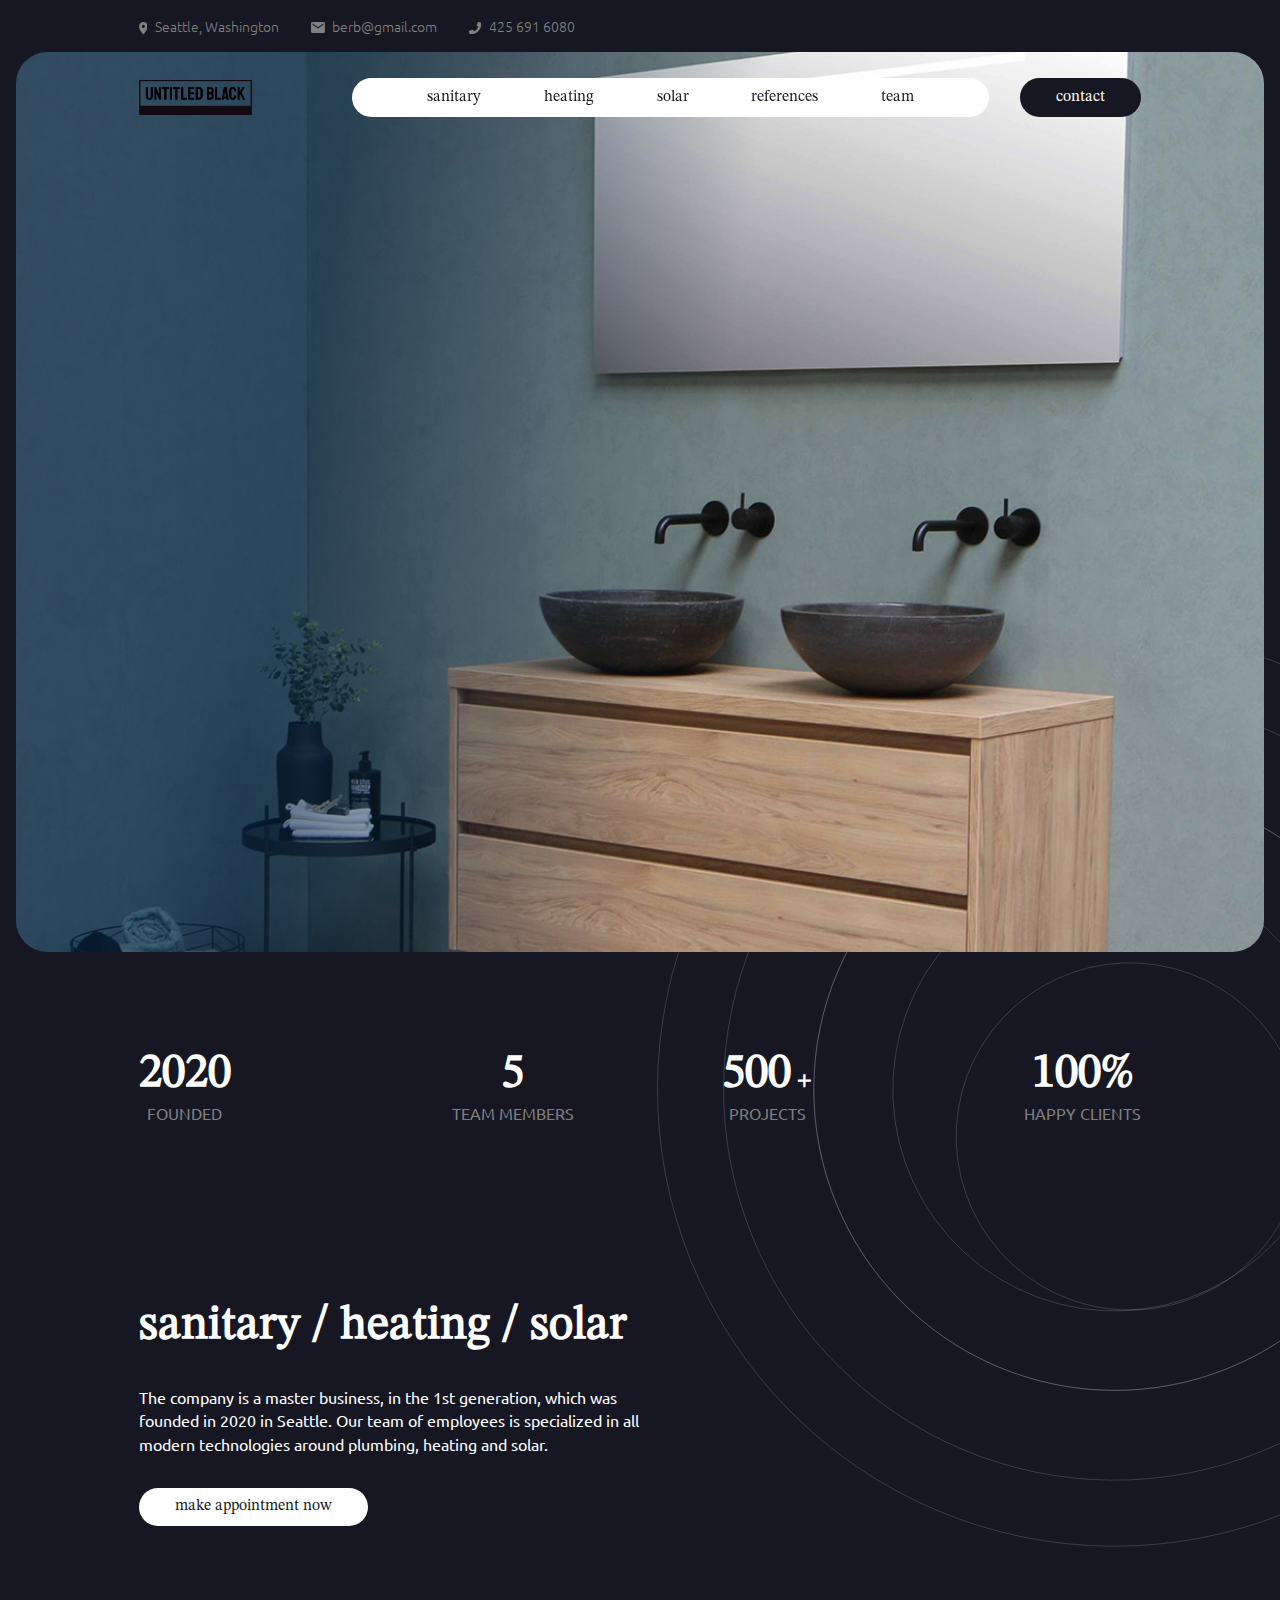
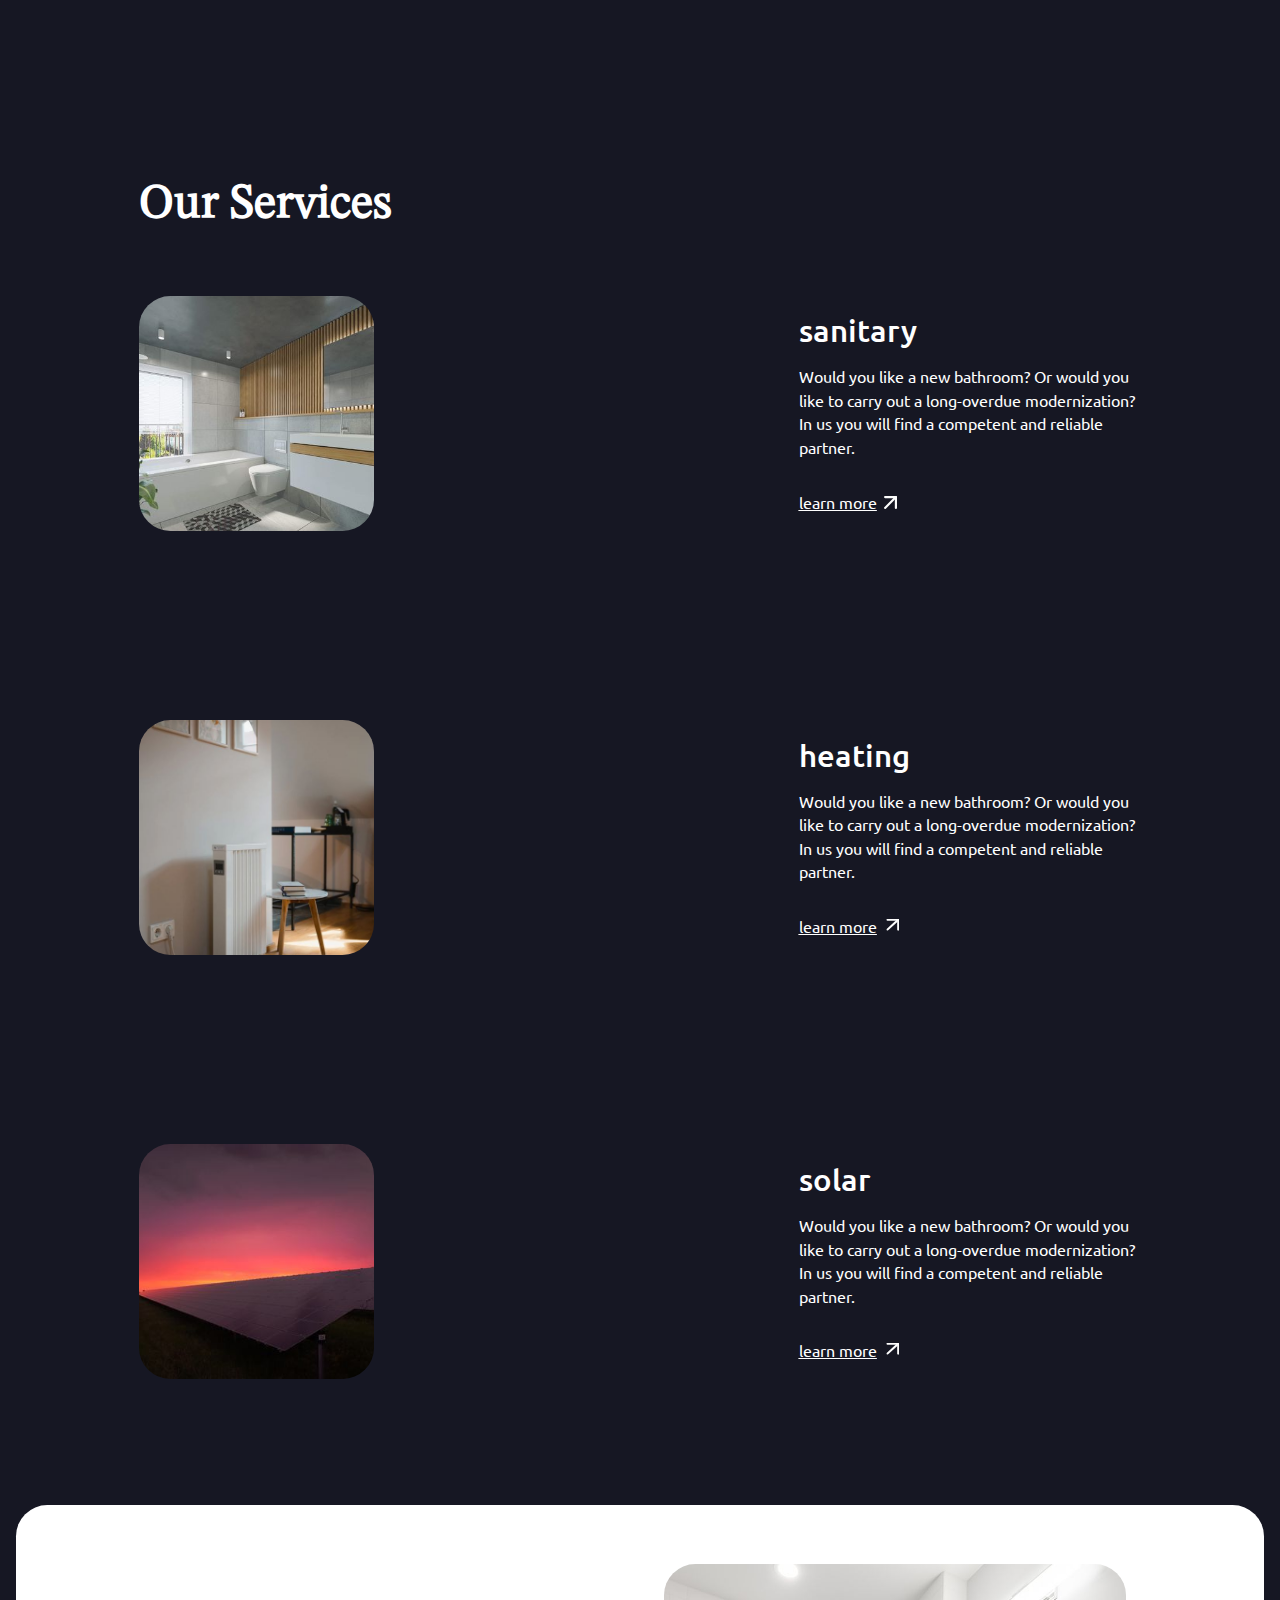
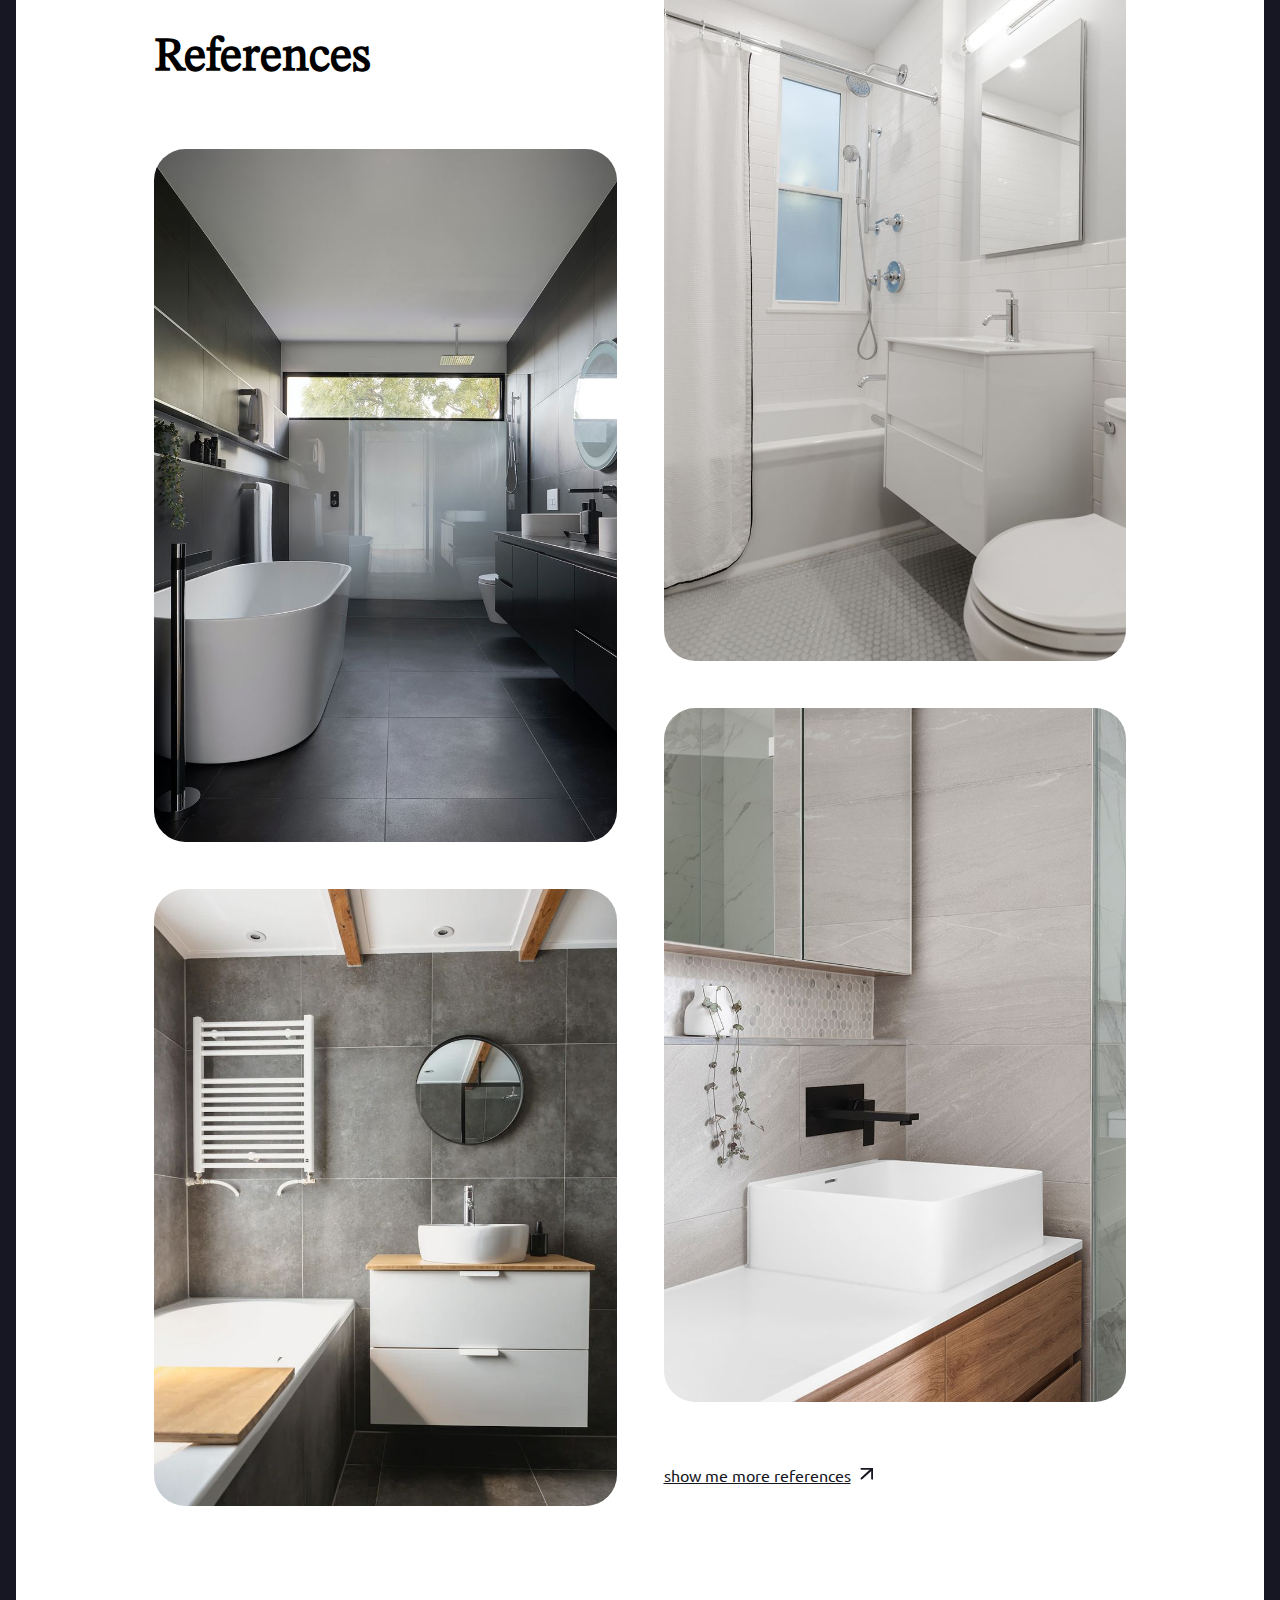
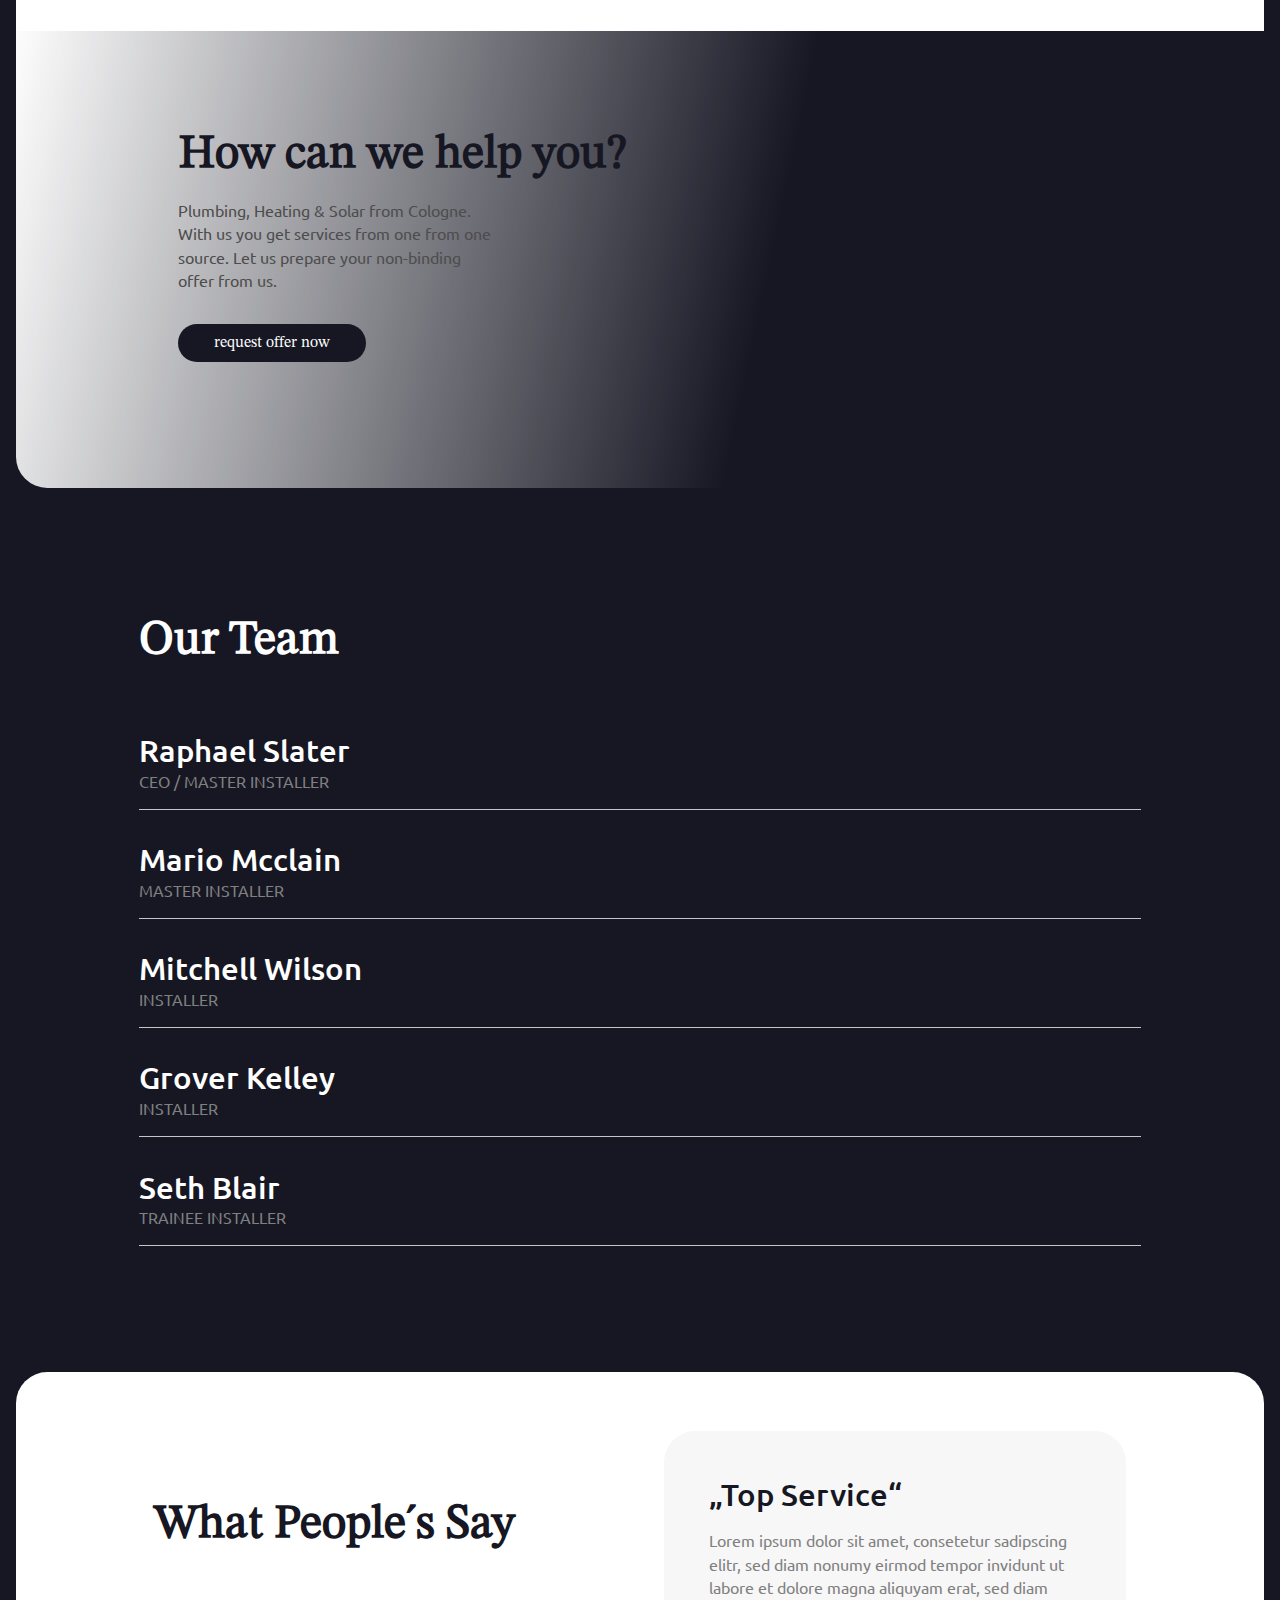
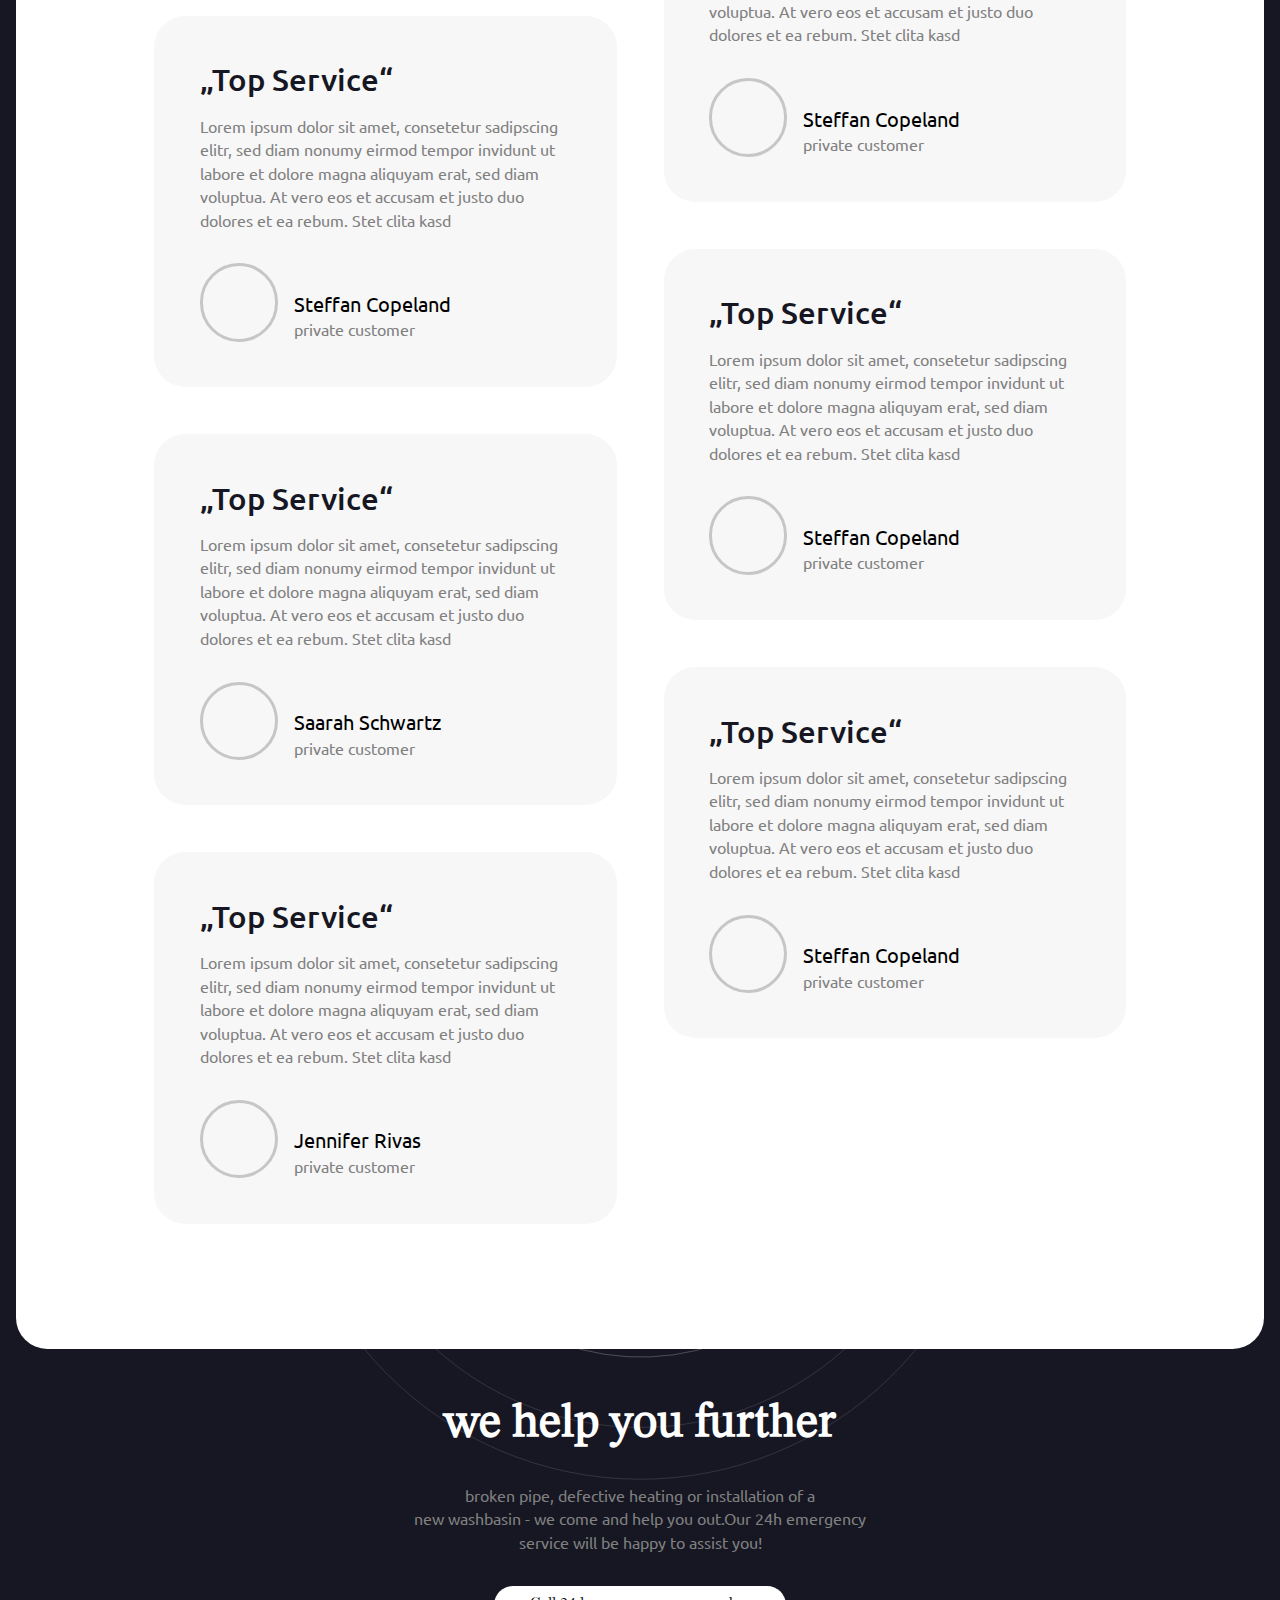
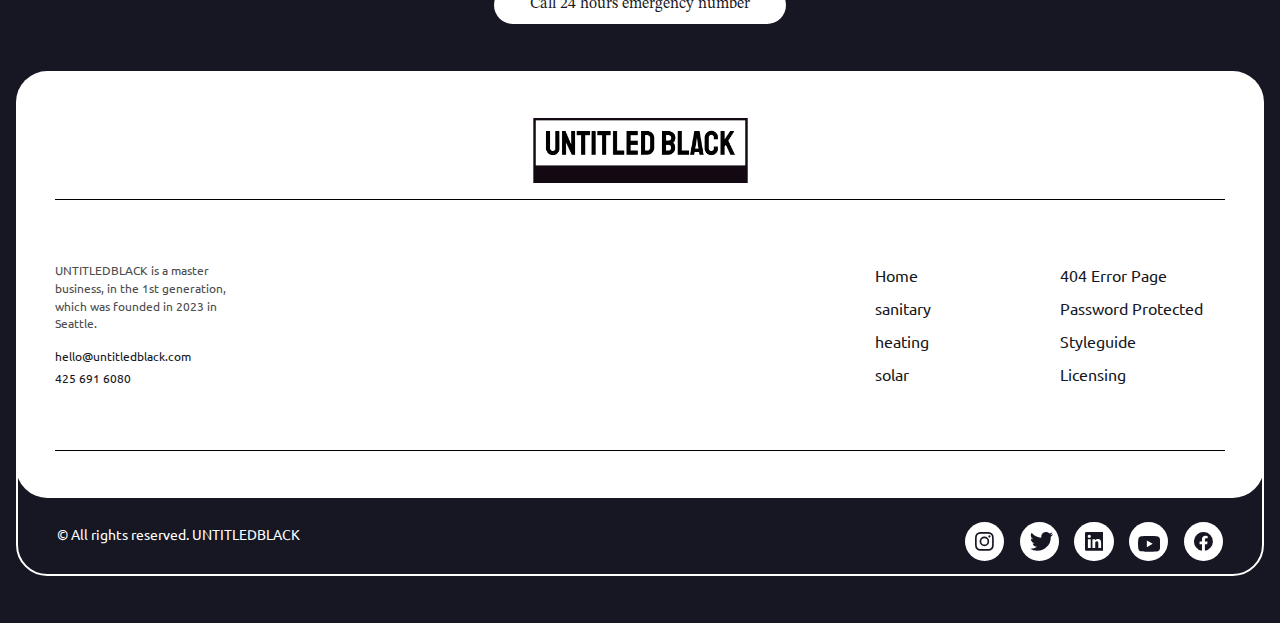
<file: index.html>
<!DOCTYPE html><!--  This site was created in Webflow. https://www.webflow.com  -->
<!--  Last Published: Tue Jan 02 2024 19:08:53 GMT+0000 (Coordinated Universal Time)  -->
<html data-wf-page="6572323140461cb928bf7d5e" data-wf-site="6572323140461cb928bf7d28">
<head>
  <meta charset="utf-8">
  <title>BERB V6</title>
  <meta content="BERB V6" property="og:title">
  <meta content="https://uploads-ssl.webflow.com/63d0b7c49d7a968c2b256268/63d0c2df8842ec0da1ada6e4_berb-webflow-template-hero.jpg" property="og:image">
  <meta content="BERB V6" property="twitter:title">
  <meta content="https://uploads-ssl.webflow.com/63d0b7c49d7a968c2b256268/63d0c2df8842ec0da1ada6e4_berb-webflow-template-hero.jpg" property="twitter:image">
  <meta content="width=device-width, initial-scale=1" name="viewport">
  <meta content="Webflow" name="generator">
  <link href="css/normalize.css" rel="stylesheet" type="text/css">
  <link href="css/webflow.css" rel="stylesheet" type="text/css">
  <link href="css/plumbing-f1a7d2.webflow.css" rel="stylesheet" type="text/css">
  <script type="text/javascript">!function(o,c){var n=c.documentElement,t=" w-mod-";n.className+=t+"js",("ontouchstart"in o||o.DocumentTouch&&c instanceof DocumentTouch)&&(n.className+=t+"touch")}(window,document);</script>
  <link href="images/favicon.png" rel="shortcut icon" type="image/x-icon">
  <link href="images/webclip.png" rel="apple-touch-icon">
</head>
<body>
  <div class="page-wrapper background-color-dark-blue overflow-hidden">
    <div data-w-id="1da2bd3a-efc3-6d2e-f4f3-fe41e6211877" data-animation="default" data-collapse="medium" data-duration="400" data-easing="ease" data-easing2="ease" role="banner" class="berb-navbar w-nav">
      <div class="berb-navbar">
        <div class="padding-global">
          <div class="container-medium">
            <div class="navbar-wrapper">
              <a href="index.html" data-w-id="1da2bd3a-efc3-6d2e-f4f3-fe41e621187c" aria-current="page" class="w-nav-brand w--current"><img src="images/logo-no-background.png" loading="lazy" width="113" sizes="113px" alt="" srcset="images/logo-no-background.png 500w, images/logo-no-background.png 800w, images/logo-no-background.png 1080w, images/logo-no-background.png 1500w"></a>
              <div class="nav-menu-wrapper">
                <nav role="navigation" class="nav-menu w-nav-menu">
                  <div class="padding-global">
                    <a href="sanitary.html" class="berb-nav-link w-nav-link">sanitary</a>
                    <a href="heating.html" class="berb-nav-link w-nav-link">heating</a>
                    <a href="solar.html" class="berb-nav-link w-nav-link">solar</a>
                    <a href="references.html" class="berb-nav-link w-nav-link">references</a>
                    <a href="https://berb-plumbing.webflow.io/#team" class="berb-nav-link w-nav-link">team</a>
                  </div>
                </nav>
                <a href="contact.html" class="nav-button-link w-inline-block">
                  <div data-w-id="1da2bd3a-efc3-6d2e-f4f3-fe41e621188b" class="button">contact</div>
                </a>
                <div class="menu-button w-nav-button">
                  <div class="icon-2 w-icon-nav-menu"></div>
                </div>
              </div>
            </div>
          </div>
        </div>
      </div>
    </div>
    <div class="global-styles w-embed">
      <style>
/* Make text look crisper and more legible in all browsers */
body {
  -webkit-font-smoothing: antialiased;
  -moz-osx-font-smoothing: grayscale;
  font-smoothing: antialiased;
  text-rendering: optimizeLegibility;
}
/* Focus state style for keyboard navigation for the focusable elements */
*[tabindex]:focus-visible,
  input[type="file"]:focus-visible {
   outline: 0.125rem solid #4d65ff;
   outline-offset: 0.125rem;
}
/* Get rid of top margin on first element in any rich text element */
.w-richtext > :not(div):first-child, .w-richtext > div:first-child > :first-child {
  margin-top: 0 !important;
}
/* Get rid of bottom margin on last element in any rich text element */
.w-richtext>:last-child, .w-richtext ol li:last-child, .w-richtext ul li:last-child {
	margin-bottom: 0 !important;
}
/* Prevent all click and hover interaction with an element */
.pointer-events-off {
	pointer-events: none;
}
/* Enables all click and hover interaction with an element */
.pointer-events-on {
  pointer-events: auto;
}
/* Create a class of .div-square which maintains a 1:1 dimension of a div */
.div-square::after {
	content: "";
	display: block;
	padding-bottom: 100%;
}
/* Make sure containers never lose their center alignment */
.container-medium,.container-small, .container-large {
	margin-right: auto !important;
  margin-left: auto !important;
}
/* 
Make the following elements inherit typography styles from the parent and not have hardcoded values. 
Important: You will not be able to style for example "All Links" in Designer with this CSS applied.
Uncomment this CSS to use it in the project. Leave this message for future hand-off.
*/
/*
a,
.w-input,
.w-select,
.w-tab-link,
.w-nav-link,
.w-dropdown-btn,
.w-dropdown-toggle,
.w-dropdown-link {
  color: inherit;
  text-decoration: inherit;
  font-size: inherit;
}
*/
/* Apply "..." after 3 lines of text */
.text-style-3lines {
	display: -webkit-box;
	overflow: hidden;
	-webkit-line-clamp: 3;
	-webkit-box-orient: vertical;
}
/* Apply "..." after 2 lines of text */
.text-style-2lines {
	display: -webkit-box;
	overflow: hidden;
	-webkit-line-clamp: 2;
	-webkit-box-orient: vertical;
}
/* Adds inline flex display */
.display-inlineflex {
  display: inline-flex;
}
/* These classes are never overwritten */
.hide {
  display: none !important;
}
@media screen and (max-width: 991px) {
    .hide, .hide-tablet {
        display: none !important;
    }
}
  @media screen and (max-width: 767px) {
    .hide-mobile-landscape{
      display: none !important;
    }
}
  @media screen and (max-width: 479px) {
    .hide-mobile{
      display: none !important;
    }
}
.margin-0 {
  margin: 0rem !important;
}
.padding-0 {
  padding: 0rem !important;
}
.spacing-clean {
padding: 0rem !important;
margin: 0rem !important;
}
.margin-top {
  margin-right: 0rem !important;
  margin-bottom: 0rem !important;
  margin-left: 0rem !important;
}
.padding-top {
  padding-right: 0rem !important;
  padding-bottom: 0rem !important;
  padding-left: 0rem !important;
}
.margin-right {
  margin-top: 0rem !important;
  margin-bottom: 0rem !important;
  margin-left: 0rem !important;
}
.padding-right {
  padding-top: 0rem !important;
  padding-bottom: 0rem !important;
  padding-left: 0rem !important;
}
.margin-bottom {
  margin-top: 0rem !important;
  margin-right: 0rem !important;
  margin-left: 0rem !important;
}
.padding-bottom {
  padding-top: 0rem !important;
  padding-right: 0rem !important;
  padding-left: 0rem !important;
}
.margin-left {
  margin-top: 0rem !important;
  margin-right: 0rem !important;
  margin-bottom: 0rem !important;
}
.padding-left {
  padding-top: 0rem !important;
  padding-right: 0rem !important;
  padding-bottom: 0rem !important;
}
.margin-horizontal {
  margin-top: 0rem !important;
  margin-bottom: 0rem !important;
}
.padding-horizontal {
  padding-top: 0rem !important;
  padding-bottom: 0rem !important;
}
.margin-vertical {
  margin-right: 0rem !important;
  margin-left: 0rem !important;
}
.padding-vertical {
  padding-right: 0rem !important;
  padding-left: 0rem !important;
}
</style>
      <style>
  html { font-size: 1.125rem; }
  @media screen and (max-width:1920px) { html { font-size: calc(0.625rem + 0.41666666666666674vw); } }
  @media screen and (max-width:1440px) { html { font-size: calc(0.8126951092611863rem + 0.20811654526534862vw); } }
  @media screen and (max-width:479px) { html { font-size: calc(0.7494769874476988rem + 0.8368200836820083vw); } }
</style>
    </div>
    <main class="main-wrapper">
      <section class="section-home-hero">
        <div class="container-medium">
          <div class="contact-infos-wrapper">
            <a href="#" class="infos-on-top-wrapper w-inline-block">
              <div class="html-embed w-embed"><svg xmlns="http://www.w3.org/2000/svg" height="100%" viewbox="0 0 10.145 14.492">
                  <path id="Icon_material-place" data-name="Icon material-place" d="M12.572,3A5.069,5.069,0,0,0,7.5,8.072c0,3.8,5.072,9.42,5.072,9.42s5.072-5.616,5.072-9.42A5.069,5.069,0,0,0,12.572,3Zm0,6.884a1.812,1.812,0,1,1,1.812-1.812A1.812,1.812,0,0,1,12.572,9.884Z" transform="translate(-7.5 -3)" fill="currentColor"></path>
                </svg></div>
              <div class="text-color-grey text-size-small text-weight-light">Seattle, Washington</div>
            </a>
            <a href="#" class="infos-on-top-wrapper w-inline-block">
              <div class="html-embed mail w-embed"><svg xmlns="http://www.w3.org/2000/svg" height="100%" viewbox="0 0 15.273 12">
                  <path id="Icon_ionic-md-mail" data-name="Icon ionic-md-mail" d="M16.068,5.625H3.7A1.459,1.459,0,0,0,2.25,7.08V16.17A1.459,1.459,0,0,0,3.7,17.625H16.068a1.459,1.459,0,0,0,1.455-1.455V7.08A1.459,1.459,0,0,0,16.068,5.625Zm-.182,3.091-6,4-6-4V7.261l6,4,6-4Z" transform="translate(-2.25 -5.625)" fill="currentColor"></path>
                </svg></div>
              <div class="text-color-grey text-size-small text-weight-light">berb@gmail.com</div>
            </a>
            <a href="#" class="infos-on-top-wrapper w-inline-block">
              <div class="html-embed w-embed"><svg xmlns="http://www.w3.org/2000/svg" height="100%" viewbox="0 0 12.219 12.219">
                  <path id="Icon_awesome-phone" data-name="Icon awesome-phone" d="M11.774.587,9.292.014a.576.576,0,0,0-.656.332L7.491,3.018a.571.571,0,0,0,.165.668L9.1,4.87A8.845,8.845,0,0,1,4.873,9.1L3.689,7.653a.572.572,0,0,0-.668-.165L.348,8.634a.58.58,0,0,0-.334.659l.573,2.482a.573.573,0,0,0,.558.444A11.072,11.072,0,0,0,12.218,1.145.572.572,0,0,0,11.774.587Z" transform="translate(0.001 0.001)" fill="currentColor"></path>
                </svg></div>
              <div class="text-color-grey text-size-small text-weight-light">425 691 6080</div>
            </a>
          </div>
        </div>
        <div class="padding-hero-section-small">
          <div class="berb-home-hero_component">
            <div class="w-layout-grid home-hero_component padding-global">
              <div id="w-node-_5f8e0033-9e36-2832-1960-f6d8ece6a561-28bf7d5e" class="container-medium">
                <div class="home-hero_content">
                  <div class="clip">
                    <h1 data-w-id="dad77e7d-819f-ea39-2dfd-2d7fc0f89872" style="-webkit-transform:translate3d(0, 100%, 0) scale3d(1, 1, 1) rotateX(0) rotateY(0) rotateZ(0) skew(0, 0);-moz-transform:translate3d(0, 100%, 0) scale3d(1, 1, 1) rotateX(0) rotateY(0) rotateZ(0) skew(0, 0);-ms-transform:translate3d(0, 100%, 0) scale3d(1, 1, 1) rotateX(0) rotateY(0) rotateZ(0) skew(0, 0);transform:translate3d(0, 100%, 0) scale3d(1, 1, 1) rotateX(0) rotateY(0) rotateZ(0) skew(0, 0)" class="hero-headline text-color-white mobile">YOUR PLUMBING</h1>
                  </div>
                  <div class="clip">
                    <h1 data-w-id="1f8182f6-5ea1-8b68-9645-770f90f38d44" style="-webkit-transform:translate3d(0, 100%, 0) scale3d(1, 1, 1) rotateX(0) rotateY(0) rotateZ(0) skew(0, 0);-moz-transform:translate3d(0, 100%, 0) scale3d(1, 1, 1) rotateX(0) rotateY(0) rotateZ(0) skew(0, 0);-ms-transform:translate3d(0, 100%, 0) scale3d(1, 1, 1) rotateX(0) rotateY(0) rotateZ(0) skew(0, 0);transform:translate3d(0, 100%, 0) scale3d(1, 1, 1) rotateX(0) rotateY(0) rotateZ(0) skew(0, 0)" class="hero-headline text-color-white mobile">SPECIALIST <br></h1>
                  </div>
                  <div class="clip">
                    <h1 data-w-id="341b21aa-5ad7-1b0d-999a-f36e97804f5f" style="-webkit-transform:translate3d(0, 100%, 0) scale3d(1, 1, 1) rotateX(0) rotateY(0) rotateZ(0) skew(0, 0);-moz-transform:translate3d(0, 100%, 0) scale3d(1, 1, 1) rotateX(0) rotateY(0) rotateZ(0) skew(0, 0);-ms-transform:translate3d(0, 100%, 0) scale3d(1, 1, 1) rotateX(0) rotateY(0) rotateZ(0) skew(0, 0);transform:translate3d(0, 100%, 0) scale3d(1, 1, 1) rotateX(0) rotateY(0) rotateZ(0) skew(0, 0)" class="hero-headline text-color-white mobile">IN SEATTLE</h1>
                  </div>
                  <div class="padding-bottom padding-small"></div>
                  <div class="padding-bottom-2 padding-small"></div>
                  <div class="max-width-medium">
                    <div data-w-id="dad77e7d-819f-ea39-2dfd-2d7fc0f89875" style="opacity:0" class="text-size-medium-2 text-color-grey">we are a certified company &amp; provide best plumbing services for you &amp; your company.</div>
                  </div>
                  <div class="padding-bottom-2 padding-large"></div>
                  <div class="max-width-xxsmall-2">
                    <div class="hero-button-wrapper">
                      <a data-w-id="eda62d84-e74a-b920-c588-20cb6e9db380" style="opacity:0" href="contact.html" class="button display-inlineflex w-button">contact</a>
                      <a href="#learn-more" data-w-id="8749b7bf-d18e-8827-ca26-46fad0f65f2a" style="opacity:0" class="learn-more-link-block w-inline-block">
                        <div class="lern-more-text">Learn more</div>
                        <div data-w-id="942b04f0-9a51-89fc-3057-e1bd554c4093" style="-webkit-transform:translate3d(0px, 0rem, 0px) scale3d(1, 1, 1) rotateX(0) rotateY(0) rotateZ(0) skew(0, 0);-moz-transform:translate3d(0px, 0rem, 0px) scale3d(1, 1, 1) rotateX(0) rotateY(0) rotateZ(0) skew(0, 0);-ms-transform:translate3d(0px, 0rem, 0px) scale3d(1, 1, 1) rotateX(0) rotateY(0) rotateZ(0) skew(0, 0);transform:translate3d(0px, 0rem, 0px) scale3d(1, 1, 1) rotateX(0) rotateY(0) rotateZ(0) skew(0, 0);transform-style:preserve-3d" class="learn-more-icon w-embed"><svg xmlns="http://www.w3.org/2000/svg" height="auto" viewbox="0 0 23.828 23">
                            <g transform="translate(-6.086 -6.5)">
                              <path id="Pfad_470" data-name="Pfad 470" d="M18,7.5v21" fill="currentcolor" stroke="currentcolor" stroke-linecap="round" stroke-linejoin="round" stroke-width="2"></path>
                              <path id="Pfad_471" data-name="Pfad 471" d="M28.5,18,18,28.5,7.5,18" fill="none" stroke="currentcolor" stroke-linecap="round" stroke-linejoin="round" stroke-width="2"></path>
                            </g>
                          </svg></div>
                      </a>
                    </div>
                  </div>
                </div>
              </div>
            </div>
          </div>
        </div>
      </section>
      <section id="learn-more" class="section-home-about position-relativ">
        <div class="padding-global">
          <div class="padding-section-small">
            <div class="container-medium">
              <div class="about_component">
                <div id="w-node-_28a214a8-b504-608d-dc71-eb3b3cc846ba-28bf7d5e" class="about-numbers-wrapper fade-in">
                  <div class="heading-style-h2---berb text-color-white">2020</div>
                  <div class="text-color-grey text-style-allcaps">FOUNDED</div>
                </div>
                <div id="w-node-_60036c26-2504-9790-a7df-8977dccf5f57-28bf7d5e" class="about-numbers-wrapper fade-in-1">
                  <div class="heading-style-h2---berb text-color-white">5</div>
                  <div class="text-color-grey text-style-allcaps">Team members</div>
                </div>
                <div id="w-node-_8bd26ec8-c5de-5866-3b3f-1d975a76f191-28bf7d5e" class="about-numbers-wrapper fade-in-2">
                  <div class="heading-style-h2---berb text-color-white">500<span class="numers-plus">+</span></div>
                  <div class="text-color-grey text-style-allcaps">Projects</div>
                </div>
                <div id="w-node-e936ce7f-9a4e-d7bb-308c-66ae88f2f776-28bf7d5e" class="about-numbers-wrapper fade-in-3">
                  <div class="heading-style-h2---berb text-color-white">100%</div>
                  <div class="text-color-grey text-style-allcaps">Happy CLients</div>
                </div>
              </div>
            </div>
          </div>
        </div><img src="images/BERB-circle.svg" loading="lazy" data-w-id="f0ae6647-0a42-5b90-33ce-5fe81442c131" alt="" class="circle-image position-absolut">
      </section>
      <section class="section-home-sanitary-heating-solar">
        <div class="padding-global">
          <div class="padding-section-large">
            <div class="container-medium">
              <div class="sanitary-heating-solar_component">
                <div id="w-node-efb8b664-3689-267e-30b6-80ec32d48f8c-28bf7d5e" class="sanitary-heating-solar-wrapper">
                  <div class="heading-style-h2---berb text-color-white slide-in-left">sanitary / heating / solar</div>
                  <div class="padding-bottom padding-medium"></div>
                  <div class="max-width-medium-xl">
                    <p class="text-color-white slide-in-left_2">The company is a master business, in the 1st generation, which was founded in 2020 in Seattle. Our team of employees is specialized in all modern technologies around plumbing, heating and solar.</p>
                  </div>
                  <div class="padding-bottom padding-medium"></div>
                  <a href="#" class="button-secondary w-button">make appointment now</a>
                </div>
              </div>
            </div>
          </div>
        </div>
      </section>
      <section class="section-home-services z-index-1">
        <div class="padding-global">
          <div class="padding-section-large">
            <div class="container-medium">
              <h2 class="heading-style-h2---berb text-color-white slide-in-left">Our Services</h2>
              <div class="padding-bottom padding-medium"></div>
              <div class="padding-bottom padding-medium"></div>
              <div class="our-services_component">
                <a id="w-node-_8865343b-50d4-3b33-325a-983dd5d773fc-28bf7d5e" data-w-id="8865343b-50d4-3b33-325a-983dd5d773fc" href="#" class="our-services-wrapper w-inline-block"><img src="images/berb-badezimmer-services.jpg" loading="lazy" sizes="(max-width: 479px) 92vw, (max-width: 767px) 44vw, (max-width: 991px) 29vw, 23vw" srcset="images/berb-badezimmer-services-p-500.jpg 500w, images/berb-badezimmer-services-p-800.jpg 800w, images/berb-badezimmer-services-p-1080.jpg 1080w, images/berb-badezimmer-services-p-1600.jpg 1600w, images/berb-badezimmer-services-p-2000.jpg 2000w, images/berb-badezimmer-services.jpg 2500w" alt="sanitary service bathroom" class="sanitary-image"></a>
                <div id="w-node-e648c49e-67c7-fabb-7e8e-619791f0bb66-28bf7d5e" class="our-service-home-content">
                  <h2 data-w-id="d6ef51e7-ae4e-0b3a-024b-85fbbf67f5ec" class="heading-style-our-services text-color-white">sanitary</h2>
                  <div class="padding-bottom padding-small"></div>
                  <p class="text-color-white fade-in">Would you like a new bathroom? Or would you like to carry out a long-overdue modernization? In us you will find a competent and reliable partner.</p>
                  <div class="padding-bottom padding-medium"></div>
                  <a href="sanitary.html" class="our-services-link-wrapper fade-in-1 w-inline-block">
                    <div class="learn-more-link">learn more</div><img src="images/arrow-right-up.svg" loading="lazy" alt="" class="image">
                  </a>
                </div>
                <div id="w-node-_655461bc-0008-76a8-59f5-ec05d43817e6-28bf7d5e" class="divider-wrapper">
                  <div class="padding-bottom padding-large"></div>
                  <div class="padding-bottom padding-medium"></div>
                  <div id="w-node-_9f7b0c76-7af5-af9a-d234-8e9b99726439-28bf7d5e" data-w-id="9f7b0c76-7af5-af9a-d234-8e9b99726439" style="-webkit-transform:translate3d(0, 0, 0) scale3d(0, 0, 1) rotateX(0) rotateY(0) rotateZ(0) skew(0, 0);-moz-transform:translate3d(0, 0, 0) scale3d(0, 0, 1) rotateX(0) rotateY(0) rotateZ(0) skew(0, 0);-ms-transform:translate3d(0, 0, 0) scale3d(0, 0, 1) rotateX(0) rotateY(0) rotateZ(0) skew(0, 0);transform:translate3d(0, 0, 0) scale3d(0, 0, 1) rotateX(0) rotateY(0) rotateZ(0) skew(0, 0)" class="our-services-divider"></div>
                  <div class="padding-bottom padding-large"></div>
                  <div class="padding-bottom padding-medium"></div>
                </div>
                <a id="w-node-_06d98277-505d-26be-73a4-50689fb7abc8-28bf7d5e" data-w-id="06d98277-505d-26be-73a4-50689fb7abc8" href="#" class="our-services-wrapper w-inline-block"><img src="images/berb-heating-services.jpg" loading="lazy" sizes="(max-width: 479px) 92vw, (max-width: 767px) 44vw, (max-width: 991px) 29vw, 23vw" srcset="images/berb-heating-services-p-500.jpg 500w, images/berb-heating-services-p-800.jpg 800w, images/berb-heating-services.jpg 900w" alt="berb heating services" class="sanitary-image"></a>
                <div id="w-node-_37b5660c-0ee6-64c9-9eb6-40bb60b4941a-28bf7d5e" class="our-service-home-content">
                  <h2 data-w-id="37b5660c-0ee6-64c9-9eb6-40bb60b4941b" class="heading-style-our-services text-color-white">heating</h2>
                  <div class="padding-bottom padding-small"></div>
                  <p class="text-color-white fade-in">Would you like a new bathroom? Or would you like to carry out a long-overdue modernization? In us you will find a competent and reliable partner.</p>
                  <div class="padding-bottom padding-medium"></div>
                  <a data-w-id="37b5660c-0ee6-64c9-9eb6-40bb60b49421" href="heating.html" class="our-services-link-wrapper w-inline-block">
                    <div class="learn-more-link">learn more</div><img src="images/arrow-right-up.svg" loading="lazy" style="-webkit-transform:translate3d(0.15rem, -0.15rem, 0) scale3d(1, 1, 1) rotateX(0) rotateY(0) rotateZ(0) skew(0, 0);-moz-transform:translate3d(0.15rem, -0.15rem, 0) scale3d(1, 1, 1) rotateX(0) rotateY(0) rotateZ(0) skew(0, 0);-ms-transform:translate3d(0.15rem, -0.15rem, 0) scale3d(1, 1, 1) rotateX(0) rotateY(0) rotateZ(0) skew(0, 0);transform:translate3d(0.15rem, -0.15rem, 0) scale3d(1, 1, 1) rotateX(0) rotateY(0) rotateZ(0) skew(0, 0)" alt="" class="image">
                  </a>
                </div>
                <div id="w-node-_5189c41a-5d38-fafa-28f8-62d03413b843-28bf7d5e" class="divider-wrapper">
                  <div class="padding-bottom padding-large"></div>
                  <div class="padding-bottom padding-medium"></div>
                  <div id="w-node-_5189c41a-5d38-fafa-28f8-62d03413b846-28bf7d5e" data-w-id="5189c41a-5d38-fafa-28f8-62d03413b846" style="-webkit-transform:translate3d(0, 0, 0) scale3d(0, 0, 1) rotateX(0) rotateY(0) rotateZ(0) skew(0, 0);-moz-transform:translate3d(0, 0, 0) scale3d(0, 0, 1) rotateX(0) rotateY(0) rotateZ(0) skew(0, 0);-ms-transform:translate3d(0, 0, 0) scale3d(0, 0, 1) rotateX(0) rotateY(0) rotateZ(0) skew(0, 0);transform:translate3d(0, 0, 0) scale3d(0, 0, 1) rotateX(0) rotateY(0) rotateZ(0) skew(0, 0)" class="our-services-divider"></div>
                  <div class="padding-bottom padding-large"></div>
                  <div class="padding-bottom padding-medium"></div>
                </div>
                <a id="w-node-_3b0c98d5-653d-8184-6cca-967c975ef1c9-28bf7d5e" data-w-id="3b0c98d5-653d-8184-6cca-967c975ef1c9" href="#" class="our-services-wrapper w-inline-block"><img src="images/berb-solar-services.jpg" loading="lazy" sizes="(max-width: 479px) 92vw, (max-width: 767px) 44vw, (max-width: 991px) 29vw, 23vw" srcset="images/berb-solar-services-p-500.jpg 500w, images/berb-solar-services-p-800.jpg 800w, images/berb-solar-services-p-1080.jpg 1080w, images/berb-solar-services-p-1600.jpg 1600w, images/berb-solar-services-p-2000.jpg 2000w, images/berb-solar-services.jpg 2294w" alt="berb solar services" class="sanitary-image"></a>
                <div id="w-node-_59fb666d-ebc0-ee58-0e1d-e115d4420c55-28bf7d5e" class="our-service-home-content">
                  <h2 data-w-id="59fb666d-ebc0-ee58-0e1d-e115d4420c56" class="heading-style-our-services text-color-white">solar</h2>
                  <div class="padding-bottom padding-small"></div>
                  <p class="text-color-white fade-in">Would you like a new bathroom? Or would you like to carry out a long-overdue modernization? In us you will find a competent and reliable partner.</p>
                  <div class="padding-bottom padding-medium"></div>
                  <a data-w-id="59fb666d-ebc0-ee58-0e1d-e115d4420c5c" href="solar.html" class="our-services-link-wrapper w-inline-block">
                    <div class="learn-more-link">learn more</div><img src="images/arrow-right-up.svg" loading="lazy" style="-webkit-transform:translate3d(0.15rem, -0.15rem, 0) scale3d(1, 1, 1) rotateX(0) rotateY(0) rotateZ(0) skew(0, 0);-moz-transform:translate3d(0.15rem, -0.15rem, 0) scale3d(1, 1, 1) rotateX(0) rotateY(0) rotateZ(0) skew(0, 0);-ms-transform:translate3d(0.15rem, -0.15rem, 0) scale3d(1, 1, 1) rotateX(0) rotateY(0) rotateZ(0) skew(0, 0);transform:translate3d(0.15rem, -0.15rem, 0) scale3d(1, 1, 1) rotateX(0) rotateY(0) rotateZ(0) skew(0, 0)" alt="" class="image">
                  </a>
                </div>
              </div>
            </div>
          </div>
        </div>
      </section>
      <section class="section-home-references">
        <div id="references" class="padding-section-large">
          <div id="w-node-b8210df0-e325-73c9-d8ea-90ade18f3abf-28bf7d5e" class="container-medium">
            <div class="padding-global-small">
              <div class="w-layout-grid home-references_component padding-global">
                <div id="w-node-c55df942-37b4-339c-4b67-5d9c3d01dc6a-28bf7d5e" data-w-id="c55df942-37b4-339c-4b67-5d9c3d01dc6a" class="home-references-content-left">
                  <h2 class="heading-style-h2---berb slide-in-left text-color-black">References</h2>
                  <div class="padding-bottom padding-xlarge"></div>
                  <div data-w-id="5abba05a-789e-1240-8c55-b2fe1a278fa1" class="home-references-animation-wrapper-left"><img src="images/berb-reference-image.jpg" loading="lazy" sizes="(max-width: 479px) 85vw, 45vw" srcset="images/berb-reference-image-p-500.jpg 500w, images/berb-reference-image-p-800.jpg 800w, images/berb-reference-image-p-1080.jpg 1080w, images/berb-reference-image.jpg 1120w" alt="berb reference image" class="home-references-images">
                    <div class="padding-bottom padding-large"></div><img src="images/berb-reference-image_1.jpg" loading="lazy" sizes="(max-width: 479px) 85vw, 45vw" srcset="images/berb-reference-image_1-p-500.jpg 500w, images/berb-reference-image_1-p-800.jpg 800w, images/berb-reference-image_1.jpg 900w" alt="berb reference image" class="home-references-images">
                  </div>
                </div>
                <div id="w-node-_7552602d-2f19-9bbf-1854-43b799cae18a-28bf7d5e" data-w-id="7552602d-2f19-9bbf-1854-43b799cae18a" class="home-references-content-right"><img src="images/berb-reference-image_2.jpg" loading="lazy" sizes="(max-width: 479px) 85vw, 45vw" srcset="images/berb-reference-image_2-p-500.jpg 500w, images/berb-reference-image_2-p-800.jpg 800w, images/berb-reference-image_2.jpg 1035w" alt="berb reference image" class="home-references-images">
                  <div class="padding-bottom padding-large"></div><img src="images/berb-reference-image_3.jpg" loading="lazy" sizes="(max-width: 479px) 85vw, 45vw" srcset="images/berb-reference-image_3-p-500.jpg 500w, images/berb-reference-image_3-p-800.jpg 800w, images/berb-reference-image_3.jpg 833w" alt="berb reference image" class="home-references-images">
                  <div class="padding-bottom padding-xlarge"></div>
                  <a data-w-id="c8ddb719-d0ee-0c1b-b4cb-d3477b4c90e5" href="references.html" class="home-references-link-wrapper w-inline-block">
                    <div class="learn-more-link text-color-dark-blue">show me more references</div><img src="images/arrow-up-right.svg" loading="lazy" style="-webkit-transform:translate3d(0.15rem, -0.15rem, 0) scale3d(1, 1, 1) rotateX(0) rotateY(0) rotateZ(0) skew(0, 0);-moz-transform:translate3d(0.15rem, -0.15rem, 0) scale3d(1, 1, 1) rotateX(0) rotateY(0) rotateZ(0) skew(0, 0);-ms-transform:translate3d(0.15rem, -0.15rem, 0) scale3d(1, 1, 1) rotateX(0) rotateY(0) rotateZ(0) skew(0, 0);transform:translate3d(0.15rem, -0.15rem, 0) scale3d(1, 1, 1) rotateX(0) rotateY(0) rotateZ(0) skew(0, 0)" alt="" class="image">
                  </a>
                </div>
              </div>
            </div>
          </div>
        </div>
      </section>
      <section class="section-home-cta-help">
        <div class="padding-section-large">
          <div id="w-node-_8b76a9e0-2bea-8b92-eeb7-43cc2b11208c-28bf7d5e" class="container-medium">
            <div class="padding-global">
              <div class="w-layout-grid home-cta-help_component padding-global">
                <div id="w-node-_8b76a9e0-2bea-8b92-eeb7-43cc2b11208f-28bf7d5e" class="home-cta-help-wrapper">
                  <h2 class="heading-style-h2---berb fade-in-2 text-color-dark-blue">How can we help you?</h2>
                  <div class="padding-bottom padding-small"></div>
                  <div class="max-width-small">
                    <p class="fade-in-3 text-color-dark-grey">Plumbing, Heating &amp; Solar from Cologne. With us you get services from one from one source. Let us prepare your non-binding offer from us.</p>
                  </div>
                  <div class="padding-bottom padding-medium"></div>
                  <a href="#" class="button display-inlineflex fade-in-3 w-button">request offer now</a>
                </div>
              </div>
            </div>
          </div>
        </div>
      </section>
      <section id="team" class="section-home-team z-index-1">
        <div class="padding-global">
          <div class="padding-section-large">
            <div class="container-medium">
              <h2 class="heading-style-h2---berb text-color-white slide-in-left">Our Team</h2>
              <div class="padding-bottom padding-medium"></div>
              <div class="padding-bottom padding-medium"></div>
              <div class="our-team_component">
                <div class="our-service-home-content">
                  <h2 class="heading-style-our-services text-color-white">Raphael Slater</h2>
                  <div class="text-color-grey text-style-allcaps">CEO / MASTER INSTALLER</div>
                  <div class="padding-bottom padding-small"></div>
                </div>
                <div class="team-image-wrapper"><img src="images/team-image.jpg" loading="lazy" sizes="(max-width: 479px) 31vw, 100vw" srcset="images/team-image-p-500.jpg 500w, images/team-image-p-800.jpg 800w, images/team-image.jpg 878w" alt="berb team image" class="image-2"></div>
              </div>
              <div class="our-team_component">
                <div class="our-service-home-content">
                  <div class="padding-bottom padding-medium"></div>
                  <h2 class="heading-style-our-services text-color-white">Mario Mcclain</h2>
                  <div class="text-color-grey text-style-allcaps">MASTER INSTALLER</div>
                  <div class="padding-bottom padding-small"></div>
                </div>
                <div class="team-image-wrapper"><img src="images/team-image.jpg" loading="lazy" sizes="(max-width: 479px) 36vw, 100vw" srcset="images/team-image-p-500.jpg 500w, images/team-image-p-800.jpg 800w, images/team-image.jpg 878w" alt="berb team image" class="image-2"></div>
              </div>
              <div class="our-team_component">
                <div class="our-service-home-content">
                  <div class="padding-bottom padding-medium"></div>
                  <h2 class="heading-style-our-services text-color-white">Mitchell Wilson</h2>
                  <div class="text-color-grey text-style-allcaps">INSTALLER</div>
                  <div class="padding-bottom padding-small"></div>
                </div>
                <div class="team-image-wrapper"><img src="images/team-image.jpg" loading="lazy" sizes="(max-width: 479px) 36vw, 100vw" srcset="images/team-image-p-500.jpg 500w, images/team-image-p-800.jpg 800w, images/team-image.jpg 878w" alt="berb team image" class="image-2"></div>
              </div>
              <div class="our-team_component">
                <div class="our-service-home-content">
                  <div class="padding-bottom padding-medium"></div>
                  <h2 class="heading-style-our-services text-color-white">Grover Kelley</h2>
                  <div class="text-color-grey text-style-allcaps">INSTALLER</div>
                  <div class="padding-bottom padding-small"></div>
                </div>
                <div class="team-image-wrapper"><img src="images/team-image.jpg" loading="lazy" sizes="(max-width: 479px) 38vw, 100vw" srcset="images/team-image-p-500.jpg 500w, images/team-image-p-800.jpg 800w, images/team-image.jpg 878w" alt="berb team image" class="image-2"></div>
              </div>
              <div class="our-team_component">
                <div class="our-service-home-content">
                  <div class="padding-bottom padding-medium"></div>
                  <h2 class="heading-style-our-services text-color-white">Seth Blair</h2>
                  <div class="text-color-grey text-style-allcaps">TRAINEE INSTALLER</div>
                  <div class="padding-bottom padding-small"></div>
                </div>
                <div class="team-image-wrapper"><img src="images/team-image.jpg" loading="lazy" sizes="(max-width: 479px) 36vw, 100vw" srcset="images/team-image-p-500.jpg 500w, images/team-image-p-800.jpg 800w, images/team-image.jpg 878w" alt="berb team image" class="image-2"></div>
              </div>
            </div>
          </div>
        </div>
      </section>
      <section class="section-home-testimonials">
        <div class="padding-section-large">
          <div id="w-node-_39a728c4-9692-e785-705b-f9d595df25e0-28bf7d5e" class="container-medium">
            <div class="padding-global-small">
              <div class="w-layout-grid home-references_component padding-global">
                <div id="w-node-_39a728c4-9692-e785-705b-f9d595df25e3-28bf7d5e" class="home-testimonials-content-left">
                  <h2 class="heading-style-h2---berb slide-in-left text-color-dark-blue">What People´s Say</h2>
                  <div class="padding-bottom padding-xlarge"></div>
                  <div data-w-id="b4bfb7b4-6597-dac3-bda4-acc3245e937f" class="testimonial-animation-wrapper-left">
                    <div class="testimonial-card-wrapper">
                      <h3 class="text-weight-medium text-color-dark-blue">„Top Service“</h3>
                      <div class="padding-bottom padding-small"></div>
                      <p class="text-color-grey">Lorem ipsum dolor sit amet, consetetur sadipscing elitr, sed diam nonumy eirmod tempor invidunt ut labore et dolore magna aliquyam erat, sed diam voluptua. At vero eos et accusam et justo duo dolores et ea rebum. Stet clita kasd</p>
                      <div class="padding-bottom padding-medium"></div>
                      <div class="customer-testimonial-wrapper">
                        <div class="testimonial-image-wrapper"><img src="images/team-image.jpg" loading="lazy" sizes="(max-width: 479px) 28vw, (max-width: 767px) 14vw, (max-width: 991px) 9vw, 7vw" srcset="images/team-image-p-500.jpg 500w, images/team-image-p-800.jpg 800w, images/team-image.jpg 878w" alt="berb team image"></div>
                        <div class="testimonial-name-wrapper">
                          <div class="text-size-medium">Steffan Copeland</div>
                          <div class="text-color-grey">private customer</div>
                        </div>
                      </div>
                    </div>
                    <div class="padding-bottom padding-large"></div>
                    <div class="testimonial-card-wrapper">
                      <h3 class="text-weight-medium text-color-dark-blue">„Top Service“</h3>
                      <div class="padding-bottom padding-small"></div>
                      <p class="text-color-grey">Lorem ipsum dolor sit amet, consetetur sadipscing elitr, sed diam nonumy eirmod tempor invidunt ut labore et dolore magna aliquyam erat, sed diam voluptua. At vero eos et accusam et justo duo dolores et ea rebum. Stet clita kasd</p>
                      <div class="padding-bottom padding-medium"></div>
                      <div class="customer-testimonial-wrapper">
                        <div class="testimonial-image-wrapper"><img src="images/team-image.jpg" loading="lazy" sizes="(max-width: 479px) 28vw, (max-width: 767px) 14vw, (max-width: 991px) 9vw, 7vw" srcset="images/team-image-p-500.jpg 500w, images/team-image-p-800.jpg 800w, images/team-image.jpg 878w" alt="berb team image"></div>
                        <div class="testimonial-name-wrapper">
                          <div class="text-size-medium">Saarah Schwartz</div>
                          <div class="text-color-grey">private customer</div>
                        </div>
                      </div>
                    </div>
                    <div class="padding-bottom padding-large"></div>
                  </div>
                  <div class="testimonial-card-wrapper">
                    <h3 class="text-weight-medium text-color-dark-blue">„Top Service“</h3>
                    <div class="padding-bottom padding-small"></div>
                    <p class="text-color-grey">Lorem ipsum dolor sit amet, consetetur sadipscing elitr, sed diam nonumy eirmod tempor invidunt ut labore et dolore magna aliquyam erat, sed diam voluptua. At vero eos et accusam et justo duo dolores et ea rebum. Stet clita kasd</p>
                    <div class="padding-bottom padding-medium"></div>
                    <div class="customer-testimonial-wrapper">
                      <div class="testimonial-image-wrapper"><img src="images/team-image.jpg" loading="lazy" sizes="(max-width: 479px) 28vw, (max-width: 767px) 14vw, (max-width: 991px) 9vw, 7vw" srcset="images/team-image-p-500.jpg 500w, images/team-image-p-800.jpg 800w, images/team-image.jpg 878w" alt="berb team image"></div>
                      <div class="testimonial-name-wrapper">
                        <div class="text-size-medium">Jennifer Rivas</div>
                        <div class="text-color-grey">private customer</div>
                      </div>
                    </div>
                  </div>
                </div>
                <div id="w-node-_39a728c4-9692-e785-705b-f9d595df25ea-28bf7d5e" data-w-id="39a728c4-9692-e785-705b-f9d595df25ea" class="home-references-content-right">
                  <div class="testimonial-card-wrapper">
                    <h3 class="text-weight-medium text-color-dark-blue">„Top Service“</h3>
                    <div class="padding-bottom padding-small"></div>
                    <p class="text-color-grey">Lorem ipsum dolor sit amet, consetetur sadipscing elitr, sed diam nonumy eirmod tempor invidunt ut labore et dolore magna aliquyam erat, sed diam voluptua. At vero eos et accusam et justo duo dolores et ea rebum. Stet clita kasd</p>
                    <div class="padding-bottom padding-medium"></div>
                    <div class="customer-testimonial-wrapper">
                      <div class="testimonial-image-wrapper"><img src="images/team-image.jpg" loading="lazy" sizes="(max-width: 479px) 28vw, (max-width: 767px) 14vw, (max-width: 991px) 9vw, 7vw" srcset="images/team-image-p-500.jpg 500w, images/team-image-p-800.jpg 800w, images/team-image.jpg 878w" alt="berb team image"></div>
                      <div class="testimonial-name-wrapper">
                        <div class="text-size-medium">Steffan Copeland</div>
                        <div class="text-color-grey">private customer</div>
                      </div>
                    </div>
                  </div>
                  <div class="padding-bottom padding-large"></div>
                  <div class="testimonial-card-wrapper">
                    <h3 class="text-weight-medium text-color-dark-blue">„Top Service“</h3>
                    <div class="padding-bottom padding-small"></div>
                    <p class="text-color-grey">Lorem ipsum dolor sit amet, consetetur sadipscing elitr, sed diam nonumy eirmod tempor invidunt ut labore et dolore magna aliquyam erat, sed diam voluptua. At vero eos et accusam et justo duo dolores et ea rebum. Stet clita kasd</p>
                    <div class="padding-bottom padding-medium"></div>
                    <div class="customer-testimonial-wrapper">
                      <div class="testimonial-image-wrapper"><img src="images/team-image.jpg" loading="lazy" sizes="(max-width: 479px) 28vw, (max-width: 767px) 14vw, (max-width: 991px) 9vw, 7vw" srcset="images/team-image-p-500.jpg 500w, images/team-image-p-800.jpg 800w, images/team-image.jpg 878w" alt="berb team image"></div>
                      <div class="testimonial-name-wrapper">
                        <div class="text-size-medium">Steffan Copeland</div>
                        <div class="text-color-grey">private customer</div>
                      </div>
                    </div>
                  </div>
                  <div class="padding-bottom padding-large"></div>
                  <div class="testimonial-card-wrapper">
                    <h3 class="text-weight-medium text-color-dark-blue">„Top Service“</h3>
                    <div class="padding-bottom padding-small"></div>
                    <p class="text-color-grey">Lorem ipsum dolor sit amet, consetetur sadipscing elitr, sed diam nonumy eirmod tempor invidunt ut labore et dolore magna aliquyam erat, sed diam voluptua. At vero eos et accusam et justo duo dolores et ea rebum. Stet clita kasd</p>
                    <div class="padding-bottom padding-medium"></div>
                    <div class="customer-testimonial-wrapper">
                      <div class="testimonial-image-wrapper"><img src="images/team-image.jpg" loading="lazy" sizes="(max-width: 479px) 28vw, (max-width: 767px) 14vw, (max-width: 991px) 9vw, 7vw" srcset="images/team-image-p-500.jpg 500w, images/team-image-p-800.jpg 800w, images/team-image.jpg 878w" alt="berb team image"></div>
                      <div class="testimonial-name-wrapper">
                        <div class="text-size-medium">Steffan Copeland</div>
                        <div class="text-color-grey">private customer</div>
                      </div>
                    </div>
                  </div>
                </div>
              </div>
            </div>
          </div>
        </div>
      </section>
      <section class="section-home-cta-call-us position-relativ">
        <div class="padding-global">
          <div class="padding-section-large-2">
            <div class="container-medium">
              <div class="cta-call-us_component">
                <div id="w-node-_5f7bdbec-ffc8-7599-637e-caa45ec0043a-28bf7d5e" class="about-numbers-wrapper">
                  <div class="max-width-medium">
                    <div class="heading-style-h2---berb text-color-white text-align-center slide-in-up">we help you further</div>
                    <div class="padding-bottom padding-medium"></div>
                    <div class="text-color-grey text-align-center slide-in-up-1">broken pipe, defective heating or installation of a <br>new washbasin - we come and help you out.Our 24h emergency service will be happy to assist you!</div>
                    <div class="padding-bottom padding-medium"></div>
                    <div class="align-center text-align-center z-index-2">
                      <a href="#" class="button-secondary display-inlineflex slide-in-up-2 w-button">Call 24 hours emergency number</a>
                    </div><img src="images/BERB-circle.svg" loading="lazy" data-w-id="5f7bdbec-ffc8-7599-637e-caa45ec0044e" alt="" class="circle-image-call-us position-absolut">
                  </div>
                </div>
              </div>
            </div>
          </div>
        </div>
      </section>
      <div class="berb-footer-wrapper">
        <section class="berb_footer">
          <div class="padding-section-small">
            <div id="w-node-_7a0c9bb8-c24d-d1ea-c60d-22314c889463-4c889460" class="container-large">
              <div class="padding-global">
                <div class="w-layout-grid berb-footer_component padding-global">
                  <div id="w-node-_7a0c9bb8-c24d-d1ea-c60d-22314c889466-4c889460" class="berb-footer-top">
                    <div class="clip">
                      <a href="#" class="footer-logo w-inline-block"><img src="images/logo-no-background.png" loading="lazy" width="215" sizes="(max-width: 479px) 74vw, 215px" alt="" srcset="images/logo-no-background.png 500w, images/logo-no-background.png 800w, images/logo-no-background.png 1080w, images/logo-no-background.png 1500w"></a>
                    </div>
                    <div class="padding-bottom padding-small"></div>
                  </div>
                  <div id="w-node-_7a0c9bb8-c24d-d1ea-c60d-22314c88946c-4c889460" class="berb-footer-content-left">
                    <p class="text-color-dark-grey text-size-tiny">UNTITLEDBLACK is a master <br>business, in the 1st generation, <br>which was founded in 2023 in <br>Seattle.</p>
                    <div class="padding-bottom padding-small"></div>
                    <a href="#" class="berb-footer-link text-size-tiny">hello@untitledblack.com</a>
                    <div class="padding-bottom padding-xxsmall"></div>
                    <a href="#" class="berb-footer-link text-size-tiny">425 691 6080</a>
                  </div>
                  <div id="w-node-_7a0c9bb8-c24d-d1ea-c60d-22314c88947b-4c889460" class="berb-footer-content-middle">
                    <a href="index.html" aria-current="page" class="berb-footer-link w--current">Home</a>
                    <div class="padding-bottom padding-xxsmall"></div>
                    <a href="sanitary.html" class="berb-footer-link">sanitary</a>
                    <div class="padding-bottom padding-xxsmall"></div>
                    <a href="heating.html" class="berb-footer-link">heating</a>
                    <div class="padding-bottom padding-xxsmall"></div>
                    <a href="solar.html" class="berb-footer-link">solar</a>
                  </div>
                  <div id="w-node-_7a0c9bb8-c24d-d1ea-c60d-22314c889487-4c889460" class="berb-footer-content-right">
                    <a href="https://berb-plumbing.webflow.io/404" class="berb-footer-link">404 Error Page</a>
                    <div class="padding-bottom padding-xxsmall"></div>
                    <a href="https://berb-plumbing.webflow.io/401" class="berb-footer-link">Password Protected</a>
                    <div class="padding-bottom padding-xxsmall"></div>
                    <a href="template-info/style-guide.html" class="berb-footer-link">Styleguide</a>
                    <div class="padding-bottom padding-xxsmall"></div>
                    <a href="template-info/licensing.html" class="berb-footer-link">Licensing</a>
                  </div>
                  <div id="w-node-_7a0c9bb8-c24d-d1ea-c60d-22314c889493-4c889460" class="berb-footer-divider"></div>
                </div>
              </div>
            </div>
          </div>
        </section>
        <section class="berb_footer-bottom">
          <div class="container-large">
            <div class="padding-global">
              <div class="berb-footer-bottom_component">
                <div id="w-node-_7a0c9bb8-c24d-d1ea-c60d-22314c889498-4c889460" class="berb-footer-bottom-wrapper-left">
                  <div class="padding-bottom padding-medium"></div>
                  <a href="https://www.marcheine.de" class="text-color-white text-size-small">© All rights reserved. UNTITLEDBLACK</a>
                </div>
                <div id="w-node-_7a0c9bb8-c24d-d1ea-c60d-22314c88949c-4c889460" class="berb-footer-bottom-wrapper-right">
                  <div class="padding-bottom padding-medium"></div>
                  <div class="footer-social-media-icons-wrapper">
                    <a href="https://www.instagram.com" class="social-icon w-inline-block">
                      <div class="social-icon-embed w-embed"><svg xmlns="http://www.w3.org/2000/svg" height="auto" viewbox="0 0 18.418 18.414">
                          <path d="M9.206,6.723a4.721,4.721,0,1,0,4.721,4.721A4.714,4.714,0,0,0,9.206,6.723Zm0,7.79a3.069,3.069,0,1,1,3.069-3.069,3.075,3.075,0,0,1-3.069,3.069ZM15.221,6.53a1.1,1.1,0,1,1-1.1-1.1A1.1,1.1,0,0,1,15.221,6.53Zm3.127,1.118A5.449,5.449,0,0,0,16.86,3.79,5.485,5.485,0,0,0,13,2.3c-1.52-.086-6.077-.086-7.6,0A5.477,5.477,0,0,0,1.547,3.786,5.467,5.467,0,0,0,.059,7.644c-.086,1.52-.086,6.077,0,7.6A5.449,5.449,0,0,0,1.547,19.1,5.492,5.492,0,0,0,5.4,20.586c1.52.086,6.077.086,7.6,0A5.449,5.449,0,0,0,16.86,19.1a5.485,5.485,0,0,0,1.487-3.858c.086-1.52.086-6.073,0-7.593Zm-1.964,9.224a3.107,3.107,0,0,1-1.75,1.75c-1.212.481-4.088.37-5.428.37s-4.22.107-5.428-.37a3.107,3.107,0,0,1-1.75-1.75c-.481-1.212-.37-4.088-.37-5.428s-.107-4.22.37-5.428a3.107,3.107,0,0,1,1.75-1.75C4.99,3.786,7.866,3.9,9.206,3.9s4.22-.107,5.428.37a3.107,3.107,0,0,1,1.75,1.75c.481,1.212.37,4.088.37,5.428S16.864,15.664,16.384,16.872Z" transform="translate(0.005 -2.237)" fill="currentColor"></path>
                        </svg></div>
                    </a>
                    <a href="https://twitter.com/home" class="social-icon w-inline-block">
                      <div class="social-icon-embed twitter w-embed"><svg xmlns="http://www.w3.org/2000/svg" height="auto" viewbox="0 0 20.032 16.27">
                          <path d="M17.973,7.435c.013.178.013.356.013.534A11.6,11.6,0,0,1,6.3,19.65,11.6,11.6,0,0,1,0,17.807a8.493,8.493,0,0,0,.991.051,8.222,8.222,0,0,0,5.1-1.754A4.113,4.113,0,0,1,2.25,13.257a5.177,5.177,0,0,0,.775.064,4.342,4.342,0,0,0,1.08-.14A4.106,4.106,0,0,1,.813,9.151V9.1a4.135,4.135,0,0,0,1.856.521A4.112,4.112,0,0,1,1.4,4.131a11.67,11.67,0,0,0,8.465,4.3,4.635,4.635,0,0,1-.1-.941,4.109,4.109,0,0,1,7.105-2.809,8.083,8.083,0,0,0,2.606-.991,4.094,4.094,0,0,1-1.8,2.262,8.23,8.23,0,0,0,2.364-.636,8.825,8.825,0,0,1-2.059,2.123Z" transform="translate(0 -3.381)" fill="currentColor"></path>
                        </svg></div>
                    </a>
                    <a href="https://www.linkedin.com" class="social-icon w-inline-block">
                      <div class="social-icon-embed w-embed"><svg xmlns="http://www.w3.org/2000/svg" height="auto" viewbox="0 0 16.271 16.271">
                          <path d="M15.108,2.25H1.159A1.167,1.167,0,0,0,0,3.423V17.347a1.167,1.167,0,0,0,1.159,1.173h13.95a1.17,1.17,0,0,0,1.162-1.173V3.423A1.17,1.17,0,0,0,15.108,2.25ZM4.917,16.2H2.506V8.431H4.921V16.2ZM3.712,7.371a1.4,1.4,0,1,1,1.4-1.4,1.4,1.4,0,0,1-1.4,1.4ZM13.957,16.2H11.546V12.419c0-.9-.018-2.059-1.253-2.059-1.257,0-1.449.981-1.449,1.994V16.2H6.432V8.431H8.745v1.06h.033a2.54,2.54,0,0,1,2.284-1.253c2.441,0,2.895,1.609,2.895,3.7Z" transform="translate(0 -2.25)" fill="currentcolor"></path>
                        </svg></div>
                    </a>
                    <a href="https://www.youtube.com" class="social-icon w-inline-block">
                      <div class="social-icon-embed youtube w-embed"><svg xmlns="http://www.w3.org/2000/svg" height="100%" viewbox="0 0 23.139 16.27">
                          <path d="M23.706,7.046A2.907,2.907,0,0,0,21.66,4.987c-1.8-.487-9.04-.487-9.04-.487s-7.236,0-9.04.487A2.908,2.908,0,0,0,1.533,7.046a30.5,30.5,0,0,0-.484,5.606,30.5,30.5,0,0,0,.484,5.606,2.864,2.864,0,0,0,2.046,2.026c1.8.487,9.04.487,9.04.487s7.236,0,9.04-.487a2.864,2.864,0,0,0,2.046-2.026,30.5,30.5,0,0,0,.484-5.606,30.5,30.5,0,0,0-.484-5.606ZM10.253,16.092V9.211L16.3,12.651l-6.048,3.44Z" transform="translate(-1.05 -4.5)" fill="currentcolor"></path>
                        </svg></div>
                    </a>
                    <a href="https://www.facebook.com" class="social-icon w-inline-block">
                      <div class="social-icon-embed w-embed"><svg xmlns="http://www.w3.org/2000/svg" height="auto" viewbox="0 0 19.167 19.051">
                          <path d="M19.729,10.146A9.583,9.583,0,1,0,8.648,19.613v-6.7H6.214v-2.77H8.648V8.034a3.381,3.381,0,0,1,3.62-3.728,14.748,14.748,0,0,1,2.145.187V6.85H13.2a1.385,1.385,0,0,0-1.562,1.5v1.8H14.3l-.425,2.77H11.643v6.7A9.587,9.587,0,0,0,19.729,10.146Z" transform="translate(-0.563 -0.563)" fill="currentcolor"></path>
                        </svg></div>
                    </a>
                  </div>
                </div>
              </div>
            </div>
          </div>
        </section>
        <div class="padding-bottom padding-large"></div>
      </div>
    </main>
  </div>
  <script src="https://d3e54v103j8qbb.cloudfront.net/js/jquery-3.5.1.min.dc5e7f18c8.js?site=6572323140461cb928bf7d28" type="text/javascript" integrity="sha256-9/aliU8dGd2tb6OSsuzixeV4y/faTqgFtohetphbbj0=" crossorigin="anonymous"></script>
  <script src="js/webflow.js" type="text/javascript"></script>
</body>
</html>
</file>
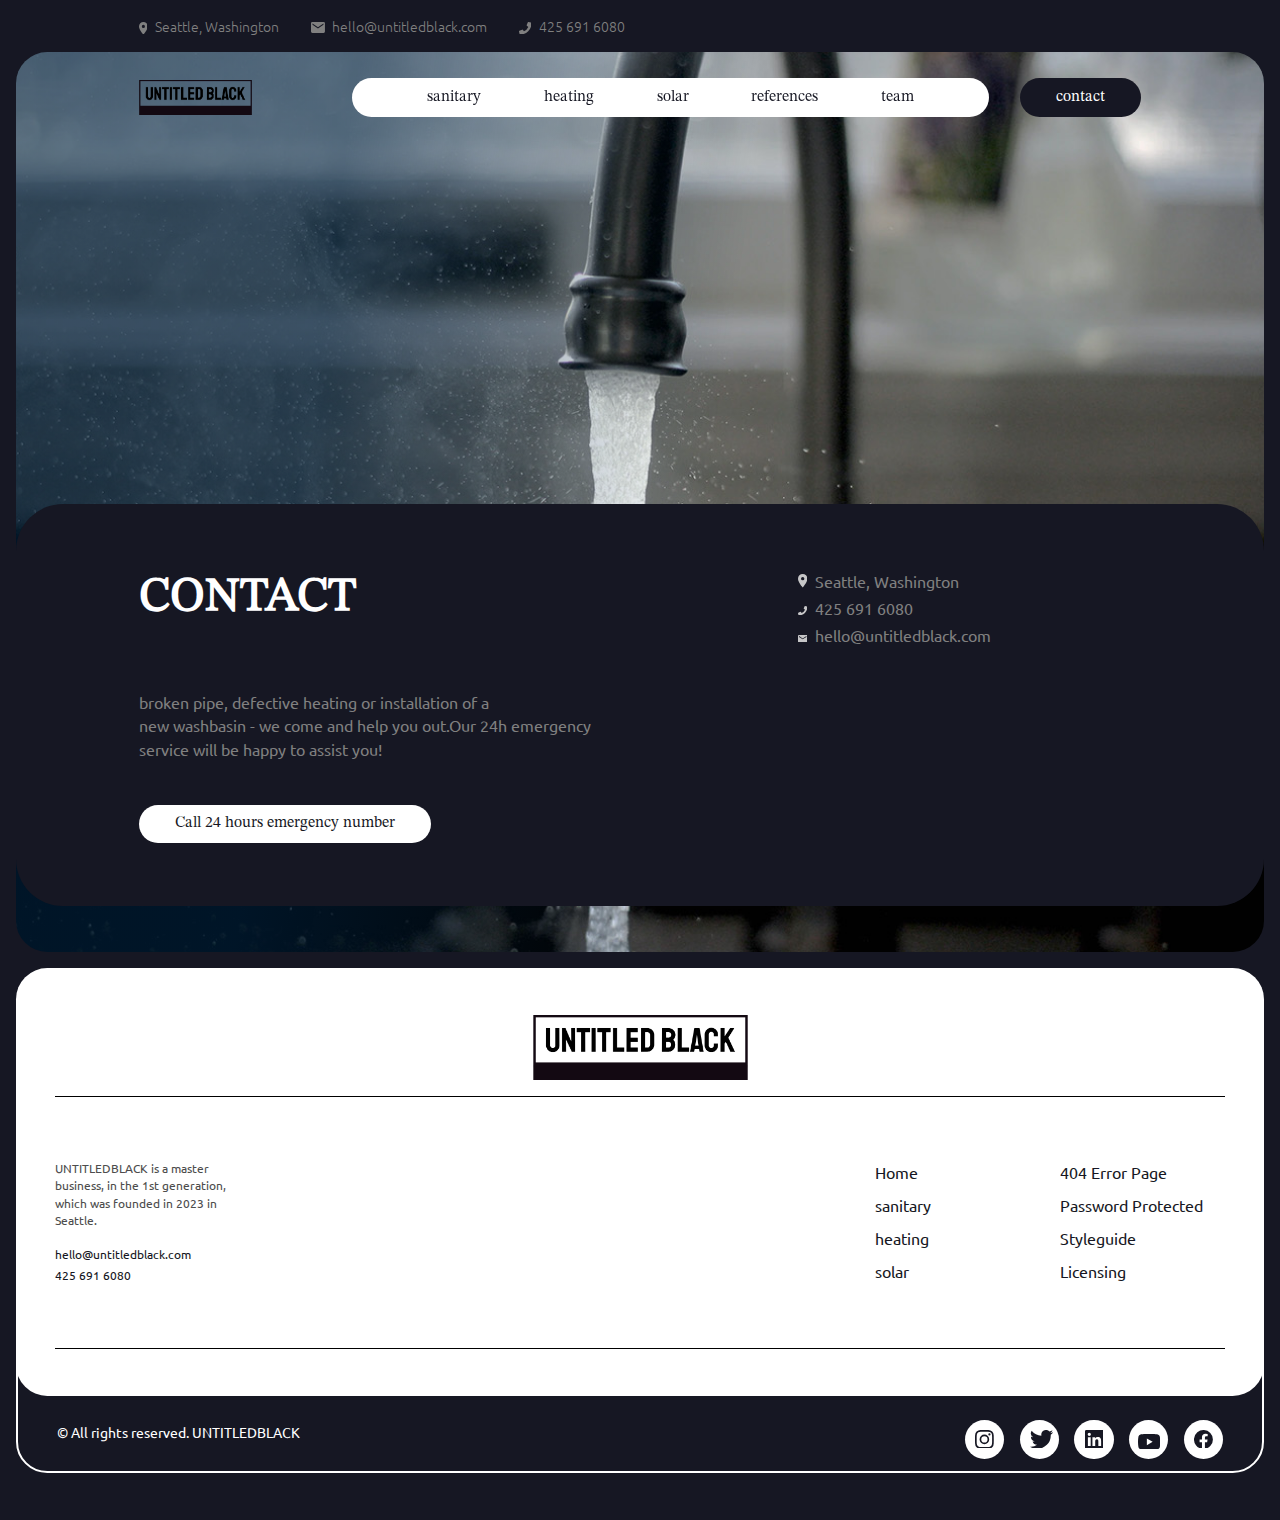
<file: contact.html>
<!DOCTYPE html><!--  This site was created in Webflow. https://www.webflow.com  -->
<!--  Last Published: Tue Jan 02 2024 19:08:53 GMT+0000 (Coordinated Universal Time)  -->
<html data-wf-page="6572323140461cb928bf7d61" data-wf-site="6572323140461cb928bf7d28">
<head>
  <meta charset="utf-8">
  <title>BERB V6</title>
  <meta content="BERB V6" property="og:title">
  <meta content="https://uploads-ssl.webflow.com/63d0b7c49d7a968c2b256268/63d0c2df8842ec0da1ada6e4_berb-webflow-template-hero.jpg" property="og:image">
  <meta content="BERB V6" property="twitter:title">
  <meta content="https://uploads-ssl.webflow.com/63d0b7c49d7a968c2b256268/63d0c2df8842ec0da1ada6e4_berb-webflow-template-hero.jpg" property="twitter:image">
  <meta content="width=device-width, initial-scale=1" name="viewport">
  <meta content="Webflow" name="generator">
  <link href="css/normalize.css" rel="stylesheet" type="text/css">
  <link href="css/webflow.css" rel="stylesheet" type="text/css">
  <link href="css/plumbing-f1a7d2.webflow.css" rel="stylesheet" type="text/css">
  <script type="text/javascript">!function(o,c){var n=c.documentElement,t=" w-mod-";n.className+=t+"js",("ontouchstart"in o||o.DocumentTouch&&c instanceof DocumentTouch)&&(n.className+=t+"touch")}(window,document);</script>
  <link href="images/favicon.png" rel="shortcut icon" type="image/x-icon">
  <link href="images/webclip.png" rel="apple-touch-icon">
</head>
<body>
  <div class="page-wrapper background-color-dark-blue overflow-hidden">
    <div data-w-id="1da2bd3a-efc3-6d2e-f4f3-fe41e6211877" data-animation="default" data-collapse="medium" data-duration="400" data-easing="ease" data-easing2="ease" role="banner" class="berb-navbar w-nav">
      <div class="berb-navbar">
        <div class="padding-global">
          <div class="container-medium">
            <div class="navbar-wrapper">
              <a href="index.html" data-w-id="1da2bd3a-efc3-6d2e-f4f3-fe41e621187c" class="w-nav-brand"><img src="images/logo-no-background.png" loading="lazy" width="113" sizes="113px" alt="" srcset="images/logo-no-background.png 500w, images/logo-no-background.png 800w, images/logo-no-background.png 1080w, images/logo-no-background.png 1500w"></a>
              <div class="nav-menu-wrapper">
                <nav role="navigation" class="nav-menu w-nav-menu">
                  <div class="padding-global">
                    <a href="sanitary.html" class="berb-nav-link w-nav-link">sanitary</a>
                    <a href="heating.html" class="berb-nav-link w-nav-link">heating</a>
                    <a href="solar.html" class="berb-nav-link w-nav-link">solar</a>
                    <a href="references.html" class="berb-nav-link w-nav-link">references</a>
                    <a href="https://berb-plumbing.webflow.io/#team" class="berb-nav-link w-nav-link">team</a>
                  </div>
                </nav>
                <a href="contact.html" aria-current="page" class="nav-button-link w-inline-block w--current">
                  <div data-w-id="1da2bd3a-efc3-6d2e-f4f3-fe41e621188b" class="button">contact</div>
                </a>
                <div class="menu-button w-nav-button">
                  <div class="icon-2 w-icon-nav-menu"></div>
                </div>
              </div>
            </div>
          </div>
        </div>
      </div>
    </div>
    <div class="global-styles w-embed">
      <style>
/* Make text look crisper and more legible in all browsers */
body {
  -webkit-font-smoothing: antialiased;
  -moz-osx-font-smoothing: grayscale;
  font-smoothing: antialiased;
  text-rendering: optimizeLegibility;
}
/* Focus state style for keyboard navigation for the focusable elements */
*[tabindex]:focus-visible,
  input[type="file"]:focus-visible {
   outline: 0.125rem solid #4d65ff;
   outline-offset: 0.125rem;
}
/* Get rid of top margin on first element in any rich text element */
.w-richtext > :not(div):first-child, .w-richtext > div:first-child > :first-child {
  margin-top: 0 !important;
}
/* Get rid of bottom margin on last element in any rich text element */
.w-richtext>:last-child, .w-richtext ol li:last-child, .w-richtext ul li:last-child {
	margin-bottom: 0 !important;
}
/* Prevent all click and hover interaction with an element */
.pointer-events-off {
	pointer-events: none;
}
/* Enables all click and hover interaction with an element */
.pointer-events-on {
  pointer-events: auto;
}
/* Create a class of .div-square which maintains a 1:1 dimension of a div */
.div-square::after {
	content: "";
	display: block;
	padding-bottom: 100%;
}
/* Make sure containers never lose their center alignment */
.container-medium,.container-small, .container-large {
	margin-right: auto !important;
  margin-left: auto !important;
}
/* 
Make the following elements inherit typography styles from the parent and not have hardcoded values. 
Important: You will not be able to style for example "All Links" in Designer with this CSS applied.
Uncomment this CSS to use it in the project. Leave this message for future hand-off.
*/
/*
a,
.w-input,
.w-select,
.w-tab-link,
.w-nav-link,
.w-dropdown-btn,
.w-dropdown-toggle,
.w-dropdown-link {
  color: inherit;
  text-decoration: inherit;
  font-size: inherit;
}
*/
/* Apply "..." after 3 lines of text */
.text-style-3lines {
	display: -webkit-box;
	overflow: hidden;
	-webkit-line-clamp: 3;
	-webkit-box-orient: vertical;
}
/* Apply "..." after 2 lines of text */
.text-style-2lines {
	display: -webkit-box;
	overflow: hidden;
	-webkit-line-clamp: 2;
	-webkit-box-orient: vertical;
}
/* Adds inline flex display */
.display-inlineflex {
  display: inline-flex;
}
/* These classes are never overwritten */
.hide {
  display: none !important;
}
@media screen and (max-width: 991px) {
    .hide, .hide-tablet {
        display: none !important;
    }
}
  @media screen and (max-width: 767px) {
    .hide-mobile-landscape{
      display: none !important;
    }
}
  @media screen and (max-width: 479px) {
    .hide-mobile{
      display: none !important;
    }
}
.margin-0 {
  margin: 0rem !important;
}
.padding-0 {
  padding: 0rem !important;
}
.spacing-clean {
padding: 0rem !important;
margin: 0rem !important;
}
.margin-top {
  margin-right: 0rem !important;
  margin-bottom: 0rem !important;
  margin-left: 0rem !important;
}
.padding-top {
  padding-right: 0rem !important;
  padding-bottom: 0rem !important;
  padding-left: 0rem !important;
}
.margin-right {
  margin-top: 0rem !important;
  margin-bottom: 0rem !important;
  margin-left: 0rem !important;
}
.padding-right {
  padding-top: 0rem !important;
  padding-bottom: 0rem !important;
  padding-left: 0rem !important;
}
.margin-bottom {
  margin-top: 0rem !important;
  margin-right: 0rem !important;
  margin-left: 0rem !important;
}
.padding-bottom {
  padding-top: 0rem !important;
  padding-right: 0rem !important;
  padding-left: 0rem !important;
}
.margin-left {
  margin-top: 0rem !important;
  margin-right: 0rem !important;
  margin-bottom: 0rem !important;
}
.padding-left {
  padding-top: 0rem !important;
  padding-right: 0rem !important;
  padding-bottom: 0rem !important;
}
.margin-horizontal {
  margin-top: 0rem !important;
  margin-bottom: 0rem !important;
}
.padding-horizontal {
  padding-top: 0rem !important;
  padding-bottom: 0rem !important;
}
.margin-vertical {
  margin-right: 0rem !important;
  margin-left: 0rem !important;
}
.padding-vertical {
  padding-right: 0rem !important;
  padding-left: 0rem !important;
}
</style>
      <style>
  html { font-size: 1.125rem; }
  @media screen and (max-width:1920px) { html { font-size: calc(0.625rem + 0.41666666666666674vw); } }
  @media screen and (max-width:1440px) { html { font-size: calc(0.8126951092611863rem + 0.20811654526534862vw); } }
  @media screen and (max-width:479px) { html { font-size: calc(0.7494769874476988rem + 0.8368200836820083vw); } }
</style>
    </div>
    <main class="main-wrapper">
      <section class="section-sanitary-hero">
        <div class="container-medium">
          <div class="contact-infos-wrapper">
            <a href="#" class="infos-on-top-wrapper w-inline-block">
              <div class="html-embed w-embed"><svg xmlns="http://www.w3.org/2000/svg" height="100%" viewbox="0 0 10.145 14.492">
                  <path id="Icon_material-place" data-name="Icon material-place" d="M12.572,3A5.069,5.069,0,0,0,7.5,8.072c0,3.8,5.072,9.42,5.072,9.42s5.072-5.616,5.072-9.42A5.069,5.069,0,0,0,12.572,3Zm0,6.884a1.812,1.812,0,1,1,1.812-1.812A1.812,1.812,0,0,1,12.572,9.884Z" transform="translate(-7.5 -3)" fill="currentColor"></path>
                </svg></div>
              <div class="text-color-grey text-size-small text-weight-light">Seattle, Washington</div>
            </a>
            <a href="#" class="infos-on-top-wrapper w-inline-block">
              <div class="html-embed mail w-embed"><svg xmlns="http://www.w3.org/2000/svg" height="100%" viewbox="0 0 15.273 12">
                  <path id="Icon_ionic-md-mail" data-name="Icon ionic-md-mail" d="M16.068,5.625H3.7A1.459,1.459,0,0,0,2.25,7.08V16.17A1.459,1.459,0,0,0,3.7,17.625H16.068a1.459,1.459,0,0,0,1.455-1.455V7.08A1.459,1.459,0,0,0,16.068,5.625Zm-.182,3.091-6,4-6-4V7.261l6,4,6-4Z" transform="translate(-2.25 -5.625)" fill="currentColor"></path>
                </svg></div>
              <div class="text-color-grey text-size-small text-weight-light">hello@untitledblack.com</div>
            </a>
            <a href="#" class="infos-on-top-wrapper w-inline-block">
              <div class="html-embed w-embed"><svg xmlns="http://www.w3.org/2000/svg" height="100%" viewbox="0 0 12.219 12.219">
                  <path id="Icon_awesome-phone" data-name="Icon awesome-phone" d="M11.774.587,9.292.014a.576.576,0,0,0-.656.332L7.491,3.018a.571.571,0,0,0,.165.668L9.1,4.87A8.845,8.845,0,0,1,4.873,9.1L3.689,7.653a.572.572,0,0,0-.668-.165L.348,8.634a.58.58,0,0,0-.334.659l.573,2.482a.573.573,0,0,0,.558.444A11.072,11.072,0,0,0,12.218,1.145.572.572,0,0,0,11.774.587Z" transform="translate(0.001 0.001)" fill="currentColor"></path>
                </svg></div>
              <div class="text-color-grey text-size-small text-weight-light">425 691 6080</div>
            </a>
          </div>
        </div>
        <div class="padding-hero-section-small">
          <div class="berb-sanitary-hero_component-wrapper">
            <div class="w-layout-grid contact-hero_component padding-global"></div>
          </div>
        </div>
      </section>
      <section class="section-contact z-index-1 contact">
        <div class="padding-global">
          <div class="container-medium">
            <div class="contact_component">
              <div id="w-node-b70e726e-3eb8-0dab-39ac-d703b581ef31-28bf7d61" class="saniatary-headline-wrapper align-left">
                <h2 id="w-node-_67b4a064-0a6c-2a38-15c2-40fa02a8075e-28bf7d61" class="heading-style-h2---berb text-color-white slide-in-left">CONTACT</h2>
              </div>
              <div id="w-node-d3742a45-9cd0-0b14-e5dd-747487a9350f-28bf7d61" class="contact-link-wrapper">
                <div id="w-node-decc4284-3cd1-96e0-f2d1-a091798bc176-28bf7d61" class="contact-content-wrapper">
                  <a href="#" class="contact-link-block w-inline-block">
                    <div class="contact-icon w-embed"><svg xmlns="http://www.w3.org/2000/svg" width="auto" height="auto" "="" viewbox=" 0 0 15.139 21.628">
                        <path d="M15.07,3A7.564,7.564,0,0,0,7.5,10.57c0,5.677,7.57,14.058,7.57,14.058s7.57-8.381,7.57-14.058A7.564,7.564,0,0,0,15.07,3Zm0,10.273a2.7,2.7,0,1,1,2.7-2.7A2.7,2.7,0,0,1,15.07,13.273Z" transform="translate(-7.5 -3)" fill="currentcolor"></path>
                      </svg></div>
                    <p class="text-color-grey fade-in">Seattle, Washington</p>
                  </a>
                  <div class="padding-bottom padding-xxsmall"></div>
                  <a href="#" class="contact-link-block w-inline-block">
                    <div class="contact-icon w-embed"><svg xmlns="http://www.w3.org/2000/svg" width="100%" height="auto" viewbox="0 0 18.235 18.235">
                        <path id="Icon_awesome-phone" data-name="Icon awesome-phone" d="M17.572.876l-3.7-.855a.86.86,0,0,0-.979.5L11.179,4.5a.853.853,0,0,0,.246,1l2.158,1.767A13.2,13.2,0,0,1,7.272,13.58L5.506,11.421a.854.854,0,0,0-1-.246L.52,12.885a.865.865,0,0,0-.5.983l.855,3.7a.854.854,0,0,0,.833.662A16.524,16.524,0,0,0,18.235,1.709.854.854,0,0,0,17.572.876Z" transform="translate(0.001 0.001)" fill="currentcolor"></path>
                      </svg></div>
                    <p class="text-color-grey fade-in">425 691 6080</p>
                  </a>
                  <div class="padding-bottom padding-xxsmall"></div>
                  <a href="#" class="contact-link-block w-inline-block">
                    <div class="contact-icon w-embed"><svg xmlns="http://www.w3.org/2000/svg" width="100%" height="auto" viewbox="0 0 22.792 17.908">
                        <path d="M22.872,5.625H4.421A2.177,2.177,0,0,0,2.25,7.8V21.363a2.177,2.177,0,0,0,2.171,2.171H22.872a2.177,2.177,0,0,0,2.171-2.171V7.8A2.177,2.177,0,0,0,22.872,5.625ZM22.6,10.238l-8.954,5.969L4.692,10.238V8.067l8.954,5.969L22.6,8.067Z" transform="translate(-2.25 -5.625)" fill="currentcolor"></path>
                      </svg></div>
                    <p class="text-color-grey fade-in">hello@untitledblack.com</p>
                  </a>
                </div>
                <div id="w-node-ae81be09-a2e7-cdbc-89b9-de4d03fc2f74-28bf7d61" class="contact-content-wrapper"></div>
              </div>
              <p id="w-node-_24d5b473-c3aa-7dec-e73b-0c816e930b39-28bf7d61" class="text-color-grey">broken pipe, defective heating or installation of a <br>new washbasin - we come and help you out.Our 24h emergency service will be happy to assist you!</p>
              <div id="w-node-_2c694ff5-3e5f-1887-9a25-be870ea0c213-28bf7d61"></div>
              <a id="w-node-f4743fe6-de03-f910-a5c8-43bd0b7a9d77-28bf7d61" href="#" class="button-secondary display-inlineflex slide-in-up-2 w-button">Call 24 hours emergency number</a>
            </div>
            <div class="padding-bottom padding-medium"></div>
            <div class="padding-bottom padding-medium"></div>
          </div>
        </div>
      </section>
      <div class="berb-footer-wrapper">
        <section class="berb_footer">
          <div class="padding-section-small">
            <div id="w-node-_7a0c9bb8-c24d-d1ea-c60d-22314c889463-4c889460" class="container-large">
              <div class="padding-global">
                <div class="w-layout-grid berb-footer_component padding-global">
                  <div id="w-node-_7a0c9bb8-c24d-d1ea-c60d-22314c889466-4c889460" class="berb-footer-top">
                    <div class="clip">
                      <a href="#" class="footer-logo w-inline-block"><img src="images/logo-no-background.png" loading="lazy" width="215" sizes="(max-width: 479px) 74vw, 215px" alt="" srcset="images/logo-no-background.png 500w, images/logo-no-background.png 800w, images/logo-no-background.png 1080w, images/logo-no-background.png 1500w"></a>
                    </div>
                    <div class="padding-bottom padding-small"></div>
                  </div>
                  <div id="w-node-_7a0c9bb8-c24d-d1ea-c60d-22314c88946c-4c889460" class="berb-footer-content-left">
                    <p class="text-color-dark-grey text-size-tiny">UNTITLEDBLACK is a master <br>business, in the 1st generation, <br>which was founded in 2023 in <br>Seattle.</p>
                    <div class="padding-bottom padding-small"></div>
                    <a href="#" class="berb-footer-link text-size-tiny">hello@untitledblack.com</a>
                    <div class="padding-bottom padding-xxsmall"></div>
                    <a href="#" class="berb-footer-link text-size-tiny">425 691 6080</a>
                  </div>
                  <div id="w-node-_7a0c9bb8-c24d-d1ea-c60d-22314c88947b-4c889460" class="berb-footer-content-middle">
                    <a href="index.html" class="berb-footer-link">Home</a>
                    <div class="padding-bottom padding-xxsmall"></div>
                    <a href="sanitary.html" class="berb-footer-link">sanitary</a>
                    <div class="padding-bottom padding-xxsmall"></div>
                    <a href="heating.html" class="berb-footer-link">heating</a>
                    <div class="padding-bottom padding-xxsmall"></div>
                    <a href="solar.html" class="berb-footer-link">solar</a>
                  </div>
                  <div id="w-node-_7a0c9bb8-c24d-d1ea-c60d-22314c889487-4c889460" class="berb-footer-content-right">
                    <a href="https://berb-plumbing.webflow.io/404" class="berb-footer-link">404 Error Page</a>
                    <div class="padding-bottom padding-xxsmall"></div>
                    <a href="https://berb-plumbing.webflow.io/401" class="berb-footer-link">Password Protected</a>
                    <div class="padding-bottom padding-xxsmall"></div>
                    <a href="template-info/style-guide.html" class="berb-footer-link">Styleguide</a>
                    <div class="padding-bottom padding-xxsmall"></div>
                    <a href="template-info/licensing.html" class="berb-footer-link">Licensing</a>
                  </div>
                  <div id="w-node-_7a0c9bb8-c24d-d1ea-c60d-22314c889493-4c889460" class="berb-footer-divider"></div>
                </div>
              </div>
            </div>
          </div>
        </section>
        <section class="berb_footer-bottom">
          <div class="container-large">
            <div class="padding-global">
              <div class="berb-footer-bottom_component">
                <div id="w-node-_7a0c9bb8-c24d-d1ea-c60d-22314c889498-4c889460" class="berb-footer-bottom-wrapper-left">
                  <div class="padding-bottom padding-medium"></div>
                  <a href="https://www.marcheine.de" class="text-color-white text-size-small">© All rights reserved. UNTITLEDBLACK</a>
                </div>
                <div id="w-node-_7a0c9bb8-c24d-d1ea-c60d-22314c88949c-4c889460" class="berb-footer-bottom-wrapper-right">
                  <div class="padding-bottom padding-medium"></div>
                  <div class="footer-social-media-icons-wrapper">
                    <a href="https://www.instagram.com" class="social-icon w-inline-block">
                      <div class="social-icon-embed w-embed"><svg xmlns="http://www.w3.org/2000/svg" height="auto" viewbox="0 0 18.418 18.414">
                          <path d="M9.206,6.723a4.721,4.721,0,1,0,4.721,4.721A4.714,4.714,0,0,0,9.206,6.723Zm0,7.79a3.069,3.069,0,1,1,3.069-3.069,3.075,3.075,0,0,1-3.069,3.069ZM15.221,6.53a1.1,1.1,0,1,1-1.1-1.1A1.1,1.1,0,0,1,15.221,6.53Zm3.127,1.118A5.449,5.449,0,0,0,16.86,3.79,5.485,5.485,0,0,0,13,2.3c-1.52-.086-6.077-.086-7.6,0A5.477,5.477,0,0,0,1.547,3.786,5.467,5.467,0,0,0,.059,7.644c-.086,1.52-.086,6.077,0,7.6A5.449,5.449,0,0,0,1.547,19.1,5.492,5.492,0,0,0,5.4,20.586c1.52.086,6.077.086,7.6,0A5.449,5.449,0,0,0,16.86,19.1a5.485,5.485,0,0,0,1.487-3.858c.086-1.52.086-6.073,0-7.593Zm-1.964,9.224a3.107,3.107,0,0,1-1.75,1.75c-1.212.481-4.088.37-5.428.37s-4.22.107-5.428-.37a3.107,3.107,0,0,1-1.75-1.75c-.481-1.212-.37-4.088-.37-5.428s-.107-4.22.37-5.428a3.107,3.107,0,0,1,1.75-1.75C4.99,3.786,7.866,3.9,9.206,3.9s4.22-.107,5.428.37a3.107,3.107,0,0,1,1.75,1.75c.481,1.212.37,4.088.37,5.428S16.864,15.664,16.384,16.872Z" transform="translate(0.005 -2.237)" fill="currentColor"></path>
                        </svg></div>
                    </a>
                    <a href="https://twitter.com/home" class="social-icon w-inline-block">
                      <div class="social-icon-embed twitter w-embed"><svg xmlns="http://www.w3.org/2000/svg" height="auto" viewbox="0 0 20.032 16.27">
                          <path d="M17.973,7.435c.013.178.013.356.013.534A11.6,11.6,0,0,1,6.3,19.65,11.6,11.6,0,0,1,0,17.807a8.493,8.493,0,0,0,.991.051,8.222,8.222,0,0,0,5.1-1.754A4.113,4.113,0,0,1,2.25,13.257a5.177,5.177,0,0,0,.775.064,4.342,4.342,0,0,0,1.08-.14A4.106,4.106,0,0,1,.813,9.151V9.1a4.135,4.135,0,0,0,1.856.521A4.112,4.112,0,0,1,1.4,4.131a11.67,11.67,0,0,0,8.465,4.3,4.635,4.635,0,0,1-.1-.941,4.109,4.109,0,0,1,7.105-2.809,8.083,8.083,0,0,0,2.606-.991,4.094,4.094,0,0,1-1.8,2.262,8.23,8.23,0,0,0,2.364-.636,8.825,8.825,0,0,1-2.059,2.123Z" transform="translate(0 -3.381)" fill="currentColor"></path>
                        </svg></div>
                    </a>
                    <a href="https://www.linkedin.com" class="social-icon w-inline-block">
                      <div class="social-icon-embed w-embed"><svg xmlns="http://www.w3.org/2000/svg" height="auto" viewbox="0 0 16.271 16.271">
                          <path d="M15.108,2.25H1.159A1.167,1.167,0,0,0,0,3.423V17.347a1.167,1.167,0,0,0,1.159,1.173h13.95a1.17,1.17,0,0,0,1.162-1.173V3.423A1.17,1.17,0,0,0,15.108,2.25ZM4.917,16.2H2.506V8.431H4.921V16.2ZM3.712,7.371a1.4,1.4,0,1,1,1.4-1.4,1.4,1.4,0,0,1-1.4,1.4ZM13.957,16.2H11.546V12.419c0-.9-.018-2.059-1.253-2.059-1.257,0-1.449.981-1.449,1.994V16.2H6.432V8.431H8.745v1.06h.033a2.54,2.54,0,0,1,2.284-1.253c2.441,0,2.895,1.609,2.895,3.7Z" transform="translate(0 -2.25)" fill="currentcolor"></path>
                        </svg></div>
                    </a>
                    <a href="https://www.youtube.com" class="social-icon w-inline-block">
                      <div class="social-icon-embed youtube w-embed"><svg xmlns="http://www.w3.org/2000/svg" height="100%" viewbox="0 0 23.139 16.27">
                          <path d="M23.706,7.046A2.907,2.907,0,0,0,21.66,4.987c-1.8-.487-9.04-.487-9.04-.487s-7.236,0-9.04.487A2.908,2.908,0,0,0,1.533,7.046a30.5,30.5,0,0,0-.484,5.606,30.5,30.5,0,0,0,.484,5.606,2.864,2.864,0,0,0,2.046,2.026c1.8.487,9.04.487,9.04.487s7.236,0,9.04-.487a2.864,2.864,0,0,0,2.046-2.026,30.5,30.5,0,0,0,.484-5.606,30.5,30.5,0,0,0-.484-5.606ZM10.253,16.092V9.211L16.3,12.651l-6.048,3.44Z" transform="translate(-1.05 -4.5)" fill="currentcolor"></path>
                        </svg></div>
                    </a>
                    <a href="https://www.facebook.com" class="social-icon w-inline-block">
                      <div class="social-icon-embed w-embed"><svg xmlns="http://www.w3.org/2000/svg" height="auto" viewbox="0 0 19.167 19.051">
                          <path d="M19.729,10.146A9.583,9.583,0,1,0,8.648,19.613v-6.7H6.214v-2.77H8.648V8.034a3.381,3.381,0,0,1,3.62-3.728,14.748,14.748,0,0,1,2.145.187V6.85H13.2a1.385,1.385,0,0,0-1.562,1.5v1.8H14.3l-.425,2.77H11.643v6.7A9.587,9.587,0,0,0,19.729,10.146Z" transform="translate(-0.563 -0.563)" fill="currentcolor"></path>
                        </svg></div>
                    </a>
                  </div>
                </div>
              </div>
            </div>
          </div>
        </section>
        <div class="padding-bottom padding-large"></div>
      </div>
    </main>
  </div>
  <script src="https://d3e54v103j8qbb.cloudfront.net/js/jquery-3.5.1.min.dc5e7f18c8.js?site=6572323140461cb928bf7d28" type="text/javascript" integrity="sha256-9/aliU8dGd2tb6OSsuzixeV4y/faTqgFtohetphbbj0=" crossorigin="anonymous"></script>
  <script src="js/webflow.js" type="text/javascript"></script>
</body>
</html>
</file>
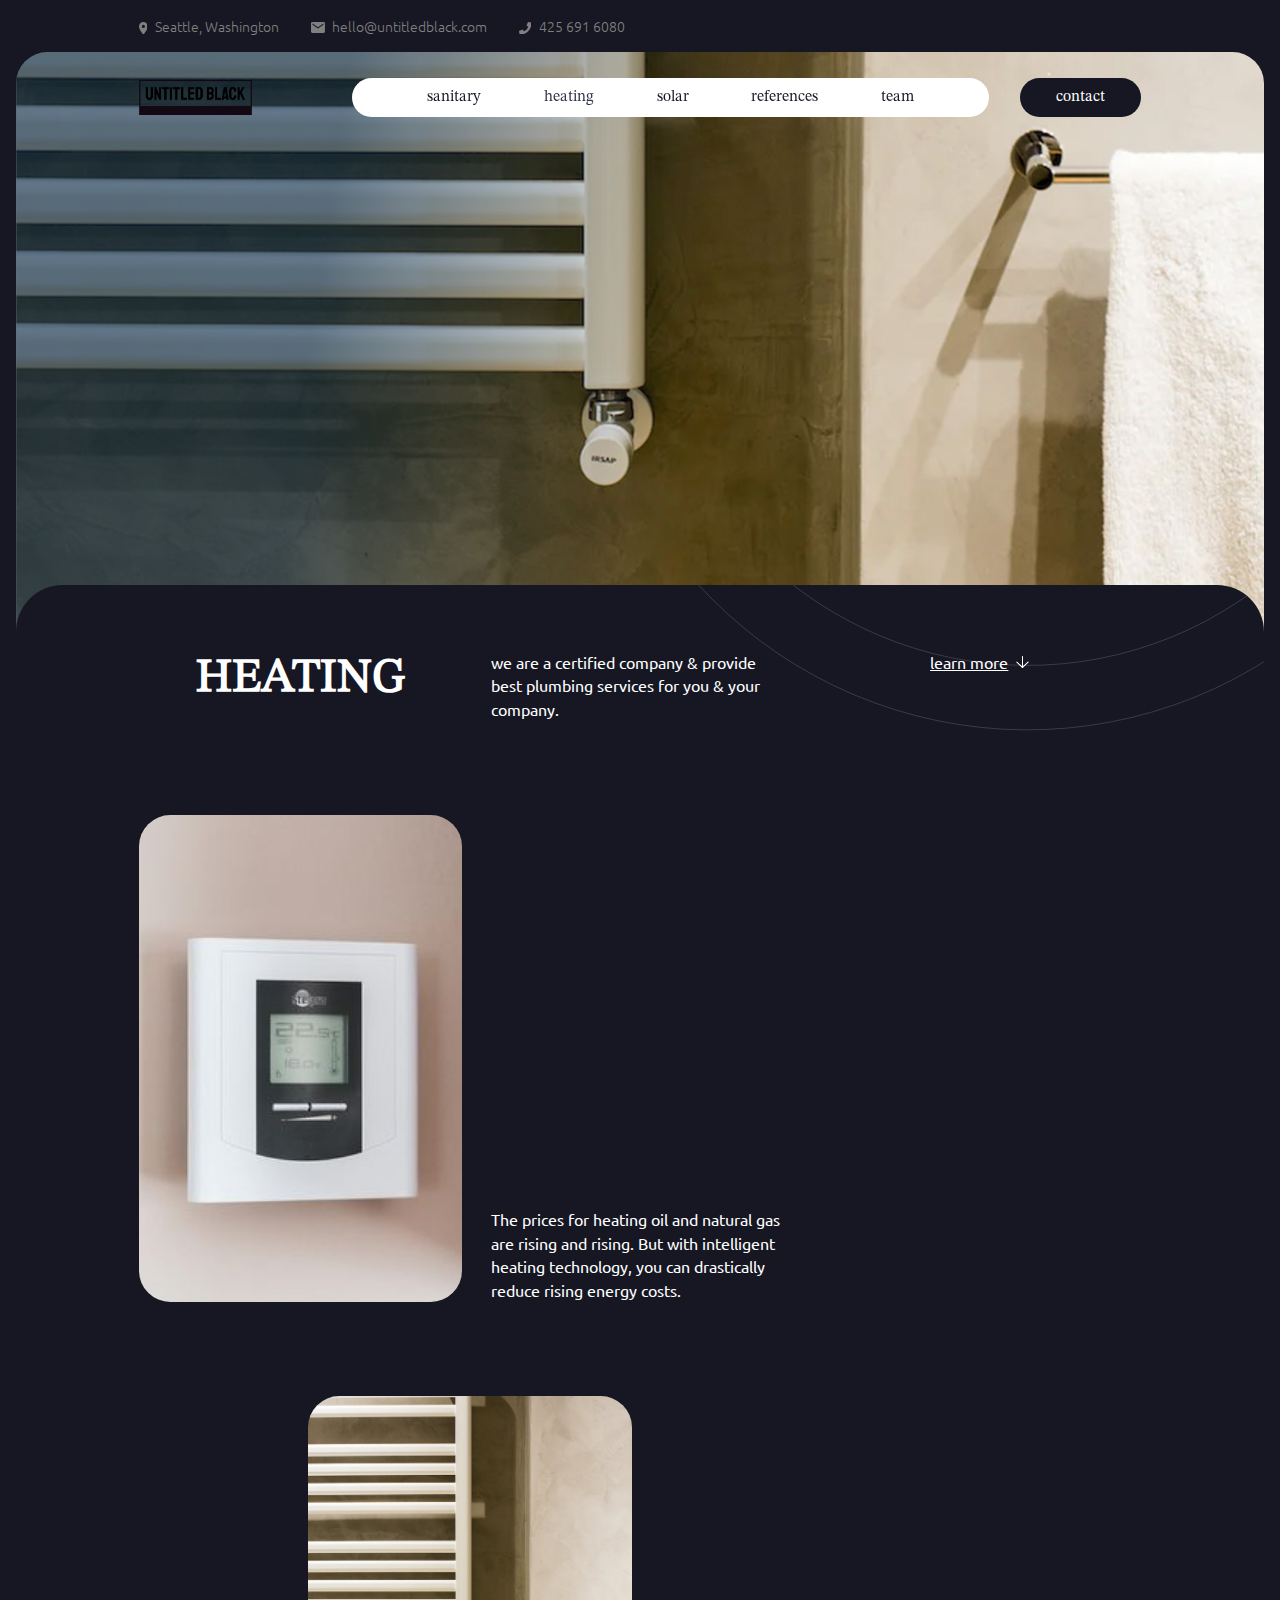
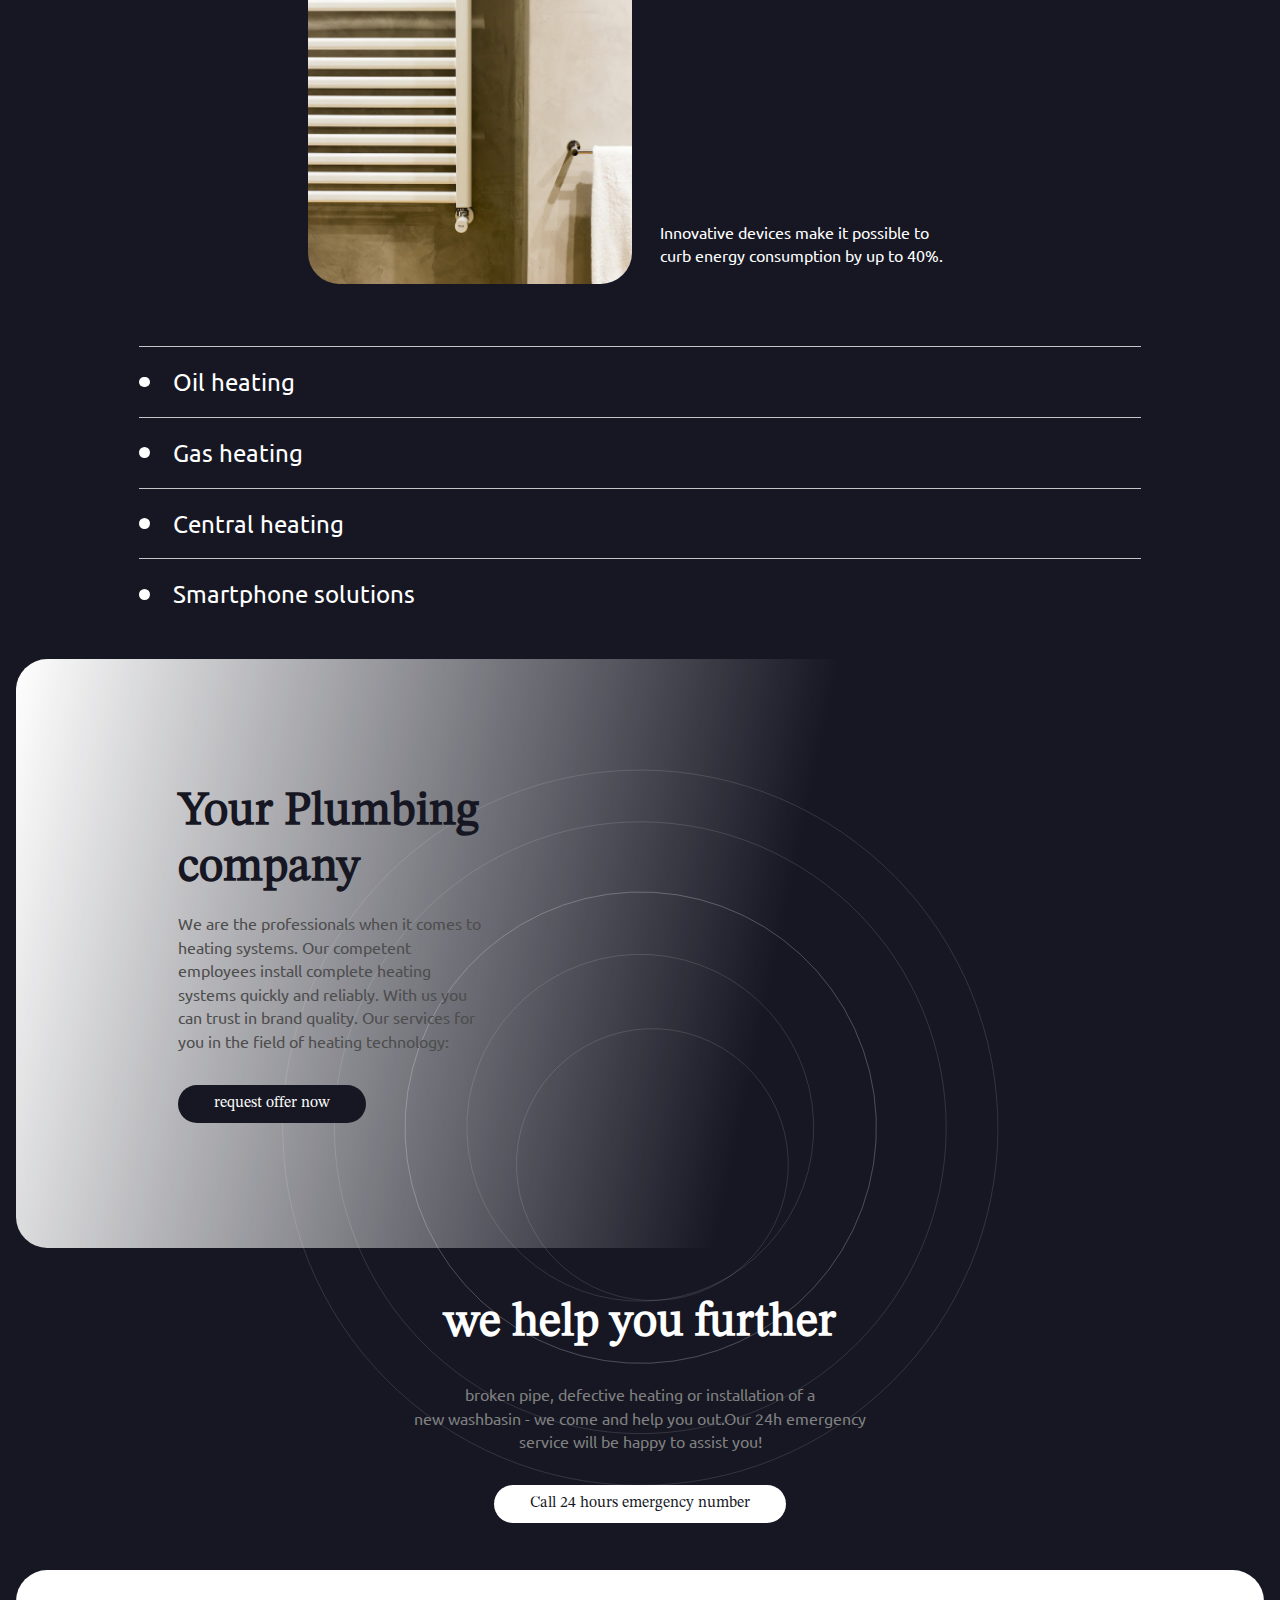
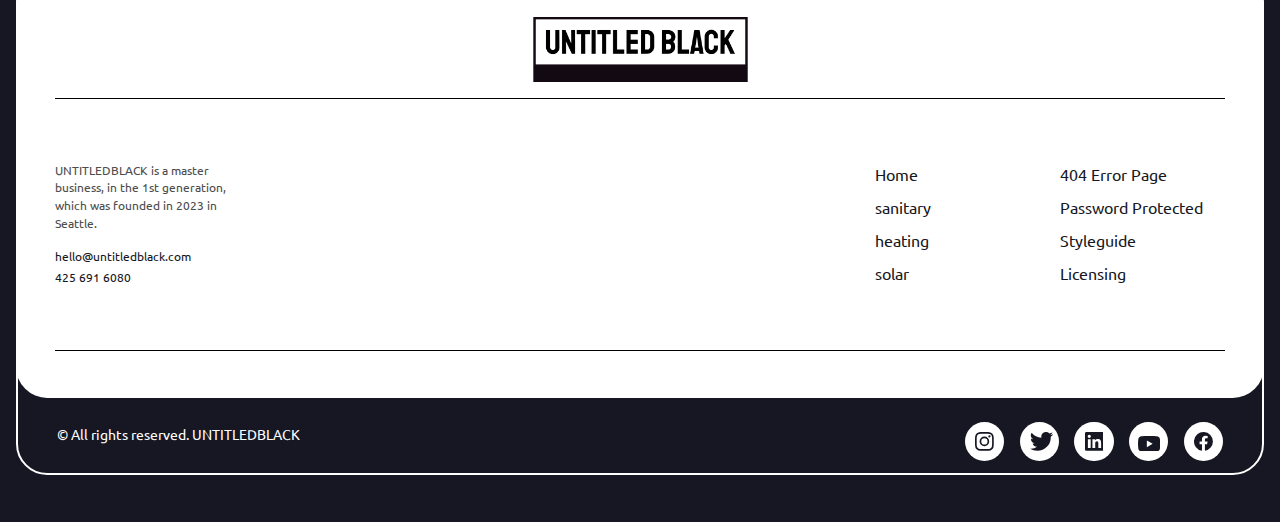
<file: heating.html>
<!DOCTYPE html><!--  This site was created in Webflow. https://www.webflow.com  -->
<!--  Last Published: Tue Jan 02 2024 19:08:53 GMT+0000 (Coordinated Universal Time)  -->
<html data-wf-page="6572323140461cb928bf7d62" data-wf-site="6572323140461cb928bf7d28">
<head>
  <meta charset="utf-8">
  <title>BERB V6</title>
  <meta content="BERB V6" property="og:title">
  <meta content="https://uploads-ssl.webflow.com/63d0b7c49d7a968c2b256268/63d0c2df8842ec0da1ada6e4_berb-webflow-template-hero.jpg" property="og:image">
  <meta content="BERB V6" property="twitter:title">
  <meta content="https://uploads-ssl.webflow.com/63d0b7c49d7a968c2b256268/63d0c2df8842ec0da1ada6e4_berb-webflow-template-hero.jpg" property="twitter:image">
  <meta content="width=device-width, initial-scale=1" name="viewport">
  <meta content="Webflow" name="generator">
  <link href="css/normalize.css" rel="stylesheet" type="text/css">
  <link href="css/webflow.css" rel="stylesheet" type="text/css">
  <link href="css/plumbing-f1a7d2.webflow.css" rel="stylesheet" type="text/css">
  <script type="text/javascript">!function(o,c){var n=c.documentElement,t=" w-mod-";n.className+=t+"js",("ontouchstart"in o||o.DocumentTouch&&c instanceof DocumentTouch)&&(n.className+=t+"touch")}(window,document);</script>
  <link href="images/favicon.png" rel="shortcut icon" type="image/x-icon">
  <link href="images/webclip.png" rel="apple-touch-icon">
</head>
<body>
  <div class="page-wrapper background-color-dark-blue overflow-hidden">
    <div data-w-id="1da2bd3a-efc3-6d2e-f4f3-fe41e6211877" data-animation="default" data-collapse="medium" data-duration="400" data-easing="ease" data-easing2="ease" role="banner" class="berb-navbar w-nav">
      <div class="berb-navbar">
        <div class="padding-global">
          <div class="container-medium">
            <div class="navbar-wrapper">
              <a href="index.html" data-w-id="1da2bd3a-efc3-6d2e-f4f3-fe41e621187c" class="w-nav-brand"><img src="images/logo-no-background.png" loading="lazy" width="113" sizes="113px" alt="" srcset="images/logo-no-background.png 500w, images/logo-no-background.png 800w, images/logo-no-background.png 1080w, images/logo-no-background.png 1500w"></a>
              <div class="nav-menu-wrapper">
                <nav role="navigation" class="nav-menu w-nav-menu">
                  <div class="padding-global">
                    <a href="sanitary.html" class="berb-nav-link w-nav-link">sanitary</a>
                    <a href="heating.html" aria-current="page" class="berb-nav-link w-nav-link w--current">heating</a>
                    <a href="solar.html" class="berb-nav-link w-nav-link">solar</a>
                    <a href="references.html" class="berb-nav-link w-nav-link">references</a>
                    <a href="https://berb-plumbing.webflow.io/#team" class="berb-nav-link w-nav-link">team</a>
                  </div>
                </nav>
                <a href="contact.html" class="nav-button-link w-inline-block">
                  <div data-w-id="1da2bd3a-efc3-6d2e-f4f3-fe41e621188b" class="button">contact</div>
                </a>
                <div class="menu-button w-nav-button">
                  <div class="icon-2 w-icon-nav-menu"></div>
                </div>
              </div>
            </div>
          </div>
        </div>
      </div>
    </div>
    <div class="global-styles w-embed">
      <style>
/* Make text look crisper and more legible in all browsers */
body {
  -webkit-font-smoothing: antialiased;
  -moz-osx-font-smoothing: grayscale;
  font-smoothing: antialiased;
  text-rendering: optimizeLegibility;
}
/* Focus state style for keyboard navigation for the focusable elements */
*[tabindex]:focus-visible,
  input[type="file"]:focus-visible {
   outline: 0.125rem solid #4d65ff;
   outline-offset: 0.125rem;
}
/* Get rid of top margin on first element in any rich text element */
.w-richtext > :not(div):first-child, .w-richtext > div:first-child > :first-child {
  margin-top: 0 !important;
}
/* Get rid of bottom margin on last element in any rich text element */
.w-richtext>:last-child, .w-richtext ol li:last-child, .w-richtext ul li:last-child {
	margin-bottom: 0 !important;
}
/* Prevent all click and hover interaction with an element */
.pointer-events-off {
	pointer-events: none;
}
/* Enables all click and hover interaction with an element */
.pointer-events-on {
  pointer-events: auto;
}
/* Create a class of .div-square which maintains a 1:1 dimension of a div */
.div-square::after {
	content: "";
	display: block;
	padding-bottom: 100%;
}
/* Make sure containers never lose their center alignment */
.container-medium,.container-small, .container-large {
	margin-right: auto !important;
  margin-left: auto !important;
}
/* 
Make the following elements inherit typography styles from the parent and not have hardcoded values. 
Important: You will not be able to style for example "All Links" in Designer with this CSS applied.
Uncomment this CSS to use it in the project. Leave this message for future hand-off.
*/
/*
a,
.w-input,
.w-select,
.w-tab-link,
.w-nav-link,
.w-dropdown-btn,
.w-dropdown-toggle,
.w-dropdown-link {
  color: inherit;
  text-decoration: inherit;
  font-size: inherit;
}
*/
/* Apply "..." after 3 lines of text */
.text-style-3lines {
	display: -webkit-box;
	overflow: hidden;
	-webkit-line-clamp: 3;
	-webkit-box-orient: vertical;
}
/* Apply "..." after 2 lines of text */
.text-style-2lines {
	display: -webkit-box;
	overflow: hidden;
	-webkit-line-clamp: 2;
	-webkit-box-orient: vertical;
}
/* Adds inline flex display */
.display-inlineflex {
  display: inline-flex;
}
/* These classes are never overwritten */
.hide {
  display: none !important;
}
@media screen and (max-width: 991px) {
    .hide, .hide-tablet {
        display: none !important;
    }
}
  @media screen and (max-width: 767px) {
    .hide-mobile-landscape{
      display: none !important;
    }
}
  @media screen and (max-width: 479px) {
    .hide-mobile{
      display: none !important;
    }
}
.margin-0 {
  margin: 0rem !important;
}
.padding-0 {
  padding: 0rem !important;
}
.spacing-clean {
padding: 0rem !important;
margin: 0rem !important;
}
.margin-top {
  margin-right: 0rem !important;
  margin-bottom: 0rem !important;
  margin-left: 0rem !important;
}
.padding-top {
  padding-right: 0rem !important;
  padding-bottom: 0rem !important;
  padding-left: 0rem !important;
}
.margin-right {
  margin-top: 0rem !important;
  margin-bottom: 0rem !important;
  margin-left: 0rem !important;
}
.padding-right {
  padding-top: 0rem !important;
  padding-bottom: 0rem !important;
  padding-left: 0rem !important;
}
.margin-bottom {
  margin-top: 0rem !important;
  margin-right: 0rem !important;
  margin-left: 0rem !important;
}
.padding-bottom {
  padding-top: 0rem !important;
  padding-right: 0rem !important;
  padding-left: 0rem !important;
}
.margin-left {
  margin-top: 0rem !important;
  margin-right: 0rem !important;
  margin-bottom: 0rem !important;
}
.padding-left {
  padding-top: 0rem !important;
  padding-right: 0rem !important;
  padding-bottom: 0rem !important;
}
.margin-horizontal {
  margin-top: 0rem !important;
  margin-bottom: 0rem !important;
}
.padding-horizontal {
  padding-top: 0rem !important;
  padding-bottom: 0rem !important;
}
.margin-vertical {
  margin-right: 0rem !important;
  margin-left: 0rem !important;
}
.padding-vertical {
  padding-right: 0rem !important;
  padding-left: 0rem !important;
}
</style>
      <style>
  html { font-size: 1.125rem; }
  @media screen and (max-width:1920px) { html { font-size: calc(0.625rem + 0.41666666666666674vw); } }
  @media screen and (max-width:1440px) { html { font-size: calc(0.8126951092611863rem + 0.20811654526534862vw); } }
  @media screen and (max-width:479px) { html { font-size: calc(0.7494769874476988rem + 0.8368200836820083vw); } }
</style>
    </div>
    <main class="main-wrapper">
      <section class="section-sanitary-hero">
        <div class="container-medium">
          <div class="contact-infos-wrapper">
            <a href="#" class="infos-on-top-wrapper w-inline-block">
              <div class="html-embed w-embed"><svg xmlns="http://www.w3.org/2000/svg" height="100%" viewbox="0 0 10.145 14.492">
                  <path id="Icon_material-place" data-name="Icon material-place" d="M12.572,3A5.069,5.069,0,0,0,7.5,8.072c0,3.8,5.072,9.42,5.072,9.42s5.072-5.616,5.072-9.42A5.069,5.069,0,0,0,12.572,3Zm0,6.884a1.812,1.812,0,1,1,1.812-1.812A1.812,1.812,0,0,1,12.572,9.884Z" transform="translate(-7.5 -3)" fill="currentColor"></path>
                </svg></div>
              <div class="text-color-grey text-size-small text-weight-light">Seattle, Washington</div>
            </a>
            <a href="#" class="infos-on-top-wrapper w-inline-block">
              <div class="html-embed mail w-embed"><svg xmlns="http://www.w3.org/2000/svg" height="100%" viewbox="0 0 15.273 12">
                  <path id="Icon_ionic-md-mail" data-name="Icon ionic-md-mail" d="M16.068,5.625H3.7A1.459,1.459,0,0,0,2.25,7.08V16.17A1.459,1.459,0,0,0,3.7,17.625H16.068a1.459,1.459,0,0,0,1.455-1.455V7.08A1.459,1.459,0,0,0,16.068,5.625Zm-.182,3.091-6,4-6-4V7.261l6,4,6-4Z" transform="translate(-2.25 -5.625)" fill="currentColor"></path>
                </svg></div>
              <div class="text-color-grey text-size-small text-weight-light">hello@untitledblack.com</div>
            </a>
            <a href="#" class="infos-on-top-wrapper w-inline-block">
              <div class="html-embed w-embed"><svg xmlns="http://www.w3.org/2000/svg" height="100%" viewbox="0 0 12.219 12.219">
                  <path id="Icon_awesome-phone" data-name="Icon awesome-phone" d="M11.774.587,9.292.014a.576.576,0,0,0-.656.332L7.491,3.018a.571.571,0,0,0,.165.668L9.1,4.87A8.845,8.845,0,0,1,4.873,9.1L3.689,7.653a.572.572,0,0,0-.668-.165L.348,8.634a.58.58,0,0,0-.334.659l.573,2.482a.573.573,0,0,0,.558.444A11.072,11.072,0,0,0,12.218,1.145.572.572,0,0,0,11.774.587Z" transform="translate(0.001 0.001)" fill="currentColor"></path>
                </svg></div>
              <div class="text-color-grey text-size-small text-weight-light">425 691 6080</div>
            </a>
          </div>
        </div>
        <div class="padding-hero-section-small">
          <div class="berb-sanitary-hero_component-wrapper">
            <div class="w-layout-grid heating-hero_component padding-global"></div>
          </div>
        </div>
      </section>
      <section class="section-sanitary z-index-1"><img src="images/BERB-circle.svg" loading="lazy" alt="" class="services-circle-image position-absolut">
        <div class="padding-global">
          <div class="container-medium z-index-2">
            <div class="sanitary-component">
              <div id="w-node-b70e726e-3eb8-0dab-39ac-d703b581ef31-28bf7d62" class="saniatary-headline-wrapper">
                <h2 id="w-node-_67b4a064-0a6c-2a38-15c2-40fa02a8075e-28bf7d62" class="heading-style-h2---berb text-color-white slide-in-left">HEATING</h2>
              </div>
              <div id="w-node-decc4284-3cd1-96e0-f2d1-a091798bc176-28bf7d62" class="sanitary-paragraph-wrapper">
                <p id="w-node-_3a84a043-0ead-06b6-5486-c09c599ffe23-28bf7d62" class="text-color-white fade-in">we are a certified company &amp; provide best plumbing services for you &amp; your company.</p>
              </div>
              <a href="#mehr" id="w-node-_0dd78b10-008d-0799-da76-ace273f034a6-28bf7d62" class="sanitary-link-wrapper fade-in-1 w-inline-block">
                <div class="learn-more-link">learn more</div><img src="images/arrow-down_1arrow-down.png" loading="lazy" alt="" class="image">
              </a>
              <a id="w-node-acfa90ba-743e-7a5c-eebd-b3036fe96112-28bf7d62" href="#" class="sanitary-image-wrapper w-inline-block"><img src="images/heating-image-1.jpg" loading="lazy" sizes="(max-width: 479px) 100vw, (max-width: 767px) 13vw, 12vw" srcset="images/heating-image-1-p-500.jpg 500w, images/heating-image-1-p-800.jpg 800w, images/heating-image-1-p-1080.jpg 1080w, images/heating-image-1.jpg 1335w" id="mehr" alt="heating-image" class="heating-image"></a>
              <a id="w-node-_1c992888-1ec0-f316-11e4-2808c28d8be1-28bf7d62" href="#" class="sanitary-image-wrapper w-inline-block"><img src="images/berb-heating-hero.jpg" loading="lazy" sizes="(max-width: 479px) 100vw, (max-width: 767px) 13vw, 12vw" srcset="images/berb-heating-hero-p-500.jpg 500w, images/berb-heating-hero-p-800.jpg 800w, images/berb-heating-hero-p-1080.jpg 1080w, images/berb-heating-hero.jpg 1350w" alt="heater-in-bathroom" class="sanitary-image"></a>
              <div id="w-node-fbd1c7d7-9f34-ff5d-bad6-f7d10e183c68-28bf7d62" class="sanitary-paragraph-wrapper align-bottom padding-small">
                <p id="w-node-fbd1c7d7-9f34-ff5d-bad6-f7d10e183c69-28bf7d62" class="text-color-white fade-in">Innovative devices make it possible to curb energy consumption by up to 40%.</p>
              </div>
              <div id="w-node-_2dbd189f-eb23-5f4a-b103-e1aea2132591-28bf7d62" class="sanitary-paragraph-wrapper align-bottom">
                <p id="w-node-_2dbd189f-eb23-5f4a-b103-e1aea2132592-28bf7d62" class="text-color-white fade-in">The prices for heating oil and natural gas are rising and rising. But with intelligent heating technology, you can drastically reduce rising energy costs.</p>
              </div>
            </div>
            <div class="padding-bottom padding-medium"></div>
            <div class="padding-bottom padding-medium"></div>
            <div class="checkpoint-component">
              <div class="checkpoint-wrapper">
                <div class="checkpoin-circle"></div>
                <p class="text-size-large text-color-white">Oil heating</p>
              </div>
              <div class="checkpoint-wrapper">
                <div class="checkpoin-circle"></div>
                <p class="text-size-large text-color-white">Gas heating</p>
              </div>
              <div class="checkpoint-wrapper">
                <div class="checkpoin-circle"></div>
                <p class="text-size-large text-color-white">Central heating</p>
              </div>
              <div class="checkpoint-wrapper">
                <div class="checkpoin-circle"></div>
                <p class="text-size-large text-color-white">Smartphone solutions</p>
              </div>
            </div>
          </div>
        </div><img src="images/BERB-circle.svg" loading="lazy" alt="" class="circle-image position-absolut">
      </section>
      <section class="section-sanitary-cta-help">
        <div class="padding-section-large">
          <div id="w-node-_8b76a9e0-2bea-8b92-eeb7-43cc2b11208c-28bf7d62" class="container-medium">
            <div class="padding-global">
              <div class="w-layout-grid home-cta-help_component padding-global">
                <div id="w-node-_8b76a9e0-2bea-8b92-eeb7-43cc2b11208f-28bf7d62" class="home-cta-help-wrapper">
                  <h2 class="heading-style-h2---berb fade-in-2 text-color-dark-blue">Your Plumbing company</h2>
                  <div class="padding-bottom padding-small"></div>
                  <div class="max-width-small">
                    <p class="fade-in-3 text-color-dark-grey">We are the professionals when it comes to heating systems. Our competent employees install complete heating systems quickly and reliably. With us you can trust in brand quality. Our services for you in the field of heating technology:</p>
                  </div>
                  <div class="padding-bottom padding-medium"></div>
                  <a href="#" class="button display-inlineflex fade-in-3 w-button">request offer now</a>
                </div>
              </div>
            </div>
          </div>
        </div>
      </section>
      <section class="section-home-cta-call-us position-relativ">
        <div class="padding-global">
          <div class="padding-section-large-2">
            <div class="container-medium">
              <div class="cta-call-us_component">
                <div id="w-node-_5f7bdbec-ffc8-7599-637e-caa45ec0043a-28bf7d62" class="about-numbers-wrapper">
                  <div class="max-width-medium">
                    <div class="heading-style-h2---berb text-color-white text-align-center slide-in-up">we help you further</div>
                    <div class="padding-bottom padding-medium"></div>
                    <div class="text-color-grey text-align-center slide-in-up-1">broken pipe, defective heating or installation of a <br>new washbasin - we come and help you out.Our 24h emergency service will be happy to assist you!</div>
                    <div class="padding-bottom padding-medium"></div>
                    <div class="align-center text-align-center z-index-2">
                      <a href="#" class="button-secondary display-inlineflex slide-in-up-2 w-button">Call 24 hours emergency number</a>
                    </div><img src="images/BERB-circle.svg" loading="lazy" data-w-id="5f7bdbec-ffc8-7599-637e-caa45ec0044e" alt="" class="circle-image-call-us-sanitary position-absolut">
                  </div>
                </div>
              </div>
            </div>
          </div>
        </div>
      </section>
      <div class="berb-footer-wrapper">
        <section class="berb_footer">
          <div class="padding-section-small">
            <div id="w-node-_7a0c9bb8-c24d-d1ea-c60d-22314c889463-4c889460" class="container-large">
              <div class="padding-global">
                <div class="w-layout-grid berb-footer_component padding-global">
                  <div id="w-node-_7a0c9bb8-c24d-d1ea-c60d-22314c889466-4c889460" class="berb-footer-top">
                    <div class="clip">
                      <a href="#" class="footer-logo w-inline-block"><img src="images/logo-no-background.png" loading="lazy" width="215" sizes="(max-width: 479px) 74vw, 215px" alt="" srcset="images/logo-no-background.png 500w, images/logo-no-background.png 800w, images/logo-no-background.png 1080w, images/logo-no-background.png 1500w"></a>
                    </div>
                    <div class="padding-bottom padding-small"></div>
                  </div>
                  <div id="w-node-_7a0c9bb8-c24d-d1ea-c60d-22314c88946c-4c889460" class="berb-footer-content-left">
                    <p class="text-color-dark-grey text-size-tiny">UNTITLEDBLACK is a master <br>business, in the 1st generation, <br>which was founded in 2023 in <br>Seattle.</p>
                    <div class="padding-bottom padding-small"></div>
                    <a href="#" class="berb-footer-link text-size-tiny">hello@untitledblack.com</a>
                    <div class="padding-bottom padding-xxsmall"></div>
                    <a href="#" class="berb-footer-link text-size-tiny">425 691 6080</a>
                  </div>
                  <div id="w-node-_7a0c9bb8-c24d-d1ea-c60d-22314c88947b-4c889460" class="berb-footer-content-middle">
                    <a href="index.html" class="berb-footer-link">Home</a>
                    <div class="padding-bottom padding-xxsmall"></div>
                    <a href="sanitary.html" class="berb-footer-link">sanitary</a>
                    <div class="padding-bottom padding-xxsmall"></div>
                    <a href="heating.html" aria-current="page" class="berb-footer-link w--current">heating</a>
                    <div class="padding-bottom padding-xxsmall"></div>
                    <a href="solar.html" class="berb-footer-link">solar</a>
                  </div>
                  <div id="w-node-_7a0c9bb8-c24d-d1ea-c60d-22314c889487-4c889460" class="berb-footer-content-right">
                    <a href="https://berb-plumbing.webflow.io/404" class="berb-footer-link">404 Error Page</a>
                    <div class="padding-bottom padding-xxsmall"></div>
                    <a href="https://berb-plumbing.webflow.io/401" class="berb-footer-link">Password Protected</a>
                    <div class="padding-bottom padding-xxsmall"></div>
                    <a href="template-info/style-guide.html" class="berb-footer-link">Styleguide</a>
                    <div class="padding-bottom padding-xxsmall"></div>
                    <a href="template-info/licensing.html" class="berb-footer-link">Licensing</a>
                  </div>
                  <div id="w-node-_7a0c9bb8-c24d-d1ea-c60d-22314c889493-4c889460" class="berb-footer-divider"></div>
                </div>
              </div>
            </div>
          </div>
        </section>
        <section class="berb_footer-bottom">
          <div class="container-large">
            <div class="padding-global">
              <div class="berb-footer-bottom_component">
                <div id="w-node-_7a0c9bb8-c24d-d1ea-c60d-22314c889498-4c889460" class="berb-footer-bottom-wrapper-left">
                  <div class="padding-bottom padding-medium"></div>
                  <a href="https://www.marcheine.de" class="text-color-white text-size-small">© All rights reserved. UNTITLEDBLACK</a>
                </div>
                <div id="w-node-_7a0c9bb8-c24d-d1ea-c60d-22314c88949c-4c889460" class="berb-footer-bottom-wrapper-right">
                  <div class="padding-bottom padding-medium"></div>
                  <div class="footer-social-media-icons-wrapper">
                    <a href="https://www.instagram.com" class="social-icon w-inline-block">
                      <div class="social-icon-embed w-embed"><svg xmlns="http://www.w3.org/2000/svg" height="auto" viewbox="0 0 18.418 18.414">
                          <path d="M9.206,6.723a4.721,4.721,0,1,0,4.721,4.721A4.714,4.714,0,0,0,9.206,6.723Zm0,7.79a3.069,3.069,0,1,1,3.069-3.069,3.075,3.075,0,0,1-3.069,3.069ZM15.221,6.53a1.1,1.1,0,1,1-1.1-1.1A1.1,1.1,0,0,1,15.221,6.53Zm3.127,1.118A5.449,5.449,0,0,0,16.86,3.79,5.485,5.485,0,0,0,13,2.3c-1.52-.086-6.077-.086-7.6,0A5.477,5.477,0,0,0,1.547,3.786,5.467,5.467,0,0,0,.059,7.644c-.086,1.52-.086,6.077,0,7.6A5.449,5.449,0,0,0,1.547,19.1,5.492,5.492,0,0,0,5.4,20.586c1.52.086,6.077.086,7.6,0A5.449,5.449,0,0,0,16.86,19.1a5.485,5.485,0,0,0,1.487-3.858c.086-1.52.086-6.073,0-7.593Zm-1.964,9.224a3.107,3.107,0,0,1-1.75,1.75c-1.212.481-4.088.37-5.428.37s-4.22.107-5.428-.37a3.107,3.107,0,0,1-1.75-1.75c-.481-1.212-.37-4.088-.37-5.428s-.107-4.22.37-5.428a3.107,3.107,0,0,1,1.75-1.75C4.99,3.786,7.866,3.9,9.206,3.9s4.22-.107,5.428.37a3.107,3.107,0,0,1,1.75,1.75c.481,1.212.37,4.088.37,5.428S16.864,15.664,16.384,16.872Z" transform="translate(0.005 -2.237)" fill="currentColor"></path>
                        </svg></div>
                    </a>
                    <a href="https://twitter.com/home" class="social-icon w-inline-block">
                      <div class="social-icon-embed twitter w-embed"><svg xmlns="http://www.w3.org/2000/svg" height="auto" viewbox="0 0 20.032 16.27">
                          <path d="M17.973,7.435c.013.178.013.356.013.534A11.6,11.6,0,0,1,6.3,19.65,11.6,11.6,0,0,1,0,17.807a8.493,8.493,0,0,0,.991.051,8.222,8.222,0,0,0,5.1-1.754A4.113,4.113,0,0,1,2.25,13.257a5.177,5.177,0,0,0,.775.064,4.342,4.342,0,0,0,1.08-.14A4.106,4.106,0,0,1,.813,9.151V9.1a4.135,4.135,0,0,0,1.856.521A4.112,4.112,0,0,1,1.4,4.131a11.67,11.67,0,0,0,8.465,4.3,4.635,4.635,0,0,1-.1-.941,4.109,4.109,0,0,1,7.105-2.809,8.083,8.083,0,0,0,2.606-.991,4.094,4.094,0,0,1-1.8,2.262,8.23,8.23,0,0,0,2.364-.636,8.825,8.825,0,0,1-2.059,2.123Z" transform="translate(0 -3.381)" fill="currentColor"></path>
                        </svg></div>
                    </a>
                    <a href="https://www.linkedin.com" class="social-icon w-inline-block">
                      <div class="social-icon-embed w-embed"><svg xmlns="http://www.w3.org/2000/svg" height="auto" viewbox="0 0 16.271 16.271">
                          <path d="M15.108,2.25H1.159A1.167,1.167,0,0,0,0,3.423V17.347a1.167,1.167,0,0,0,1.159,1.173h13.95a1.17,1.17,0,0,0,1.162-1.173V3.423A1.17,1.17,0,0,0,15.108,2.25ZM4.917,16.2H2.506V8.431H4.921V16.2ZM3.712,7.371a1.4,1.4,0,1,1,1.4-1.4,1.4,1.4,0,0,1-1.4,1.4ZM13.957,16.2H11.546V12.419c0-.9-.018-2.059-1.253-2.059-1.257,0-1.449.981-1.449,1.994V16.2H6.432V8.431H8.745v1.06h.033a2.54,2.54,0,0,1,2.284-1.253c2.441,0,2.895,1.609,2.895,3.7Z" transform="translate(0 -2.25)" fill="currentcolor"></path>
                        </svg></div>
                    </a>
                    <a href="https://www.youtube.com" class="social-icon w-inline-block">
                      <div class="social-icon-embed youtube w-embed"><svg xmlns="http://www.w3.org/2000/svg" height="100%" viewbox="0 0 23.139 16.27">
                          <path d="M23.706,7.046A2.907,2.907,0,0,0,21.66,4.987c-1.8-.487-9.04-.487-9.04-.487s-7.236,0-9.04.487A2.908,2.908,0,0,0,1.533,7.046a30.5,30.5,0,0,0-.484,5.606,30.5,30.5,0,0,0,.484,5.606,2.864,2.864,0,0,0,2.046,2.026c1.8.487,9.04.487,9.04.487s7.236,0,9.04-.487a2.864,2.864,0,0,0,2.046-2.026,30.5,30.5,0,0,0,.484-5.606,30.5,30.5,0,0,0-.484-5.606ZM10.253,16.092V9.211L16.3,12.651l-6.048,3.44Z" transform="translate(-1.05 -4.5)" fill="currentcolor"></path>
                        </svg></div>
                    </a>
                    <a href="https://www.facebook.com" class="social-icon w-inline-block">
                      <div class="social-icon-embed w-embed"><svg xmlns="http://www.w3.org/2000/svg" height="auto" viewbox="0 0 19.167 19.051">
                          <path d="M19.729,10.146A9.583,9.583,0,1,0,8.648,19.613v-6.7H6.214v-2.77H8.648V8.034a3.381,3.381,0,0,1,3.62-3.728,14.748,14.748,0,0,1,2.145.187V6.85H13.2a1.385,1.385,0,0,0-1.562,1.5v1.8H14.3l-.425,2.77H11.643v6.7A9.587,9.587,0,0,0,19.729,10.146Z" transform="translate(-0.563 -0.563)" fill="currentcolor"></path>
                        </svg></div>
                    </a>
                  </div>
                </div>
              </div>
            </div>
          </div>
        </section>
        <div class="padding-bottom padding-large"></div>
      </div>
    </main>
  </div>
  <script src="https://d3e54v103j8qbb.cloudfront.net/js/jquery-3.5.1.min.dc5e7f18c8.js?site=6572323140461cb928bf7d28" type="text/javascript" integrity="sha256-9/aliU8dGd2tb6OSsuzixeV4y/faTqgFtohetphbbj0=" crossorigin="anonymous"></script>
  <script src="js/webflow.js" type="text/javascript"></script>
</body>
</html>
</file>
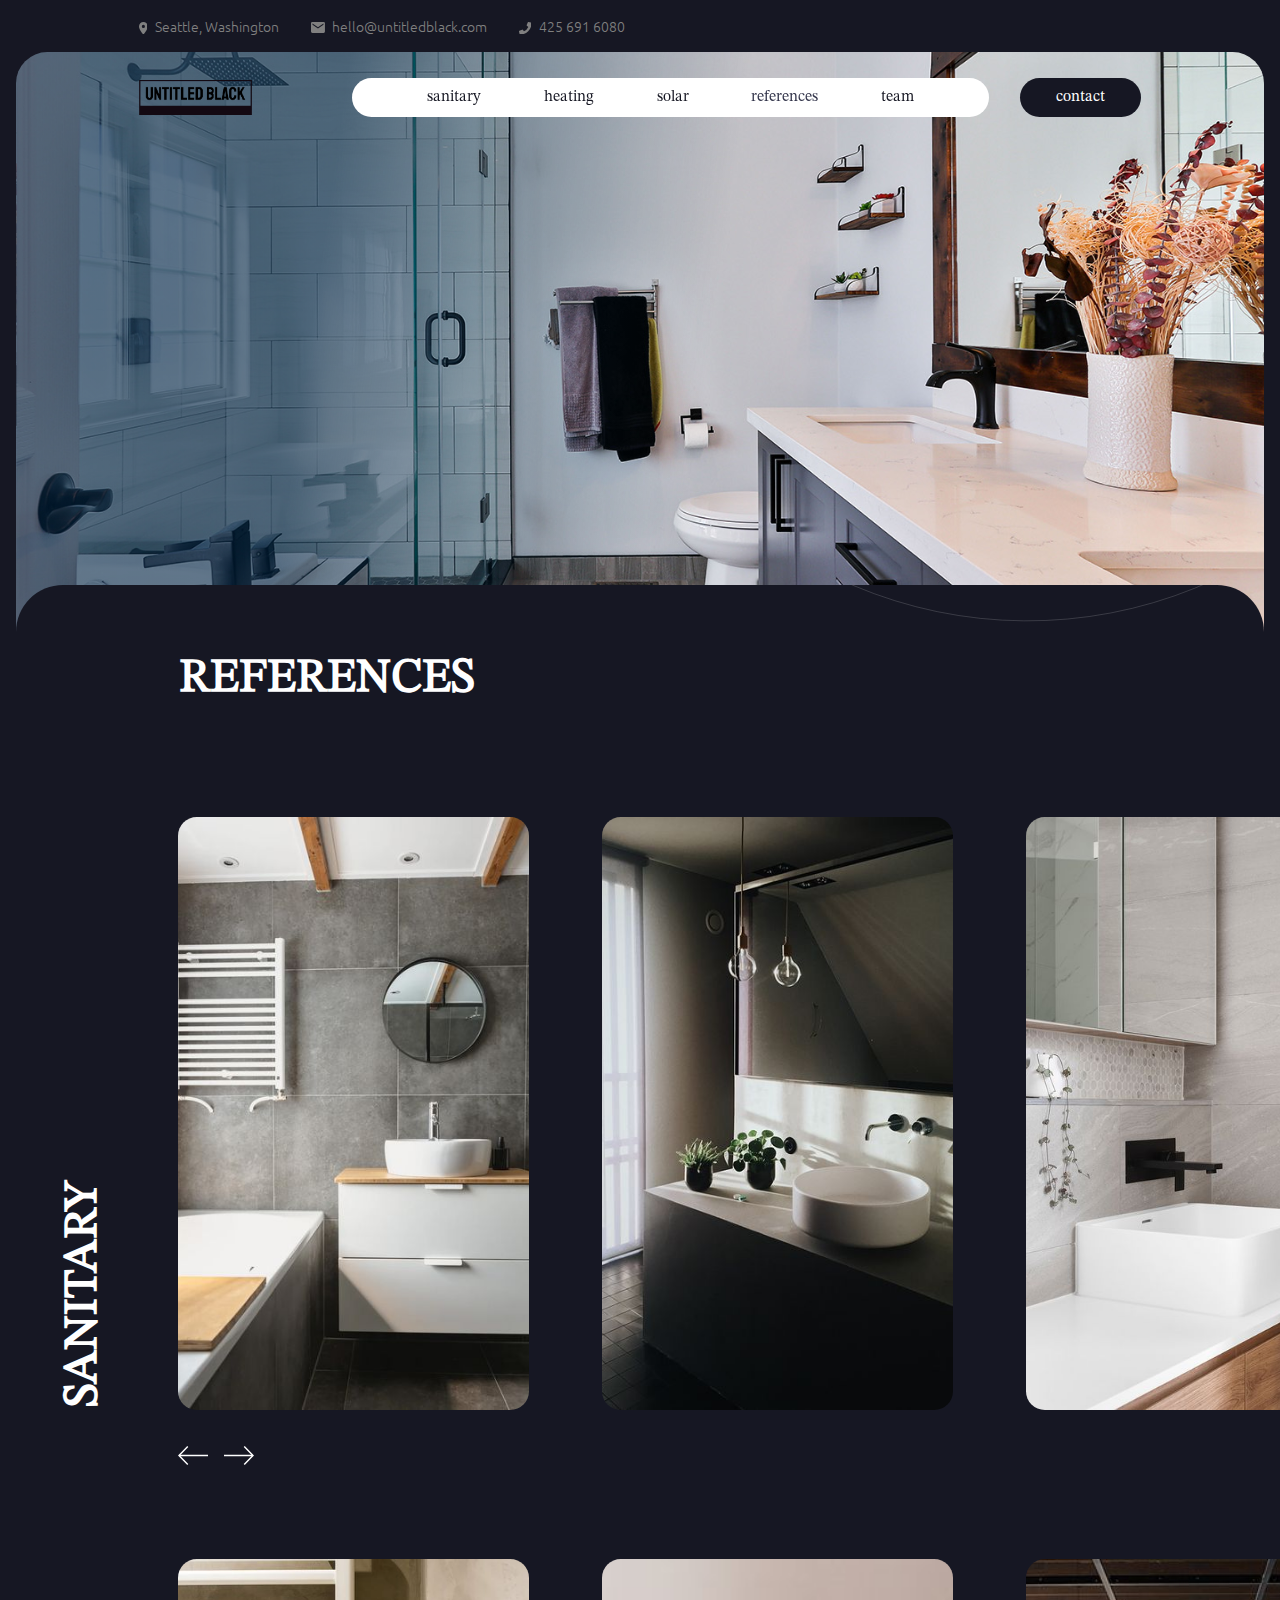
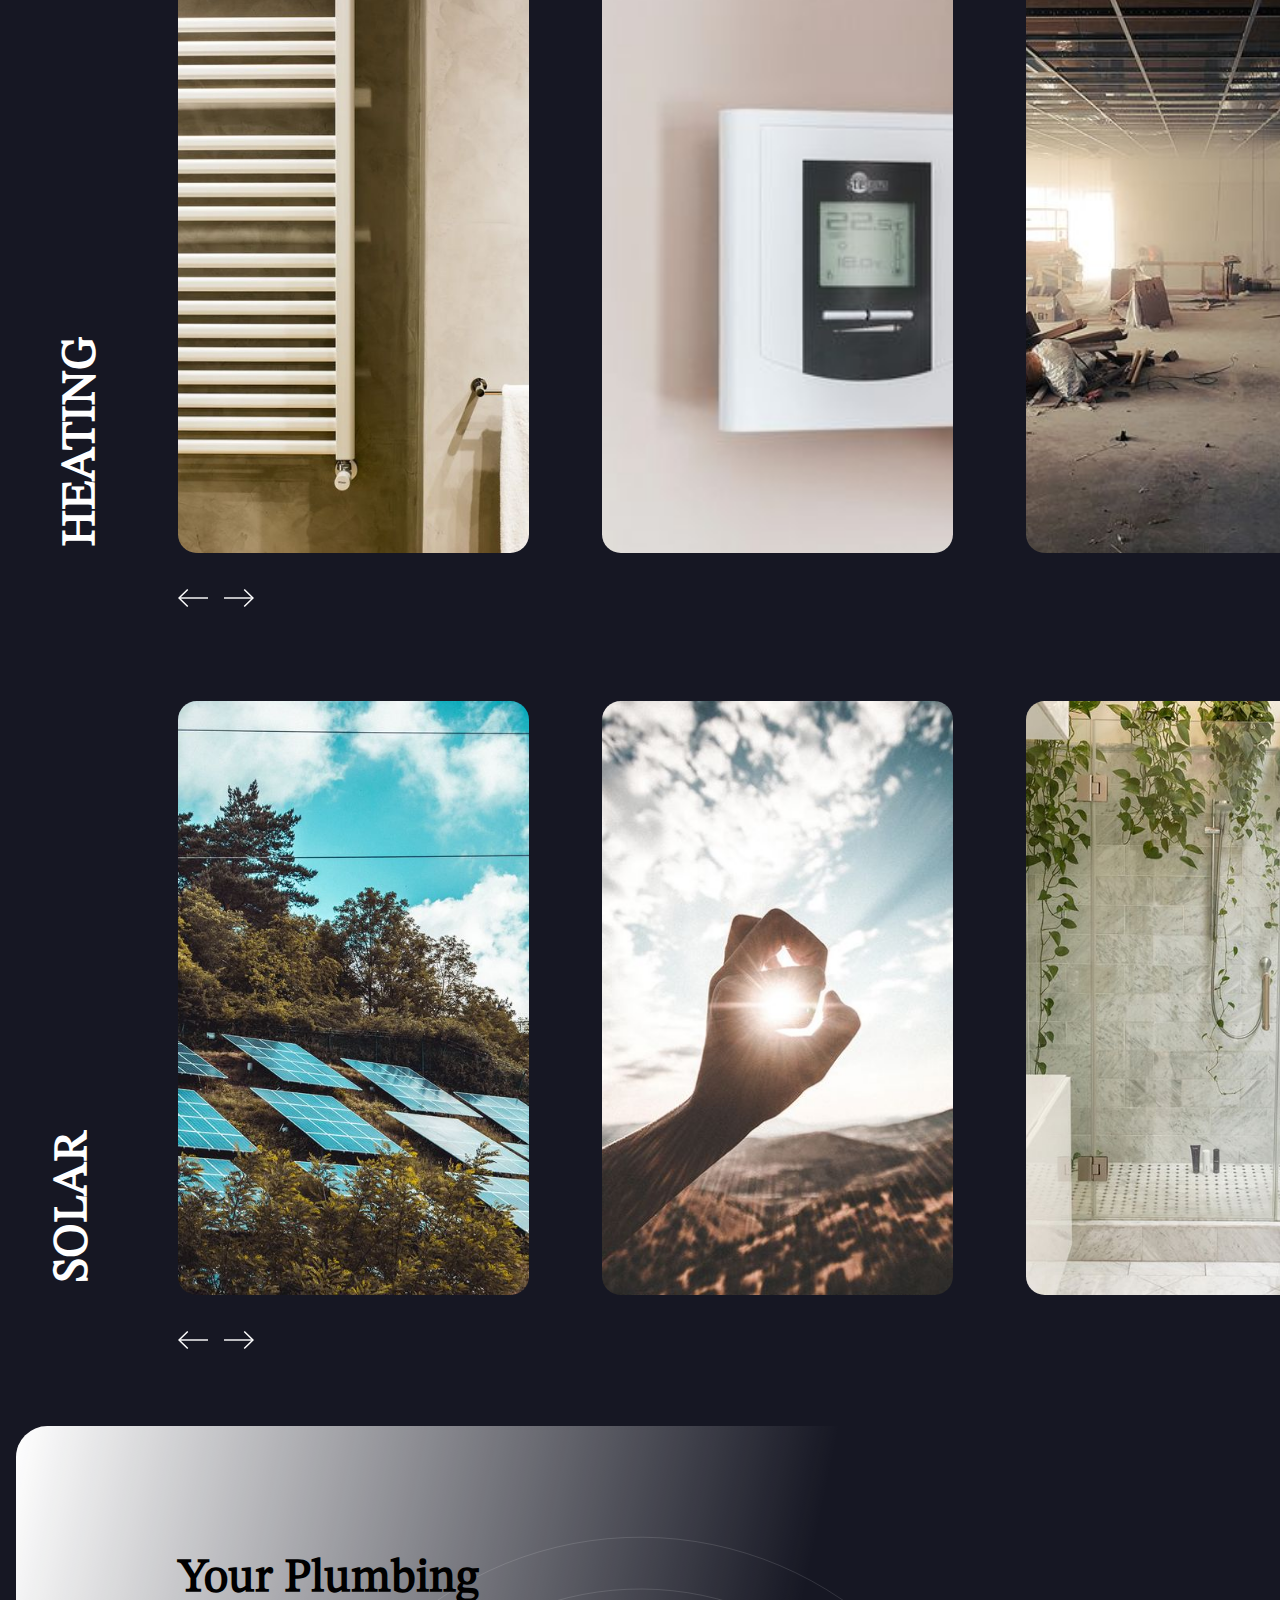
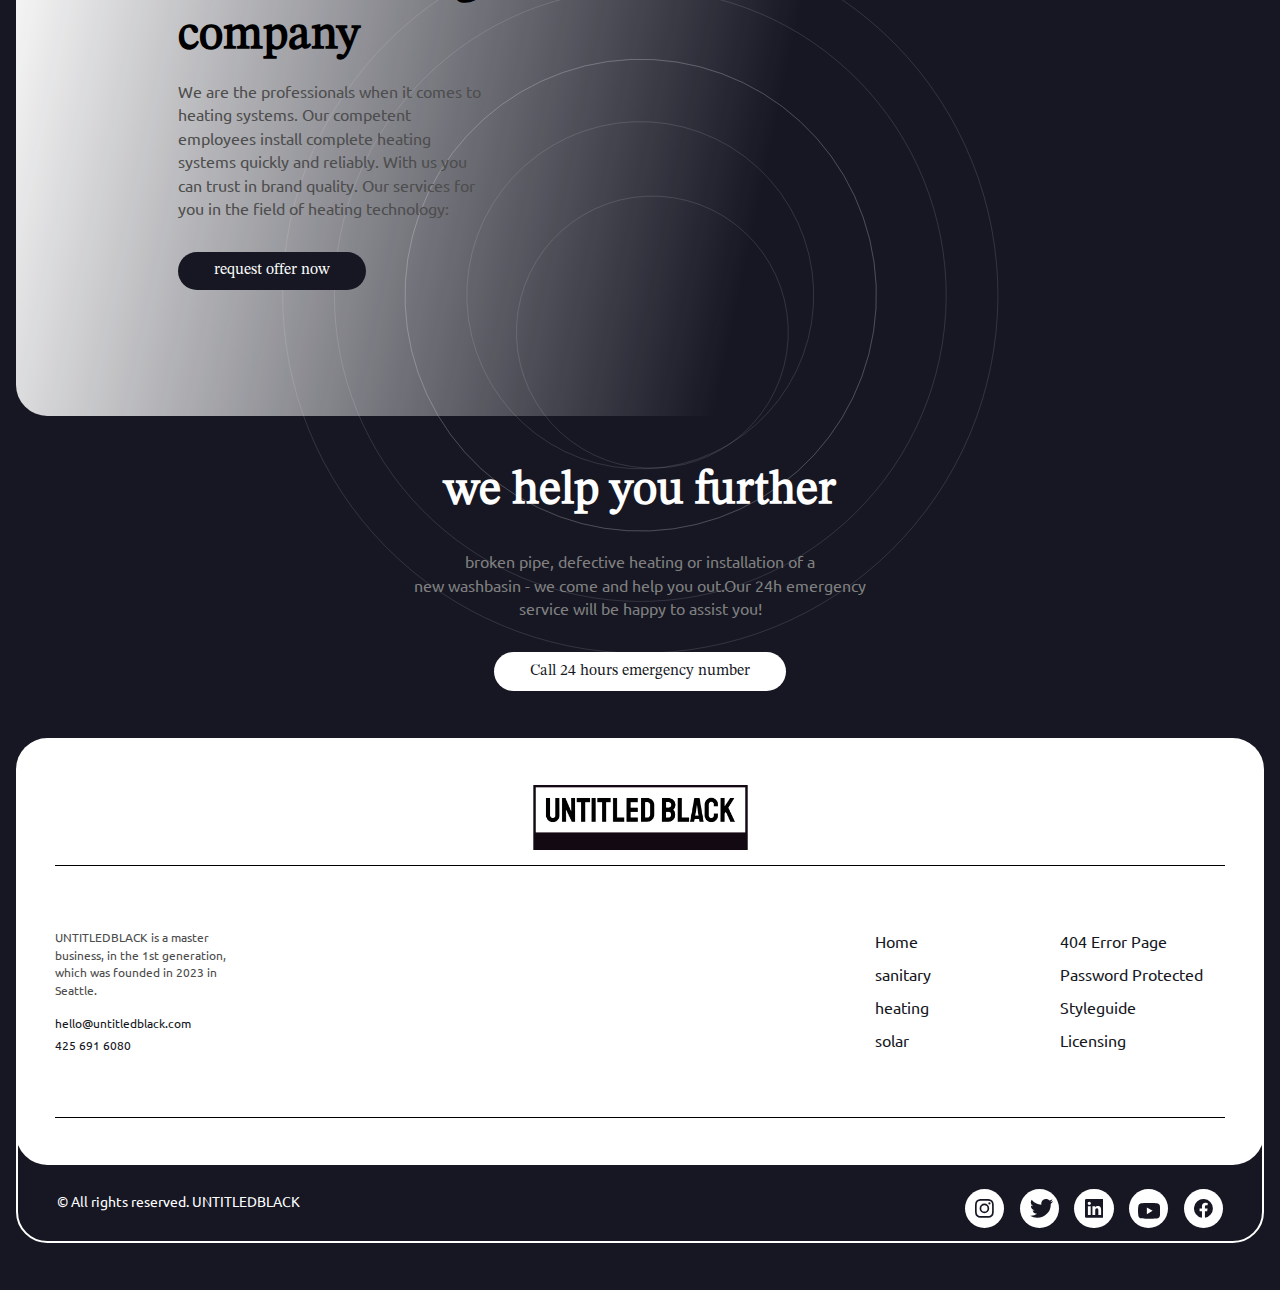
<file: references.html>
<!DOCTYPE html><!--  This site was created in Webflow. https://www.webflow.com  -->
<!--  Last Published: Tue Jan 02 2024 19:08:53 GMT+0000 (Coordinated Universal Time)  -->
<html data-wf-page="6572323140461cb928bf7d66" data-wf-site="6572323140461cb928bf7d28">
<head>
  <meta charset="utf-8">
  <title>BERB V6</title>
  <meta content="BERB V6" property="og:title">
  <meta content="https://uploads-ssl.webflow.com/63d0b7c49d7a968c2b256268/63d0c2df8842ec0da1ada6e4_berb-webflow-template-hero.jpg" property="og:image">
  <meta content="BERB V6" property="twitter:title">
  <meta content="https://uploads-ssl.webflow.com/63d0b7c49d7a968c2b256268/63d0c2df8842ec0da1ada6e4_berb-webflow-template-hero.jpg" property="twitter:image">
  <meta content="width=device-width, initial-scale=1" name="viewport">
  <meta content="Webflow" name="generator">
  <link href="css/normalize.css" rel="stylesheet" type="text/css">
  <link href="css/webflow.css" rel="stylesheet" type="text/css">
  <link href="css/plumbing-f1a7d2.webflow.css" rel="stylesheet" type="text/css">
  <script type="text/javascript">!function(o,c){var n=c.documentElement,t=" w-mod-";n.className+=t+"js",("ontouchstart"in o||o.DocumentTouch&&c instanceof DocumentTouch)&&(n.className+=t+"touch")}(window,document);</script>
  <link href="images/favicon.png" rel="shortcut icon" type="image/x-icon">
  <link href="images/webclip.png" rel="apple-touch-icon">
</head>
<body>
  <div class="page-wrapper background-color-dark-blue overflow-hidden">
    <div data-w-id="1da2bd3a-efc3-6d2e-f4f3-fe41e6211877" data-animation="default" data-collapse="medium" data-duration="400" data-easing="ease" data-easing2="ease" role="banner" class="berb-navbar w-nav">
      <div class="berb-navbar">
        <div class="padding-global">
          <div class="container-medium">
            <div class="navbar-wrapper">
              <a href="index.html" data-w-id="1da2bd3a-efc3-6d2e-f4f3-fe41e621187c" class="w-nav-brand"><img src="images/logo-no-background.png" loading="lazy" width="113" sizes="113px" alt="" srcset="images/logo-no-background.png 500w, images/logo-no-background.png 800w, images/logo-no-background.png 1080w, images/logo-no-background.png 1500w"></a>
              <div class="nav-menu-wrapper">
                <nav role="navigation" class="nav-menu w-nav-menu">
                  <div class="padding-global">
                    <a href="sanitary.html" class="berb-nav-link w-nav-link">sanitary</a>
                    <a href="heating.html" class="berb-nav-link w-nav-link">heating</a>
                    <a href="solar.html" class="berb-nav-link w-nav-link">solar</a>
                    <a href="references.html" aria-current="page" class="berb-nav-link w-nav-link w--current">references</a>
                    <a href="https://berb-plumbing.webflow.io/#team" class="berb-nav-link w-nav-link">team</a>
                  </div>
                </nav>
                <a href="contact.html" class="nav-button-link w-inline-block">
                  <div data-w-id="1da2bd3a-efc3-6d2e-f4f3-fe41e621188b" class="button">contact</div>
                </a>
                <div class="menu-button w-nav-button">
                  <div class="icon-2 w-icon-nav-menu"></div>
                </div>
              </div>
            </div>
          </div>
        </div>
      </div>
    </div>
    <div class="global-styles w-embed">
      <style>
/* Make text look crisper and more legible in all browsers */
body {
  -webkit-font-smoothing: antialiased;
  -moz-osx-font-smoothing: grayscale;
  font-smoothing: antialiased;
  text-rendering: optimizeLegibility;
}
/* Focus state style for keyboard navigation for the focusable elements */
*[tabindex]:focus-visible,
  input[type="file"]:focus-visible {
   outline: 0.125rem solid #4d65ff;
   outline-offset: 0.125rem;
}
/* Get rid of top margin on first element in any rich text element */
.w-richtext > :not(div):first-child, .w-richtext > div:first-child > :first-child {
  margin-top: 0 !important;
}
/* Get rid of bottom margin on last element in any rich text element */
.w-richtext>:last-child, .w-richtext ol li:last-child, .w-richtext ul li:last-child {
	margin-bottom: 0 !important;
}
/* Prevent all click and hover interaction with an element */
.pointer-events-off {
	pointer-events: none;
}
/* Enables all click and hover interaction with an element */
.pointer-events-on {
  pointer-events: auto;
}
/* Create a class of .div-square which maintains a 1:1 dimension of a div */
.div-square::after {
	content: "";
	display: block;
	padding-bottom: 100%;
}
/* Make sure containers never lose their center alignment */
.container-medium,.container-small, .container-large {
	margin-right: auto !important;
  margin-left: auto !important;
}
/* 
Make the following elements inherit typography styles from the parent and not have hardcoded values. 
Important: You will not be able to style for example "All Links" in Designer with this CSS applied.
Uncomment this CSS to use it in the project. Leave this message for future hand-off.
*/
/*
a,
.w-input,
.w-select,
.w-tab-link,
.w-nav-link,
.w-dropdown-btn,
.w-dropdown-toggle,
.w-dropdown-link {
  color: inherit;
  text-decoration: inherit;
  font-size: inherit;
}
*/
/* Apply "..." after 3 lines of text */
.text-style-3lines {
	display: -webkit-box;
	overflow: hidden;
	-webkit-line-clamp: 3;
	-webkit-box-orient: vertical;
}
/* Apply "..." after 2 lines of text */
.text-style-2lines {
	display: -webkit-box;
	overflow: hidden;
	-webkit-line-clamp: 2;
	-webkit-box-orient: vertical;
}
/* Adds inline flex display */
.display-inlineflex {
  display: inline-flex;
}
/* These classes are never overwritten */
.hide {
  display: none !important;
}
@media screen and (max-width: 991px) {
    .hide, .hide-tablet {
        display: none !important;
    }
}
  @media screen and (max-width: 767px) {
    .hide-mobile-landscape{
      display: none !important;
    }
}
  @media screen and (max-width: 479px) {
    .hide-mobile{
      display: none !important;
    }
}
.margin-0 {
  margin: 0rem !important;
}
.padding-0 {
  padding: 0rem !important;
}
.spacing-clean {
padding: 0rem !important;
margin: 0rem !important;
}
.margin-top {
  margin-right: 0rem !important;
  margin-bottom: 0rem !important;
  margin-left: 0rem !important;
}
.padding-top {
  padding-right: 0rem !important;
  padding-bottom: 0rem !important;
  padding-left: 0rem !important;
}
.margin-right {
  margin-top: 0rem !important;
  margin-bottom: 0rem !important;
  margin-left: 0rem !important;
}
.padding-right {
  padding-top: 0rem !important;
  padding-bottom: 0rem !important;
  padding-left: 0rem !important;
}
.margin-bottom {
  margin-top: 0rem !important;
  margin-right: 0rem !important;
  margin-left: 0rem !important;
}
.padding-bottom {
  padding-top: 0rem !important;
  padding-right: 0rem !important;
  padding-left: 0rem !important;
}
.margin-left {
  margin-top: 0rem !important;
  margin-right: 0rem !important;
  margin-bottom: 0rem !important;
}
.padding-left {
  padding-top: 0rem !important;
  padding-right: 0rem !important;
  padding-bottom: 0rem !important;
}
.margin-horizontal {
  margin-top: 0rem !important;
  margin-bottom: 0rem !important;
}
.padding-horizontal {
  padding-top: 0rem !important;
  padding-bottom: 0rem !important;
}
.margin-vertical {
  margin-right: 0rem !important;
  margin-left: 0rem !important;
}
.padding-vertical {
  padding-right: 0rem !important;
  padding-left: 0rem !important;
}
</style>
      <style>
  html { font-size: 1.125rem; }
  @media screen and (max-width:1920px) { html { font-size: calc(0.625rem + 0.41666666666666674vw); } }
  @media screen and (max-width:1440px) { html { font-size: calc(0.8126951092611863rem + 0.20811654526534862vw); } }
  @media screen and (max-width:479px) { html { font-size: calc(0.7494769874476988rem + 0.8368200836820083vw); } }
</style>
    </div>
    <main class="main-wrapper">
      <section class="section-references-hero">
        <div class="container-medium">
          <div class="contact-infos-wrapper">
            <a href="#" class="infos-on-top-wrapper w-inline-block">
              <div class="html-embed w-embed"><svg xmlns="http://www.w3.org/2000/svg" height="100%" viewbox="0 0 10.145 14.492">
                  <path id="Icon_material-place" data-name="Icon material-place" d="M12.572,3A5.069,5.069,0,0,0,7.5,8.072c0,3.8,5.072,9.42,5.072,9.42s5.072-5.616,5.072-9.42A5.069,5.069,0,0,0,12.572,3Zm0,6.884a1.812,1.812,0,1,1,1.812-1.812A1.812,1.812,0,0,1,12.572,9.884Z" transform="translate(-7.5 -3)" fill="currentColor"></path>
                </svg></div>
              <div class="text-color-grey text-size-small text-weight-light">Seattle, Washington</div>
            </a>
            <a href="#" class="infos-on-top-wrapper w-inline-block">
              <div class="html-embed mail w-embed"><svg xmlns="http://www.w3.org/2000/svg" height="100%" viewbox="0 0 15.273 12">
                  <path id="Icon_ionic-md-mail" data-name="Icon ionic-md-mail" d="M16.068,5.625H3.7A1.459,1.459,0,0,0,2.25,7.08V16.17A1.459,1.459,0,0,0,3.7,17.625H16.068a1.459,1.459,0,0,0,1.455-1.455V7.08A1.459,1.459,0,0,0,16.068,5.625Zm-.182,3.091-6,4-6-4V7.261l6,4,6-4Z" transform="translate(-2.25 -5.625)" fill="currentColor"></path>
                </svg></div>
              <div class="text-color-grey text-size-small text-weight-light">hello@untitledblack.com</div>
            </a>
            <a href="#" class="infos-on-top-wrapper w-inline-block">
              <div class="html-embed w-embed"><svg xmlns="http://www.w3.org/2000/svg" height="100%" viewbox="0 0 12.219 12.219">
                  <path id="Icon_awesome-phone" data-name="Icon awesome-phone" d="M11.774.587,9.292.014a.576.576,0,0,0-.656.332L7.491,3.018a.571.571,0,0,0,.165.668L9.1,4.87A8.845,8.845,0,0,1,4.873,9.1L3.689,7.653a.572.572,0,0,0-.668-.165L.348,8.634a.58.58,0,0,0-.334.659l.573,2.482a.573.573,0,0,0,.558.444A11.072,11.072,0,0,0,12.218,1.145.572.572,0,0,0,11.774.587Z" transform="translate(0.001 0.001)" fill="currentColor"></path>
                </svg></div>
              <div class="text-color-grey text-size-small text-weight-light">425 691 6080</div>
            </a>
          </div>
        </div>
        <div class="padding-hero-section-small">
          <div class="berb-sanitary-hero_component-wrapper">
            <div class="w-layout-grid references-hero_component-copy padding-global"></div>
          </div>
        </div>
      </section>
      <section class="section-references z-index-1"><img src="images/BERB-circle.svg" loading="lazy" alt="" class="services-circle-image position-absolut references">
        <div class="container-medium z-index-2">
          <div class="padding-global">
            <div class="references-component">
              <div id="w-node-b70e726e-3eb8-0dab-39ac-d703b581ef31-28bf7d66" class="references-headline-wrapper">
                <h2 id="w-node-_67b4a064-0a6c-2a38-15c2-40fa02a8075e-28bf7d66" class="heading-style-h2---berb text-color-white slide-in-left">REFERENCES</h2>
              </div>
            </div>
          </div>
          <div class="padding-bottom padding-medium"></div>
          <div class="padding-bottom padding-medium"></div>
        </div>
      </section>
      <div class="container-medium">
        <div class="padding-global">
          <div class="slider-references_component">
            <div data-delay="4000" data-animation="slide" class="slider-refrences w-slider" data-autoplay="false" data-easing="ease" data-hide-arrows="false" data-disable-swipe="false" data-autoplay-limit="0" data-nav-spacing="3" data-duration="500" data-infinite="true">
              <h2 class="heading-style-h2---berb transform">SANITARY</h2>
              <div class="slider-references-maks w-slider-mask">
                <div class="references-item w-slide"><img sizes="(max-width: 479px) 82vw, (max-width: 767px) 49vw, (max-width: 991px) 47vw, 34vw" srcset="images/berb-reference-image_1-p-500.jpg 500w, images/berb-reference-image_1-p-800.jpg 800w, images/berb-reference-image_1.jpg 900w" src="images/berb-reference-image_1.jpg" loading="lazy" alt="berb reference image" class="image-3"></div>
                <div class="references-item w-slide"><img sizes="(max-width: 479px) 82vw, (max-width: 767px) 49vw, (max-width: 991px) 47vw, 34vw" srcset="images/berb-bathroom-sanitary-2-p-500.jpg 500w, images/berb-bathroom-sanitary-2.jpg 756w" src="images/berb-bathroom-sanitary-2.jpg" loading="lazy" alt="bathroom sanitary page" class="image-3"></div>
                <div class="references-item w-slide"><img sizes="(max-width: 479px) 82vw, (max-width: 767px) 49vw, (max-width: 991px) 47vw, 34vw" srcset="images/berb-reference-image_3-p-500.jpg 500w, images/berb-reference-image_3-p-800.jpg 800w, images/berb-reference-image_3.jpg 833w" src="images/berb-reference-image_3.jpg" loading="lazy" alt="berb reference image" class="image-3"></div>
                <div class="references-item w-slide"><img sizes="(max-width: 479px) 82vw, (max-width: 767px) 49vw, (max-width: 991px) 47vw, 34vw" srcset="images/berb-reference-image_1-p-500.jpg 500w, images/berb-reference-image_1-p-800.jpg 800w, images/berb-reference-image_1.jpg 900w" src="images/berb-reference-image_1.jpg" loading="lazy" alt="berb reference image" class="image-3"></div>
                <div class="references-item w-slide"><img sizes="(max-width: 479px) 82vw, (max-width: 767px) 49vw, (max-width: 991px) 47vw, 34vw" srcset="images/berb-bathroom-sanitary-2-p-500.jpg 500w, images/berb-bathroom-sanitary-2.jpg 756w" src="images/berb-bathroom-sanitary-2.jpg" loading="lazy" alt="bathroom sanitary page" class="image-3"></div>
              </div>
              <div class="left-arrow w-slider-arrow-left"><img src="images/Gruppe-790.svg" loading="lazy" alt="" class="arrow-slider-left"></div>
              <div class="right-arrow w-slider-arrow-right"><img src="images/slider-arrow-right.svg" loading="lazy" alt="" class="arrow-slider-left"></div>
              <div class="slide-nav w-slider-nav w-round"></div>
            </div>
          </div>
        </div>
      </div>
      <div class="container-medium padding-top padding-large">
        <div class="padding-global">
          <div data-delay="4000" data-animation="slide" class="slider-refrences w-slider" data-autoplay="false" data-easing="ease" data-hide-arrows="false" data-disable-swipe="false" data-autoplay-limit="0" data-nav-spacing="3" data-duration="500" data-infinite="true">
            <h2 class="heading-style-h2---berb transform">HEATING </h2>
            <div class="slider-references-maks w-slider-mask">
              <div class="references-item w-slide"><img sizes="(max-width: 479px) 82vw, (max-width: 767px) 49vw, (max-width: 991px) 47vw, 34vw" srcset="images/berb-heating-hero-p-500.jpg 500w, images/berb-heating-hero-p-800.jpg 800w, images/berb-heating-hero-p-1080.jpg 1080w, images/berb-heating-hero.jpg 1350w" src="images/berb-heating-hero.jpg" loading="lazy" alt="heater-in-bathroom" class="image-3"></div>
              <div class="references-item w-slide"><img sizes="(max-width: 479px) 82vw, (max-width: 767px) 49vw, (max-width: 991px) 47vw, 34vw" srcset="images/heating-image-1-p-500.jpg 500w, images/heating-image-1-p-800.jpg 800w, images/heating-image-1-p-1080.jpg 1080w, images/heating-image-1.jpg 1335w" src="images/heating-image-1.jpg" loading="lazy" alt="heating-image" class="image-3"></div>
              <div class="references-item w-slide"><img sizes="(max-width: 479px) 82vw, (max-width: 767px) 49vw, (max-width: 991px) 47vw, 34vw" srcset="images/berb-plumpib-in-construction-p-500.jpg 500w, images/berb-plumpib-in-construction.jpg 775w" src="images/berb-plumpib-in-construction.jpg" loading="lazy" alt="in-construction-image" class="image-3"></div>
              <div class="references-item w-slide"><img sizes="(max-width: 479px) 82vw, (max-width: 767px) 49vw, (max-width: 991px) 47vw, 34vw" srcset="images/berb-heating-hero-p-500.jpg 500w, images/berb-heating-hero-p-800.jpg 800w, images/berb-heating-hero-p-1080.jpg 1080w, images/berb-heating-hero.jpg 1350w" src="images/berb-heating-hero.jpg" loading="lazy" alt="heater-in-bathroom" class="image-3"></div>
              <div class="references-item w-slide"><img sizes="(max-width: 479px) 82vw, (max-width: 767px) 49vw, (max-width: 991px) 47vw, 34vw" srcset="images/heating-image-1-p-500.jpg 500w, images/heating-image-1-p-800.jpg 800w, images/heating-image-1-p-1080.jpg 1080w, images/heating-image-1.jpg 1335w" src="images/heating-image-1.jpg" loading="lazy" alt="heating-image" class="image-3"></div>
            </div>
            <div class="left-arrow w-slider-arrow-left"><img src="images/Gruppe-790.svg" loading="lazy" alt="" class="arrow-slider-left"></div>
            <div class="right-arrow w-slider-arrow-right"><img src="images/slider-arrow-right.svg" loading="lazy" alt="" class="arrow-slider-left"></div>
            <div class="slide-nav w-slider-nav w-round"></div>
          </div>
        </div>
      </div>
      <div class="container-medium padding-section-small">
        <div class="padding-global">
          <div data-delay="4000" data-animation="slide" class="slider-refrences w-slider" data-autoplay="false" data-easing="ease" data-hide-arrows="false" data-disable-swipe="false" data-autoplay-limit="0" data-nav-spacing="3" data-duration="500" data-infinite="true">
            <h2 class="heading-style-h2---berb transform">SOLAR      </h2>
            <div class="slider-references-maks w-slider-mask">
              <div class="references-item w-slide"><img sizes="(max-width: 479px) 82vw, (max-width: 767px) 49vw, (max-width: 991px) 47vw, 34vw" srcset="images/berb-solar-hero-p-500.jpg 500w, images/berb-solar-hero-p-800.jpg 800w, images/berb-solar-hero.jpg 1000w" src="images/berb-solar-hero.jpg" loading="lazy" alt="solar-panels-in-nature" class="image-3"></div>
              <div class="references-item w-slide"><img sizes="(max-width: 479px) 82vw, (max-width: 767px) 49vw, (max-width: 991px) 47vw, 34vw" srcset="images/solar-service-image-1-p-500.jpg 500w, images/solar-service-image-1.jpg 689w" src="images/solar-service-image-1.jpg" loading="lazy" alt="solar-image-hand-and-sun" class="image-3"></div>
              <div class="references-item w-slide"><img sizes="(max-width: 479px) 82vw, (max-width: 767px) 49vw, (max-width: 991px) 47vw, 34vw" srcset="images/solar-image-p-500.jpg 500w, images/solar-image.jpg 579w" src="images/solar-image.jpg" loading="lazy" alt="bathroom-with-plants" class="image-3"></div>
              <div class="references-item w-slide"><img sizes="(max-width: 479px) 82vw, (max-width: 767px) 49vw, (max-width: 991px) 47vw, 34vw" srcset="images/berb-solar-hero-p-500.jpg 500w, images/berb-solar-hero-p-800.jpg 800w, images/berb-solar-hero.jpg 1000w" src="images/berb-solar-hero.jpg" loading="lazy" alt="solar-panels-in-nature" class="image-3"></div>
              <div class="references-item w-slide"><img sizes="(max-width: 479px) 82vw, (max-width: 767px) 49vw, (max-width: 991px) 47vw, 34vw" srcset="images/solar-service-image-1-p-500.jpg 500w, images/solar-service-image-1.jpg 689w" src="images/solar-service-image-1.jpg" loading="lazy" alt="solar-image-hand-and-sun" class="image-3"></div>
            </div>
            <div class="left-arrow w-slider-arrow-left"><img src="images/Gruppe-790.svg" loading="lazy" alt="" class="arrow-slider-left"></div>
            <div class="right-arrow w-slider-arrow-right"><img src="images/slider-arrow-right.svg" loading="lazy" alt="" class="arrow-slider-left"></div>
            <div class="slide-nav w-slider-nav w-round"></div>
          </div>
        </div>
      </div>
      <section class="section-sanitary-cta-help">
        <div class="padding-section-large">
          <div id="w-node-_8b76a9e0-2bea-8b92-eeb7-43cc2b11208c-28bf7d66" class="container-medium">
            <div class="padding-global">
              <div class="w-layout-grid home-cta-help_component padding-global">
                <div id="w-node-_8b76a9e0-2bea-8b92-eeb7-43cc2b11208f-28bf7d66" class="home-cta-help-wrapper">
                  <h2 class="heading-style-h2---berb fade-in-2 text-color-black">Your Plumbing company</h2>
                  <div class="padding-bottom padding-small"></div>
                  <div class="max-width-small">
                    <p class="fade-in-3 text-color-dark-grey">We are the professionals when it comes to heating systems. Our competent employees install complete heating systems quickly and reliably. With us you can trust in brand quality. Our services for you in the field of heating technology:</p>
                  </div>
                  <div class="padding-bottom padding-medium"></div>
                  <a href="#" class="button display-inlineflex fade-in-3 w-button">request offer now</a>
                </div>
              </div>
            </div>
          </div>
        </div>
      </section>
      <section class="section-home-cta-call-us position-relativ">
        <div class="padding-global">
          <div class="padding-section-large-2">
            <div class="container-medium">
              <div class="cta-call-us_component">
                <div id="w-node-_5f7bdbec-ffc8-7599-637e-caa45ec0043a-28bf7d66" class="about-numbers-wrapper">
                  <div class="max-width-medium">
                    <div class="heading-style-h2---berb text-color-white text-align-center slide-in-up">we help you further</div>
                    <div class="padding-bottom padding-medium"></div>
                    <div class="text-color-grey text-align-center slide-in-up-1">broken pipe, defective heating or installation of a <br>new washbasin - we come and help you out.Our 24h emergency service will be happy to assist you!</div>
                    <div class="padding-bottom padding-medium"></div>
                    <div class="align-center text-align-center z-index-2">
                      <a href="#" class="button-secondary display-inlineflex slide-in-up-2 w-button">Call 24 hours emergency number</a>
                    </div><img src="images/BERB-circle.svg" loading="lazy" data-w-id="5f7bdbec-ffc8-7599-637e-caa45ec0044e" alt="" class="circle-image-call-us-sanitary position-absolut">
                  </div>
                </div>
              </div>
            </div>
          </div>
        </div>
      </section>
      <div class="berb-footer-wrapper">
        <section class="berb_footer">
          <div class="padding-section-small">
            <div id="w-node-_7a0c9bb8-c24d-d1ea-c60d-22314c889463-4c889460" class="container-large">
              <div class="padding-global">
                <div class="w-layout-grid berb-footer_component padding-global">
                  <div id="w-node-_7a0c9bb8-c24d-d1ea-c60d-22314c889466-4c889460" class="berb-footer-top">
                    <div class="clip">
                      <a href="#" class="footer-logo w-inline-block"><img src="images/logo-no-background.png" loading="lazy" width="215" sizes="(max-width: 479px) 74vw, 215px" alt="" srcset="images/logo-no-background.png 500w, images/logo-no-background.png 800w, images/logo-no-background.png 1080w, images/logo-no-background.png 1500w"></a>
                    </div>
                    <div class="padding-bottom padding-small"></div>
                  </div>
                  <div id="w-node-_7a0c9bb8-c24d-d1ea-c60d-22314c88946c-4c889460" class="berb-footer-content-left">
                    <p class="text-color-dark-grey text-size-tiny">UNTITLEDBLACK is a master <br>business, in the 1st generation, <br>which was founded in 2023 in <br>Seattle.</p>
                    <div class="padding-bottom padding-small"></div>
                    <a href="#" class="berb-footer-link text-size-tiny">hello@untitledblack.com</a>
                    <div class="padding-bottom padding-xxsmall"></div>
                    <a href="#" class="berb-footer-link text-size-tiny">425 691 6080</a>
                  </div>
                  <div id="w-node-_7a0c9bb8-c24d-d1ea-c60d-22314c88947b-4c889460" class="berb-footer-content-middle">
                    <a href="index.html" class="berb-footer-link">Home</a>
                    <div class="padding-bottom padding-xxsmall"></div>
                    <a href="sanitary.html" class="berb-footer-link">sanitary</a>
                    <div class="padding-bottom padding-xxsmall"></div>
                    <a href="heating.html" class="berb-footer-link">heating</a>
                    <div class="padding-bottom padding-xxsmall"></div>
                    <a href="solar.html" class="berb-footer-link">solar</a>
                  </div>
                  <div id="w-node-_7a0c9bb8-c24d-d1ea-c60d-22314c889487-4c889460" class="berb-footer-content-right">
                    <a href="https://berb-plumbing.webflow.io/404" class="berb-footer-link">404 Error Page</a>
                    <div class="padding-bottom padding-xxsmall"></div>
                    <a href="https://berb-plumbing.webflow.io/401" class="berb-footer-link">Password Protected</a>
                    <div class="padding-bottom padding-xxsmall"></div>
                    <a href="template-info/style-guide.html" class="berb-footer-link">Styleguide</a>
                    <div class="padding-bottom padding-xxsmall"></div>
                    <a href="template-info/licensing.html" class="berb-footer-link">Licensing</a>
                  </div>
                  <div id="w-node-_7a0c9bb8-c24d-d1ea-c60d-22314c889493-4c889460" class="berb-footer-divider"></div>
                </div>
              </div>
            </div>
          </div>
        </section>
        <section class="berb_footer-bottom">
          <div class="container-large">
            <div class="padding-global">
              <div class="berb-footer-bottom_component">
                <div id="w-node-_7a0c9bb8-c24d-d1ea-c60d-22314c889498-4c889460" class="berb-footer-bottom-wrapper-left">
                  <div class="padding-bottom padding-medium"></div>
                  <a href="https://www.marcheine.de" class="text-color-white text-size-small">© All rights reserved. UNTITLEDBLACK</a>
                </div>
                <div id="w-node-_7a0c9bb8-c24d-d1ea-c60d-22314c88949c-4c889460" class="berb-footer-bottom-wrapper-right">
                  <div class="padding-bottom padding-medium"></div>
                  <div class="footer-social-media-icons-wrapper">
                    <a href="https://www.instagram.com" class="social-icon w-inline-block">
                      <div class="social-icon-embed w-embed"><svg xmlns="http://www.w3.org/2000/svg" height="auto" viewbox="0 0 18.418 18.414">
                          <path d="M9.206,6.723a4.721,4.721,0,1,0,4.721,4.721A4.714,4.714,0,0,0,9.206,6.723Zm0,7.79a3.069,3.069,0,1,1,3.069-3.069,3.075,3.075,0,0,1-3.069,3.069ZM15.221,6.53a1.1,1.1,0,1,1-1.1-1.1A1.1,1.1,0,0,1,15.221,6.53Zm3.127,1.118A5.449,5.449,0,0,0,16.86,3.79,5.485,5.485,0,0,0,13,2.3c-1.52-.086-6.077-.086-7.6,0A5.477,5.477,0,0,0,1.547,3.786,5.467,5.467,0,0,0,.059,7.644c-.086,1.52-.086,6.077,0,7.6A5.449,5.449,0,0,0,1.547,19.1,5.492,5.492,0,0,0,5.4,20.586c1.52.086,6.077.086,7.6,0A5.449,5.449,0,0,0,16.86,19.1a5.485,5.485,0,0,0,1.487-3.858c.086-1.52.086-6.073,0-7.593Zm-1.964,9.224a3.107,3.107,0,0,1-1.75,1.75c-1.212.481-4.088.37-5.428.37s-4.22.107-5.428-.37a3.107,3.107,0,0,1-1.75-1.75c-.481-1.212-.37-4.088-.37-5.428s-.107-4.22.37-5.428a3.107,3.107,0,0,1,1.75-1.75C4.99,3.786,7.866,3.9,9.206,3.9s4.22-.107,5.428.37a3.107,3.107,0,0,1,1.75,1.75c.481,1.212.37,4.088.37,5.428S16.864,15.664,16.384,16.872Z" transform="translate(0.005 -2.237)" fill="currentColor"></path>
                        </svg></div>
                    </a>
                    <a href="https://twitter.com/home" class="social-icon w-inline-block">
                      <div class="social-icon-embed twitter w-embed"><svg xmlns="http://www.w3.org/2000/svg" height="auto" viewbox="0 0 20.032 16.27">
                          <path d="M17.973,7.435c.013.178.013.356.013.534A11.6,11.6,0,0,1,6.3,19.65,11.6,11.6,0,0,1,0,17.807a8.493,8.493,0,0,0,.991.051,8.222,8.222,0,0,0,5.1-1.754A4.113,4.113,0,0,1,2.25,13.257a5.177,5.177,0,0,0,.775.064,4.342,4.342,0,0,0,1.08-.14A4.106,4.106,0,0,1,.813,9.151V9.1a4.135,4.135,0,0,0,1.856.521A4.112,4.112,0,0,1,1.4,4.131a11.67,11.67,0,0,0,8.465,4.3,4.635,4.635,0,0,1-.1-.941,4.109,4.109,0,0,1,7.105-2.809,8.083,8.083,0,0,0,2.606-.991,4.094,4.094,0,0,1-1.8,2.262,8.23,8.23,0,0,0,2.364-.636,8.825,8.825,0,0,1-2.059,2.123Z" transform="translate(0 -3.381)" fill="currentColor"></path>
                        </svg></div>
                    </a>
                    <a href="https://www.linkedin.com" class="social-icon w-inline-block">
                      <div class="social-icon-embed w-embed"><svg xmlns="http://www.w3.org/2000/svg" height="auto" viewbox="0 0 16.271 16.271">
                          <path d="M15.108,2.25H1.159A1.167,1.167,0,0,0,0,3.423V17.347a1.167,1.167,0,0,0,1.159,1.173h13.95a1.17,1.17,0,0,0,1.162-1.173V3.423A1.17,1.17,0,0,0,15.108,2.25ZM4.917,16.2H2.506V8.431H4.921V16.2ZM3.712,7.371a1.4,1.4,0,1,1,1.4-1.4,1.4,1.4,0,0,1-1.4,1.4ZM13.957,16.2H11.546V12.419c0-.9-.018-2.059-1.253-2.059-1.257,0-1.449.981-1.449,1.994V16.2H6.432V8.431H8.745v1.06h.033a2.54,2.54,0,0,1,2.284-1.253c2.441,0,2.895,1.609,2.895,3.7Z" transform="translate(0 -2.25)" fill="currentcolor"></path>
                        </svg></div>
                    </a>
                    <a href="https://www.youtube.com" class="social-icon w-inline-block">
                      <div class="social-icon-embed youtube w-embed"><svg xmlns="http://www.w3.org/2000/svg" height="100%" viewbox="0 0 23.139 16.27">
                          <path d="M23.706,7.046A2.907,2.907,0,0,0,21.66,4.987c-1.8-.487-9.04-.487-9.04-.487s-7.236,0-9.04.487A2.908,2.908,0,0,0,1.533,7.046a30.5,30.5,0,0,0-.484,5.606,30.5,30.5,0,0,0,.484,5.606,2.864,2.864,0,0,0,2.046,2.026c1.8.487,9.04.487,9.04.487s7.236,0,9.04-.487a2.864,2.864,0,0,0,2.046-2.026,30.5,30.5,0,0,0,.484-5.606,30.5,30.5,0,0,0-.484-5.606ZM10.253,16.092V9.211L16.3,12.651l-6.048,3.44Z" transform="translate(-1.05 -4.5)" fill="currentcolor"></path>
                        </svg></div>
                    </a>
                    <a href="https://www.facebook.com" class="social-icon w-inline-block">
                      <div class="social-icon-embed w-embed"><svg xmlns="http://www.w3.org/2000/svg" height="auto" viewbox="0 0 19.167 19.051">
                          <path d="M19.729,10.146A9.583,9.583,0,1,0,8.648,19.613v-6.7H6.214v-2.77H8.648V8.034a3.381,3.381,0,0,1,3.62-3.728,14.748,14.748,0,0,1,2.145.187V6.85H13.2a1.385,1.385,0,0,0-1.562,1.5v1.8H14.3l-.425,2.77H11.643v6.7A9.587,9.587,0,0,0,19.729,10.146Z" transform="translate(-0.563 -0.563)" fill="currentcolor"></path>
                        </svg></div>
                    </a>
                  </div>
                </div>
              </div>
            </div>
          </div>
        </section>
        <div class="padding-bottom padding-large"></div>
      </div>
    </main>
  </div>
  <script src="https://d3e54v103j8qbb.cloudfront.net/js/jquery-3.5.1.min.dc5e7f18c8.js?site=6572323140461cb928bf7d28" type="text/javascript" integrity="sha256-9/aliU8dGd2tb6OSsuzixeV4y/faTqgFtohetphbbj0=" crossorigin="anonymous"></script>
  <script src="js/webflow.js" type="text/javascript"></script>
</body>
</html>
</file>
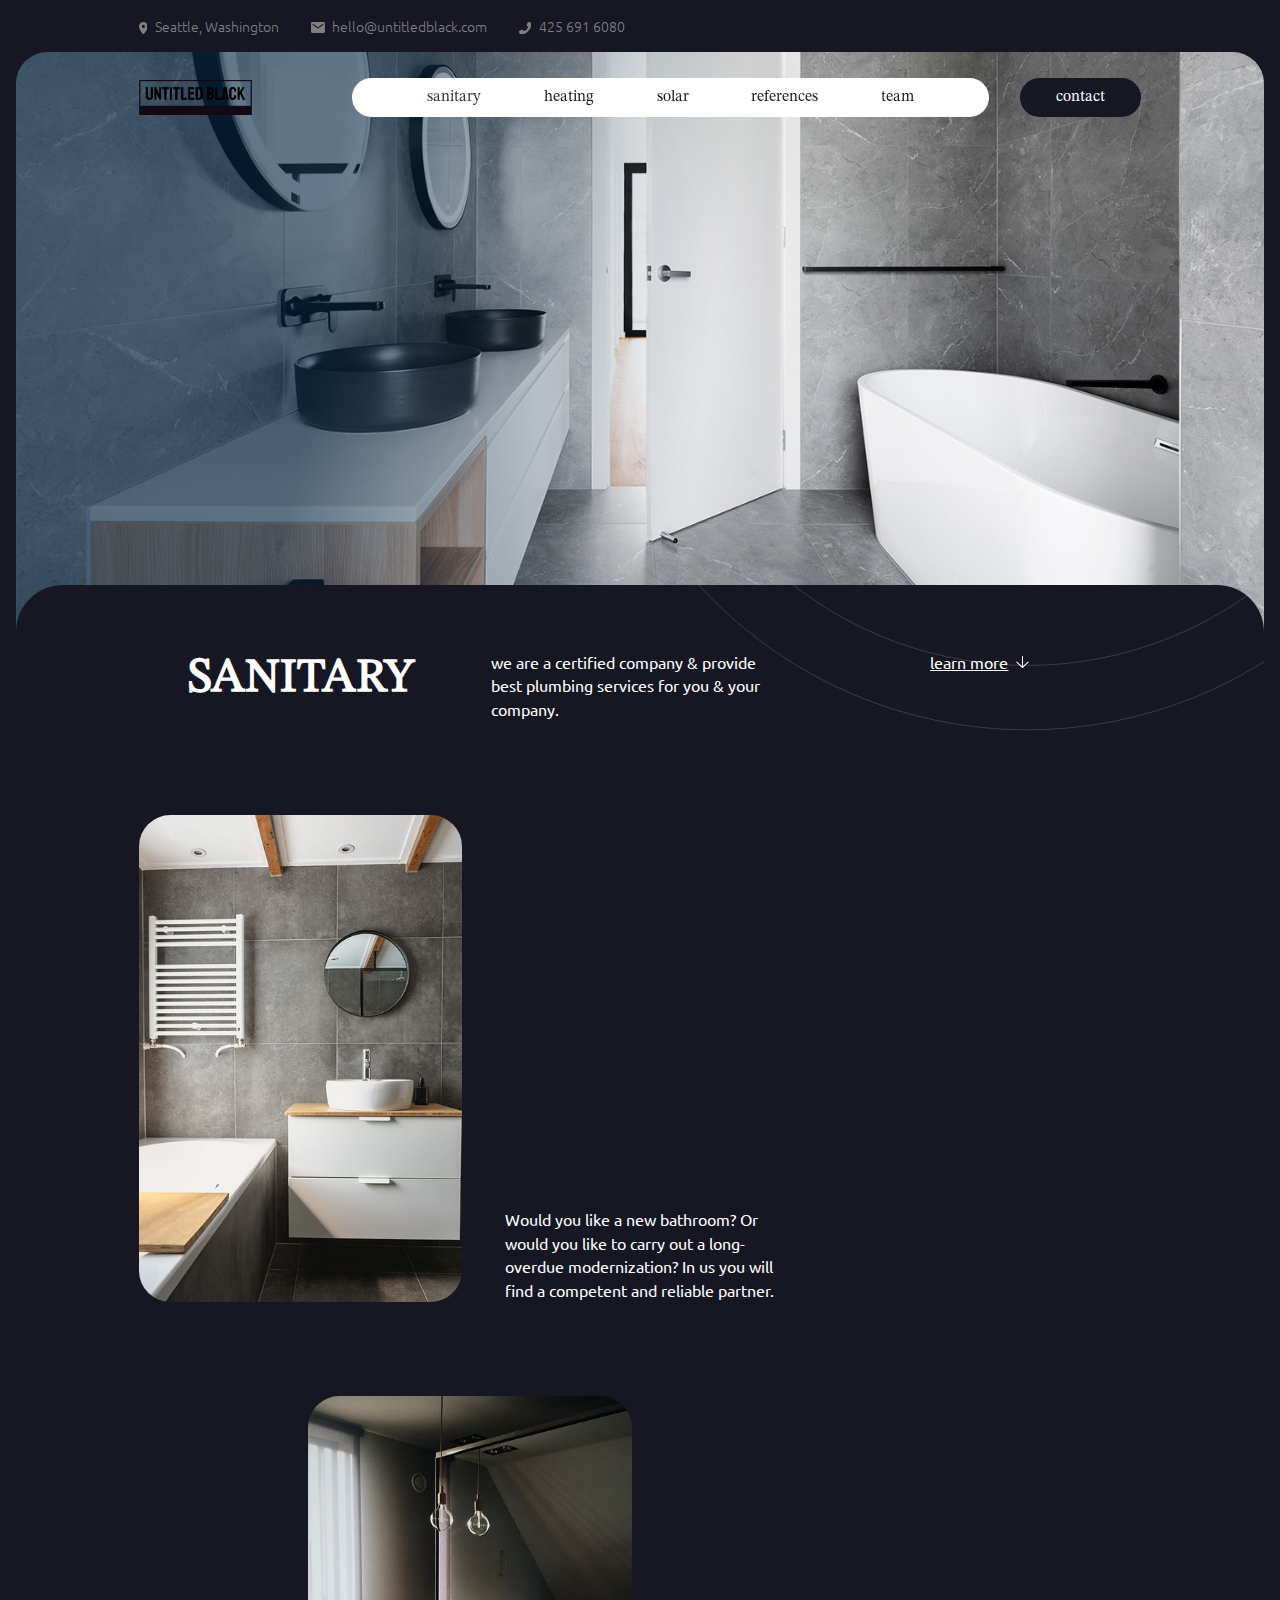
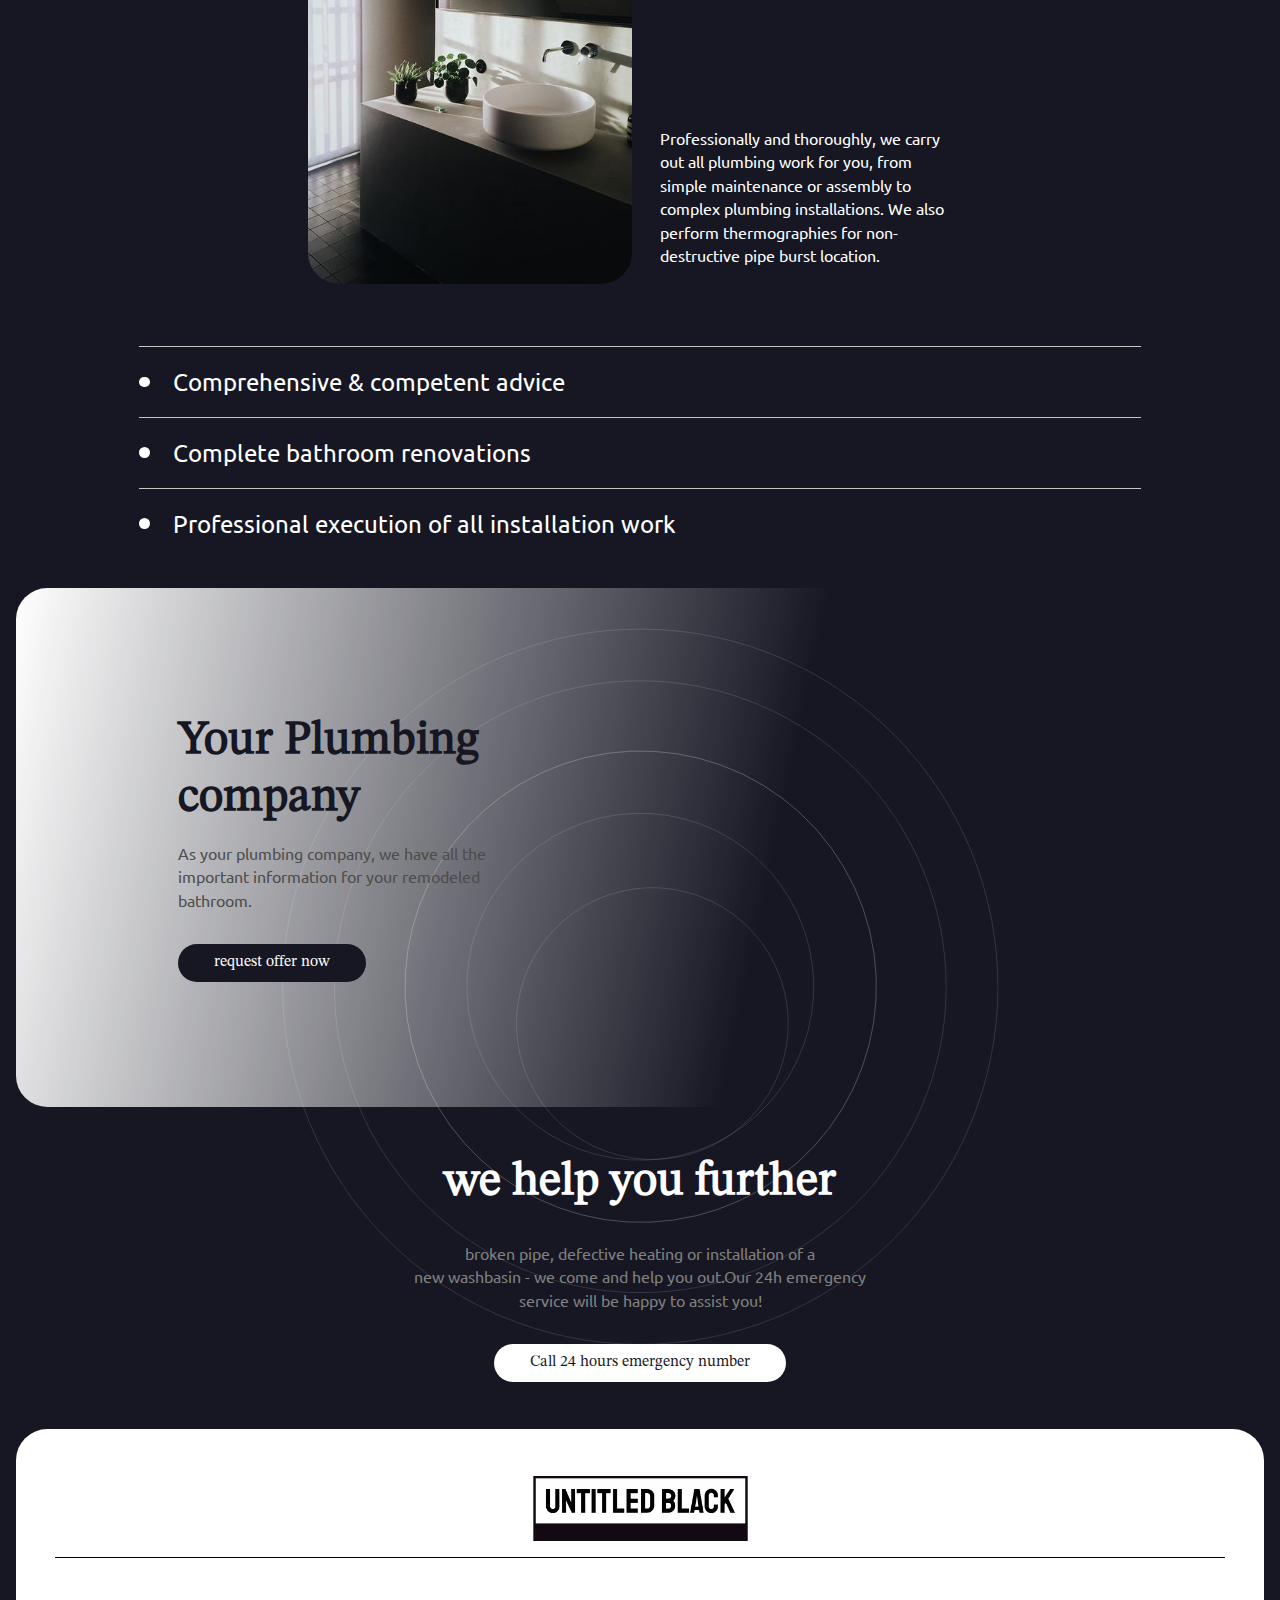
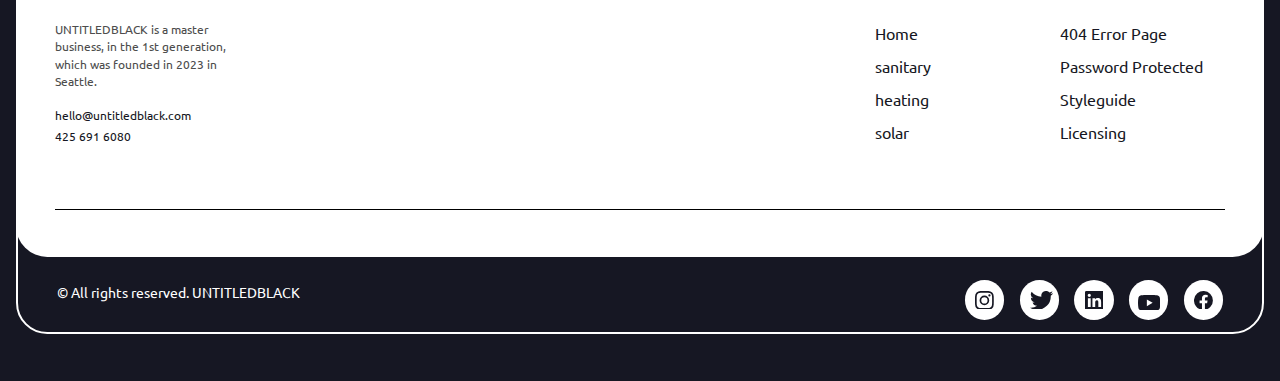
<file: sanitary.html>
<!DOCTYPE html><!--  This site was created in Webflow. https://www.webflow.com  -->
<!--  Last Published: Tue Jan 02 2024 19:08:53 GMT+0000 (Coordinated Universal Time)  -->
<html data-wf-page="6572323140461cb928bf7d67" data-wf-site="6572323140461cb928bf7d28">
<head>
  <meta charset="utf-8">
  <title>BERB V6</title>
  <meta content="BERB V6" property="og:title">
  <meta content="https://uploads-ssl.webflow.com/63d0b7c49d7a968c2b256268/63d0c2df8842ec0da1ada6e4_berb-webflow-template-hero.jpg" property="og:image">
  <meta content="BERB V6" property="twitter:title">
  <meta content="https://uploads-ssl.webflow.com/63d0b7c49d7a968c2b256268/63d0c2df8842ec0da1ada6e4_berb-webflow-template-hero.jpg" property="twitter:image">
  <meta content="width=device-width, initial-scale=1" name="viewport">
  <meta content="Webflow" name="generator">
  <link href="css/normalize.css" rel="stylesheet" type="text/css">
  <link href="css/webflow.css" rel="stylesheet" type="text/css">
  <link href="css/plumbing-f1a7d2.webflow.css" rel="stylesheet" type="text/css">
  <script type="text/javascript">!function(o,c){var n=c.documentElement,t=" w-mod-";n.className+=t+"js",("ontouchstart"in o||o.DocumentTouch&&c instanceof DocumentTouch)&&(n.className+=t+"touch")}(window,document);</script>
  <link href="images/favicon.png" rel="shortcut icon" type="image/x-icon">
  <link href="images/webclip.png" rel="apple-touch-icon">
</head>
<body>
  <div class="page-wrapper background-color-dark-blue overflow-hidden">
    <div data-w-id="1da2bd3a-efc3-6d2e-f4f3-fe41e6211877" data-animation="default" data-collapse="medium" data-duration="400" data-easing="ease" data-easing2="ease" role="banner" class="berb-navbar w-nav">
      <div class="berb-navbar">
        <div class="padding-global">
          <div class="container-medium">
            <div class="navbar-wrapper">
              <a href="index.html" data-w-id="1da2bd3a-efc3-6d2e-f4f3-fe41e621187c" class="w-nav-brand"><img src="images/logo-no-background.png" loading="lazy" width="113" sizes="113px" alt="" srcset="images/logo-no-background.png 500w, images/logo-no-background.png 800w, images/logo-no-background.png 1080w, images/logo-no-background.png 1500w"></a>
              <div class="nav-menu-wrapper">
                <nav role="navigation" class="nav-menu w-nav-menu">
                  <div class="padding-global">
                    <a href="sanitary.html" aria-current="page" class="berb-nav-link w-nav-link w--current">sanitary</a>
                    <a href="heating.html" class="berb-nav-link w-nav-link">heating</a>
                    <a href="solar.html" class="berb-nav-link w-nav-link">solar</a>
                    <a href="references.html" class="berb-nav-link w-nav-link">references</a>
                    <a href="https://berb-plumbing.webflow.io/#team" class="berb-nav-link w-nav-link">team</a>
                  </div>
                </nav>
                <a href="contact.html" class="nav-button-link w-inline-block">
                  <div data-w-id="1da2bd3a-efc3-6d2e-f4f3-fe41e621188b" class="button">contact</div>
                </a>
                <div class="menu-button w-nav-button">
                  <div class="icon-2 w-icon-nav-menu"></div>
                </div>
              </div>
            </div>
          </div>
        </div>
      </div>
    </div>
    <div class="global-styles w-embed">
      <style>
/* Make text look crisper and more legible in all browsers */
body {
  -webkit-font-smoothing: antialiased;
  -moz-osx-font-smoothing: grayscale;
  font-smoothing: antialiased;
  text-rendering: optimizeLegibility;
}
/* Focus state style for keyboard navigation for the focusable elements */
*[tabindex]:focus-visible,
  input[type="file"]:focus-visible {
   outline: 0.125rem solid #4d65ff;
   outline-offset: 0.125rem;
}
/* Get rid of top margin on first element in any rich text element */
.w-richtext > :not(div):first-child, .w-richtext > div:first-child > :first-child {
  margin-top: 0 !important;
}
/* Get rid of bottom margin on last element in any rich text element */
.w-richtext>:last-child, .w-richtext ol li:last-child, .w-richtext ul li:last-child {
	margin-bottom: 0 !important;
}
/* Prevent all click and hover interaction with an element */
.pointer-events-off {
	pointer-events: none;
}
/* Enables all click and hover interaction with an element */
.pointer-events-on {
  pointer-events: auto;
}
/* Create a class of .div-square which maintains a 1:1 dimension of a div */
.div-square::after {
	content: "";
	display: block;
	padding-bottom: 100%;
}
/* Make sure containers never lose their center alignment */
.container-medium,.container-small, .container-large {
	margin-right: auto !important;
  margin-left: auto !important;
}
/* 
Make the following elements inherit typography styles from the parent and not have hardcoded values. 
Important: You will not be able to style for example "All Links" in Designer with this CSS applied.
Uncomment this CSS to use it in the project. Leave this message for future hand-off.
*/
/*
a,
.w-input,
.w-select,
.w-tab-link,
.w-nav-link,
.w-dropdown-btn,
.w-dropdown-toggle,
.w-dropdown-link {
  color: inherit;
  text-decoration: inherit;
  font-size: inherit;
}
*/
/* Apply "..." after 3 lines of text */
.text-style-3lines {
	display: -webkit-box;
	overflow: hidden;
	-webkit-line-clamp: 3;
	-webkit-box-orient: vertical;
}
/* Apply "..." after 2 lines of text */
.text-style-2lines {
	display: -webkit-box;
	overflow: hidden;
	-webkit-line-clamp: 2;
	-webkit-box-orient: vertical;
}
/* Adds inline flex display */
.display-inlineflex {
  display: inline-flex;
}
/* These classes are never overwritten */
.hide {
  display: none !important;
}
@media screen and (max-width: 991px) {
    .hide, .hide-tablet {
        display: none !important;
    }
}
  @media screen and (max-width: 767px) {
    .hide-mobile-landscape{
      display: none !important;
    }
}
  @media screen and (max-width: 479px) {
    .hide-mobile{
      display: none !important;
    }
}
.margin-0 {
  margin: 0rem !important;
}
.padding-0 {
  padding: 0rem !important;
}
.spacing-clean {
padding: 0rem !important;
margin: 0rem !important;
}
.margin-top {
  margin-right: 0rem !important;
  margin-bottom: 0rem !important;
  margin-left: 0rem !important;
}
.padding-top {
  padding-right: 0rem !important;
  padding-bottom: 0rem !important;
  padding-left: 0rem !important;
}
.margin-right {
  margin-top: 0rem !important;
  margin-bottom: 0rem !important;
  margin-left: 0rem !important;
}
.padding-right {
  padding-top: 0rem !important;
  padding-bottom: 0rem !important;
  padding-left: 0rem !important;
}
.margin-bottom {
  margin-top: 0rem !important;
  margin-right: 0rem !important;
  margin-left: 0rem !important;
}
.padding-bottom {
  padding-top: 0rem !important;
  padding-right: 0rem !important;
  padding-left: 0rem !important;
}
.margin-left {
  margin-top: 0rem !important;
  margin-right: 0rem !important;
  margin-bottom: 0rem !important;
}
.padding-left {
  padding-top: 0rem !important;
  padding-right: 0rem !important;
  padding-bottom: 0rem !important;
}
.margin-horizontal {
  margin-top: 0rem !important;
  margin-bottom: 0rem !important;
}
.padding-horizontal {
  padding-top: 0rem !important;
  padding-bottom: 0rem !important;
}
.margin-vertical {
  margin-right: 0rem !important;
  margin-left: 0rem !important;
}
.padding-vertical {
  padding-right: 0rem !important;
  padding-left: 0rem !important;
}
</style>
      <style>
  html { font-size: 1.125rem; }
  @media screen and (max-width:1920px) { html { font-size: calc(0.625rem + 0.41666666666666674vw); } }
  @media screen and (max-width:1440px) { html { font-size: calc(0.8126951092611863rem + 0.20811654526534862vw); } }
  @media screen and (max-width:479px) { html { font-size: calc(0.7494769874476988rem + 0.8368200836820083vw); } }
</style>
    </div>
    <main class="main-wrapper">
      <section class="section-sanitary-hero">
        <div class="container-medium">
          <div class="contact-infos-wrapper">
            <a href="#" class="infos-on-top-wrapper w-inline-block">
              <div class="html-embed w-embed"><svg xmlns="http://www.w3.org/2000/svg" height="100%" viewbox="0 0 10.145 14.492">
                  <path id="Icon_material-place" data-name="Icon material-place" d="M12.572,3A5.069,5.069,0,0,0,7.5,8.072c0,3.8,5.072,9.42,5.072,9.42s5.072-5.616,5.072-9.42A5.069,5.069,0,0,0,12.572,3Zm0,6.884a1.812,1.812,0,1,1,1.812-1.812A1.812,1.812,0,0,1,12.572,9.884Z" transform="translate(-7.5 -3)" fill="currentColor"></path>
                </svg></div>
              <div class="text-color-grey text-size-small text-weight-light">Seattle, Washington</div>
            </a>
            <a href="#" class="infos-on-top-wrapper w-inline-block">
              <div class="html-embed mail w-embed"><svg xmlns="http://www.w3.org/2000/svg" height="100%" viewbox="0 0 15.273 12">
                  <path id="Icon_ionic-md-mail" data-name="Icon ionic-md-mail" d="M16.068,5.625H3.7A1.459,1.459,0,0,0,2.25,7.08V16.17A1.459,1.459,0,0,0,3.7,17.625H16.068a1.459,1.459,0,0,0,1.455-1.455V7.08A1.459,1.459,0,0,0,16.068,5.625Zm-.182,3.091-6,4-6-4V7.261l6,4,6-4Z" transform="translate(-2.25 -5.625)" fill="currentColor"></path>
                </svg></div>
              <div class="text-color-grey text-size-small text-weight-light">hello@untitledblack.com</div>
            </a>
            <a href="#" class="infos-on-top-wrapper w-inline-block">
              <div class="html-embed w-embed"><svg xmlns="http://www.w3.org/2000/svg" height="100%" viewbox="0 0 12.219 12.219">
                  <path id="Icon_awesome-phone" data-name="Icon awesome-phone" d="M11.774.587,9.292.014a.576.576,0,0,0-.656.332L7.491,3.018a.571.571,0,0,0,.165.668L9.1,4.87A8.845,8.845,0,0,1,4.873,9.1L3.689,7.653a.572.572,0,0,0-.668-.165L.348,8.634a.58.58,0,0,0-.334.659l.573,2.482a.573.573,0,0,0,.558.444A11.072,11.072,0,0,0,12.218,1.145.572.572,0,0,0,11.774.587Z" transform="translate(0.001 0.001)" fill="currentColor"></path>
                </svg></div>
              <div class="text-color-grey text-size-small text-weight-light">425 691 6080</div>
            </a>
          </div>
        </div>
        <div class="padding-hero-section-small">
          <div class="berb-sanitary-hero_component-wrapper">
            <div class="w-layout-grid sanitary-hero_component padding-global"></div>
          </div>
        </div>
      </section>
      <section class="section-sanitary z-index-1"><img src="images/BERB-circle.svg" loading="lazy" alt="" class="services-circle-image position-absolut">
        <div class="padding-global">
          <div class="container-medium z-index-2">
            <div class="sanitary-component">
              <div id="w-node-b70e726e-3eb8-0dab-39ac-d703b581ef31-28bf7d67" class="saniatary-headline-wrapper">
                <h2 id="w-node-_67b4a064-0a6c-2a38-15c2-40fa02a8075e-28bf7d67" class="heading-style-h2---berb text-color-white slide-in-left">SANITARY</h2>
              </div>
              <div id="w-node-decc4284-3cd1-96e0-f2d1-a091798bc176-28bf7d67" class="sanitary-paragraph-wrapper">
                <p id="w-node-_3a84a043-0ead-06b6-5486-c09c599ffe23-28bf7d67" class="text-color-white fade-in">we are a certified company &amp; provide best plumbing services for you &amp; your company.</p>
              </div>
              <a href="#mehr" id="w-node-_0dd78b10-008d-0799-da76-ace273f034a6-28bf7d67" class="sanitary-link-wrapper fade-in-1 w-inline-block">
                <div class="learn-more-link">learn more</div><img src="images/arrow-down_1arrow-down.png" loading="lazy" alt="" class="image">
              </a>
              <a id="w-node-acfa90ba-743e-7a5c-eebd-b3036fe96112-28bf7d67" href="#" class="sanitary-image-wrapper w-inline-block"><img src="images/berb-bathroom-sanitary.jpg" loading="lazy" sizes="(max-width: 479px) 100vw, (max-width: 767px) 12vw, (max-width: 991px) 11vw, 12vw" srcset="images/berb-bathroom-sanitary-p-500.jpg 500w, images/berb-bathroom-sanitary.jpg 692w" id="mehr" alt="bathroom berb sanitary page" class="sanitary-image"></a>
              <a id="w-node-_1c992888-1ec0-f316-11e4-2808c28d8be1-28bf7d67" href="#" class="sanitary-image-wrapper w-inline-block"><img src="images/berb-bathroom-sanitary-2.jpg" loading="lazy" sizes="(max-width: 479px) 100vw, (max-width: 767px) 12vw, (max-width: 991px) 11vw, 12vw" srcset="images/berb-bathroom-sanitary-2-p-500.jpg 500w, images/berb-bathroom-sanitary-2.jpg 756w" alt="bathroom sanitary page" class="sanitary-image"></a>
              <div id="w-node-fbd1c7d7-9f34-ff5d-bad6-f7d10e183c68-28bf7d67" class="sanitary-paragraph-wrapper align-bottom padding-small">
                <p id="w-node-fbd1c7d7-9f34-ff5d-bad6-f7d10e183c69-28bf7d67" class="text-color-white fade-in">Professionally and thoroughly, we carry out all plumbing work for you, from simple maintenance or assembly to complex plumbing installations. We also perform thermographies for non-destructive pipe burst location.</p>
              </div>
              <div id="w-node-_2dbd189f-eb23-5f4a-b103-e1aea2132591-28bf7d67" class="sanitary-paragraph-wrapper align-bottom">
                <p id="w-node-_2dbd189f-eb23-5f4a-b103-e1aea2132592-28bf7d67" class="text-color-white fade-in">Would you like a new bathroom? Or <br>would you like to carry out a long-<br>overdue modernization? In us you will <br>find a competent and reliable partner.</p>
              </div>
            </div>
            <div class="padding-bottom padding-medium"></div>
            <div class="padding-bottom padding-medium"></div>
            <div class="checkpoint-component">
              <div class="checkpoint-wrapper">
                <div class="checkpoin-circle"></div>
                <p class="text-size-large text-color-white">Comprehensive &amp; competent advice</p>
              </div>
              <div class="checkpoint-wrapper">
                <div class="checkpoin-circle"></div>
                <p class="text-size-large text-color-white">Complete bathroom renovations</p>
              </div>
              <div class="checkpoint-wrapper">
                <div class="checkpoin-circle"></div>
                <p class="text-size-large text-color-white">Professional execution of all installation work</p>
              </div>
            </div>
          </div>
        </div>
      </section>
      <section class="section-sanitary-cta-help">
        <div class="padding-section-large">
          <div id="w-node-_8b76a9e0-2bea-8b92-eeb7-43cc2b11208c-28bf7d67" class="container-medium">
            <div class="padding-global">
              <div class="w-layout-grid home-cta-help_component padding-global">
                <div id="w-node-_8b76a9e0-2bea-8b92-eeb7-43cc2b11208f-28bf7d67" class="home-cta-help-wrapper">
                  <h2 class="heading-style-h2---berb fade-in-2 text-color-dark-blue">Your Plumbing company</h2>
                  <div class="padding-bottom padding-small"></div>
                  <div class="max-width-small">
                    <p class="fade-in-3 text-color-dark-grey">As your plumbing company, we have all the important information for your remodeled bathroom.</p>
                  </div>
                  <div class="padding-bottom padding-medium"></div>
                  <a href="#" class="button display-inlineflex fade-in-3 w-button">request offer now</a>
                </div>
              </div>
            </div>
          </div>
        </div>
      </section>
      <section class="section-home-cta-call-us position-relativ">
        <div class="padding-global">
          <div class="padding-section-large-2">
            <div class="container-medium">
              <div class="cta-call-us_component">
                <div id="w-node-_5f7bdbec-ffc8-7599-637e-caa45ec0043a-28bf7d67" class="about-numbers-wrapper">
                  <div class="max-width-medium">
                    <div class="heading-style-h2---berb text-color-white text-align-center slide-in-up">we help you further</div>
                    <div class="padding-bottom padding-medium"></div>
                    <div class="text-color-grey text-align-center slide-in-up-1">broken pipe, defective heating or installation of a <br>new washbasin - we come and help you out.Our 24h emergency service will be happy to assist you!</div>
                    <div class="padding-bottom padding-medium"></div>
                    <div class="align-center text-align-center z-index-2">
                      <a href="#" class="button-secondary display-inlineflex slide-in-up-2 w-button">Call 24 hours emergency number</a>
                    </div><img src="images/BERB-circle.svg" loading="lazy" data-w-id="5f7bdbec-ffc8-7599-637e-caa45ec0044e" alt="" class="circle-image-call-us-sanitary position-absolut">
                  </div>
                </div>
              </div>
            </div>
          </div>
        </div>
      </section>
      <div class="berb-footer-wrapper">
        <section class="berb_footer">
          <div class="padding-section-small">
            <div id="w-node-_7a0c9bb8-c24d-d1ea-c60d-22314c889463-4c889460" class="container-large">
              <div class="padding-global">
                <div class="w-layout-grid berb-footer_component padding-global">
                  <div id="w-node-_7a0c9bb8-c24d-d1ea-c60d-22314c889466-4c889460" class="berb-footer-top">
                    <div class="clip">
                      <a href="#" class="footer-logo w-inline-block"><img src="images/logo-no-background.png" loading="lazy" width="215" sizes="(max-width: 479px) 74vw, 215px" alt="" srcset="images/logo-no-background.png 500w, images/logo-no-background.png 800w, images/logo-no-background.png 1080w, images/logo-no-background.png 1500w"></a>
                    </div>
                    <div class="padding-bottom padding-small"></div>
                  </div>
                  <div id="w-node-_7a0c9bb8-c24d-d1ea-c60d-22314c88946c-4c889460" class="berb-footer-content-left">
                    <p class="text-color-dark-grey text-size-tiny">UNTITLEDBLACK is a master <br>business, in the 1st generation, <br>which was founded in 2023 in <br>Seattle.</p>
                    <div class="padding-bottom padding-small"></div>
                    <a href="#" class="berb-footer-link text-size-tiny">hello@untitledblack.com</a>
                    <div class="padding-bottom padding-xxsmall"></div>
                    <a href="#" class="berb-footer-link text-size-tiny">425 691 6080</a>
                  </div>
                  <div id="w-node-_7a0c9bb8-c24d-d1ea-c60d-22314c88947b-4c889460" class="berb-footer-content-middle">
                    <a href="index.html" class="berb-footer-link">Home</a>
                    <div class="padding-bottom padding-xxsmall"></div>
                    <a href="sanitary.html" aria-current="page" class="berb-footer-link w--current">sanitary</a>
                    <div class="padding-bottom padding-xxsmall"></div>
                    <a href="heating.html" class="berb-footer-link">heating</a>
                    <div class="padding-bottom padding-xxsmall"></div>
                    <a href="solar.html" class="berb-footer-link">solar</a>
                  </div>
                  <div id="w-node-_7a0c9bb8-c24d-d1ea-c60d-22314c889487-4c889460" class="berb-footer-content-right">
                    <a href="https://berb-plumbing.webflow.io/404" class="berb-footer-link">404 Error Page</a>
                    <div class="padding-bottom padding-xxsmall"></div>
                    <a href="https://berb-plumbing.webflow.io/401" class="berb-footer-link">Password Protected</a>
                    <div class="padding-bottom padding-xxsmall"></div>
                    <a href="template-info/style-guide.html" class="berb-footer-link">Styleguide</a>
                    <div class="padding-bottom padding-xxsmall"></div>
                    <a href="template-info/licensing.html" class="berb-footer-link">Licensing</a>
                  </div>
                  <div id="w-node-_7a0c9bb8-c24d-d1ea-c60d-22314c889493-4c889460" class="berb-footer-divider"></div>
                </div>
              </div>
            </div>
          </div>
        </section>
        <section class="berb_footer-bottom">
          <div class="container-large">
            <div class="padding-global">
              <div class="berb-footer-bottom_component">
                <div id="w-node-_7a0c9bb8-c24d-d1ea-c60d-22314c889498-4c889460" class="berb-footer-bottom-wrapper-left">
                  <div class="padding-bottom padding-medium"></div>
                  <a href="https://www.marcheine.de" class="text-color-white text-size-small">© All rights reserved. UNTITLEDBLACK</a>
                </div>
                <div id="w-node-_7a0c9bb8-c24d-d1ea-c60d-22314c88949c-4c889460" class="berb-footer-bottom-wrapper-right">
                  <div class="padding-bottom padding-medium"></div>
                  <div class="footer-social-media-icons-wrapper">
                    <a href="https://www.instagram.com" class="social-icon w-inline-block">
                      <div class="social-icon-embed w-embed"><svg xmlns="http://www.w3.org/2000/svg" height="auto" viewbox="0 0 18.418 18.414">
                          <path d="M9.206,6.723a4.721,4.721,0,1,0,4.721,4.721A4.714,4.714,0,0,0,9.206,6.723Zm0,7.79a3.069,3.069,0,1,1,3.069-3.069,3.075,3.075,0,0,1-3.069,3.069ZM15.221,6.53a1.1,1.1,0,1,1-1.1-1.1A1.1,1.1,0,0,1,15.221,6.53Zm3.127,1.118A5.449,5.449,0,0,0,16.86,3.79,5.485,5.485,0,0,0,13,2.3c-1.52-.086-6.077-.086-7.6,0A5.477,5.477,0,0,0,1.547,3.786,5.467,5.467,0,0,0,.059,7.644c-.086,1.52-.086,6.077,0,7.6A5.449,5.449,0,0,0,1.547,19.1,5.492,5.492,0,0,0,5.4,20.586c1.52.086,6.077.086,7.6,0A5.449,5.449,0,0,0,16.86,19.1a5.485,5.485,0,0,0,1.487-3.858c.086-1.52.086-6.073,0-7.593Zm-1.964,9.224a3.107,3.107,0,0,1-1.75,1.75c-1.212.481-4.088.37-5.428.37s-4.22.107-5.428-.37a3.107,3.107,0,0,1-1.75-1.75c-.481-1.212-.37-4.088-.37-5.428s-.107-4.22.37-5.428a3.107,3.107,0,0,1,1.75-1.75C4.99,3.786,7.866,3.9,9.206,3.9s4.22-.107,5.428.37a3.107,3.107,0,0,1,1.75,1.75c.481,1.212.37,4.088.37,5.428S16.864,15.664,16.384,16.872Z" transform="translate(0.005 -2.237)" fill="currentColor"></path>
                        </svg></div>
                    </a>
                    <a href="https://twitter.com/home" class="social-icon w-inline-block">
                      <div class="social-icon-embed twitter w-embed"><svg xmlns="http://www.w3.org/2000/svg" height="auto" viewbox="0 0 20.032 16.27">
                          <path d="M17.973,7.435c.013.178.013.356.013.534A11.6,11.6,0,0,1,6.3,19.65,11.6,11.6,0,0,1,0,17.807a8.493,8.493,0,0,0,.991.051,8.222,8.222,0,0,0,5.1-1.754A4.113,4.113,0,0,1,2.25,13.257a5.177,5.177,0,0,0,.775.064,4.342,4.342,0,0,0,1.08-.14A4.106,4.106,0,0,1,.813,9.151V9.1a4.135,4.135,0,0,0,1.856.521A4.112,4.112,0,0,1,1.4,4.131a11.67,11.67,0,0,0,8.465,4.3,4.635,4.635,0,0,1-.1-.941,4.109,4.109,0,0,1,7.105-2.809,8.083,8.083,0,0,0,2.606-.991,4.094,4.094,0,0,1-1.8,2.262,8.23,8.23,0,0,0,2.364-.636,8.825,8.825,0,0,1-2.059,2.123Z" transform="translate(0 -3.381)" fill="currentColor"></path>
                        </svg></div>
                    </a>
                    <a href="https://www.linkedin.com" class="social-icon w-inline-block">
                      <div class="social-icon-embed w-embed"><svg xmlns="http://www.w3.org/2000/svg" height="auto" viewbox="0 0 16.271 16.271">
                          <path d="M15.108,2.25H1.159A1.167,1.167,0,0,0,0,3.423V17.347a1.167,1.167,0,0,0,1.159,1.173h13.95a1.17,1.17,0,0,0,1.162-1.173V3.423A1.17,1.17,0,0,0,15.108,2.25ZM4.917,16.2H2.506V8.431H4.921V16.2ZM3.712,7.371a1.4,1.4,0,1,1,1.4-1.4,1.4,1.4,0,0,1-1.4,1.4ZM13.957,16.2H11.546V12.419c0-.9-.018-2.059-1.253-2.059-1.257,0-1.449.981-1.449,1.994V16.2H6.432V8.431H8.745v1.06h.033a2.54,2.54,0,0,1,2.284-1.253c2.441,0,2.895,1.609,2.895,3.7Z" transform="translate(0 -2.25)" fill="currentcolor"></path>
                        </svg></div>
                    </a>
                    <a href="https://www.youtube.com" class="social-icon w-inline-block">
                      <div class="social-icon-embed youtube w-embed"><svg xmlns="http://www.w3.org/2000/svg" height="100%" viewbox="0 0 23.139 16.27">
                          <path d="M23.706,7.046A2.907,2.907,0,0,0,21.66,4.987c-1.8-.487-9.04-.487-9.04-.487s-7.236,0-9.04.487A2.908,2.908,0,0,0,1.533,7.046a30.5,30.5,0,0,0-.484,5.606,30.5,30.5,0,0,0,.484,5.606,2.864,2.864,0,0,0,2.046,2.026c1.8.487,9.04.487,9.04.487s7.236,0,9.04-.487a2.864,2.864,0,0,0,2.046-2.026,30.5,30.5,0,0,0,.484-5.606,30.5,30.5,0,0,0-.484-5.606ZM10.253,16.092V9.211L16.3,12.651l-6.048,3.44Z" transform="translate(-1.05 -4.5)" fill="currentcolor"></path>
                        </svg></div>
                    </a>
                    <a href="https://www.facebook.com" class="social-icon w-inline-block">
                      <div class="social-icon-embed w-embed"><svg xmlns="http://www.w3.org/2000/svg" height="auto" viewbox="0 0 19.167 19.051">
                          <path d="M19.729,10.146A9.583,9.583,0,1,0,8.648,19.613v-6.7H6.214v-2.77H8.648V8.034a3.381,3.381,0,0,1,3.62-3.728,14.748,14.748,0,0,1,2.145.187V6.85H13.2a1.385,1.385,0,0,0-1.562,1.5v1.8H14.3l-.425,2.77H11.643v6.7A9.587,9.587,0,0,0,19.729,10.146Z" transform="translate(-0.563 -0.563)" fill="currentcolor"></path>
                        </svg></div>
                    </a>
                  </div>
                </div>
              </div>
            </div>
          </div>
        </section>
        <div class="padding-bottom padding-large"></div>
      </div>
    </main>
  </div>
  <script src="https://d3e54v103j8qbb.cloudfront.net/js/jquery-3.5.1.min.dc5e7f18c8.js?site=6572323140461cb928bf7d28" type="text/javascript" integrity="sha256-9/aliU8dGd2tb6OSsuzixeV4y/faTqgFtohetphbbj0=" crossorigin="anonymous"></script>
  <script src="js/webflow.js" type="text/javascript"></script>
</body>
</html>
</file>
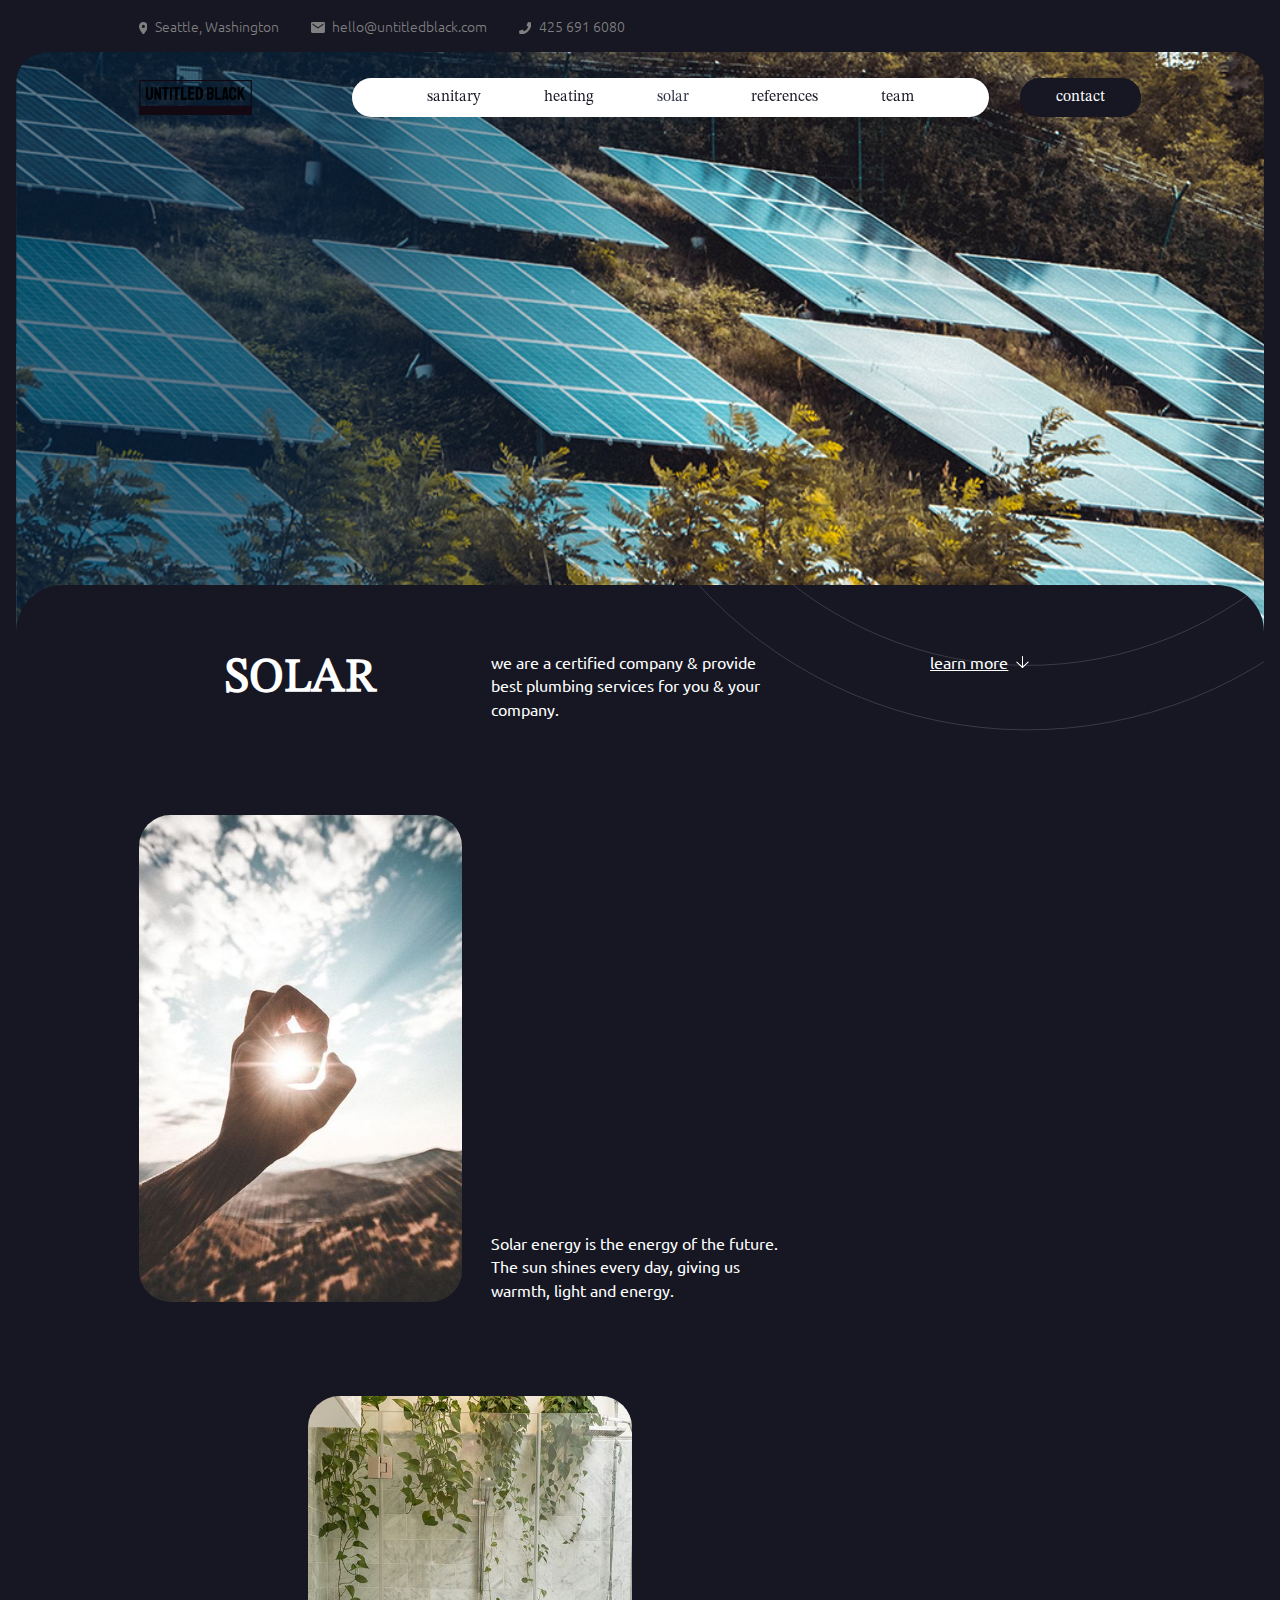
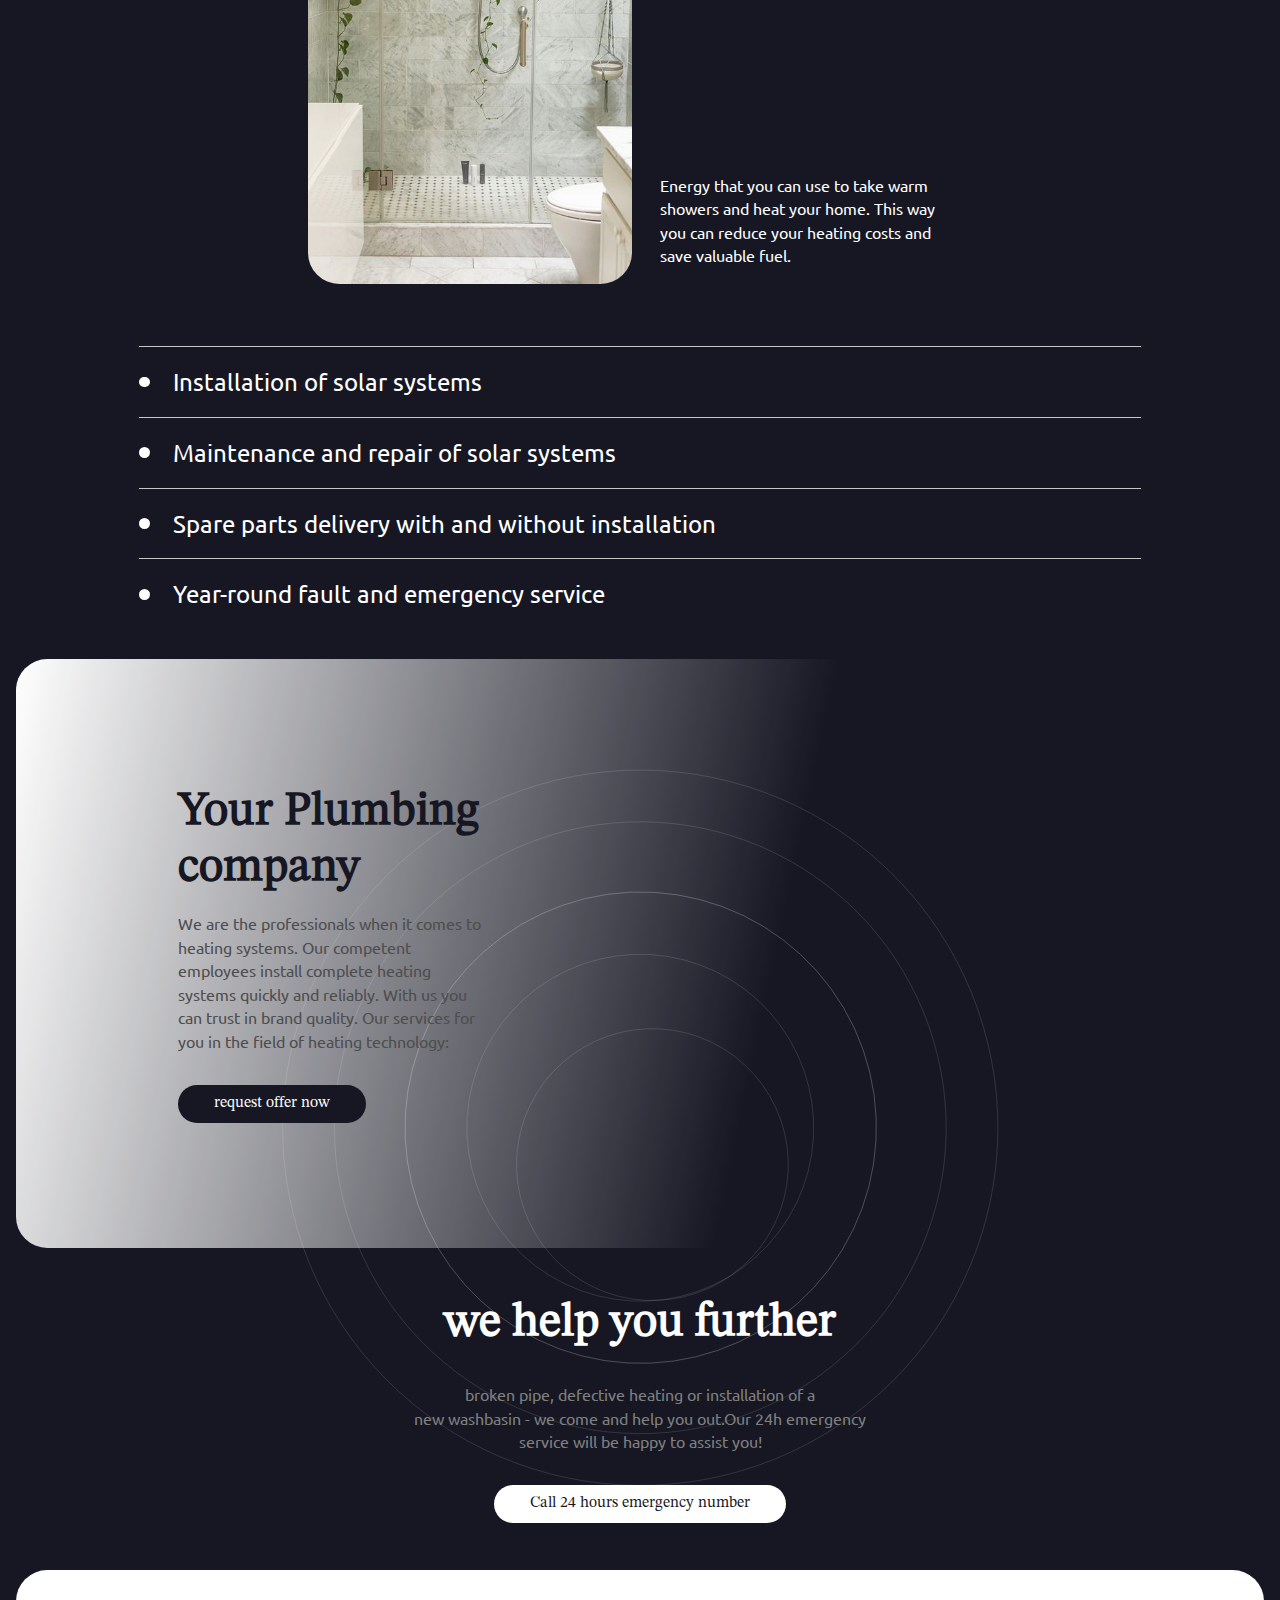
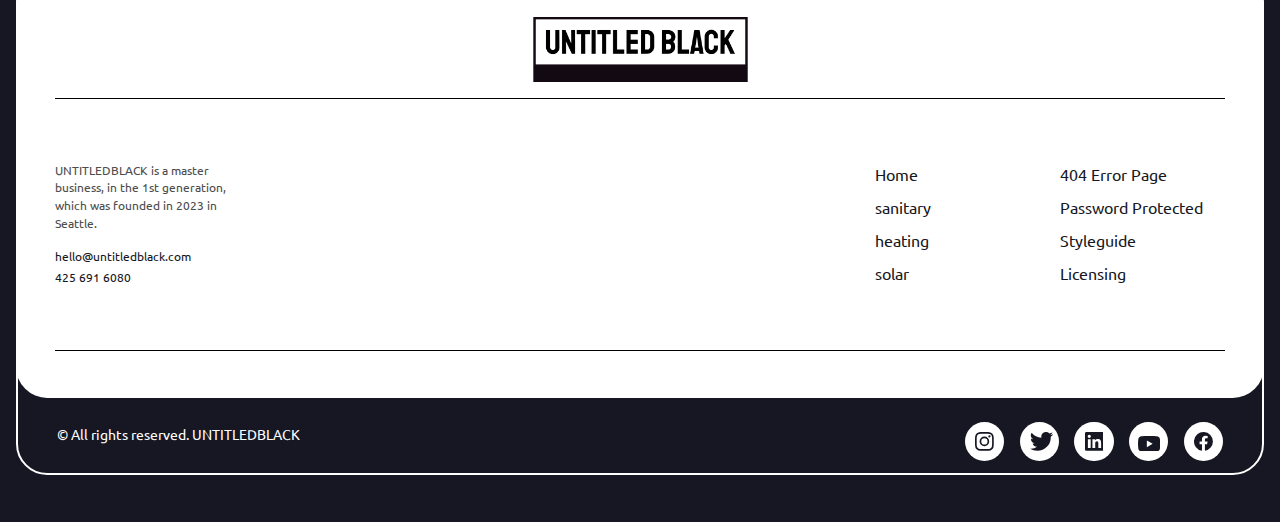
<file: solar.html>
<!DOCTYPE html><!--  This site was created in Webflow. https://www.webflow.com  -->
<!--  Last Published: Tue Jan 02 2024 19:08:53 GMT+0000 (Coordinated Universal Time)  -->
<html data-wf-page="6572323140461cb928bf7d68" data-wf-site="6572323140461cb928bf7d28">
<head>
  <meta charset="utf-8">
  <title>BERB V6</title>
  <meta content="BERB V6" property="og:title">
  <meta content="https://uploads-ssl.webflow.com/63d0b7c49d7a968c2b256268/63d0c2df8842ec0da1ada6e4_berb-webflow-template-hero.jpg" property="og:image">
  <meta content="BERB V6" property="twitter:title">
  <meta content="https://uploads-ssl.webflow.com/63d0b7c49d7a968c2b256268/63d0c2df8842ec0da1ada6e4_berb-webflow-template-hero.jpg" property="twitter:image">
  <meta content="width=device-width, initial-scale=1" name="viewport">
  <meta content="Webflow" name="generator">
  <link href="css/normalize.css" rel="stylesheet" type="text/css">
  <link href="css/webflow.css" rel="stylesheet" type="text/css">
  <link href="css/plumbing-f1a7d2.webflow.css" rel="stylesheet" type="text/css">
  <script type="text/javascript">!function(o,c){var n=c.documentElement,t=" w-mod-";n.className+=t+"js",("ontouchstart"in o||o.DocumentTouch&&c instanceof DocumentTouch)&&(n.className+=t+"touch")}(window,document);</script>
  <link href="images/favicon.png" rel="shortcut icon" type="image/x-icon">
  <link href="images/webclip.png" rel="apple-touch-icon">
</head>
<body>
  <div class="page-wrapper background-color-dark-blue overflow-hidden">
    <div data-w-id="1da2bd3a-efc3-6d2e-f4f3-fe41e6211877" data-animation="default" data-collapse="medium" data-duration="400" data-easing="ease" data-easing2="ease" role="banner" class="berb-navbar w-nav">
      <div class="berb-navbar">
        <div class="padding-global">
          <div class="container-medium">
            <div class="navbar-wrapper">
              <a href="index.html" data-w-id="1da2bd3a-efc3-6d2e-f4f3-fe41e621187c" class="w-nav-brand"><img src="images/logo-no-background.png" loading="lazy" width="113" sizes="113px" alt="" srcset="images/logo-no-background.png 500w, images/logo-no-background.png 800w, images/logo-no-background.png 1080w, images/logo-no-background.png 1500w"></a>
              <div class="nav-menu-wrapper">
                <nav role="navigation" class="nav-menu w-nav-menu">
                  <div class="padding-global">
                    <a href="sanitary.html" class="berb-nav-link w-nav-link">sanitary</a>
                    <a href="heating.html" class="berb-nav-link w-nav-link">heating</a>
                    <a href="solar.html" aria-current="page" class="berb-nav-link w-nav-link w--current">solar</a>
                    <a href="references.html" class="berb-nav-link w-nav-link">references</a>
                    <a href="https://berb-plumbing.webflow.io/#team" class="berb-nav-link w-nav-link">team</a>
                  </div>
                </nav>
                <a href="contact.html" class="nav-button-link w-inline-block">
                  <div data-w-id="1da2bd3a-efc3-6d2e-f4f3-fe41e621188b" class="button">contact</div>
                </a>
                <div class="menu-button w-nav-button">
                  <div class="icon-2 w-icon-nav-menu"></div>
                </div>
              </div>
            </div>
          </div>
        </div>
      </div>
    </div>
    <div class="global-styles w-embed">
      <style>
/* Make text look crisper and more legible in all browsers */
body {
  -webkit-font-smoothing: antialiased;
  -moz-osx-font-smoothing: grayscale;
  font-smoothing: antialiased;
  text-rendering: optimizeLegibility;
}
/* Focus state style for keyboard navigation for the focusable elements */
*[tabindex]:focus-visible,
  input[type="file"]:focus-visible {
   outline: 0.125rem solid #4d65ff;
   outline-offset: 0.125rem;
}
/* Get rid of top margin on first element in any rich text element */
.w-richtext > :not(div):first-child, .w-richtext > div:first-child > :first-child {
  margin-top: 0 !important;
}
/* Get rid of bottom margin on last element in any rich text element */
.w-richtext>:last-child, .w-richtext ol li:last-child, .w-richtext ul li:last-child {
	margin-bottom: 0 !important;
}
/* Prevent all click and hover interaction with an element */
.pointer-events-off {
	pointer-events: none;
}
/* Enables all click and hover interaction with an element */
.pointer-events-on {
  pointer-events: auto;
}
/* Create a class of .div-square which maintains a 1:1 dimension of a div */
.div-square::after {
	content: "";
	display: block;
	padding-bottom: 100%;
}
/* Make sure containers never lose their center alignment */
.container-medium,.container-small, .container-large {
	margin-right: auto !important;
  margin-left: auto !important;
}
/* 
Make the following elements inherit typography styles from the parent and not have hardcoded values. 
Important: You will not be able to style for example "All Links" in Designer with this CSS applied.
Uncomment this CSS to use it in the project. Leave this message for future hand-off.
*/
/*
a,
.w-input,
.w-select,
.w-tab-link,
.w-nav-link,
.w-dropdown-btn,
.w-dropdown-toggle,
.w-dropdown-link {
  color: inherit;
  text-decoration: inherit;
  font-size: inherit;
}
*/
/* Apply "..." after 3 lines of text */
.text-style-3lines {
	display: -webkit-box;
	overflow: hidden;
	-webkit-line-clamp: 3;
	-webkit-box-orient: vertical;
}
/* Apply "..." after 2 lines of text */
.text-style-2lines {
	display: -webkit-box;
	overflow: hidden;
	-webkit-line-clamp: 2;
	-webkit-box-orient: vertical;
}
/* Adds inline flex display */
.display-inlineflex {
  display: inline-flex;
}
/* These classes are never overwritten */
.hide {
  display: none !important;
}
@media screen and (max-width: 991px) {
    .hide, .hide-tablet {
        display: none !important;
    }
}
  @media screen and (max-width: 767px) {
    .hide-mobile-landscape{
      display: none !important;
    }
}
  @media screen and (max-width: 479px) {
    .hide-mobile{
      display: none !important;
    }
}
.margin-0 {
  margin: 0rem !important;
}
.padding-0 {
  padding: 0rem !important;
}
.spacing-clean {
padding: 0rem !important;
margin: 0rem !important;
}
.margin-top {
  margin-right: 0rem !important;
  margin-bottom: 0rem !important;
  margin-left: 0rem !important;
}
.padding-top {
  padding-right: 0rem !important;
  padding-bottom: 0rem !important;
  padding-left: 0rem !important;
}
.margin-right {
  margin-top: 0rem !important;
  margin-bottom: 0rem !important;
  margin-left: 0rem !important;
}
.padding-right {
  padding-top: 0rem !important;
  padding-bottom: 0rem !important;
  padding-left: 0rem !important;
}
.margin-bottom {
  margin-top: 0rem !important;
  margin-right: 0rem !important;
  margin-left: 0rem !important;
}
.padding-bottom {
  padding-top: 0rem !important;
  padding-right: 0rem !important;
  padding-left: 0rem !important;
}
.margin-left {
  margin-top: 0rem !important;
  margin-right: 0rem !important;
  margin-bottom: 0rem !important;
}
.padding-left {
  padding-top: 0rem !important;
  padding-right: 0rem !important;
  padding-bottom: 0rem !important;
}
.margin-horizontal {
  margin-top: 0rem !important;
  margin-bottom: 0rem !important;
}
.padding-horizontal {
  padding-top: 0rem !important;
  padding-bottom: 0rem !important;
}
.margin-vertical {
  margin-right: 0rem !important;
  margin-left: 0rem !important;
}
.padding-vertical {
  padding-right: 0rem !important;
  padding-left: 0rem !important;
}
</style>
      <style>
  html { font-size: 1.125rem; }
  @media screen and (max-width:1920px) { html { font-size: calc(0.625rem + 0.41666666666666674vw); } }
  @media screen and (max-width:1440px) { html { font-size: calc(0.8126951092611863rem + 0.20811654526534862vw); } }
  @media screen and (max-width:479px) { html { font-size: calc(0.7494769874476988rem + 0.8368200836820083vw); } }
</style>
    </div>
    <main class="main-wrapper">
      <section class="section-sanitary-hero">
        <div class="container-medium">
          <div class="contact-infos-wrapper">
            <a href="#" class="infos-on-top-wrapper w-inline-block">
              <div class="html-embed w-embed"><svg xmlns="http://www.w3.org/2000/svg" height="100%" viewbox="0 0 10.145 14.492">
                  <path id="Icon_material-place" data-name="Icon material-place" d="M12.572,3A5.069,5.069,0,0,0,7.5,8.072c0,3.8,5.072,9.42,5.072,9.42s5.072-5.616,5.072-9.42A5.069,5.069,0,0,0,12.572,3Zm0,6.884a1.812,1.812,0,1,1,1.812-1.812A1.812,1.812,0,0,1,12.572,9.884Z" transform="translate(-7.5 -3)" fill="currentColor"></path>
                </svg></div>
              <div class="text-color-grey text-size-small text-weight-light">Seattle, Washington</div>
            </a>
            <a href="#" class="infos-on-top-wrapper w-inline-block">
              <div class="html-embed mail w-embed"><svg xmlns="http://www.w3.org/2000/svg" height="100%" viewbox="0 0 15.273 12">
                  <path id="Icon_ionic-md-mail" data-name="Icon ionic-md-mail" d="M16.068,5.625H3.7A1.459,1.459,0,0,0,2.25,7.08V16.17A1.459,1.459,0,0,0,3.7,17.625H16.068a1.459,1.459,0,0,0,1.455-1.455V7.08A1.459,1.459,0,0,0,16.068,5.625Zm-.182,3.091-6,4-6-4V7.261l6,4,6-4Z" transform="translate(-2.25 -5.625)" fill="currentColor"></path>
                </svg></div>
              <div class="text-color-grey text-size-small text-weight-light">hello@untitledblack.com</div>
            </a>
            <a href="#" class="infos-on-top-wrapper w-inline-block">
              <div class="html-embed w-embed"><svg xmlns="http://www.w3.org/2000/svg" height="100%" viewbox="0 0 12.219 12.219">
                  <path id="Icon_awesome-phone" data-name="Icon awesome-phone" d="M11.774.587,9.292.014a.576.576,0,0,0-.656.332L7.491,3.018a.571.571,0,0,0,.165.668L9.1,4.87A8.845,8.845,0,0,1,4.873,9.1L3.689,7.653a.572.572,0,0,0-.668-.165L.348,8.634a.58.58,0,0,0-.334.659l.573,2.482a.573.573,0,0,0,.558.444A11.072,11.072,0,0,0,12.218,1.145.572.572,0,0,0,11.774.587Z" transform="translate(0.001 0.001)" fill="currentColor"></path>
                </svg></div>
              <div class="text-color-grey text-size-small text-weight-light">425 691 6080</div>
            </a>
          </div>
        </div>
        <div class="padding-hero-section-small">
          <div class="berb-sanitary-hero_component-wrapper">
            <div class="w-layout-grid solar-hero_component padding-global"></div>
          </div>
        </div>
      </section>
      <section class="section-sanitary z-index-1"><img src="images/BERB-circle.svg" loading="lazy" alt="" class="services-circle-image position-absolut">
        <div class="padding-global">
          <div class="container-medium z-index-2">
            <div class="sanitary-component">
              <div id="w-node-b70e726e-3eb8-0dab-39ac-d703b581ef31-28bf7d68" class="saniatary-headline-wrapper">
                <h2 id="w-node-_67b4a064-0a6c-2a38-15c2-40fa02a8075e-28bf7d68" class="heading-style-h2---berb text-color-white slide-in-left">SOLAR</h2>
              </div>
              <div id="w-node-decc4284-3cd1-96e0-f2d1-a091798bc176-28bf7d68" class="sanitary-paragraph-wrapper">
                <p id="w-node-_3a84a043-0ead-06b6-5486-c09c599ffe23-28bf7d68" class="text-color-white fade-in">we are a certified company &amp; provide best plumbing services for you &amp; your company.</p>
              </div>
              <a href="#mehr" id="w-node-_0dd78b10-008d-0799-da76-ace273f034a6-28bf7d68" class="sanitary-link-wrapper fade-in-1 w-inline-block">
                <div class="learn-more-link">learn more</div><img src="images/arrow-down_1arrow-down.png" loading="lazy" alt="" class="image">
              </a>
              <a id="w-node-acfa90ba-743e-7a5c-eebd-b3036fe96112-28bf7d68" href="#" class="sanitary-image-wrapper w-inline-block"><img src="images/solar-service-image-1.jpg" loading="lazy" sizes="(max-width: 479px) 100vw, (max-width: 767px) 14vw, 13vw" srcset="images/solar-service-image-1-p-500.jpg 500w, images/solar-service-image-1.jpg 689w" id="mehr" alt="solar-image-hand-and-sun" class="heating-image"></a>
              <a id="w-node-_1c992888-1ec0-f316-11e4-2808c28d8be1-28bf7d68" href="#" class="sanitary-image-wrapper w-inline-block"><img src="images/solar-image.jpg" loading="lazy" sizes="(max-width: 479px) 100vw, (max-width: 767px) 14vw, 13vw" srcset="images/solar-image-p-500.jpg 500w, images/solar-image.jpg 579w" alt="bathroom-with-plants" class="sanitary-image"></a>
              <div id="w-node-fbd1c7d7-9f34-ff5d-bad6-f7d10e183c68-28bf7d68" class="sanitary-paragraph-wrapper align-bottom padding-small">
                <p id="w-node-fbd1c7d7-9f34-ff5d-bad6-f7d10e183c69-28bf7d68" class="text-color-white fade-in">Energy that you can use to take warm showers and heat your home. This way you can reduce your heating costs and save valuable fuel.</p>
              </div>
              <div id="w-node-_2dbd189f-eb23-5f4a-b103-e1aea2132591-28bf7d68" class="sanitary-paragraph-wrapper align-bottom">
                <p id="w-node-_2dbd189f-eb23-5f4a-b103-e1aea2132592-28bf7d68" class="text-color-white fade-in">Solar energy is the energy of the future. The sun shines every day, giving us warmth, light and energy.</p>
              </div>
            </div>
            <div class="padding-bottom padding-medium"></div>
            <div class="padding-bottom padding-medium"></div>
            <div class="checkpoint-component">
              <div class="checkpoint-wrapper">
                <div class="checkpoin-circle"></div>
                <p class="text-size-large text-color-white">Installation of solar systems</p>
              </div>
              <div class="checkpoint-wrapper">
                <div class="checkpoin-circle"></div>
                <p class="text-size-large text-color-white">Maintenance and repair of solar systems</p>
              </div>
              <div class="checkpoint-wrapper">
                <div class="checkpoin-circle"></div>
                <p class="text-size-large text-color-white">Spare parts delivery with and without installation</p>
              </div>
              <div class="checkpoint-wrapper">
                <div class="checkpoin-circle"></div>
                <p class="text-size-large text-color-white">Year-round fault and emergency service</p>
              </div>
            </div>
          </div>
        </div>
      </section>
      <section class="section-sanitary-cta-help">
        <div class="padding-section-large">
          <div id="w-node-_8b76a9e0-2bea-8b92-eeb7-43cc2b11208c-28bf7d68" class="container-medium">
            <div class="padding-global">
              <div class="w-layout-grid home-cta-help_component padding-global">
                <div id="w-node-_8b76a9e0-2bea-8b92-eeb7-43cc2b11208f-28bf7d68" class="home-cta-help-wrapper">
                  <h2 class="heading-style-h2---berb fade-in-2 text-color-dark-blue">Your Plumbing company</h2>
                  <div class="padding-bottom padding-small"></div>
                  <div class="max-width-small">
                    <p class="fade-in-3 text-color-dark-grey">We are the professionals when it comes to heating systems. Our competent employees install complete heating systems quickly and reliably. With us you can trust in brand quality. Our services for you in the field of heating technology:</p>
                  </div>
                  <div class="padding-bottom padding-medium"></div>
                  <a href="#" class="button display-inlineflex fade-in-3 w-button">request offer now</a>
                </div>
              </div>
            </div>
          </div>
        </div>
      </section>
      <section class="section-home-cta-call-us position-relativ">
        <div class="padding-global">
          <div class="padding-section-large-2">
            <div class="container-medium">
              <div class="cta-call-us_component">
                <div id="w-node-_5f7bdbec-ffc8-7599-637e-caa45ec0043a-28bf7d68" class="about-numbers-wrapper">
                  <div class="max-width-medium">
                    <div class="heading-style-h2---berb text-color-white text-align-center slide-in-up">we help you further</div>
                    <div class="padding-bottom padding-medium"></div>
                    <div class="text-color-grey text-align-center slide-in-up-1">broken pipe, defective heating or installation of a <br>new washbasin - we come and help you out.Our 24h emergency service will be happy to assist you!</div>
                    <div class="padding-bottom padding-medium"></div>
                    <div class="align-center text-align-center z-index-2">
                      <a href="#" class="button-secondary display-inlineflex slide-in-up-2 w-button">Call 24 hours emergency number</a>
                    </div><img src="images/BERB-circle.svg" loading="lazy" data-w-id="5f7bdbec-ffc8-7599-637e-caa45ec0044e" alt="" class="circle-image-call-us-sanitary position-absolut">
                  </div>
                </div>
              </div>
            </div>
          </div>
        </div>
      </section>
      <div class="berb-footer-wrapper">
        <section class="berb_footer">
          <div class="padding-section-small">
            <div id="w-node-_7a0c9bb8-c24d-d1ea-c60d-22314c889463-4c889460" class="container-large">
              <div class="padding-global">
                <div class="w-layout-grid berb-footer_component padding-global">
                  <div id="w-node-_7a0c9bb8-c24d-d1ea-c60d-22314c889466-4c889460" class="berb-footer-top">
                    <div class="clip">
                      <a href="#" class="footer-logo w-inline-block"><img src="images/logo-no-background.png" loading="lazy" width="215" sizes="(max-width: 479px) 74vw, 215px" alt="" srcset="images/logo-no-background.png 500w, images/logo-no-background.png 800w, images/logo-no-background.png 1080w, images/logo-no-background.png 1500w"></a>
                    </div>
                    <div class="padding-bottom padding-small"></div>
                  </div>
                  <div id="w-node-_7a0c9bb8-c24d-d1ea-c60d-22314c88946c-4c889460" class="berb-footer-content-left">
                    <p class="text-color-dark-grey text-size-tiny">UNTITLEDBLACK is a master <br>business, in the 1st generation, <br>which was founded in 2023 in <br>Seattle.</p>
                    <div class="padding-bottom padding-small"></div>
                    <a href="#" class="berb-footer-link text-size-tiny">hello@untitledblack.com</a>
                    <div class="padding-bottom padding-xxsmall"></div>
                    <a href="#" class="berb-footer-link text-size-tiny">425 691 6080</a>
                  </div>
                  <div id="w-node-_7a0c9bb8-c24d-d1ea-c60d-22314c88947b-4c889460" class="berb-footer-content-middle">
                    <a href="index.html" class="berb-footer-link">Home</a>
                    <div class="padding-bottom padding-xxsmall"></div>
                    <a href="sanitary.html" class="berb-footer-link">sanitary</a>
                    <div class="padding-bottom padding-xxsmall"></div>
                    <a href="heating.html" class="berb-footer-link">heating</a>
                    <div class="padding-bottom padding-xxsmall"></div>
                    <a href="solar.html" aria-current="page" class="berb-footer-link w--current">solar</a>
                  </div>
                  <div id="w-node-_7a0c9bb8-c24d-d1ea-c60d-22314c889487-4c889460" class="berb-footer-content-right">
                    <a href="https://berb-plumbing.webflow.io/404" class="berb-footer-link">404 Error Page</a>
                    <div class="padding-bottom padding-xxsmall"></div>
                    <a href="https://berb-plumbing.webflow.io/401" class="berb-footer-link">Password Protected</a>
                    <div class="padding-bottom padding-xxsmall"></div>
                    <a href="template-info/style-guide.html" class="berb-footer-link">Styleguide</a>
                    <div class="padding-bottom padding-xxsmall"></div>
                    <a href="template-info/licensing.html" class="berb-footer-link">Licensing</a>
                  </div>
                  <div id="w-node-_7a0c9bb8-c24d-d1ea-c60d-22314c889493-4c889460" class="berb-footer-divider"></div>
                </div>
              </div>
            </div>
          </div>
        </section>
        <section class="berb_footer-bottom">
          <div class="container-large">
            <div class="padding-global">
              <div class="berb-footer-bottom_component">
                <div id="w-node-_7a0c9bb8-c24d-d1ea-c60d-22314c889498-4c889460" class="berb-footer-bottom-wrapper-left">
                  <div class="padding-bottom padding-medium"></div>
                  <a href="https://www.marcheine.de" class="text-color-white text-size-small">© All rights reserved. UNTITLEDBLACK</a>
                </div>
                <div id="w-node-_7a0c9bb8-c24d-d1ea-c60d-22314c88949c-4c889460" class="berb-footer-bottom-wrapper-right">
                  <div class="padding-bottom padding-medium"></div>
                  <div class="footer-social-media-icons-wrapper">
                    <a href="https://www.instagram.com" class="social-icon w-inline-block">
                      <div class="social-icon-embed w-embed"><svg xmlns="http://www.w3.org/2000/svg" height="auto" viewbox="0 0 18.418 18.414">
                          <path d="M9.206,6.723a4.721,4.721,0,1,0,4.721,4.721A4.714,4.714,0,0,0,9.206,6.723Zm0,7.79a3.069,3.069,0,1,1,3.069-3.069,3.075,3.075,0,0,1-3.069,3.069ZM15.221,6.53a1.1,1.1,0,1,1-1.1-1.1A1.1,1.1,0,0,1,15.221,6.53Zm3.127,1.118A5.449,5.449,0,0,0,16.86,3.79,5.485,5.485,0,0,0,13,2.3c-1.52-.086-6.077-.086-7.6,0A5.477,5.477,0,0,0,1.547,3.786,5.467,5.467,0,0,0,.059,7.644c-.086,1.52-.086,6.077,0,7.6A5.449,5.449,0,0,0,1.547,19.1,5.492,5.492,0,0,0,5.4,20.586c1.52.086,6.077.086,7.6,0A5.449,5.449,0,0,0,16.86,19.1a5.485,5.485,0,0,0,1.487-3.858c.086-1.52.086-6.073,0-7.593Zm-1.964,9.224a3.107,3.107,0,0,1-1.75,1.75c-1.212.481-4.088.37-5.428.37s-4.22.107-5.428-.37a3.107,3.107,0,0,1-1.75-1.75c-.481-1.212-.37-4.088-.37-5.428s-.107-4.22.37-5.428a3.107,3.107,0,0,1,1.75-1.75C4.99,3.786,7.866,3.9,9.206,3.9s4.22-.107,5.428.37a3.107,3.107,0,0,1,1.75,1.75c.481,1.212.37,4.088.37,5.428S16.864,15.664,16.384,16.872Z" transform="translate(0.005 -2.237)" fill="currentColor"></path>
                        </svg></div>
                    </a>
                    <a href="https://twitter.com/home" class="social-icon w-inline-block">
                      <div class="social-icon-embed twitter w-embed"><svg xmlns="http://www.w3.org/2000/svg" height="auto" viewbox="0 0 20.032 16.27">
                          <path d="M17.973,7.435c.013.178.013.356.013.534A11.6,11.6,0,0,1,6.3,19.65,11.6,11.6,0,0,1,0,17.807a8.493,8.493,0,0,0,.991.051,8.222,8.222,0,0,0,5.1-1.754A4.113,4.113,0,0,1,2.25,13.257a5.177,5.177,0,0,0,.775.064,4.342,4.342,0,0,0,1.08-.14A4.106,4.106,0,0,1,.813,9.151V9.1a4.135,4.135,0,0,0,1.856.521A4.112,4.112,0,0,1,1.4,4.131a11.67,11.67,0,0,0,8.465,4.3,4.635,4.635,0,0,1-.1-.941,4.109,4.109,0,0,1,7.105-2.809,8.083,8.083,0,0,0,2.606-.991,4.094,4.094,0,0,1-1.8,2.262,8.23,8.23,0,0,0,2.364-.636,8.825,8.825,0,0,1-2.059,2.123Z" transform="translate(0 -3.381)" fill="currentColor"></path>
                        </svg></div>
                    </a>
                    <a href="https://www.linkedin.com" class="social-icon w-inline-block">
                      <div class="social-icon-embed w-embed"><svg xmlns="http://www.w3.org/2000/svg" height="auto" viewbox="0 0 16.271 16.271">
                          <path d="M15.108,2.25H1.159A1.167,1.167,0,0,0,0,3.423V17.347a1.167,1.167,0,0,0,1.159,1.173h13.95a1.17,1.17,0,0,0,1.162-1.173V3.423A1.17,1.17,0,0,0,15.108,2.25ZM4.917,16.2H2.506V8.431H4.921V16.2ZM3.712,7.371a1.4,1.4,0,1,1,1.4-1.4,1.4,1.4,0,0,1-1.4,1.4ZM13.957,16.2H11.546V12.419c0-.9-.018-2.059-1.253-2.059-1.257,0-1.449.981-1.449,1.994V16.2H6.432V8.431H8.745v1.06h.033a2.54,2.54,0,0,1,2.284-1.253c2.441,0,2.895,1.609,2.895,3.7Z" transform="translate(0 -2.25)" fill="currentcolor"></path>
                        </svg></div>
                    </a>
                    <a href="https://www.youtube.com" class="social-icon w-inline-block">
                      <div class="social-icon-embed youtube w-embed"><svg xmlns="http://www.w3.org/2000/svg" height="100%" viewbox="0 0 23.139 16.27">
                          <path d="M23.706,7.046A2.907,2.907,0,0,0,21.66,4.987c-1.8-.487-9.04-.487-9.04-.487s-7.236,0-9.04.487A2.908,2.908,0,0,0,1.533,7.046a30.5,30.5,0,0,0-.484,5.606,30.5,30.5,0,0,0,.484,5.606,2.864,2.864,0,0,0,2.046,2.026c1.8.487,9.04.487,9.04.487s7.236,0,9.04-.487a2.864,2.864,0,0,0,2.046-2.026,30.5,30.5,0,0,0,.484-5.606,30.5,30.5,0,0,0-.484-5.606ZM10.253,16.092V9.211L16.3,12.651l-6.048,3.44Z" transform="translate(-1.05 -4.5)" fill="currentcolor"></path>
                        </svg></div>
                    </a>
                    <a href="https://www.facebook.com" class="social-icon w-inline-block">
                      <div class="social-icon-embed w-embed"><svg xmlns="http://www.w3.org/2000/svg" height="auto" viewbox="0 0 19.167 19.051">
                          <path d="M19.729,10.146A9.583,9.583,0,1,0,8.648,19.613v-6.7H6.214v-2.77H8.648V8.034a3.381,3.381,0,0,1,3.62-3.728,14.748,14.748,0,0,1,2.145.187V6.85H13.2a1.385,1.385,0,0,0-1.562,1.5v1.8H14.3l-.425,2.77H11.643v6.7A9.587,9.587,0,0,0,19.729,10.146Z" transform="translate(-0.563 -0.563)" fill="currentcolor"></path>
                        </svg></div>
                    </a>
                  </div>
                </div>
              </div>
            </div>
          </div>
        </section>
        <div class="padding-bottom padding-large"></div>
      </div>
    </main>
  </div>
  <script src="https://d3e54v103j8qbb.cloudfront.net/js/jquery-3.5.1.min.dc5e7f18c8.js?site=6572323140461cb928bf7d28" type="text/javascript" integrity="sha256-9/aliU8dGd2tb6OSsuzixeV4y/faTqgFtohetphbbj0=" crossorigin="anonymous"></script>
  <script src="js/webflow.js" type="text/javascript"></script>
</body>
</html>
</file>
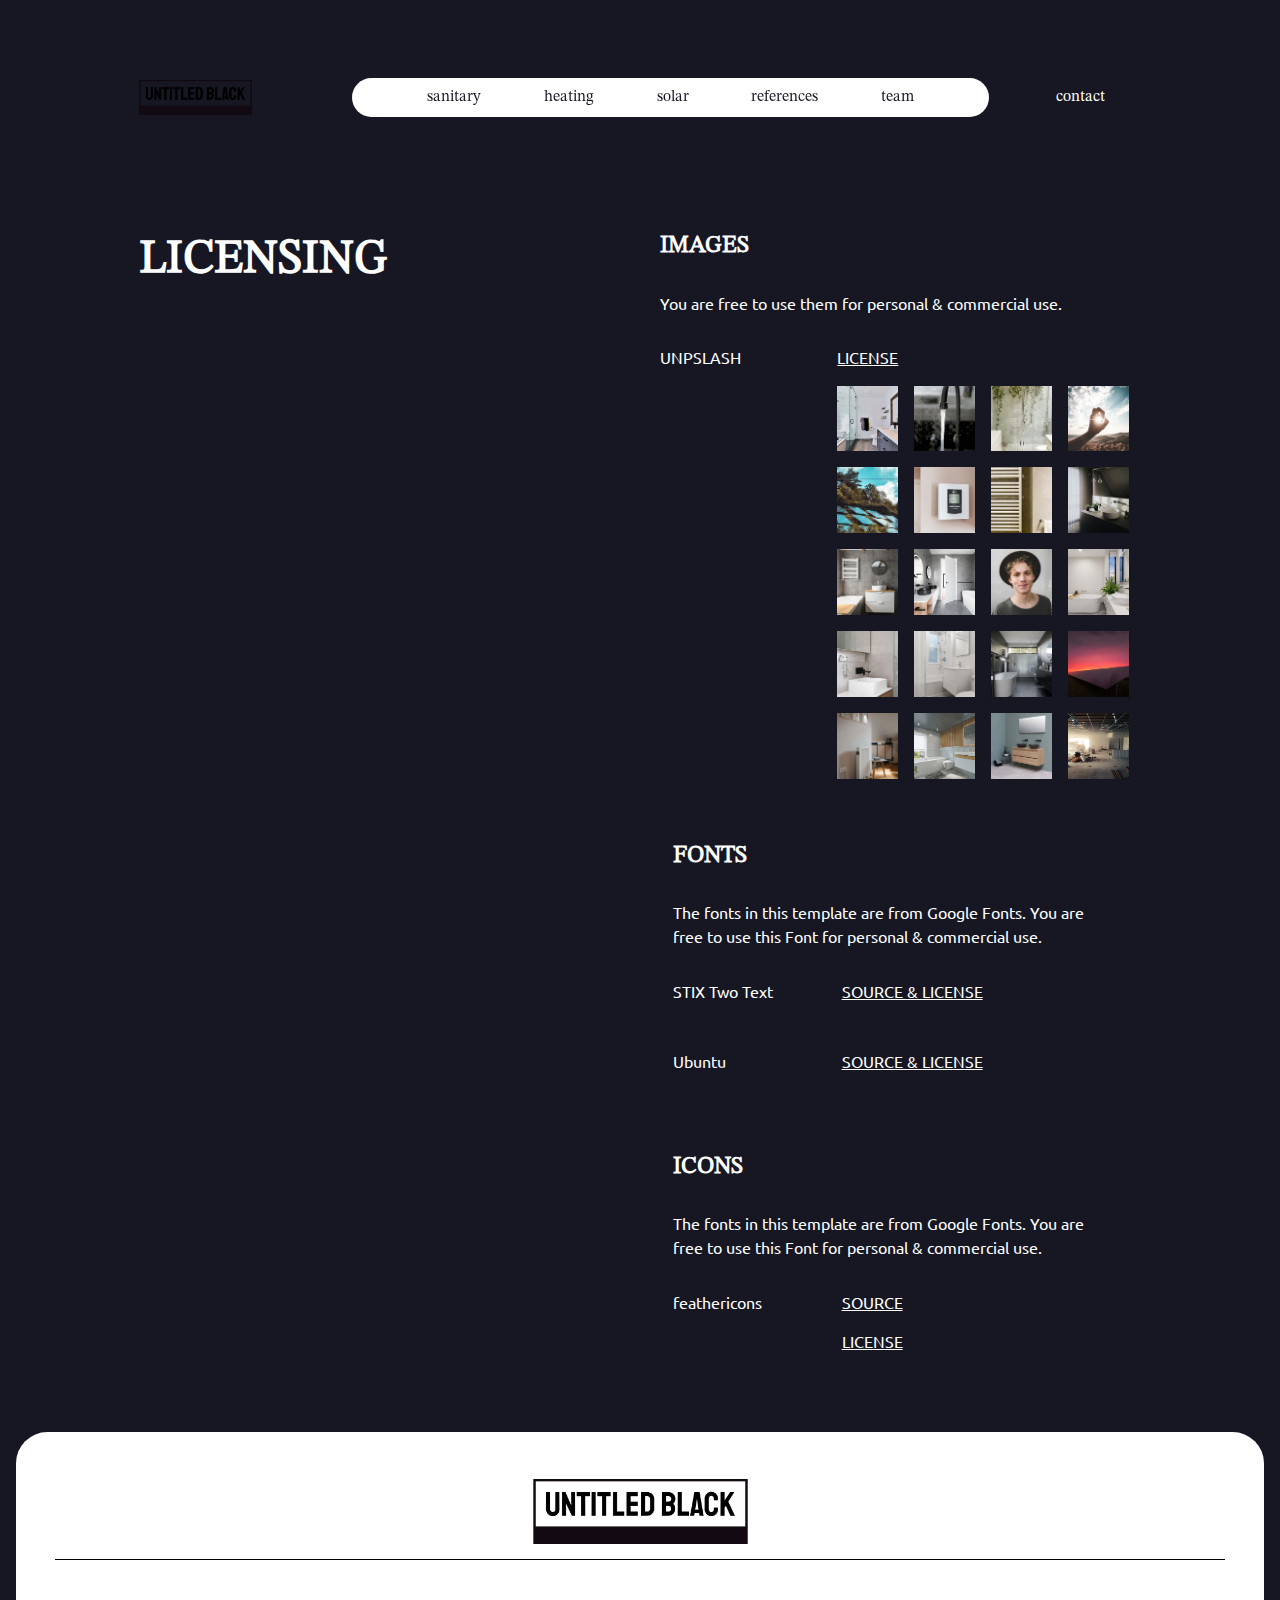
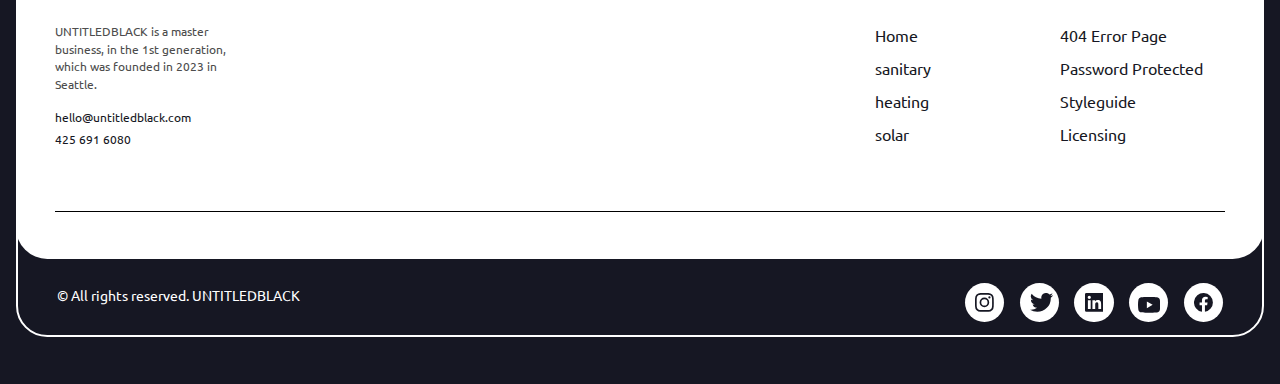
<file: template-info/licensing.html>
<!DOCTYPE html><!--  This site was created in Webflow. https://www.webflow.com  -->
<!--  Last Published: Tue Jan 02 2024 19:08:53 GMT+0000 (Coordinated Universal Time)  -->
<html data-wf-page="6572323140461cb928bf7d63" data-wf-site="6572323140461cb928bf7d28">
<head>
  <meta charset="utf-8">
  <title>Free Cloneable - BERB Licensing</title>
  <meta content="Free Cloneable - BERB Licensing" property="og:title">
  <meta content="https://uploads-ssl.webflow.com/63d0b7c49d7a968c2b256268/63d0c2df8842ec0da1ada6e4_berb-webflow-template-hero.jpg" property="og:image">
  <meta content="Free Cloneable - BERB Licensing" property="twitter:title">
  <meta content="https://uploads-ssl.webflow.com/63d0b7c49d7a968c2b256268/63d0c2df8842ec0da1ada6e4_berb-webflow-template-hero.jpg" property="twitter:image">
  <meta content="width=device-width, initial-scale=1" name="viewport">
  <meta content="Webflow" name="generator">
  <link href="../css/normalize.css" rel="stylesheet" type="text/css">
  <link href="../css/webflow.css" rel="stylesheet" type="text/css">
  <link href="../css/plumbing-f1a7d2.webflow.css" rel="stylesheet" type="text/css">
  <script type="text/javascript">!function(o,c){var n=c.documentElement,t=" w-mod-";n.className+=t+"js",("ontouchstart"in o||o.DocumentTouch&&c instanceof DocumentTouch)&&(n.className+=t+"touch")}(window,document);</script>
  <link href="../images/favicon.png" rel="shortcut icon" type="image/x-icon">
  <link href="../images/webclip.png" rel="apple-touch-icon">
</head>
<body>
  <div class="page-wrapper background-color-dark-blue overflow-hidden">
    <div data-w-id="1da2bd3a-efc3-6d2e-f4f3-fe41e6211877" data-animation="default" data-collapse="medium" data-duration="400" data-easing="ease" data-easing2="ease" role="banner" class="berb-navbar w-nav">
      <div class="berb-navbar">
        <div class="padding-global">
          <div class="container-medium">
            <div class="navbar-wrapper">
              <a href="../index.html" data-w-id="1da2bd3a-efc3-6d2e-f4f3-fe41e621187c" class="w-nav-brand"><img src="../images/logo-no-background.png" loading="lazy" width="113" sizes="113px" alt="" srcset="../images/logo-no-background.png 500w, ../images/logo-no-background.png 800w, ../images/logo-no-background.png 1080w, ../images/logo-no-background.png 1500w"></a>
              <div class="nav-menu-wrapper">
                <nav role="navigation" class="nav-menu w-nav-menu">
                  <div class="padding-global">
                    <a href="../sanitary.html" class="berb-nav-link w-nav-link">sanitary</a>
                    <a href="../heating.html" class="berb-nav-link w-nav-link">heating</a>
                    <a href="../solar.html" class="berb-nav-link w-nav-link">solar</a>
                    <a href="../references.html" class="berb-nav-link w-nav-link">references</a>
                    <a href="https://berb-plumbing.webflow.io/#team" class="berb-nav-link w-nav-link">team</a>
                  </div>
                </nav>
                <a href="../contact.html" class="nav-button-link w-inline-block">
                  <div data-w-id="1da2bd3a-efc3-6d2e-f4f3-fe41e621188b" class="button">contact</div>
                </a>
                <div class="menu-button w-nav-button">
                  <div class="icon-2 w-icon-nav-menu"></div>
                </div>
              </div>
            </div>
          </div>
        </div>
      </div>
    </div>
    <div class="global-styles w-embed">
      <style>
/* Make text look crisper and more legible in all browsers */
body {
  -webkit-font-smoothing: antialiased;
  -moz-osx-font-smoothing: grayscale;
  font-smoothing: antialiased;
  text-rendering: optimizeLegibility;
}
/* Focus state style for keyboard navigation for the focusable elements */
*[tabindex]:focus-visible,
  input[type="file"]:focus-visible {
   outline: 0.125rem solid #4d65ff;
   outline-offset: 0.125rem;
}
/* Get rid of top margin on first element in any rich text element */
.w-richtext > :not(div):first-child, .w-richtext > div:first-child > :first-child {
  margin-top: 0 !important;
}
/* Get rid of bottom margin on last element in any rich text element */
.w-richtext>:last-child, .w-richtext ol li:last-child, .w-richtext ul li:last-child {
	margin-bottom: 0 !important;
}
/* Prevent all click and hover interaction with an element */
.pointer-events-off {
	pointer-events: none;
}
/* Enables all click and hover interaction with an element */
.pointer-events-on {
  pointer-events: auto;
}
/* Create a class of .div-square which maintains a 1:1 dimension of a div */
.div-square::after {
	content: "";
	display: block;
	padding-bottom: 100%;
}
/* Make sure containers never lose their center alignment */
.container-medium,.container-small, .container-large {
	margin-right: auto !important;
  margin-left: auto !important;
}
/* 
Make the following elements inherit typography styles from the parent and not have hardcoded values. 
Important: You will not be able to style for example "All Links" in Designer with this CSS applied.
Uncomment this CSS to use it in the project. Leave this message for future hand-off.
*/
/*
a,
.w-input,
.w-select,
.w-tab-link,
.w-nav-link,
.w-dropdown-btn,
.w-dropdown-toggle,
.w-dropdown-link {
  color: inherit;
  text-decoration: inherit;
  font-size: inherit;
}
*/
/* Apply "..." after 3 lines of text */
.text-style-3lines {
	display: -webkit-box;
	overflow: hidden;
	-webkit-line-clamp: 3;
	-webkit-box-orient: vertical;
}
/* Apply "..." after 2 lines of text */
.text-style-2lines {
	display: -webkit-box;
	overflow: hidden;
	-webkit-line-clamp: 2;
	-webkit-box-orient: vertical;
}
/* Adds inline flex display */
.display-inlineflex {
  display: inline-flex;
}
/* These classes are never overwritten */
.hide {
  display: none !important;
}
@media screen and (max-width: 991px) {
    .hide, .hide-tablet {
        display: none !important;
    }
}
  @media screen and (max-width: 767px) {
    .hide-mobile-landscape{
      display: none !important;
    }
}
  @media screen and (max-width: 479px) {
    .hide-mobile{
      display: none !important;
    }
}
.margin-0 {
  margin: 0rem !important;
}
.padding-0 {
  padding: 0rem !important;
}
.spacing-clean {
padding: 0rem !important;
margin: 0rem !important;
}
.margin-top {
  margin-right: 0rem !important;
  margin-bottom: 0rem !important;
  margin-left: 0rem !important;
}
.padding-top {
  padding-right: 0rem !important;
  padding-bottom: 0rem !important;
  padding-left: 0rem !important;
}
.margin-right {
  margin-top: 0rem !important;
  margin-bottom: 0rem !important;
  margin-left: 0rem !important;
}
.padding-right {
  padding-top: 0rem !important;
  padding-bottom: 0rem !important;
  padding-left: 0rem !important;
}
.margin-bottom {
  margin-top: 0rem !important;
  margin-right: 0rem !important;
  margin-left: 0rem !important;
}
.padding-bottom {
  padding-top: 0rem !important;
  padding-right: 0rem !important;
  padding-left: 0rem !important;
}
.margin-left {
  margin-top: 0rem !important;
  margin-right: 0rem !important;
  margin-bottom: 0rem !important;
}
.padding-left {
  padding-top: 0rem !important;
  padding-right: 0rem !important;
  padding-bottom: 0rem !important;
}
.margin-horizontal {
  margin-top: 0rem !important;
  margin-bottom: 0rem !important;
}
.padding-horizontal {
  padding-top: 0rem !important;
  padding-bottom: 0rem !important;
}
.margin-vertical {
  margin-right: 0rem !important;
  margin-left: 0rem !important;
}
.padding-vertical {
  padding-right: 0rem !important;
  padding-left: 0rem !important;
}
</style>
      <style>
  html { font-size: 1.125rem; }
  @media screen and (max-width:1920px) { html { font-size: calc(0.625rem + 0.41666666666666674vw); } }
  @media screen and (max-width:1440px) { html { font-size: calc(0.8126951092611863rem + 0.20811654526534862vw); } }
  @media screen and (max-width:479px) { html { font-size: calc(0.7494769874476988rem + 0.8368200836820083vw); } }
</style>
    </div>
    <main class="main-wrapper">
      <section class="section-licensing">
        <div class="container-medium">
          <div class="contact-infos-wrapper">
            <a href="#" class="infos-on-top-wrapper w-inline-block">
              <div class="html-embed w-embed"><svg xmlns="http://www.w3.org/2000/svg" height="100%" viewbox="0 0 10.145 14.492">
                  <path id="Icon_material-place" data-name="Icon material-place" d="M12.572,3A5.069,5.069,0,0,0,7.5,8.072c0,3.8,5.072,9.42,5.072,9.42s5.072-5.616,5.072-9.42A5.069,5.069,0,0,0,12.572,3Zm0,6.884a1.812,1.812,0,1,1,1.812-1.812A1.812,1.812,0,0,1,12.572,9.884Z" transform="translate(-7.5 -3)" fill="currentColor"></path>
                </svg></div>
              <div class="text-color-grey text-size-small text-weight-light">Berbstr. 1, Cologne, Germany</div>
            </a>
            <a href="#" class="infos-on-top-wrapper w-inline-block">
              <div class="html-embed mail w-embed"><svg xmlns="http://www.w3.org/2000/svg" height="100%" viewbox="0 0 15.273 12">
                  <path id="Icon_ionic-md-mail" data-name="Icon ionic-md-mail" d="M16.068,5.625H3.7A1.459,1.459,0,0,0,2.25,7.08V16.17A1.459,1.459,0,0,0,3.7,17.625H16.068a1.459,1.459,0,0,0,1.455-1.455V7.08A1.459,1.459,0,0,0,16.068,5.625Zm-.182,3.091-6,4-6-4V7.261l6,4,6-4Z" transform="translate(-2.25 -5.625)" fill="currentColor"></path>
                </svg></div>
              <div class="text-color-grey text-size-small text-weight-light">berb@gmail.com</div>
            </a>
            <a href="#" class="infos-on-top-wrapper w-inline-block">
              <div class="html-embed w-embed"><svg xmlns="http://www.w3.org/2000/svg" height="100%" viewbox="0 0 12.219 12.219">
                  <path id="Icon_awesome-phone" data-name="Icon awesome-phone" d="M11.774.587,9.292.014a.576.576,0,0,0-.656.332L7.491,3.018a.571.571,0,0,0,.165.668L9.1,4.87A8.845,8.845,0,0,1,4.873,9.1L3.689,7.653a.572.572,0,0,0-.668-.165L.348,8.634a.58.58,0,0,0-.334.659l.573,2.482a.573.573,0,0,0,.558.444A11.072,11.072,0,0,0,12.218,1.145.572.572,0,0,0,11.774.587Z" transform="translate(0.001 0.001)" fill="currentColor"></path>
                </svg></div>
              <div class="text-color-grey text-size-small text-weight-light">0221/12 12 23 15</div>
            </a>
          </div>
        </div>
        <div class="padding-hero-section-small">
          <div class="berb-sanitary-hero_component-wrapper"></div>
        </div>
      </section>
      <section class="section-sanitary z-index-1">
        <div class="padding-global">
          <div class="container-medium">
            <div class="licensing_component">
              <div id="w-node-b70e726e-3eb8-0dab-39ac-d703b581ef31-28bf7d63" class="licensing-headline-wrapper">
                <h2 id="w-node-_67b4a064-0a6c-2a38-15c2-40fa02a8075e-28bf7d63" class="heading-style-h2---berb text-color-white slide-in-left">LICENSING</h2>
              </div>
              <div id="w-node-fe55df29-9463-d27d-4e56-dc3050dabf86-28bf7d63" class="licensing-richt-wrapper">
                <h2 class="text-size-large text-color-white">IMAGES</h2>
                <div class="padding-bottom padding-small"></div>
                <p id="w-node-fe55df29-9463-d27d-4e56-dc3050dabf8a-28bf7d63" class="text-color-white fade-in">You are free to use them for personal &amp; commercial use.</p>
                <p id="w-node-fe55df29-9463-d27d-4e56-dc3050dabf8c-28bf7d63" class="text-color-white fade-in">UNPSLASH</p>
                <div id="w-node-fe55df29-9463-d27d-4e56-dc3050dabf8e-28bf7d63" class="license-link-wrapper">
                  <a href="https://unsplash.com/de/lizenz" class="text-size-regular text-color-white text-style-allcaps">LICENSE</a>
                  <div class="padding-bottom padding-small"></div>
                  <div class="licensing-image-grid">
                    <a id="w-node-fe55df29-9463-d27d-4e56-dc3050dabf93-28bf7d63" href="https://unsplash.com/de/fotos/g51F6-WYzyU" class="images-link-block w-inline-block"><img src="../images/berb-references-hero-image.jpg" loading="lazy" id="w-node-fe55df29-9463-d27d-4e56-dc3050dabf94-28bf7d63" sizes="(max-width: 479px) 12vw, (max-width: 767px) 6vw, (max-width: 991px) 5vw, 4vw" alt="bathroom-berb-image" srcset="../images/berb-references-hero-image-p-500.jpg 500w, ../images/berb-references-hero-image-p-800.jpg 800w, ../images/berb-references-hero-image-p-1080.jpg 1080w, ../images/berb-references-hero-image.jpg 1497w" class="license-images"></a>
                    <a id="w-node-fe55df29-9463-d27d-4e56-dc3050dabf95-28bf7d63" href="https://unsplash.com/de/fotos/vDQ-e3RtaoE" class="images-link-block w-inline-block"><img src="../images/berb-contact-hero-image.jpg" loading="lazy" id="w-node-fe55df29-9463-d27d-4e56-dc3050dabf96-28bf7d63" sizes="(max-width: 479px) 12vw, (max-width: 767px) 6vw, (max-width: 991px) 5vw, 4vw" alt="berb water tap
" srcset="../images/berb-contact-hero-image-p-500.jpg 500w, ../images/berb-contact-hero-image-p-800.jpg 800w, ../images/berb-contact-hero-image-p-1080.jpg 1080w, ../images/berb-contact-hero-image.jpg 1335w" class="license-images"></a>
                    <a id="w-node-fe55df29-9463-d27d-4e56-dc3050dabf97-28bf7d63" href="https://unsplash.com/de/fotos/ycEKahEaO5U" class="images-link-block w-inline-block"><img src="../images/solar-image.jpg" loading="lazy" id="w-node-fe55df29-9463-d27d-4e56-dc3050dabf98-28bf7d63" sizes="(max-width: 479px) 12vw, (max-width: 767px) 6vw, (max-width: 991px) 5vw, 4vw" alt="bathroom-with-plants" srcset="../images/solar-image-p-500.jpg 500w, ../images/solar-image.jpg 579w" class="license-images"></a>
                    <a id="w-node-fe55df29-9463-d27d-4e56-dc3050dabf99-28bf7d63" href="https://unsplash.com/de/fotos/absT1BNRDAI" class="images-link-block w-inline-block"><img src="../images/solar-service-image-1.jpg" loading="lazy" id="w-node-fe55df29-9463-d27d-4e56-dc3050dabf9a-28bf7d63" sizes="(max-width: 479px) 12vw, (max-width: 767px) 6vw, (max-width: 991px) 5vw, 4vw" alt="solar-image-hand-and-sun" srcset="../images/solar-service-image-1-p-500.jpg 500w, ../images/solar-service-image-1.jpg 689w" class="license-images"></a>
                    <a id="w-node-fe55df29-9463-d27d-4e56-dc3050dabf9b-28bf7d63" href="https://unsplash.com/de/fotos/gD8IO0E4OZM" class="images-link-block w-inline-block"><img src="../images/berb-solar-hero.jpg" loading="lazy" id="w-node-fe55df29-9463-d27d-4e56-dc3050dabf9c-28bf7d63" sizes="(max-width: 479px) 12vw, (max-width: 767px) 6vw, (max-width: 991px) 5vw, 4vw" alt="solar-panels-in-nature" srcset="../images/berb-solar-hero-p-500.jpg 500w, ../images/berb-solar-hero-p-800.jpg 800w, ../images/berb-solar-hero.jpg 1000w" class="license-images"></a>
                    <a id="w-node-fe55df29-9463-d27d-4e56-dc3050dabf9d-28bf7d63" href="https://unsplash.com/de/fotos/fSLI8RdCdyk" class="images-link-block w-inline-block"><img src="../images/heating-image-1.jpg" loading="lazy" id="w-node-fe55df29-9463-d27d-4e56-dc3050dabf9e-28bf7d63" sizes="(max-width: 479px) 12vw, (max-width: 767px) 6vw, (max-width: 991px) 5vw, 4vw" alt="heating-image" srcset="../images/heating-image-1-p-500.jpg 500w, ../images/heating-image-1-p-800.jpg 800w, ../images/heating-image-1-p-1080.jpg 1080w, ../images/heating-image-1.jpg 1335w" class="license-images"></a>
                    <a id="w-node-fe55df29-9463-d27d-4e56-dc3050dabf9f-28bf7d63" href="https://unsplash.com/de/fotos/_wcXtm0iKJU" class="images-link-block w-inline-block"><img src="../images/berb-heating-hero.jpg" loading="lazy" id="w-node-fe55df29-9463-d27d-4e56-dc3050dabfa0-28bf7d63" sizes="(max-width: 479px) 12vw, (max-width: 767px) 6vw, (max-width: 991px) 5vw, 4vw" alt="heater-in-bathroom" srcset="../images/berb-heating-hero-p-500.jpg 500w, ../images/berb-heating-hero-p-800.jpg 800w, ../images/berb-heating-hero-p-1080.jpg 1080w, ../images/berb-heating-hero.jpg 1350w" class="license-images"></a>
                    <a id="w-node-fe55df29-9463-d27d-4e56-dc3050dabfa1-28bf7d63" href="https://unsplash.com/de/fotos/I72dFJRFT3k" class="images-link-block w-inline-block"><img src="../images/berb-bathroom-sanitary-2.jpg" loading="lazy" id="w-node-fe55df29-9463-d27d-4e56-dc3050dabfa2-28bf7d63" sizes="(max-width: 479px) 12vw, (max-width: 767px) 6vw, (max-width: 991px) 5vw, 4vw" alt="bathroom sanitary page" srcset="../images/berb-bathroom-sanitary-2-p-500.jpg 500w, ../images/berb-bathroom-sanitary-2.jpg 756w" class="license-images"></a>
                    <a id="w-node-fe55df29-9463-d27d-4e56-dc3050dabfa3-28bf7d63" href="https://unsplash.com/de/fotos/kiV82HqGyTo" class="images-link-block w-inline-block"><img src="../images/berb-bathroom-sanitary.jpg" loading="lazy" id="w-node-fe55df29-9463-d27d-4e56-dc3050dabfa4-28bf7d63" sizes="(max-width: 479px) 12vw, (max-width: 767px) 6vw, (max-width: 991px) 5vw, 4vw" alt="bathroom berb sanitary page" srcset="../images/berb-bathroom-sanitary-p-500.jpg 500w, ../images/berb-bathroom-sanitary.jpg 692w" class="license-images"></a>
                    <a id="w-node-fe55df29-9463-d27d-4e56-dc3050dabfa5-28bf7d63" href="https://unsplash.com/de/fotos/P_0tnQ8hb70" class="images-link-block w-inline-block"><img src="../images/sanitary-hero-image.jpg" loading="lazy" id="w-node-fe55df29-9463-d27d-4e56-dc3050dabfa6-28bf7d63" sizes="(max-width: 479px) 12vw, (max-width: 767px) 6vw, (max-width: 991px) 5vw, 4vw" alt="berb-beautiful-bathroom" srcset="../images/sanitary-hero-image-p-500.jpg 500w, ../images/sanitary-hero-image-p-800.jpg 800w, ../images/sanitary-hero-image-p-1080.jpg 1080w, ../images/sanitary-hero-image.jpg 1485w" class="license-images"></a>
                    <a id="w-node-fe55df29-9463-d27d-4e56-dc3050dabfa7-28bf7d63" href="https://unsplash.com/de/fotos/d1UPkiFd04A" class="images-link-block w-inline-block"><img src="../images/team-image.jpg" loading="lazy" id="w-node-fe55df29-9463-d27d-4e56-dc3050dabfa8-28bf7d63" sizes="(max-width: 479px) 12vw, (max-width: 767px) 6vw, (max-width: 991px) 5vw, 4vw" alt="berb team image" srcset="../images/team-image-p-500.jpg 500w, ../images/team-image-p-800.jpg 800w, ../images/team-image.jpg 878w" class="license-images"></a>
                    <a id="w-node-fe55df29-9463-d27d-4e56-dc3050dabfa9-28bf7d63" href="https://unsplash.com/de/fotos/Aac7IlKnYX8" class="images-link-block w-inline-block"><img src="../images/berb-cta-help-image.jpg" loading="lazy" id="w-node-fe55df29-9463-d27d-4e56-dc3050dabfaa-28bf7d63" sizes="(max-width: 479px) 12vw, (max-width: 767px) 6vw, (max-width: 991px) 5vw, 4vw" alt="white-bathroom" srcset="../images/berb-cta-help-image-p-500.jpg 500w, ../images/berb-cta-help-image-p-800.jpg 800w, ../images/berb-cta-help-image-p-1080.jpg 1080w, ../images/berb-cta-help-image-p-1600.jpg 1600w, ../images/berb-cta-help-image.jpg 1985w" class="license-images"></a>
                    <a id="w-node-fe55df29-9463-d27d-4e56-dc3050dabfab-28bf7d63" href="https://unsplash.com/de/fotos/RfXkG1qm1RI" class="images-link-block w-inline-block"><img src="../images/berb-reference-image_3.jpg" loading="lazy" id="w-node-fe55df29-9463-d27d-4e56-dc3050dabfac-28bf7d63" sizes="(max-width: 479px) 12vw, (max-width: 767px) 6vw, (max-width: 991px) 5vw, 4vw" alt="berb reference image" srcset="../images/berb-reference-image_3-p-500.jpg 500w, ../images/berb-reference-image_3-p-800.jpg 800w, ../images/berb-reference-image_3.jpg 833w" class="license-images"></a>
                    <a id="w-node-fe55df29-9463-d27d-4e56-dc3050dabfad-28bf7d63" href="https://unsplash.com/de/fotos/FJLoqqIsSHc" class="images-link-block w-inline-block"><img src="../images/berb-reference-image_2.jpg" loading="lazy" id="w-node-fe55df29-9463-d27d-4e56-dc3050dabfae-28bf7d63" sizes="(max-width: 479px) 12vw, (max-width: 767px) 6vw, (max-width: 991px) 5vw, 4vw" alt="berb reference image" srcset="../images/berb-reference-image_2-p-500.jpg 500w, ../images/berb-reference-image_2-p-800.jpg 800w, ../images/berb-reference-image_2.jpg 1035w" class="license-images"></a>
                    <a id="w-node-fe55df29-9463-d27d-4e56-dc3050dabfaf-28bf7d63" href="https://unsplash.com/de/fotos/HQCW1gTMjek" class="images-link-block w-inline-block"><img src="../images/berb-reference-image.jpg" loading="lazy" id="w-node-fe55df29-9463-d27d-4e56-dc3050dabfb0-28bf7d63" sizes="(max-width: 479px) 12vw, (max-width: 767px) 6vw, (max-width: 991px) 5vw, 4vw" alt="berb reference image" srcset="../images/berb-reference-image-p-500.jpg 500w, ../images/berb-reference-image-p-800.jpg 800w, ../images/berb-reference-image-p-1080.jpg 1080w, ../images/berb-reference-image.jpg 1120w" class="license-images"></a>
                    <a id="w-node-fe55df29-9463-d27d-4e56-dc3050dabfb1-28bf7d63" href="https://unsplash.com/de/fotos/-tzkyLKPvL4" class="images-link-block w-inline-block"><img src="../images/berb-solar-services.jpg" loading="lazy" id="w-node-fe55df29-9463-d27d-4e56-dc3050dabfb2-28bf7d63" sizes="(max-width: 479px) 12vw, (max-width: 767px) 6vw, (max-width: 991px) 5vw, 4vw" alt="berb solar services" srcset="../images/berb-solar-services-p-500.jpg 500w, ../images/berb-solar-services-p-800.jpg 800w, ../images/berb-solar-services-p-1080.jpg 1080w, ../images/berb-solar-services-p-1600.jpg 1600w, ../images/berb-solar-services-p-2000.jpg 2000w, ../images/berb-solar-services.jpg 2294w" class="license-images"></a>
                    <a id="w-node-fe55df29-9463-d27d-4e56-dc3050dabfb3-28bf7d63" href="https://unsplash.com/de/fotos/ah03LdkafTA" class="images-link-block w-inline-block"><img src="../images/berb-heating-services.jpg" loading="lazy" id="w-node-fe55df29-9463-d27d-4e56-dc3050dabfb4-28bf7d63" sizes="(max-width: 479px) 12vw, (max-width: 767px) 6vw, (max-width: 991px) 5vw, 4vw" alt="berb heating services" srcset="../images/berb-heating-services-p-500.jpg 500w, ../images/berb-heating-services-p-800.jpg 800w, ../images/berb-heating-services.jpg 900w" class="license-images"></a>
                    <a id="w-node-fe55df29-9463-d27d-4e56-dc3050dabfb5-28bf7d63" href="https://unsplash.com/de/fotos/L4iRkKL5dng" class="images-link-block w-inline-block"><img src="../images/berb-badezimmer-services.jpg" loading="lazy" id="w-node-fe55df29-9463-d27d-4e56-dc3050dabfb6-28bf7d63" sizes="(max-width: 479px) 12vw, (max-width: 767px) 6vw, (max-width: 991px) 5vw, 4vw" alt="sanitary service bathroom" srcset="../images/berb-badezimmer-services-p-500.jpg 500w, ../images/berb-badezimmer-services-p-800.jpg 800w, ../images/berb-badezimmer-services-p-1080.jpg 1080w, ../images/berb-badezimmer-services-p-1600.jpg 1600w, ../images/berb-badezimmer-services-p-2000.jpg 2000w, ../images/berb-badezimmer-services.jpg 2500w" class="license-images"></a>
                    <a id="w-node-fe55df29-9463-d27d-4e56-dc3050dabfb7-28bf7d63" href="https://unsplash.com/de/fotos/yuFu0imUKMk" class="images-link-block w-inline-block"><img src="../images/berb-webflow-template-hero.jpg" loading="lazy" id="w-node-fe55df29-9463-d27d-4e56-dc3050dabfb8-28bf7d63" sizes="(max-width: 479px) 12vw, (max-width: 767px) 6vw, (max-width: 991px) 5vw, 4vw" alt="hero-image-bathroom" srcset="../images/berb-webflow-template-hero-p-500.jpg 500w, ../images/berb-webflow-template-hero-p-800.jpg 800w, ../images/berb-webflow-template-hero-p-1080.jpg 1080w, ../images/berb-webflow-template-hero.jpg 1204w" class="license-images"></a>
                    <a id="w-node-_4d894ae7-4cfe-b1bb-b3e8-becc809aa1a6-28bf7d63" href="https://unsplash.com/de/fotos/j2nbwWSll68" class="images-link-block w-inline-block"><img src="../images/berb-plumpib-in-construction.jpg" loading="lazy" id="w-node-_4d894ae7-4cfe-b1bb-b3e8-becc809aa1a7-28bf7d63" sizes="(max-width: 479px) 12vw, (max-width: 767px) 6vw, (max-width: 991px) 5vw, 4vw" alt="in-construction-image" srcset="../images/berb-plumpib-in-construction-p-500.jpg 500w, ../images/berb-plumpib-in-construction.jpg 775w" class="license-images"></a>
                  </div>
                </div>
                <div id="w-node-_36b9f34d-cacf-6b62-94a8-34d9a18dfa88-28bf7d63" data-w-id="36b9f34d-cacf-6b62-94a8-34d9a18dfa88" style="-webkit-transform:translate3d(0, 0, 0) scale3d(0, 0, 1) rotateX(0) rotateY(0) rotateZ(0) skew(0, 0);-moz-transform:translate3d(0, 0, 0) scale3d(0, 0, 1) rotateX(0) rotateY(0) rotateZ(0) skew(0, 0);-ms-transform:translate3d(0, 0, 0) scale3d(0, 0, 1) rotateX(0) rotateY(0) rotateZ(0) skew(0, 0);transform:translate3d(0, 0, 0) scale3d(0, 0, 1) rotateX(0) rotateY(0) rotateZ(0) skew(0, 0)" class="divider-licensing"></div>
                <div id="w-node-decc4284-3cd1-96e0-f2d1-a091798bc176-28bf7d63" class="licensing-richt-wrapper">
                  <h2 class="text-size-large text-color-white">FONTS</h2>
                  <div class="padding-bottom padding-small"></div>
                  <p id="w-node-_3a84a043-0ead-06b6-5486-c09c599ffe23-28bf7d63" class="text-color-white fade-in">The fonts in this template are from Google Fonts. You are free to use this Font for personal &amp; commercial use.</p>
                  <p id="w-node-_87101243-08e6-5763-d2f2-88d9b09479e3-28bf7d63" class="text-color-white fade-in">STIX Two Text</p>
                  <div class="license-link-wrapper">
                    <a href="https://fonts.google.com/specimen/STIX+Two+Text?preview.text=FONTS&amp;preview.text_type=custom" class="text-size-regular text-color-white text-style-allcaps">SOURCE &amp; LICENSE</a>
                    <div class="padding-bottom padding-small"></div>
                  </div>
                  <p id="w-node-e7236404-bb50-66bf-bac8-0de6e8951116-28bf7d63" class="text-color-white fade-in">Ubuntu</p>
                  <div id="w-node-c592e8fd-5275-4218-01dc-73c7b7803400-28bf7d63" class="license-link-wrapper">
                    <a href="https://fonts.google.com/specimen/Ubuntu" class="text-size-regular text-color-white text-style-allcaps">SOURCE &amp; LICENSE</a>
                    <div class="padding-bottom padding-small"></div>
                  </div>
                </div>
                <div id="w-node-_3f682517-7133-88ee-471a-4099fa850533-28bf7d63" data-w-id="3f682517-7133-88ee-471a-4099fa850533" style="-webkit-transform:translate3d(0, 0, 0) scale3d(0, 0, 1) rotateX(0) rotateY(0) rotateZ(0) skew(0, 0);-moz-transform:translate3d(0, 0, 0) scale3d(0, 0, 1) rotateX(0) rotateY(0) rotateZ(0) skew(0, 0);-ms-transform:translate3d(0, 0, 0) scale3d(0, 0, 1) rotateX(0) rotateY(0) rotateZ(0) skew(0, 0);transform:translate3d(0, 0, 0) scale3d(0, 0, 1) rotateX(0) rotateY(0) rotateZ(0) skew(0, 0)" class="divider-licensing"></div>
                <div id="w-node-a1174638-4db5-d1b6-6bfa-6805ab16715a-28bf7d63" class="licensing-richt-wrapper">
                  <h2 class="text-size-large text-color-white">ICONS</h2>
                  <div class="padding-bottom padding-small"></div>
                  <p id="w-node-a1174638-4db5-d1b6-6bfa-6805ab16715e-28bf7d63" class="text-color-white fade-in">The fonts in this template are from Google Fonts. You are free to use this Font for personal &amp; commercial use.</p>
                  <p id="w-node-a1174638-4db5-d1b6-6bfa-6805ab167160-28bf7d63" class="text-color-white fade-in">feathericons</p>
                  <div id="w-node-a1174638-4db5-d1b6-6bfa-6805ab167168-28bf7d63" class="license-link-wrapper">
                    <a href="https://feathericons.com/" class="text-size-regular text-color-white text-style-allcaps">SOURCE</a>
                    <div class="padding-bottom padding-small"></div>
                    <a href="https://github.com/feathericons/feather/blob/master/LICENSE" class="text-size-regular text-color-white text-style-allcaps">LICENSE</a>
                  </div>
                  <div class="license-link-wrapper">
                    <div class="padding-bottom padding-small"></div>
                  </div>
                  <div class="padding-bottom padding-large"></div>
                </div>
              </div>
            </div>
          </div>
        </div>
      </section>
      <div class="berb-footer-wrapper">
        <section class="berb_footer">
          <div class="padding-section-small">
            <div id="w-node-_7a0c9bb8-c24d-d1ea-c60d-22314c889463-4c889460" class="container-large">
              <div class="padding-global">
                <div class="w-layout-grid berb-footer_component padding-global">
                  <div id="w-node-_7a0c9bb8-c24d-d1ea-c60d-22314c889466-4c889460" class="berb-footer-top">
                    <div class="clip">
                      <a href="#" class="footer-logo w-inline-block"><img src="../images/logo-no-background.png" loading="lazy" width="215" sizes="(max-width: 479px) 74vw, 215px" alt="" srcset="../images/logo-no-background.png 500w, ../images/logo-no-background.png 800w, ../images/logo-no-background.png 1080w, ../images/logo-no-background.png 1500w"></a>
                    </div>
                    <div class="padding-bottom padding-small"></div>
                  </div>
                  <div id="w-node-_7a0c9bb8-c24d-d1ea-c60d-22314c88946c-4c889460" class="berb-footer-content-left">
                    <p class="text-color-dark-grey text-size-tiny">UNTITLEDBLACK is a master <br>business, in the 1st generation, <br>which was founded in 2023 in <br>Seattle.</p>
                    <div class="padding-bottom padding-small"></div>
                    <a href="#" class="berb-footer-link text-size-tiny">hello@untitledblack.com</a>
                    <div class="padding-bottom padding-xxsmall"></div>
                    <a href="#" class="berb-footer-link text-size-tiny">425 691 6080</a>
                  </div>
                  <div id="w-node-_7a0c9bb8-c24d-d1ea-c60d-22314c88947b-4c889460" class="berb-footer-content-middle">
                    <a href="../index.html" class="berb-footer-link">Home</a>
                    <div class="padding-bottom padding-xxsmall"></div>
                    <a href="../sanitary.html" class="berb-footer-link">sanitary</a>
                    <div class="padding-bottom padding-xxsmall"></div>
                    <a href="../heating.html" class="berb-footer-link">heating</a>
                    <div class="padding-bottom padding-xxsmall"></div>
                    <a href="../solar.html" class="berb-footer-link">solar</a>
                  </div>
                  <div id="w-node-_7a0c9bb8-c24d-d1ea-c60d-22314c889487-4c889460" class="berb-footer-content-right">
                    <a href="https://berb-plumbing.webflow.io/404" class="berb-footer-link">404 Error Page</a>
                    <div class="padding-bottom padding-xxsmall"></div>
                    <a href="https://berb-plumbing.webflow.io/401" class="berb-footer-link">Password Protected</a>
                    <div class="padding-bottom padding-xxsmall"></div>
                    <a href="../template-info/style-guide.html" class="berb-footer-link">Styleguide</a>
                    <div class="padding-bottom padding-xxsmall"></div>
                    <a href="../template-info/licensing.html" aria-current="page" class="berb-footer-link w--current">Licensing</a>
                  </div>
                  <div id="w-node-_7a0c9bb8-c24d-d1ea-c60d-22314c889493-4c889460" class="berb-footer-divider"></div>
                </div>
              </div>
            </div>
          </div>
        </section>
        <section class="berb_footer-bottom">
          <div class="container-large">
            <div class="padding-global">
              <div class="berb-footer-bottom_component">
                <div id="w-node-_7a0c9bb8-c24d-d1ea-c60d-22314c889498-4c889460" class="berb-footer-bottom-wrapper-left">
                  <div class="padding-bottom padding-medium"></div>
                  <a href="https://www.marcheine.de" class="text-color-white text-size-small">© All rights reserved. UNTITLEDBLACK</a>
                </div>
                <div id="w-node-_7a0c9bb8-c24d-d1ea-c60d-22314c88949c-4c889460" class="berb-footer-bottom-wrapper-right">
                  <div class="padding-bottom padding-medium"></div>
                  <div class="footer-social-media-icons-wrapper">
                    <a href="https://www.instagram.com" class="social-icon w-inline-block">
                      <div class="social-icon-embed w-embed"><svg xmlns="http://www.w3.org/2000/svg" height="auto" viewbox="0 0 18.418 18.414">
                          <path d="M9.206,6.723a4.721,4.721,0,1,0,4.721,4.721A4.714,4.714,0,0,0,9.206,6.723Zm0,7.79a3.069,3.069,0,1,1,3.069-3.069,3.075,3.075,0,0,1-3.069,3.069ZM15.221,6.53a1.1,1.1,0,1,1-1.1-1.1A1.1,1.1,0,0,1,15.221,6.53Zm3.127,1.118A5.449,5.449,0,0,0,16.86,3.79,5.485,5.485,0,0,0,13,2.3c-1.52-.086-6.077-.086-7.6,0A5.477,5.477,0,0,0,1.547,3.786,5.467,5.467,0,0,0,.059,7.644c-.086,1.52-.086,6.077,0,7.6A5.449,5.449,0,0,0,1.547,19.1,5.492,5.492,0,0,0,5.4,20.586c1.52.086,6.077.086,7.6,0A5.449,5.449,0,0,0,16.86,19.1a5.485,5.485,0,0,0,1.487-3.858c.086-1.52.086-6.073,0-7.593Zm-1.964,9.224a3.107,3.107,0,0,1-1.75,1.75c-1.212.481-4.088.37-5.428.37s-4.22.107-5.428-.37a3.107,3.107,0,0,1-1.75-1.75c-.481-1.212-.37-4.088-.37-5.428s-.107-4.22.37-5.428a3.107,3.107,0,0,1,1.75-1.75C4.99,3.786,7.866,3.9,9.206,3.9s4.22-.107,5.428.37a3.107,3.107,0,0,1,1.75,1.75c.481,1.212.37,4.088.37,5.428S16.864,15.664,16.384,16.872Z" transform="translate(0.005 -2.237)" fill="currentColor"></path>
                        </svg></div>
                    </a>
                    <a href="https://twitter.com/home" class="social-icon w-inline-block">
                      <div class="social-icon-embed twitter w-embed"><svg xmlns="http://www.w3.org/2000/svg" height="auto" viewbox="0 0 20.032 16.27">
                          <path d="M17.973,7.435c.013.178.013.356.013.534A11.6,11.6,0,0,1,6.3,19.65,11.6,11.6,0,0,1,0,17.807a8.493,8.493,0,0,0,.991.051,8.222,8.222,0,0,0,5.1-1.754A4.113,4.113,0,0,1,2.25,13.257a5.177,5.177,0,0,0,.775.064,4.342,4.342,0,0,0,1.08-.14A4.106,4.106,0,0,1,.813,9.151V9.1a4.135,4.135,0,0,0,1.856.521A4.112,4.112,0,0,1,1.4,4.131a11.67,11.67,0,0,0,8.465,4.3,4.635,4.635,0,0,1-.1-.941,4.109,4.109,0,0,1,7.105-2.809,8.083,8.083,0,0,0,2.606-.991,4.094,4.094,0,0,1-1.8,2.262,8.23,8.23,0,0,0,2.364-.636,8.825,8.825,0,0,1-2.059,2.123Z" transform="translate(0 -3.381)" fill="currentColor"></path>
                        </svg></div>
                    </a>
                    <a href="https://www.linkedin.com" class="social-icon w-inline-block">
                      <div class="social-icon-embed w-embed"><svg xmlns="http://www.w3.org/2000/svg" height="auto" viewbox="0 0 16.271 16.271">
                          <path d="M15.108,2.25H1.159A1.167,1.167,0,0,0,0,3.423V17.347a1.167,1.167,0,0,0,1.159,1.173h13.95a1.17,1.17,0,0,0,1.162-1.173V3.423A1.17,1.17,0,0,0,15.108,2.25ZM4.917,16.2H2.506V8.431H4.921V16.2ZM3.712,7.371a1.4,1.4,0,1,1,1.4-1.4,1.4,1.4,0,0,1-1.4,1.4ZM13.957,16.2H11.546V12.419c0-.9-.018-2.059-1.253-2.059-1.257,0-1.449.981-1.449,1.994V16.2H6.432V8.431H8.745v1.06h.033a2.54,2.54,0,0,1,2.284-1.253c2.441,0,2.895,1.609,2.895,3.7Z" transform="translate(0 -2.25)" fill="currentcolor"></path>
                        </svg></div>
                    </a>
                    <a href="https://www.youtube.com" class="social-icon w-inline-block">
                      <div class="social-icon-embed youtube w-embed"><svg xmlns="http://www.w3.org/2000/svg" height="100%" viewbox="0 0 23.139 16.27">
                          <path d="M23.706,7.046A2.907,2.907,0,0,0,21.66,4.987c-1.8-.487-9.04-.487-9.04-.487s-7.236,0-9.04.487A2.908,2.908,0,0,0,1.533,7.046a30.5,30.5,0,0,0-.484,5.606,30.5,30.5,0,0,0,.484,5.606,2.864,2.864,0,0,0,2.046,2.026c1.8.487,9.04.487,9.04.487s7.236,0,9.04-.487a2.864,2.864,0,0,0,2.046-2.026,30.5,30.5,0,0,0,.484-5.606,30.5,30.5,0,0,0-.484-5.606ZM10.253,16.092V9.211L16.3,12.651l-6.048,3.44Z" transform="translate(-1.05 -4.5)" fill="currentcolor"></path>
                        </svg></div>
                    </a>
                    <a href="https://www.facebook.com" class="social-icon w-inline-block">
                      <div class="social-icon-embed w-embed"><svg xmlns="http://www.w3.org/2000/svg" height="auto" viewbox="0 0 19.167 19.051">
                          <path d="M19.729,10.146A9.583,9.583,0,1,0,8.648,19.613v-6.7H6.214v-2.77H8.648V8.034a3.381,3.381,0,0,1,3.62-3.728,14.748,14.748,0,0,1,2.145.187V6.85H13.2a1.385,1.385,0,0,0-1.562,1.5v1.8H14.3l-.425,2.77H11.643v6.7A9.587,9.587,0,0,0,19.729,10.146Z" transform="translate(-0.563 -0.563)" fill="currentcolor"></path>
                        </svg></div>
                    </a>
                  </div>
                </div>
              </div>
            </div>
          </div>
        </section>
        <div class="padding-bottom padding-large"></div>
      </div>
    </main>
  </div>
  <script src="https://d3e54v103j8qbb.cloudfront.net/js/jquery-3.5.1.min.dc5e7f18c8.js?site=6572323140461cb928bf7d28" type="text/javascript" integrity="sha256-9/aliU8dGd2tb6OSsuzixeV4y/faTqgFtohetphbbj0=" crossorigin="anonymous"></script>
  <script src="../js/webflow.js" type="text/javascript"></script>
</body>
</html>
</file>
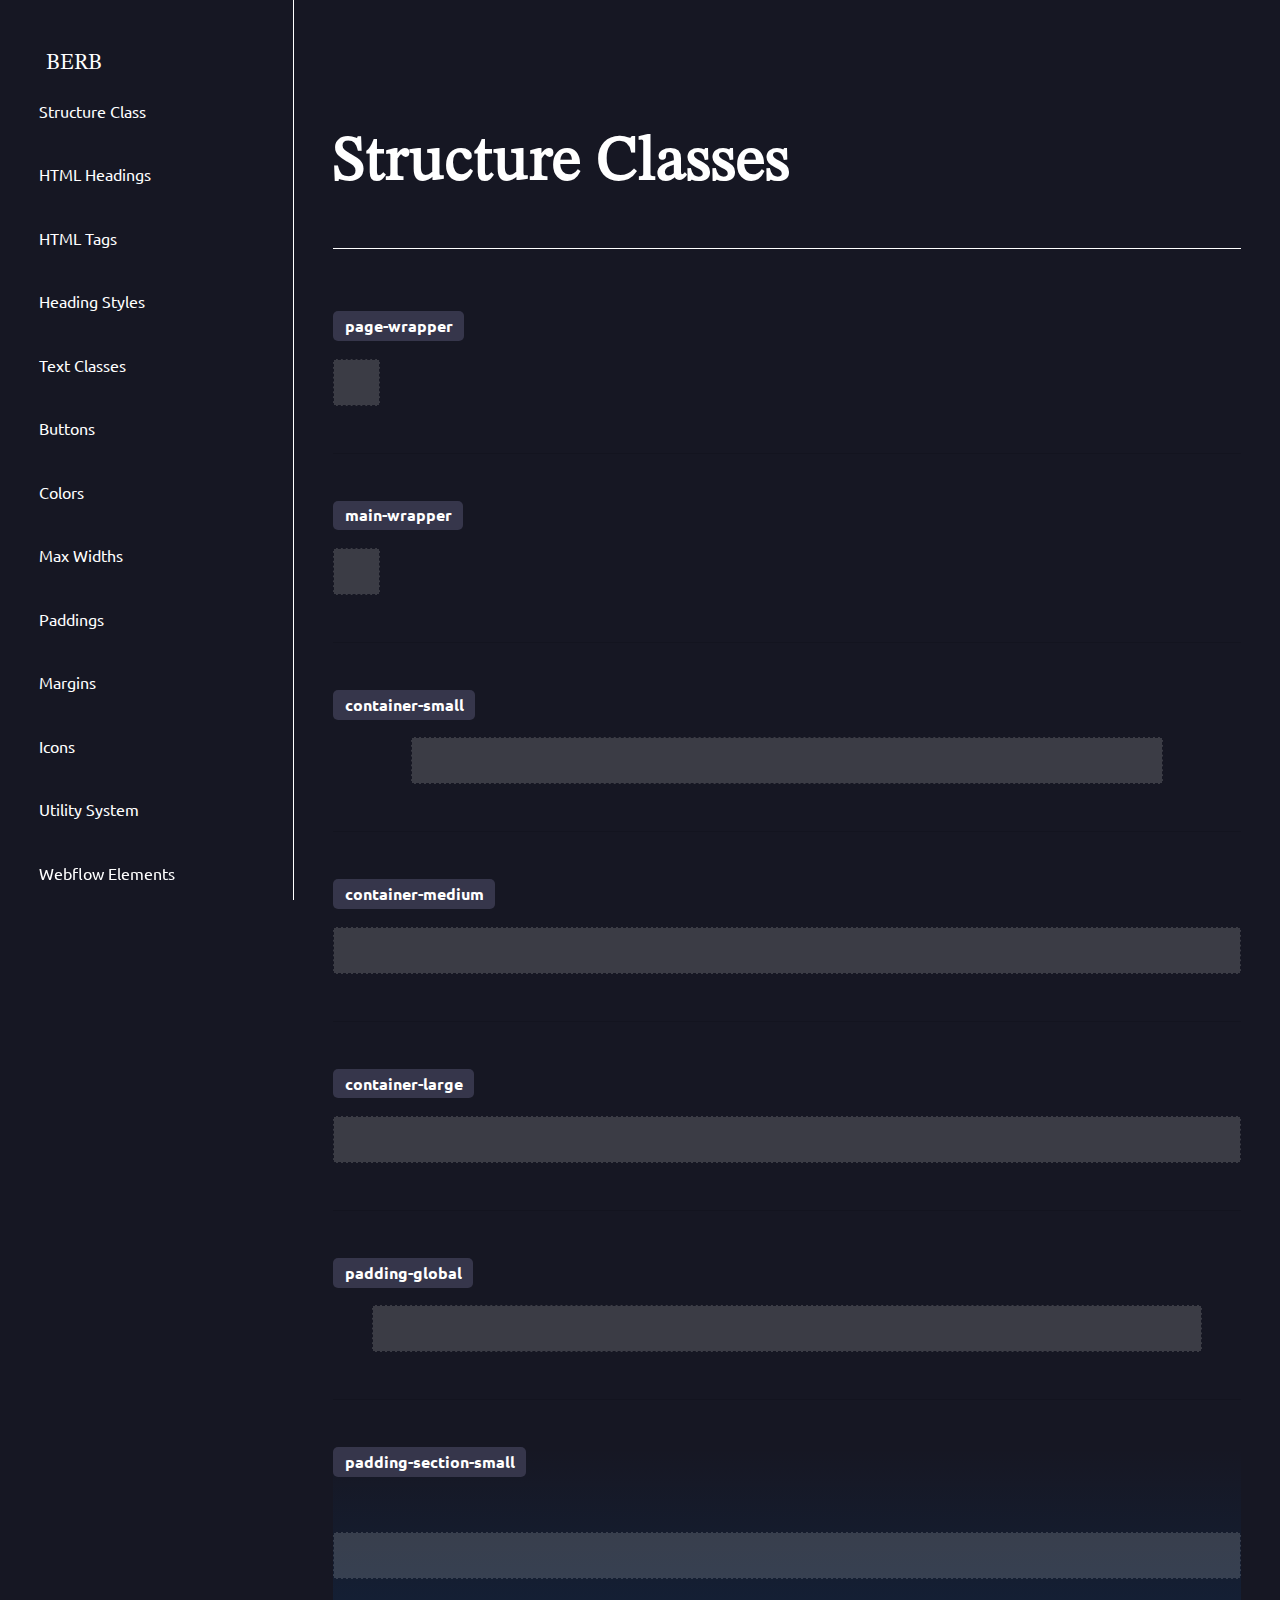
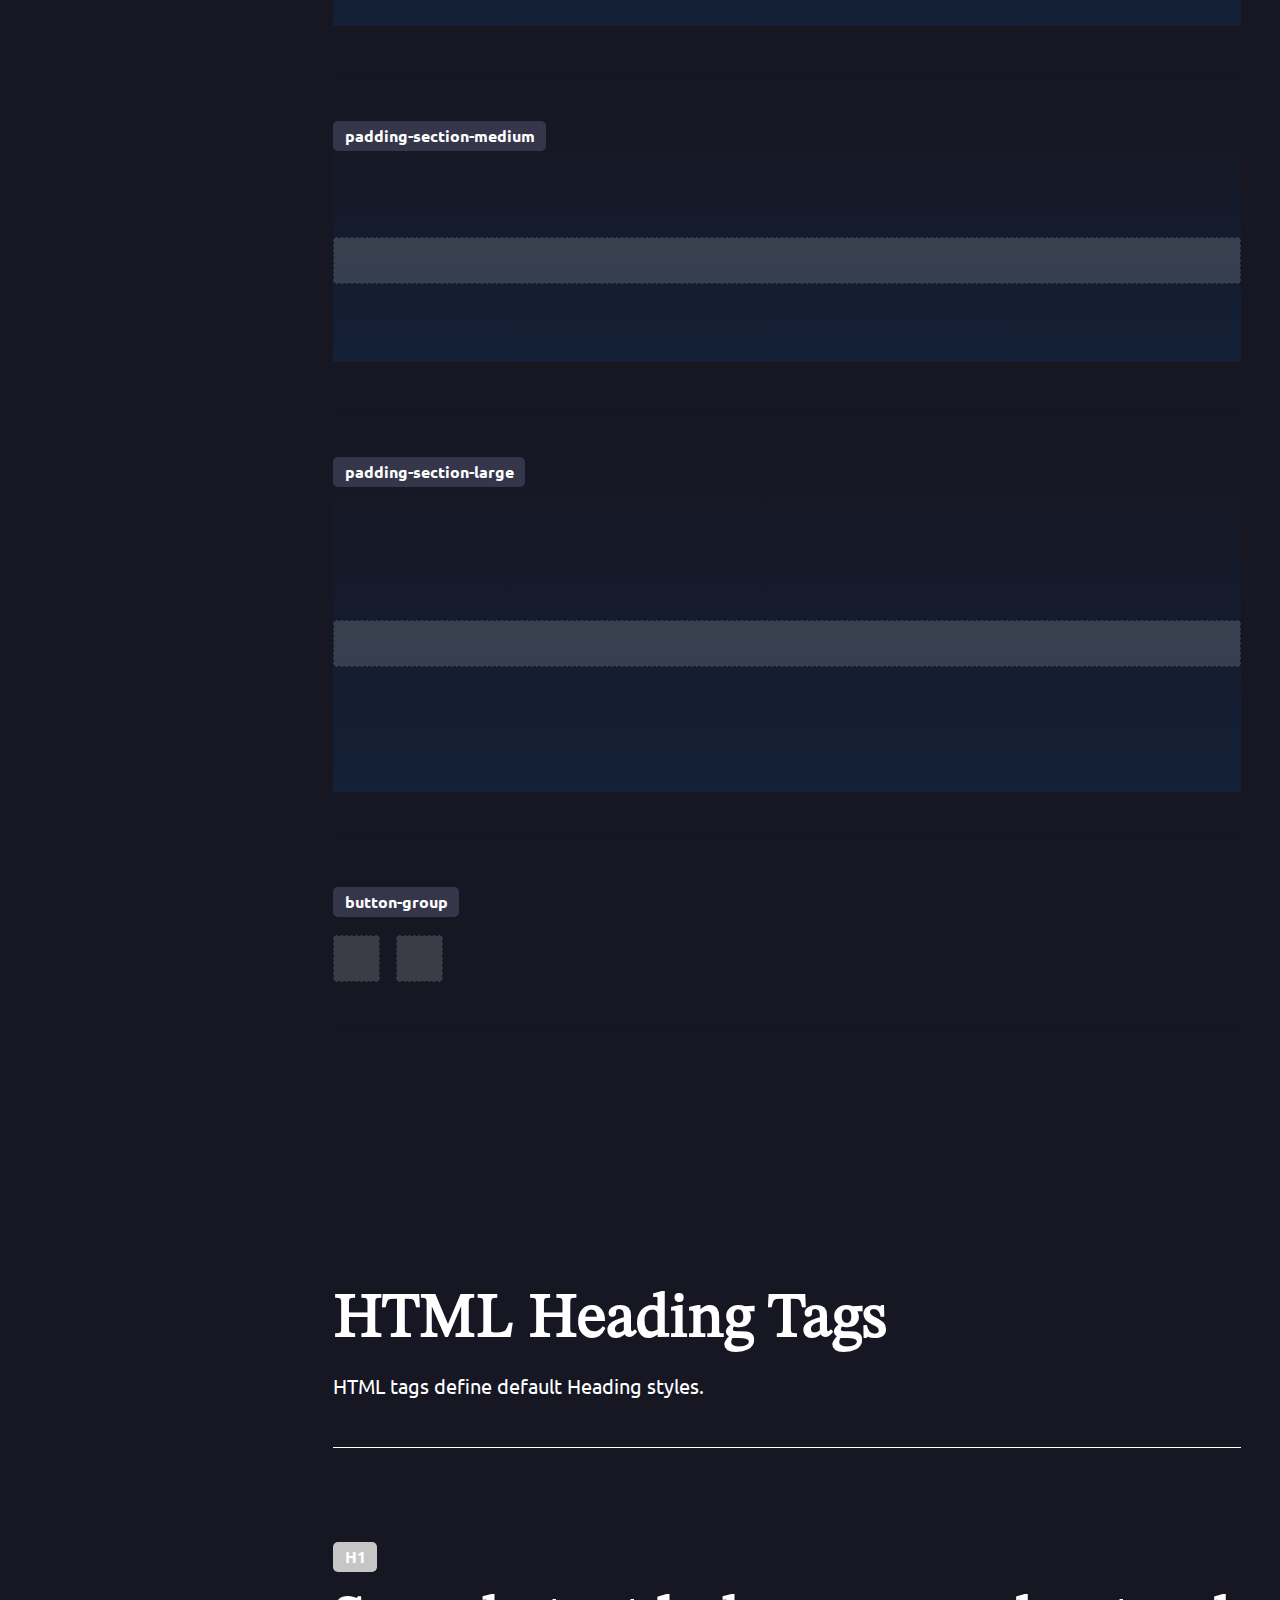
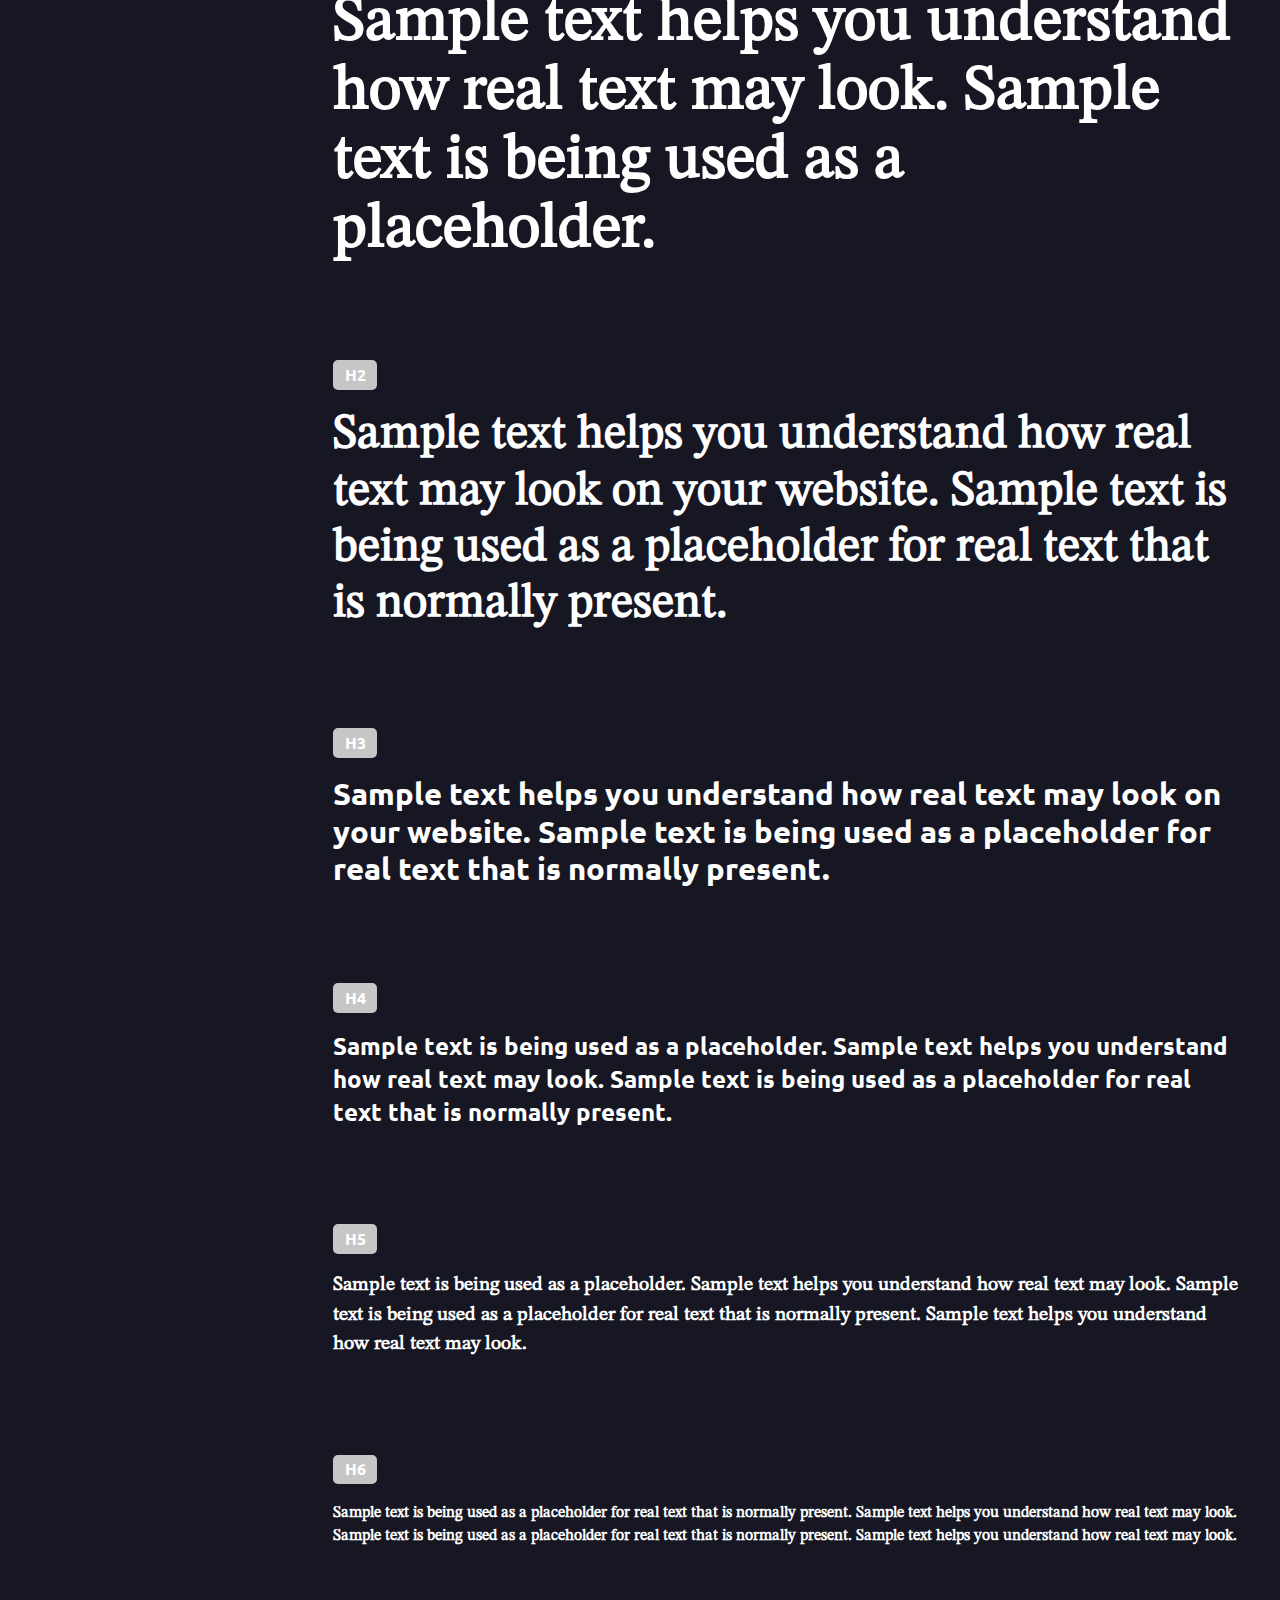
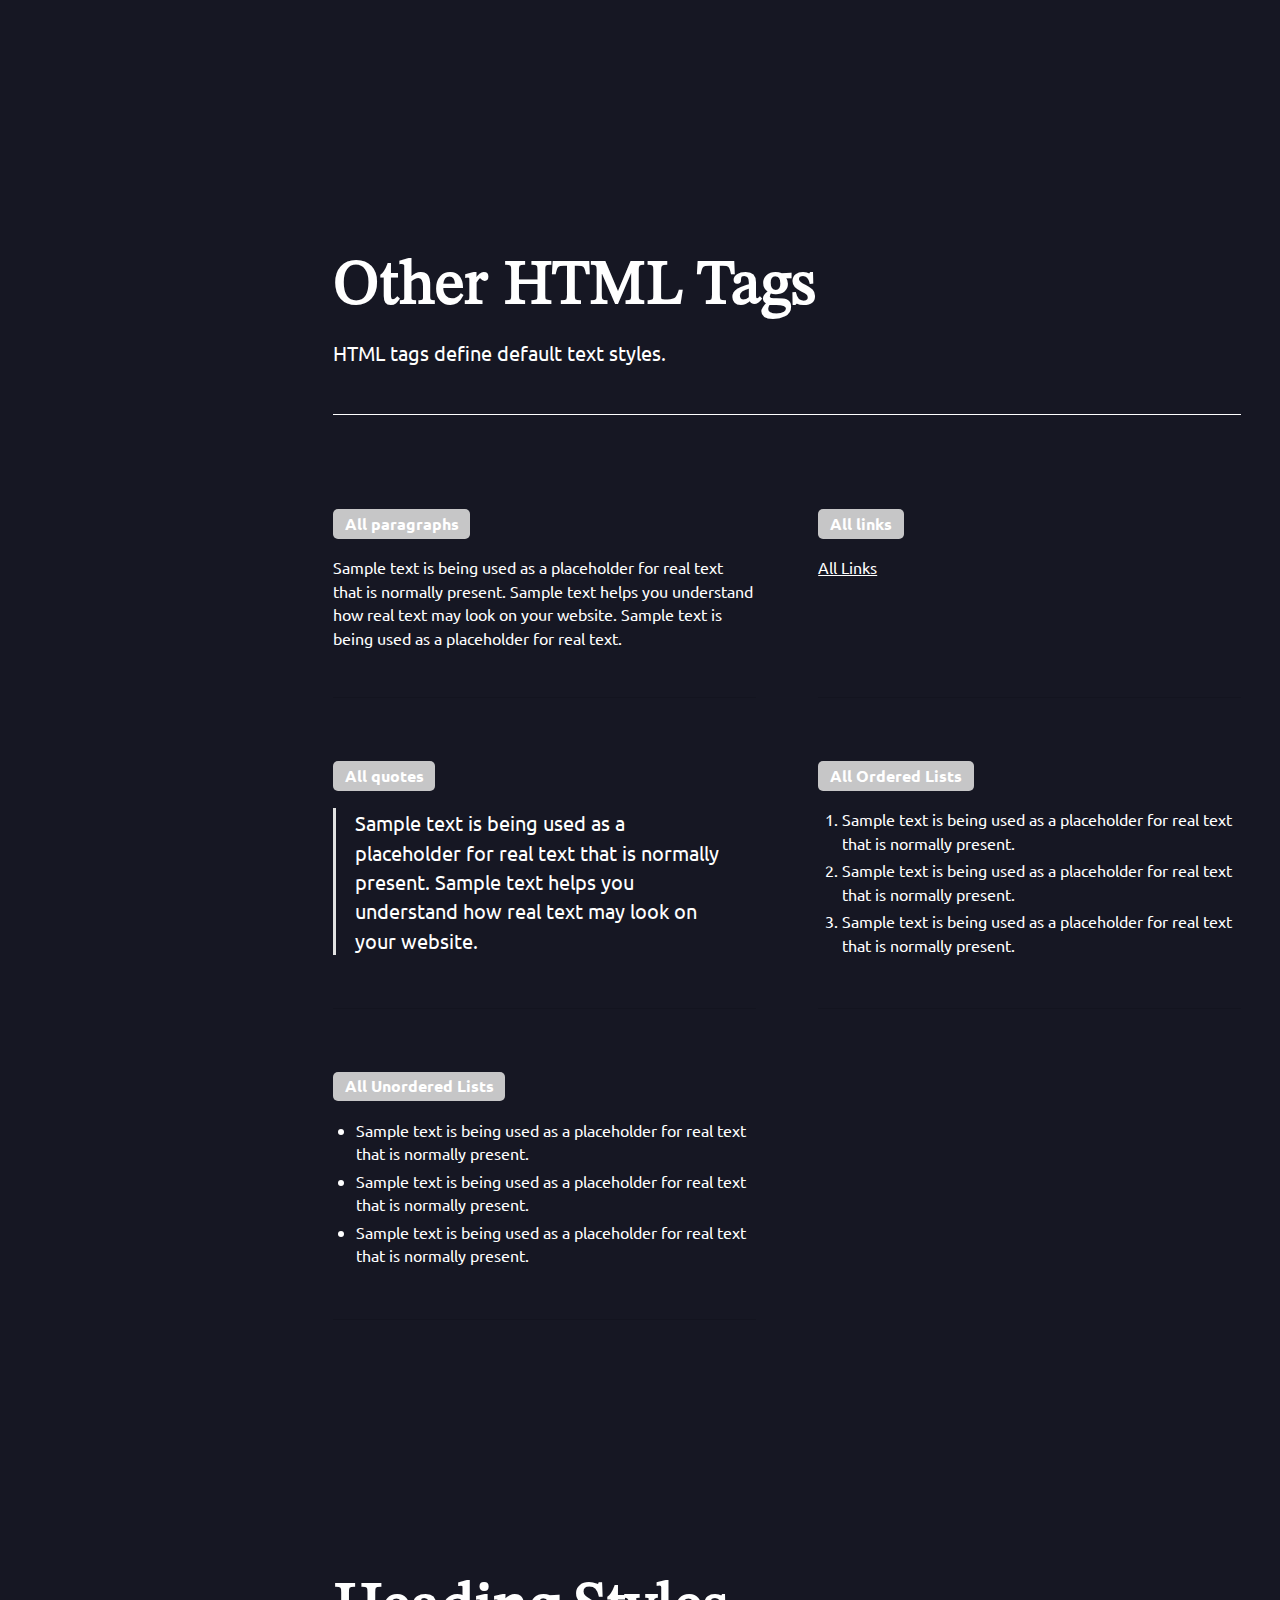
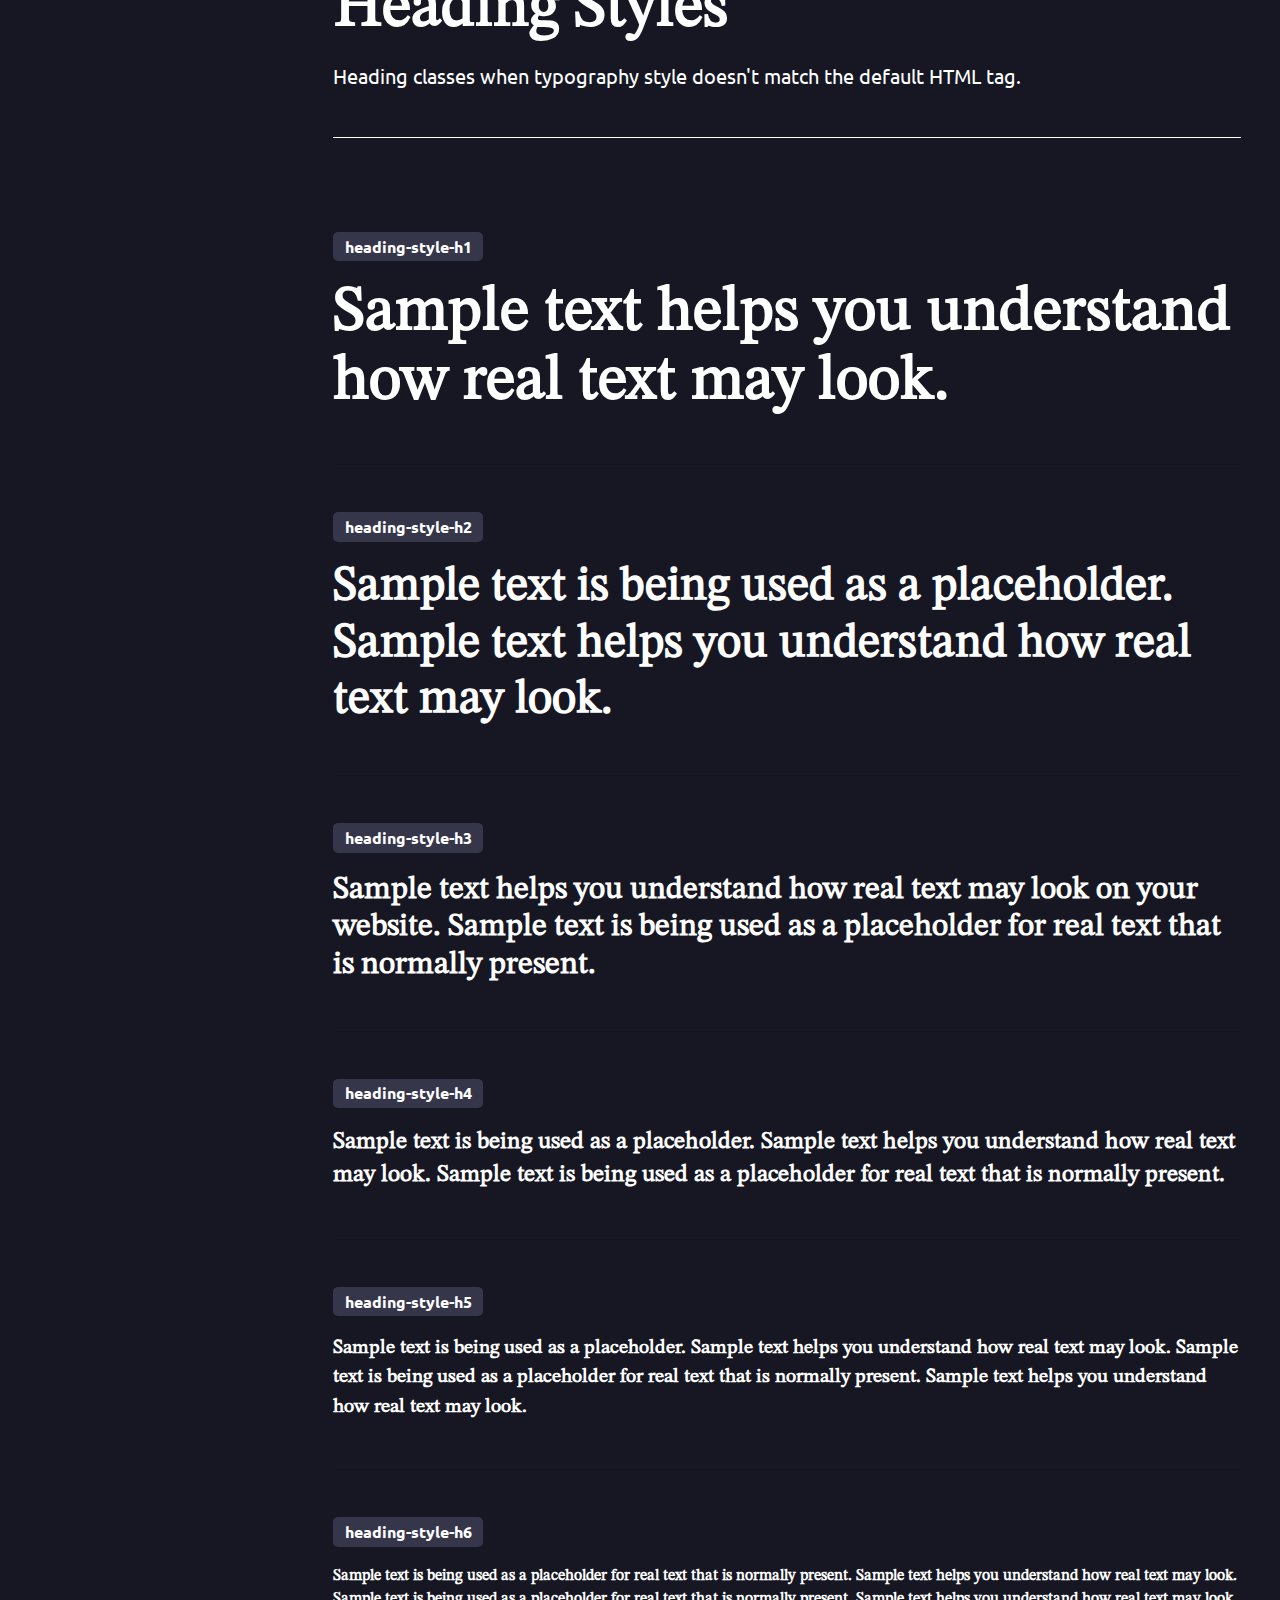
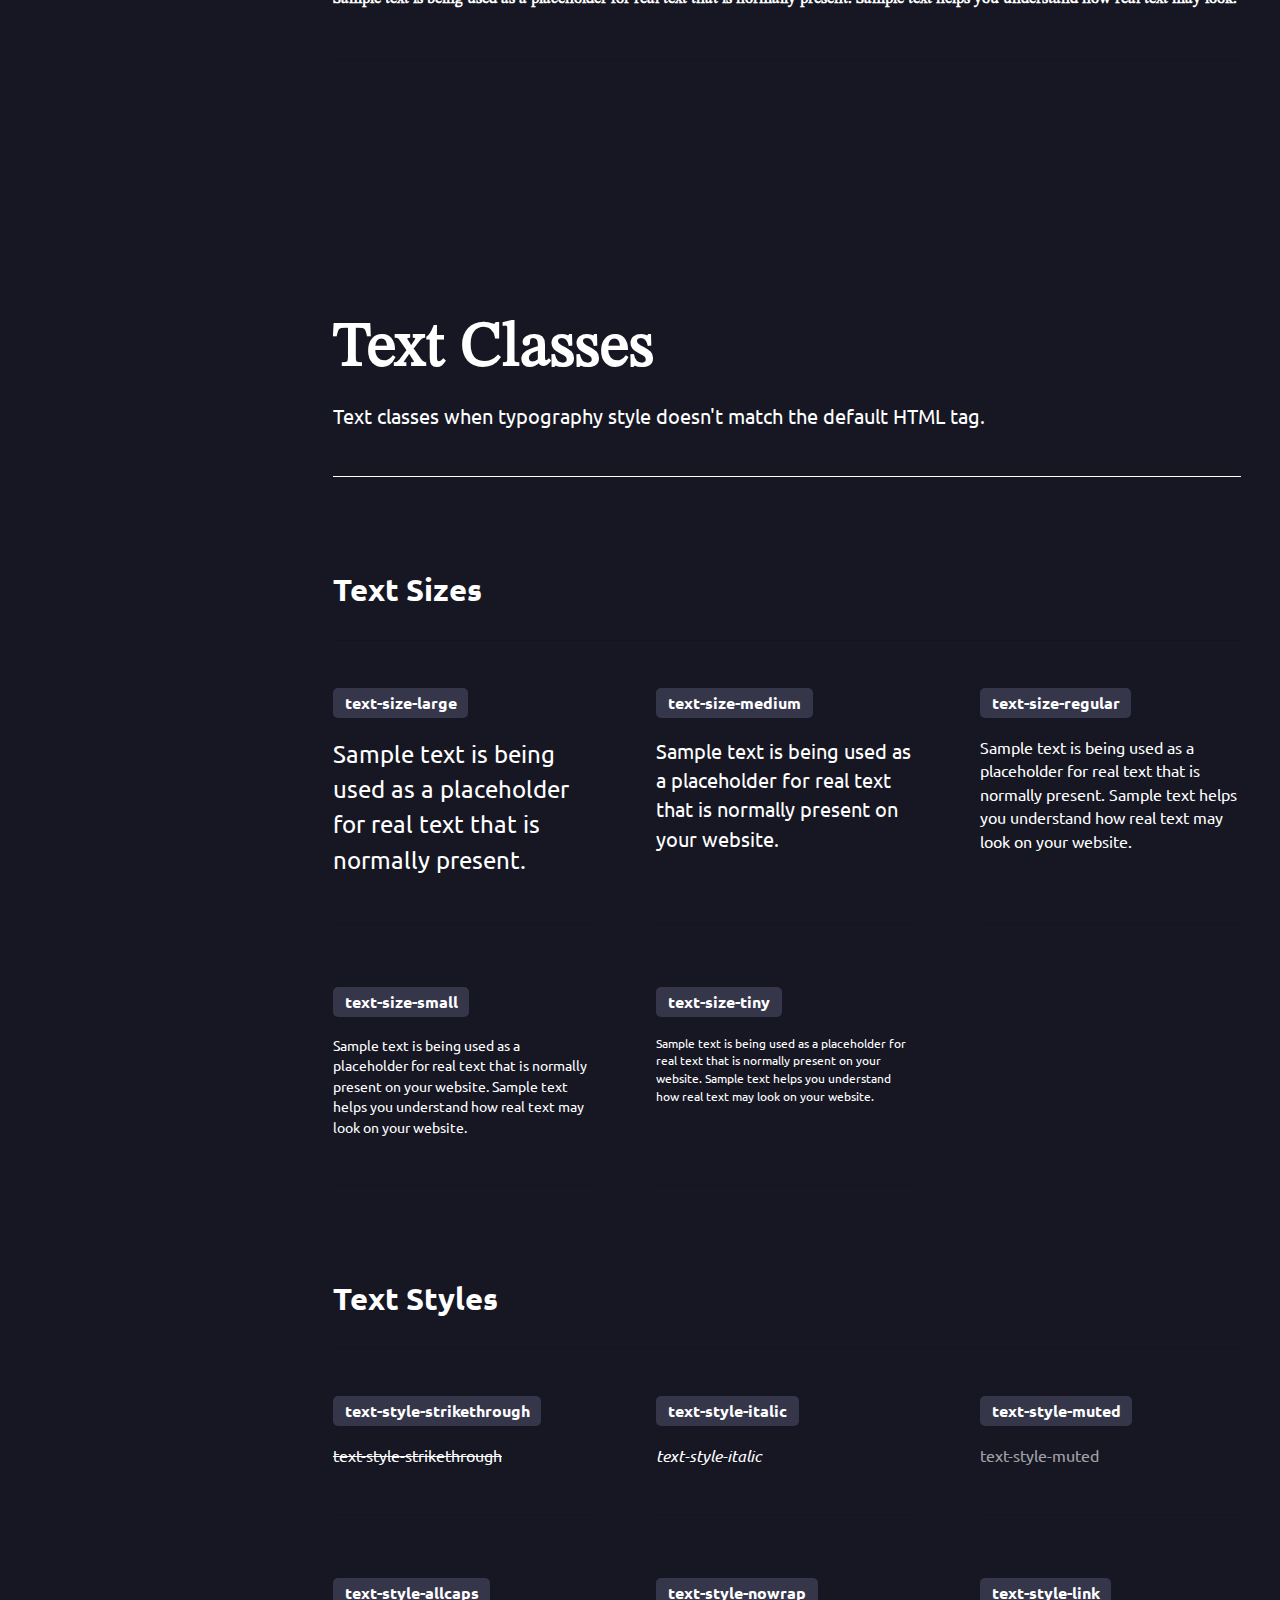
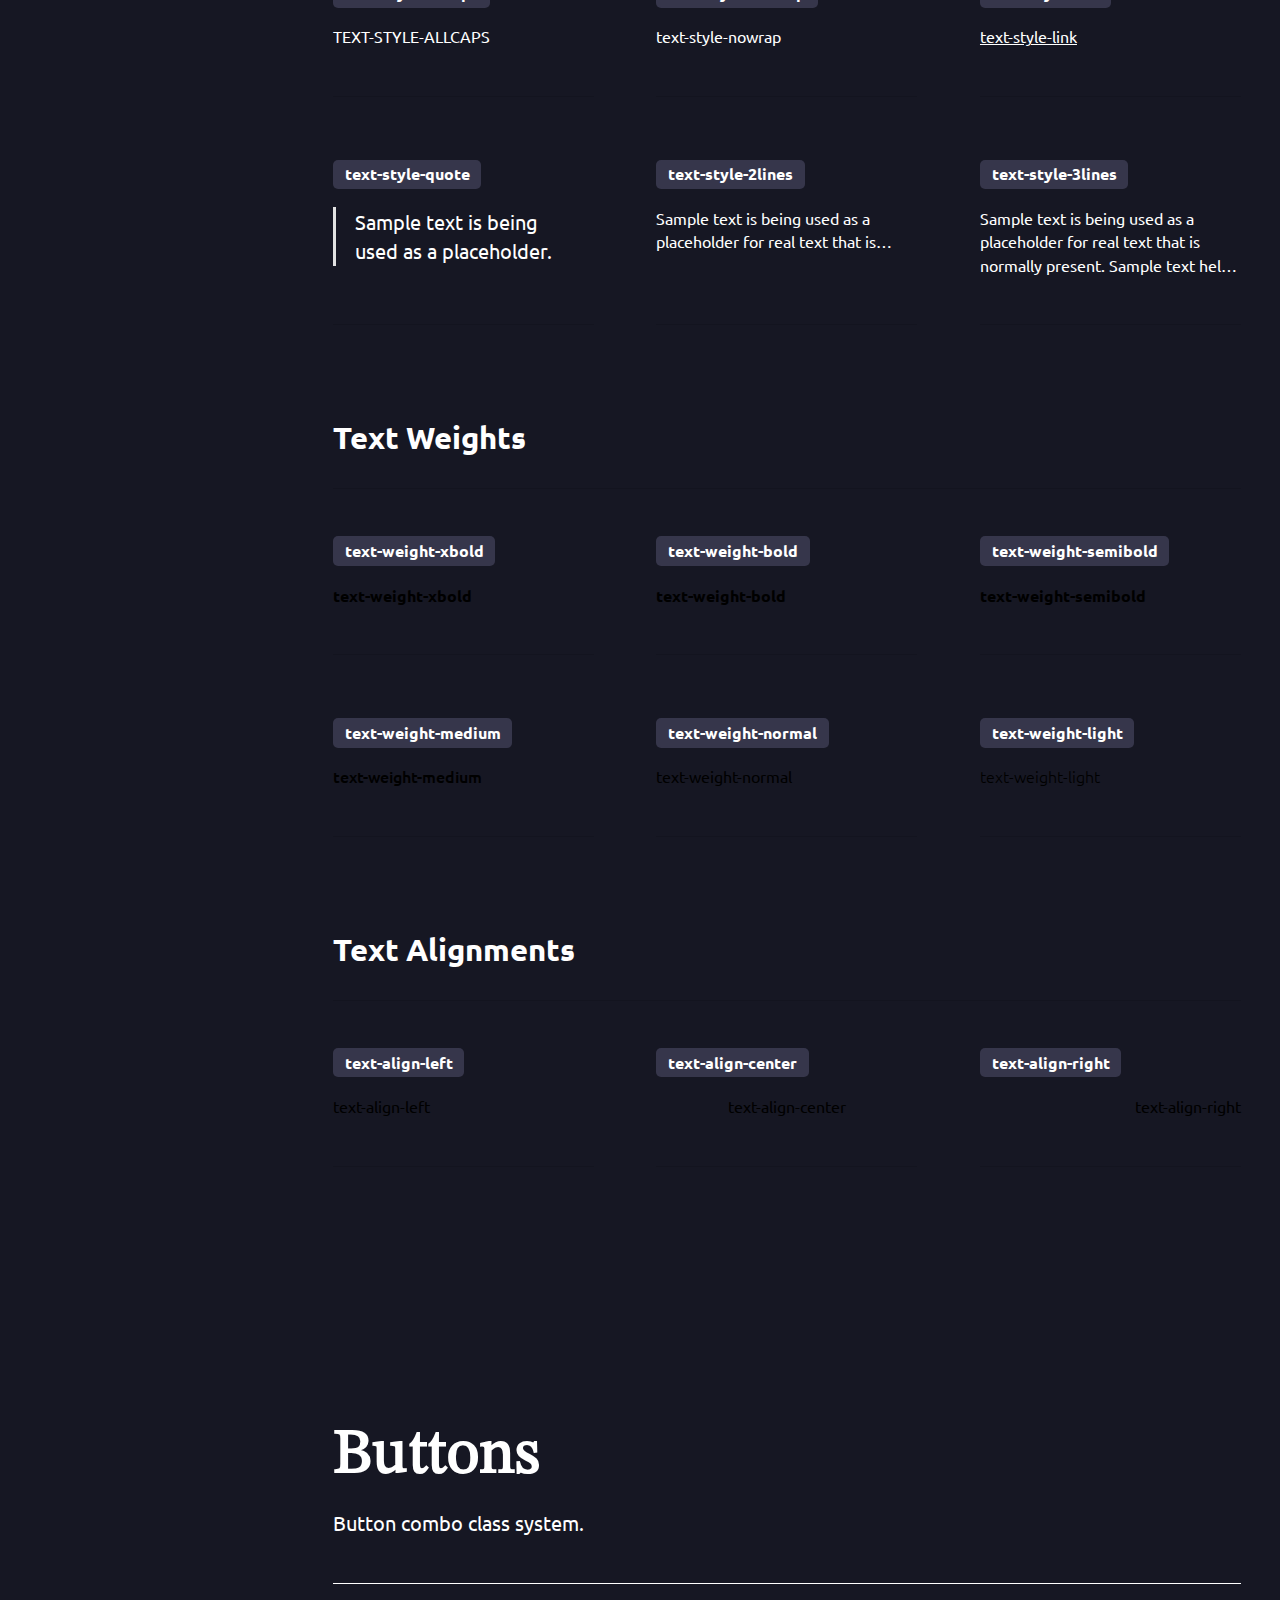
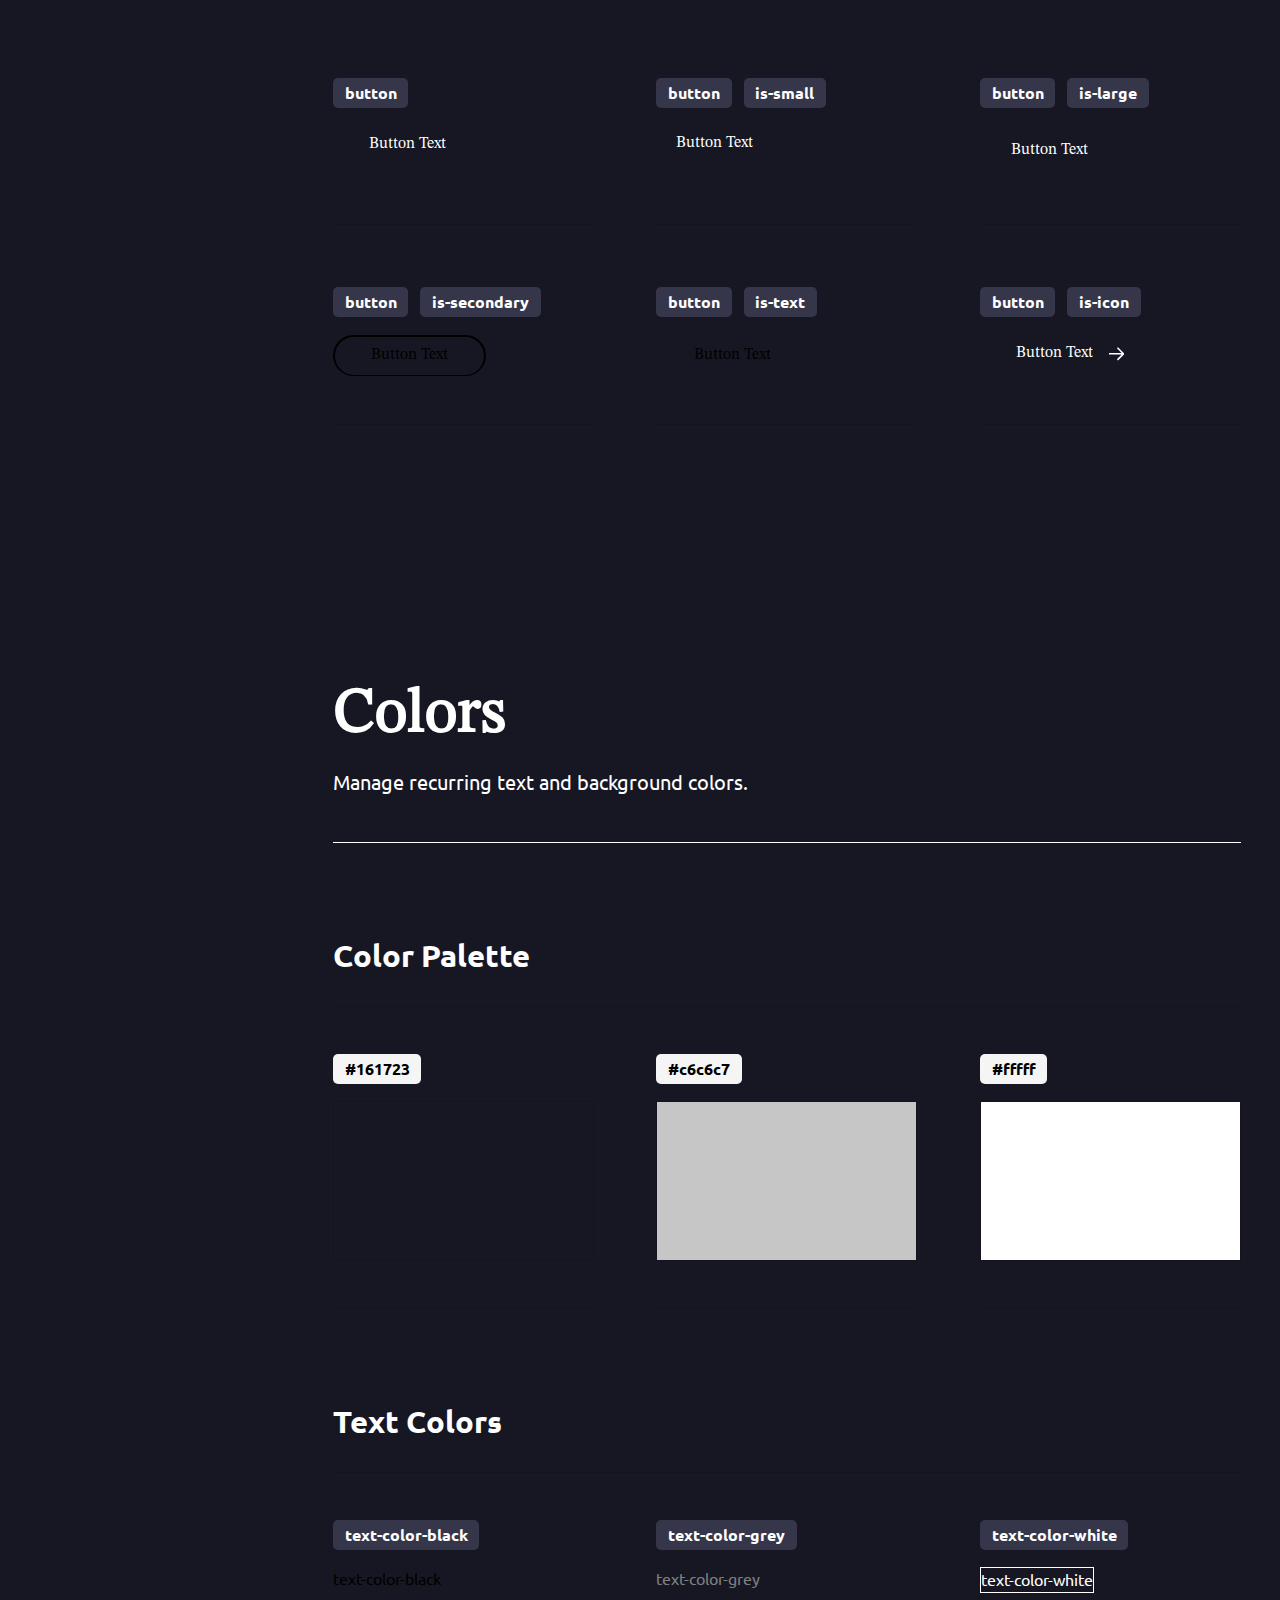
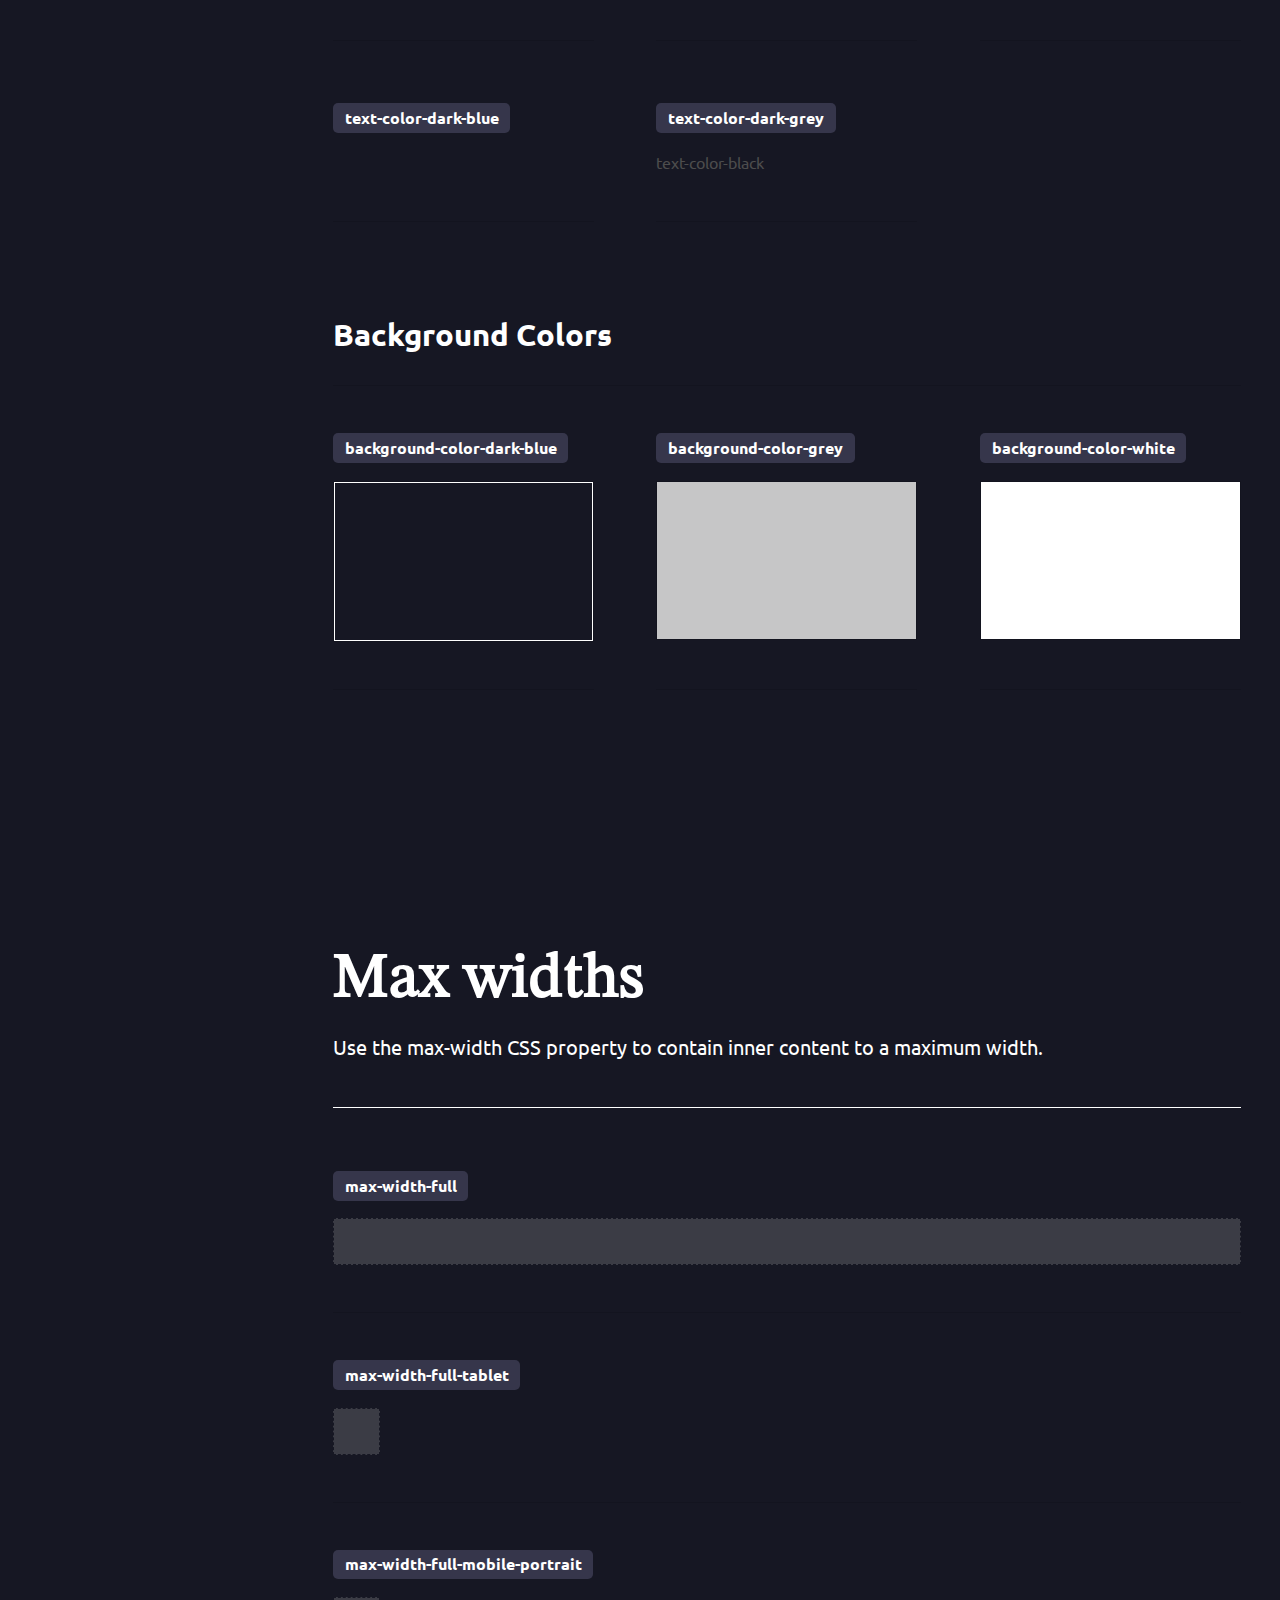
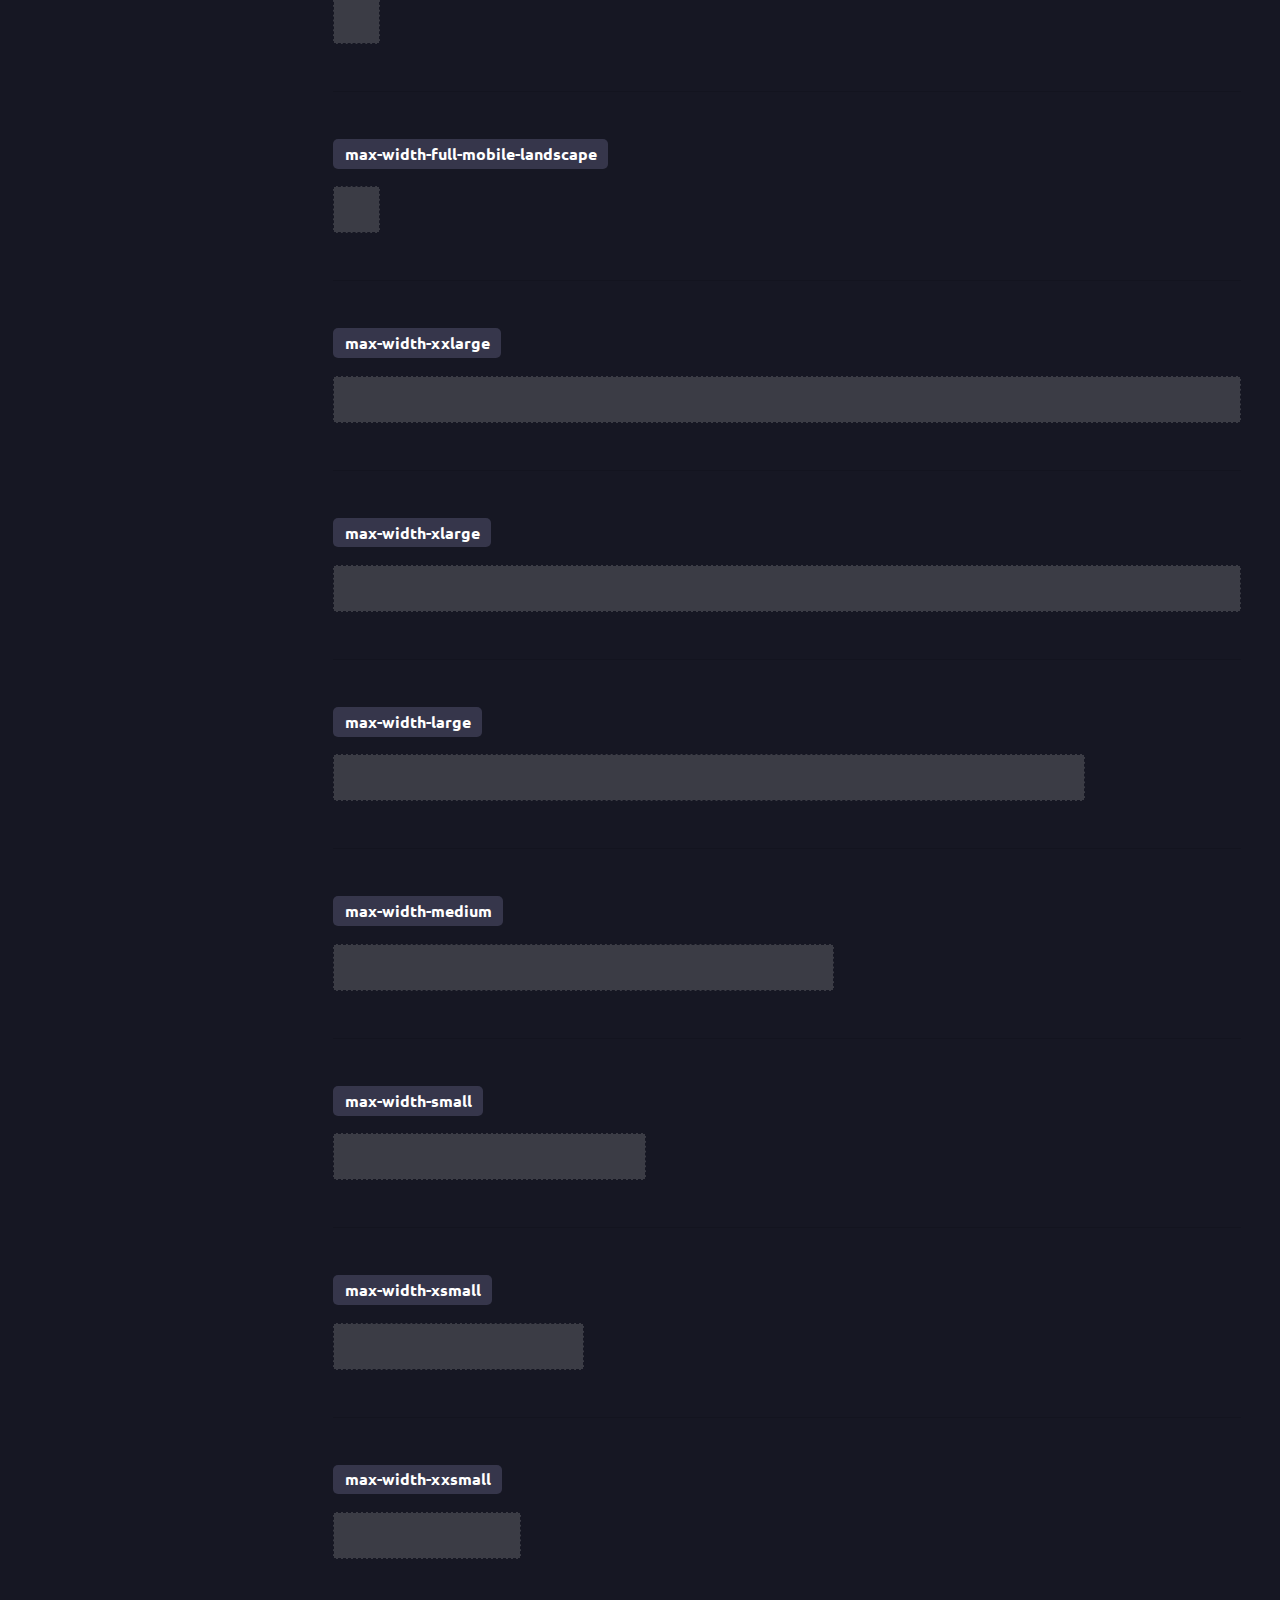
<file: template-info/style-guide.html>
<!DOCTYPE html><!--  This site was created in Webflow. https://www.webflow.com  -->
<!--  Last Published: Tue Jan 02 2024 19:08:53 GMT+0000 (Coordinated Universal Time)  -->
<html data-wf-page="6572323140461cb928bf7d69" data-wf-site="6572323140461cb928bf7d28">
<head>
  <meta charset="utf-8">
  <title>Free Cloneable - BERB Style Guide</title>
  <meta content="Free Cloneable - BERB Style Guide" property="og:title">
  <meta content="Free Cloneable - BERB Style Guide" property="twitter:title">
  <meta content="width=device-width, initial-scale=1" name="viewport">
  <meta content="Webflow" name="generator">
  <link href="../css/normalize.css" rel="stylesheet" type="text/css">
  <link href="../css/webflow.css" rel="stylesheet" type="text/css">
  <link href="../css/plumbing-f1a7d2.webflow.css" rel="stylesheet" type="text/css">
  <script type="text/javascript">!function(o,c){var n=c.documentElement,t=" w-mod-";n.className+=t+"js",("ontouchstart"in o||o.DocumentTouch&&c instanceof DocumentTouch)&&(n.className+=t+"touch")}(window,document);</script>
  <link href="../images/favicon.png" rel="shortcut icon" type="image/x-icon">
  <link href="../images/webclip.png" rel="apple-touch-icon">
</head>
<body class="body-styleguide">
  <div class="page-wrapper">
    <div class="global-styles w-embed">
      <style>
/* Make text look crisper and more legible in all browsers */
body {
  -webkit-font-smoothing: antialiased;
  -moz-osx-font-smoothing: grayscale;
  font-smoothing: antialiased;
  text-rendering: optimizeLegibility;
}
/* Focus state style for keyboard navigation for the focusable elements */
*[tabindex]:focus-visible,
  input[type="file"]:focus-visible {
   outline: 0.125rem solid #4d65ff;
   outline-offset: 0.125rem;
}
/* Get rid of top margin on first element in any rich text element */
.w-richtext > :not(div):first-child, .w-richtext > div:first-child > :first-child {
  margin-top: 0 !important;
}
/* Get rid of bottom margin on last element in any rich text element */
.w-richtext>:last-child, .w-richtext ol li:last-child, .w-richtext ul li:last-child {
	margin-bottom: 0 !important;
}
/* Prevent all click and hover interaction with an element */
.pointer-events-off {
	pointer-events: none;
}
/* Enables all click and hover interaction with an element */
.pointer-events-on {
  pointer-events: auto;
}
/* Create a class of .div-square which maintains a 1:1 dimension of a div */
.div-square::after {
	content: "";
	display: block;
	padding-bottom: 100%;
}
/* Make sure containers never lose their center alignment */
.container-medium,.container-small, .container-large {
	margin-right: auto !important;
  margin-left: auto !important;
}
/* 
Make the following elements inherit typography styles from the parent and not have hardcoded values. 
Important: You will not be able to style for example "All Links" in Designer with this CSS applied.
Uncomment this CSS to use it in the project. Leave this message for future hand-off.
*/
/*
a,
.w-input,
.w-select,
.w-tab-link,
.w-nav-link,
.w-dropdown-btn,
.w-dropdown-toggle,
.w-dropdown-link {
  color: inherit;
  text-decoration: inherit;
  font-size: inherit;
}
*/
/* Apply "..." after 3 lines of text */
.text-style-3lines {
	display: -webkit-box;
	overflow: hidden;
	-webkit-line-clamp: 3;
	-webkit-box-orient: vertical;
}
/* Apply "..." after 2 lines of text */
.text-style-2lines {
	display: -webkit-box;
	overflow: hidden;
	-webkit-line-clamp: 2;
	-webkit-box-orient: vertical;
}
/* Adds inline flex display */
.display-inlineflex {
  display: inline-flex;
}
/* These classes are never overwritten */
.hide {
  display: none !important;
}
@media screen and (max-width: 991px) {
    .hide, .hide-tablet {
        display: none !important;
    }
}
  @media screen and (max-width: 767px) {
    .hide-mobile-landscape{
      display: none !important;
    }
}
  @media screen and (max-width: 479px) {
    .hide-mobile{
      display: none !important;
    }
}
.margin-0 {
  margin: 0rem !important;
}
.padding-0 {
  padding: 0rem !important;
}
.spacing-clean {
padding: 0rem !important;
margin: 0rem !important;
}
.margin-top {
  margin-right: 0rem !important;
  margin-bottom: 0rem !important;
  margin-left: 0rem !important;
}
.padding-top {
  padding-right: 0rem !important;
  padding-bottom: 0rem !important;
  padding-left: 0rem !important;
}
.margin-right {
  margin-top: 0rem !important;
  margin-bottom: 0rem !important;
  margin-left: 0rem !important;
}
.padding-right {
  padding-top: 0rem !important;
  padding-bottom: 0rem !important;
  padding-left: 0rem !important;
}
.margin-bottom {
  margin-top: 0rem !important;
  margin-right: 0rem !important;
  margin-left: 0rem !important;
}
.padding-bottom {
  padding-top: 0rem !important;
  padding-right: 0rem !important;
  padding-left: 0rem !important;
}
.margin-left {
  margin-top: 0rem !important;
  margin-right: 0rem !important;
  margin-bottom: 0rem !important;
}
.padding-left {
  padding-top: 0rem !important;
  padding-right: 0rem !important;
  padding-bottom: 0rem !important;
}
.margin-horizontal {
  margin-top: 0rem !important;
  margin-bottom: 0rem !important;
}
.padding-horizontal {
  padding-top: 0rem !important;
  padding-bottom: 0rem !important;
}
.margin-vertical {
  margin-right: 0rem !important;
  margin-left: 0rem !important;
}
.padding-vertical {
  padding-right: 0rem !important;
  padding-left: 0rem !important;
}
</style>
      <style>
  html { font-size: 1.125rem; }
  @media screen and (max-width:1920px) { html { font-size: calc(0.625rem + 0.41666666666666674vw); } }
  @media screen and (max-width:1440px) { html { font-size: calc(0.8126951092611863rem + 0.20811654526534862vw); } }
  @media screen and (max-width:479px) { html { font-size: calc(0.7494769874476988rem + 0.8368200836820083vw); } }
</style>
    </div>
    <div data-animation="default" data-collapse="medium" data-duration="400" data-easing="ease" data-easing2="ease" role="banner" class="navbar styleguide w-nav">
      <div class="div-block">
        <a href="../index.html" data-w-id="9c300db1-1db2-663f-b027-05b45b59395b" class="brand-styleguide w-nav-brand">
          <div class="brand-logo text-color-white">BERB</div>
        </a>
        <nav role="navigation" class="nav-menu-2 w-nav-menu">
          <a href="#Structure-Class" class="nav-link-styleguide w-nav-link">Structure Class</a>
          <a href="#html-headings" class="nav-link-styleguide w-nav-link">HTML Headings</a>
          <a href="#html-tag" class="nav-link-styleguide w-nav-link">HTML Tags</a>
          <a href="#heading-styles" class="nav-link-styleguide w-nav-link">Heading Styles</a>
          <a href="#text-classes" class="nav-link-styleguide w-nav-link">Text Classes</a>
          <a href="#buttons" class="nav-link-styleguide w-nav-link">Buttons</a>
          <a href="#colors" class="nav-link-styleguide w-nav-link">Colors</a>
          <a href="#max-widths" class="nav-link-styleguide w-nav-link">Max Widths</a>
          <a href="#paddings" class="nav-link-styleguide w-nav-link">Paddings</a>
          <a href="#margins" class="nav-link-styleguide w-nav-link">Margins</a>
          <a href="#icons" class="nav-link-styleguide w-nav-link">Icons</a>
          <a href="#utility-systems" class="nav-link-styleguide w-nav-link">Utility System</a>
          <a href="#webflow-elements" class="nav-link-styleguide w-nav-link">Webflow Elements</a>
        </nav>
        <div class="menu-button-2 w-nav-button">
          <div class="icon w-icon-nav-menu"></div>
        </div>
      </div>
    </div>
    <div class="styleguide_component">
      <section id="structure-class" class="styleguide_classes">
        <section id="Structure-Class" class="styleguide_structure">
          <div class="padding-section-large">
            <div class="padding-global">
              <div class="container-large">
                <div class="styleguide_section is-vertical">
                  <div class="styleguide_section-header">
                    <h2 class="styleguide_heading-medium">Structure Classes</h2>
                  </div>
                  <div class="styleguide_item-wrapper">
                    <div class="styleguide_1-col">
                      <div class="styleguide_item">
                        <div class="styleguide_label">page-wrapper</div>
                        <div class="page-wrapper">
                          <div class="styleguide_empty-box"></div>
                        </div>
                      </div>
                      <div class="styleguide_item">
                        <div class="styleguide_label">main-wrapper</div>
                        <main class="main-wrapper">
                          <div class="styleguide_empty-box"></div>
                        </main>
                      </div>
                      <div class="styleguide_item is-stretch">
                        <div id="w-node-_32eadc24-e391-a089-abe0-fb5b6627ca17-28bf7d69" class="styleguide_label">container-small</div>
                        <div class="container-small">
                          <div class="styleguide_empty-box"></div>
                        </div>
                      </div>
                      <div class="styleguide_item is-stretch">
                        <div id="w-node-_32eadc24-e391-a089-abe0-fb5b6627ca1c-28bf7d69" class="styleguide_label">container-medium</div>
                        <div class="container-medium">
                          <div class="styleguide_empty-box"></div>
                        </div>
                      </div>
                      <div class="styleguide_item is-stretch">
                        <div id="w-node-_32eadc24-e391-a089-abe0-fb5b6627ca21-28bf7d69" class="styleguide_label">container-large</div>
                        <div class="container-large">
                          <div class="styleguide_empty-box"></div>
                        </div>
                      </div>
                      <div class="styleguide_item is-stretch">
                        <div id="w-node-_32eadc24-e391-a089-abe0-fb5b6627ca26-28bf7d69" class="styleguide_label">padding-global</div>
                        <div class="padding-global">
                          <div class="styleguide_empty-box"></div>
                        </div>
                      </div>
                      <div class="styleguide_item is-stretch">
                        <div class="styleguide_spacing">
                          <div id="w-node-_32eadc24-e391-a089-abe0-fb5b6627ca2c-28bf7d69" class="styleguide_label">padding-section-small</div>
                          <div class="padding-section-small">
                            <div class="styleguide_empty-box"></div>
                          </div>
                        </div>
                      </div>
                      <div class="styleguide_item is-stretch">
                        <div class="styleguide_spacing">
                          <div id="w-node-_32eadc24-e391-a089-abe0-fb5b6627ca32-28bf7d69" class="styleguide_label">padding-section-medium</div>
                          <div class="padding-section-medium">
                            <div class="styleguide_empty-box"></div>
                          </div>
                        </div>
                      </div>
                      <div class="styleguide_item is-stretch">
                        <div class="styleguide_spacing">
                          <div id="w-node-_32eadc24-e391-a089-abe0-fb5b6627ca38-28bf7d69" class="styleguide_label">padding-section-large</div>
                          <div class="padding-section-large">
                            <div class="styleguide_empty-box"></div>
                          </div>
                        </div>
                      </div>
                      <div class="styleguide_item">
                        <div class="styleguide_row">
                          <div class="styleguide_label">button-group</div>
                        </div>
                        <div class="button-group">
                          <div class="styleguide_empty-box"></div>
                          <div class="styleguide_empty-box"></div>
                        </div>
                      </div>
                    </div>
                  </div>
                </div>
              </div>
            </div>
          </div>
        </section>
        <section id="html-headings" class="styleguide_heading-tags">
          <div class="padding-section-large">
            <div class="padding-global">
              <div class="container-large">
                <div class="styleguide_section">
                  <div class="styleguide_section-header">
                    <h2 class="styleguide_heading-medium">HTML Heading Tags</h2>
                    <p class="text-size-medium text-color-white">HTML tags define default Heading styles.<br></p>
                  </div>
                  <div class="styleguide_item-wrapper">
                    <div class="styleguide_1-col">
                      <div class="styleguide_item">
                        <div class="styleguide_label is-tag">H1</div>
                        <h1>Sample text helps you understand how real text may look. Sample text is being used as a placeholder.</h1>
                      </div>
                      <div class="styleguide_item">
                        <div class="styleguide_label is-tag">H2</div>
                        <h2>Sample text helps you understand how real text may look on your website. Sample text is being used as a placeholder for real text that is normally present.</h2>
                      </div>
                      <div class="styleguide_item">
                        <div class="styleguide_label is-tag">H3</div>
                        <h3>Sample text helps you understand how real text may look on your website. Sample text is being used as a placeholder for real text that is normally present.</h3>
                      </div>
                      <div class="styleguide_item">
                        <div class="styleguide_label is-tag">H4</div>
                        <h4>Sample text is being used as a placeholder. Sample text helps you understand how real text may look. Sample text is being used as a placeholder for real text that is normally present.</h4>
                      </div>
                      <div class="styleguide_item">
                        <div class="styleguide_label is-tag">H5</div>
                        <h5 class="heading-3">Sample text is being used as a placeholder. Sample text helps you understand how real text may look. Sample text is being used as a placeholder for real text that is normally present. Sample text helps you understand how real text may look.</h5>
                      </div>
                      <div class="styleguide_item">
                        <div class="styleguide_label is-tag">H6</div>
                        <h6 class="heading-4">Sample text is being used as a placeholder for real text that is normally present. Sample text helps you understand how real text may look. Sample text is being used as a placeholder for real text that is normally present. Sample text helps you understand how real text may look.</h6>
                      </div>
                    </div>
                  </div>
                </div>
              </div>
            </div>
          </div>
        </section>
        <section id="html-tag" class="styleguide_other-tags">
          <div class="padding-section-large">
            <div class="padding-global">
              <div class="container-large">
                <div class="styleguide_section">
                  <div class="styleguide_section-header">
                    <h2 class="styleguide_heading-medium">Other HTML Tags</h2>
                    <p class="text-size-medium text-color-white">HTML tags define default text styles.<br></p>
                  </div>
                  <div class="styleguide_item-wrapper">
                    <div class="styleguide_2-col">
                      <div class="styleguide_item">
                        <div class="styleguide_label is-tag">All paragraphs</div>
                        <p>Sample text is being used as a placeholder for real text that is normally present. Sample text helps you understand how real text may look on your website. Sample text is being used as a placeholder for real text.<br></p>
                      </div>
                      <div class="styleguide_item">
                        <div class="styleguide_label is-tag">All links</div>
                        <a href="#">All Links</a>
                      </div>
                      <div class="styleguide_item">
                        <div class="styleguide_label is-tag">All quotes</div>
                        <blockquote>Sample text is being used as a placeholder for real text that is normally present. Sample text helps you understand how real text may look on your website.</blockquote>
                      </div>
                      <div class="styleguide_item">
                        <div class="styleguide_label is-tag">All Ordered Lists</div>
                        <ol role="list">
                          <li>Sample text is being used as a placeholder for real text that is normally present.</li>
                          <li>Sample text is being used as a placeholder for real text that is normally present.</li>
                          <li>Sample text is being used as a placeholder for real text that is normally present.</li>
                        </ol>
                      </div>
                      <div class="styleguide_item">
                        <div class="styleguide_label is-tag">All Unordered Lists</div>
                        <ul role="list">
                          <li>Sample text is being used as a placeholder for real text that is normally present.</li>
                          <li>Sample text is being used as a placeholder for real text that is normally present.</li>
                          <li>Sample text is being used as a placeholder for real text that is normally present.</li>
                        </ul>
                      </div>
                    </div>
                  </div>
                </div>
              </div>
            </div>
          </div>
        </section>
        <section id="heading-styles" class="styleguide_heading-styles">
          <div class="padding-section-large">
            <div class="padding-global">
              <div class="container-large">
                <div class="styleguide_section">
                  <div class="styleguide_section-header">
                    <h2 class="styleguide_heading-medium">Heading Styles</h2>
                    <p class="text-size-medium">Heading classes when typography style doesn&#x27;t match the default HTML tag.<br></p>
                  </div>
                  <div class="styleguide_item-wrapper">
                    <div class="styleguide_1-col">
                      <div class="styleguide_item">
                        <div class="styleguide_label">heading-style-h1</div>
                        <h2 class="heading-style-h1">Sample text helps you understand how real text may look.</h2>
                      </div>
                      <div class="styleguide_item">
                        <div class="styleguide_label">heading-style-h2</div>
                        <h2 class="heading-style-h2">Sample text is being used as a placeholder. Sample text helps you understand how real text may look.</h2>
                      </div>
                      <div class="styleguide_item">
                        <div class="styleguide_label">heading-style-h3</div>
                        <h2 class="heading-style-h3">Sample text helps you understand how real text may look on your website. Sample text is being used as a placeholder for real text that is normally present.</h2>
                      </div>
                      <div class="styleguide_item">
                        <div class="styleguide_label">heading-style-h4</div>
                        <h2 class="heading-style-h4">Sample text is being used as a placeholder. Sample text helps you understand how real text may look. Sample text is being used as a placeholder for real text that is normally present.</h2>
                      </div>
                      <div class="styleguide_item">
                        <div class="styleguide_label">heading-style-h5</div>
                        <h2 class="heading-style-h5">Sample text is being used as a placeholder. Sample text helps you understand how real text may look. Sample text is being used as a placeholder for real text that is normally present. Sample text helps you understand how real text may look.</h2>
                      </div>
                      <div class="styleguide_item">
                        <div class="styleguide_label">heading-style-h6</div>
                        <h2 class="heading-style-h6">Sample text is being used as a placeholder for real text that is normally present. Sample text helps you understand how real text may look. Sample text is being used as a placeholder for real text that is normally present. Sample text helps you understand how real text may look.</h2>
                      </div>
                    </div>
                  </div>
                </div>
              </div>
            </div>
          </div>
        </section>
        <section id="text-classes" class="styleguide_text-classes">
          <div class="padding-section-large">
            <div class="padding-global">
              <div class="container-large">
                <div class="styleguide_section">
                  <div class="styleguide_section-header">
                    <h2 class="styleguide_heading-medium">Text Classes</h2>
                    <p class="text-size-medium">Text classes when typography style doesn&#x27;t match the default HTML tag.<br></p>
                  </div>
                  <div class="styleguide_item-wrapper">
                    <div class="styleguide_item-header">
                      <h3 class="text-weight-semibold">Text Sizes</h3>
                    </div>
                    <div class="styleguide_3-col">
                      <div class="styleguide_item">
                        <div class="styleguide_label">text-size-large</div>
                        <p class="text-size-large">Sample text is being used as a placeholder for real text that is normally present.<br></p>
                      </div>
                      <div class="styleguide_item">
                        <div class="styleguide_label">text-size-medium</div>
                        <p class="text-size-medium">Sample text is being used as a placeholder for real text that is normally present on your website.<br></p>
                      </div>
                      <div class="styleguide_item">
                        <div class="styleguide_label">text-size-regular</div>
                        <p class="text-size-regular">Sample text is being used as a placeholder for real text that is normally present. Sample text helps you understand how real text may look on your website. <br></p>
                      </div>
                      <div class="styleguide_item">
                        <div class="styleguide_label">text-size-small</div>
                        <p class="text-size-small">Sample text is being used as a placeholder for real text that is normally present on your website. Sample text helps you understand how real text may look on your website. <br></p>
                      </div>
                      <div class="styleguide_item">
                        <div class="styleguide_label">text-size-tiny</div>
                        <p class="text-size-tiny">Sample text is being used as a placeholder for real text that is normally present on your website. Sample text helps you understand how real text may look on your website. <br></p>
                      </div>
                    </div>
                  </div>
                  <div class="styleguide_item-wrapper">
                    <div class="styleguide_item-header">
                      <h3 class="text-weight-semibold">Text Styles</h3>
                    </div>
                    <div class="styleguide_3-col">
                      <div class="styleguide_item">
                        <div class="styleguide_label">text-style-strikethrough</div>
                        <p class="text-style-strikethrough">text-style-strikethrough<br></p>
                      </div>
                      <div class="styleguide_item">
                        <div class="styleguide_label">text-style-italic</div>
                        <p class="text-style-italic">text-style-italic<br></p>
                      </div>
                      <div class="styleguide_item">
                        <div class="styleguide_label">text-style-muted</div>
                        <p class="text-style-muted">text-style-muted<br></p>
                      </div>
                      <div class="styleguide_item">
                        <div class="styleguide_label">text-style-allcaps</div>
                        <p class="text-style-allcaps">text-style-allcaps<br></p>
                      </div>
                      <div class="styleguide_item">
                        <div class="styleguide_label">text-style-nowrap</div>
                        <p class="text-style-nowrap">text-style-nowrap<br></p>
                      </div>
                      <div class="styleguide_item">
                        <div class="styleguide_label">text-style-link</div>
                        <p class="text-style-link">text-style-link<br></p>
                      </div>
                      <div class="styleguide_item">
                        <div class="styleguide_label">text-style-quote</div>
                        <p class="text-style-quote">Sample text is being used as a placeholder.<br></p>
                      </div>
                      <div class="styleguide_item">
                        <div class="styleguide_label">text-style-2lines</div>
                        <p class="text-style-2lines">Sample text is being used as a placeholder for real text that is normally present. Sample text helps you understand how real text may look on your website. Sample text is being used as a placeholder for real text text-style-2lines<br></p>
                      </div>
                      <div class="styleguide_item">
                        <div class="styleguide_label">text-style-3lines</div>
                        <p class="text-style-3lines">Sample text is being used as a placeholder for real text that is normally present. Sample text helps you understand how real text may look on your website. Sample text is being used as a placeholder for real text. Sample text is being used as a placeholder for real text that is normally present. Sample text helps you understand how real text may look on your website. Sample text is being used as a placeholder for real text.<br></p>
                      </div>
                    </div>
                  </div>
                  <div class="styleguide_item-wrapper">
                    <div class="styleguide_item-header">
                      <h3 class="text-weight-semibold">Text Weights</h3>
                    </div>
                    <div class="styleguide_3-col">
                      <div class="styleguide_item">
                        <div class="styleguide_label">text-weight-xbold</div>
                        <div class="text-weight-xbold">text-weight-xbold</div>
                      </div>
                      <div class="styleguide_item">
                        <div class="styleguide_label">text-weight-bold</div>
                        <div class="text-weight-bold">text-weight-bold</div>
                      </div>
                      <div class="styleguide_item">
                        <div class="styleguide_label">text-weight-semibold</div>
                        <div id="w-node-_32eadc24-e391-a089-abe0-fb5b6627cb45-28bf7d69" class="text-weight-semibold">text-weight-semibold</div>
                      </div>
                      <div class="styleguide_item">
                        <div class="styleguide_label">text-weight-medium</div>
                        <div class="text-weight-medium">text-weight-medium</div>
                      </div>
                      <div class="styleguide_item">
                        <div class="styleguide_label">text-weight-normal</div>
                        <div class="text-weight-normal">text-weight-normal</div>
                      </div>
                      <div class="styleguide_item">
                        <div class="styleguide_label">text-weight-light</div>
                        <div class="text-weight-light">text-weight-light</div>
                      </div>
                    </div>
                  </div>
                  <div class="styleguide_item-wrapper">
                    <div class="styleguide_item-header">
                      <h3 class="text-weight-semibold">Text Alignments</h3>
                    </div>
                    <div class="styleguide_3-col">
                      <div class="styleguide_item">
                        <div class="styleguide_label">text-align-left</div>
                        <div id="w-node-_32eadc24-e391-a089-abe0-fb5b6627cb5e-28bf7d69" class="text-align-left">text-align-left</div>
                      </div>
                      <div class="styleguide_item is-stretch">
                        <div id="w-node-_32eadc24-e391-a089-abe0-fb5b6627cb61-28bf7d69" class="styleguide_label">text-align-center</div>
                        <div id="w-node-_32eadc24-e391-a089-abe0-fb5b6627cb63-28bf7d69" class="text-align-center">text-align-center</div>
                      </div>
                      <div class="styleguide_item is-stretch">
                        <div id="w-node-_32eadc24-e391-a089-abe0-fb5b6627cb66-28bf7d69" class="styleguide_label">text-align-right</div>
                        <div class="text-align-right">text-align-right</div>
                      </div>
                    </div>
                  </div>
                </div>
              </div>
            </div>
          </div>
        </section>
        <section id="buttons" class="styleguide_buttons">
          <div class="padding-section-large">
            <div class="padding-global">
              <div class="container-large">
                <div class="styleguide_section">
                  <div class="styleguide_section-header">
                    <h2 class="styleguide_heading-medium">Buttons</h2>
                    <p class="text-size-medium">Button combo class system.<br></p>
                  </div>
                  <div class="styleguide_3-col">
                    <div class="styleguide_item">
                      <div class="styleguide_label">button</div>
                      <a href="#" class="button w-button">Button Text</a>
                    </div>
                    <div class="styleguide_item">
                      <div class="styleguide_row">
                        <div class="styleguide_label">button</div>
                        <div class="styleguide_label">is-small</div>
                      </div>
                      <a href="#" class="button is-small w-button">Button Text</a>
                    </div>
                    <div class="styleguide_item">
                      <div class="styleguide_row">
                        <div class="styleguide_label">button</div>
                        <div class="styleguide_label">is-large</div>
                      </div>
                      <a href="#" class="button is-large w-button">Button Text</a>
                    </div>
                    <div class="styleguide_item">
                      <div class="styleguide_row">
                        <div class="styleguide_label">button</div>
                        <div class="styleguide_label">is-secondary</div>
                      </div>
                      <a href="#" class="button is-secondary w-button">Button Text</a>
                    </div>
                    <div class="styleguide_item">
                      <div class="styleguide_row">
                        <div class="styleguide_label">button</div>
                        <div class="styleguide_label">is-text</div>
                      </div>
                      <a href="#" class="button is-text w-button">Button Text</a>
                    </div>
                    <div class="styleguide_item">
                      <div class="styleguide_row">
                        <div class="styleguide_label">button</div>
                        <div class="styleguide_label">is-icon</div>
                      </div>
                      <a href="#" class="button is-icon w-inline-block">
                        <div>Button Text</div>
                        <div class="icon-1x1-small w-embed"><svg aria-hidden="true" fill="currentColor" role="img" viewbox="0 0 20 21" xmlns="http://www.w3.org/2000/svg">
                            <title>Arrow Right</title>
                            <polygon points="16.172 9 10.101 2.929 11.515 1.515 20 10 19.293 10.707 11.515 18.485 10.101 17.071 16.172 11 0 11 0 9">
                          </polygon></svg></div>
                      </a>
                    </div>
                  </div>
                </div>
              </div>
            </div>
          </div>
        </section>
        <section id="colors" class="styleguide_colors">
          <div class="padding-section-large">
            <div class="padding-global">
              <div class="container-large">
                <div class="styleguide_section">
                  <div class="styleguide_section-header">
                    <h2 class="styleguide_heading-medium">Colors</h2>
                    <p class="text-size-medium">Manage recurring text and background colors.<br></p>
                  </div>
                  <div class="styleguide_item-wrapper">
                    <div class="styleguide_item-header">
                      <h3 class="text-weight-semibold">Color Palette</h3>
                    </div>
                    <div class="styleguide_3-col">
                      <div class="styleguide_item">
                        <div class="styleguide_label is-hex">#161723</div>
                        <div class="fs-styleguide_background">
                          <div class="styleguide_color is-1">
                            <div class="fs-styleguide_background-space"></div>
                          </div>
                        </div>
                      </div>
                      <div class="styleguide_item">
                        <div class="styleguide_label is-hex">#c6c6c7</div>
                        <div class="fs-styleguide_background">
                          <div class="styleguide_color is-2">
                            <div class="fs-styleguide_background-space"></div>
                          </div>
                        </div>
                      </div>
                      <div class="styleguide_item">
                        <div class="styleguide_label is-hex">#fffff</div>
                        <div class="fs-styleguide_background">
                          <div class="styleguide_color is-3">
                            <div class="fs-styleguide_background-space"></div>
                          </div>
                        </div>
                      </div>
                    </div>
                  </div>
                  <div class="styleguide_item-wrapper">
                    <div class="styleguide_item-header">
                      <h3 class="text-weight-semibold">Text Colors</h3>
                    </div>
                    <div class="styleguide_3-col">
                      <div class="styleguide_item">
                        <div class="styleguide_label">text-color-black</div>
                        <div id="w-node-_32eadc24-e391-a089-abe0-fb5b6627cbb8-28bf7d69" class="text-color-black">text-color-black</div>
                      </div>
                      <div class="styleguide_item">
                        <div class="styleguide_label">text-color-grey</div>
                        <div class="text-color-grey">text-color-grey</div>
                      </div>
                      <div class="styleguide_item">
                        <div class="styleguide_label">text-color-white</div>
                        <div id="w-node-_32eadc24-e391-a089-abe0-fb5b6627cbc2-28bf7d69" class="background-color-black">
                          <div id="w-node-_32eadc24-e391-a089-abe0-fb5b6627cbc3-28bf7d69" class="text-color-white">text-color-white</div>
                        </div>
                      </div>
                      <div class="styleguide_item">
                        <div class="styleguide_label">text-color-dark-blue</div>
                        <div id="w-node-_66dbba2b-2b02-863c-b068-c531a08625eb-28bf7d69" class="text-color-dark-blue">text-color-black</div>
                      </div>
                      <div class="styleguide_item">
                        <div class="styleguide_label">text-color-dark-grey</div>
                        <div id="w-node-_98e261b7-bde7-0d58-2284-f257909032b3-28bf7d69" class="text-color-dark-grey">text-color-black</div>
                      </div>
                    </div>
                  </div>
                  <div class="styleguide_item-wrapper">
                    <div class="styleguide_item-header">
                      <h3 class="text-weight-semibold">Background Colors</h3>
                    </div>
                    <div class="styleguide_3-col">
                      <div class="styleguide_item">
                        <div class="styleguide_label">background-color-dark-blue</div>
                        <div class="fs-styleguide_background">
                          <div class="background-color-black">
                            <div class="fs-styleguide_background-space"></div>
                          </div>
                        </div>
                      </div>
                      <div class="styleguide_item">
                        <div class="styleguide_label">background-color-grey</div>
                        <div class="fs-styleguide_background">
                          <div class="background-color-grey">
                            <div class="fs-styleguide_background-space"></div>
                          </div>
                        </div>
                      </div>
                      <div class="styleguide_item">
                        <div class="styleguide_label">background-color-white</div>
                        <div class="fs-styleguide_background">
                          <div class="background-color-white">
                            <div class="fs-styleguide_background-space"></div>
                          </div>
                        </div>
                      </div>
                    </div>
                  </div>
                </div>
              </div>
            </div>
          </div>
        </section>
        <section id="max-widths" class="styleguide_max-width">
          <div class="padding-section-large">
            <div class="padding-global">
              <div class="container-large">
                <div class="styleguide_section is-vertical">
                  <div class="styleguide_section-header">
                    <h2 class="styleguide_heading-medium">Max widths</h2>
                    <p class="text-size-medium">Use the max-width CSS property to contain inner content to a maximum width.<br></p>
                  </div>
                  <div class="styleguide_item-wrapper">
                    <div class="styleguide_1-col">
                      <div class="styleguide_item">
                        <div class="styleguide_label">max-width-full</div>
                        <div class="max-width-full">
                          <div class="styleguide_empty-box"></div>
                        </div>
                      </div>
                      <div class="styleguide_item">
                        <div class="styleguide_label">max-width-full-tablet</div>
                        <main class="max-width-full-tablet">
                          <div class="styleguide_empty-box"></div>
                        </main>
                      </div>
                      <div class="styleguide_item">
                        <div class="styleguide_label">max-width-full-mobile-portrait</div>
                        <main class="max-width-full-mobile-portrait">
                          <div class="styleguide_empty-box"></div>
                        </main>
                      </div>
                      <div class="styleguide_item">
                        <div class="styleguide_label">max-width-full-mobile-landscape</div>
                        <main class="max-width-full-mobile-landscape">
                          <div class="styleguide_empty-box"></div>
                        </main>
                      </div>
                      <div class="styleguide_item">
                        <div class="styleguide_label">max-width-xxlarge</div>
                        <main class="max-width-xxlarge">
                          <div class="styleguide_empty-box"></div>
                        </main>
                      </div>
                      <div class="styleguide_item">
                        <div class="styleguide_label">max-width-xlarge</div>
                        <main class="max-width-xlarge">
                          <div class="styleguide_empty-box"></div>
                        </main>
                      </div>
                      <div class="styleguide_item">
                        <div class="styleguide_label">max-width-large</div>
                        <main class="max-width-large">
                          <div class="styleguide_empty-box"></div>
                        </main>
                      </div>
                      <div class="styleguide_item">
                        <div class="styleguide_label">max-width-medium</div>
                        <main class="max-width-medium">
                          <div class="styleguide_empty-box"></div>
                        </main>
                      </div>
                      <div class="styleguide_item">
                        <div class="styleguide_label">max-width-small</div>
                        <main class="max-width-small">
                          <div class="styleguide_empty-box"></div>
                        </main>
                      </div>
                      <div class="styleguide_item">
                        <div class="styleguide_label">max-width-xsmall</div>
                        <main class="max-width-xsmall">
                          <div class="styleguide_empty-box"></div>
                        </main>
                      </div>
                      <div class="styleguide_item">
                        <div class="styleguide_label">max-width-xxsmall</div>
                        <main class="max-width-xxsmall">
                          <div class="styleguide_empty-box"></div>
                        </main>
                      </div>
                    </div>
                  </div>
                </div>
              </div>
            </div>
          </div>
        </section>
        <section id="paddings" class="styleguide_paddings">
          <div class="padding-section-large">
            <div class="padding-global">
              <div class="container-large">
                <div class="styleguide_section">
                  <div class="styleguide_section-header">
                    <h2 class="styleguide_heading-medium">Paddings</h2>
                    <p class="text-size-medium">Utility spacing system - padding classes. [padding-direction] + [padding-size].<br></p>
                  </div>
                  <div class="styleguide_item-wrapper">
                    <div class="styleguide_item-header">
                      <h3 class="text-weight-semibold">Direction Classes</h3>
                    </div>
                    <div class="styleguide_3-col is-align-start">
                      <div class="styleguide_spacing">
                        <div id="w-node-_32eadc24-e391-a089-abe0-fb5b6627cc31-28bf7d69" class="styleguide_label">padding-bottom</div>
                        <div class="padding-bottom">
                          <div class="styleguide_empty-box"></div>
                        </div>
                      </div>
                      <div class="styleguide_spacing">
                        <div id="w-node-_32eadc24-e391-a089-abe0-fb5b6627cc36-28bf7d69" class="styleguide_label">padding-top</div>
                        <div class="padding-top">
                          <div class="styleguide_empty-box"></div>
                        </div>
                      </div>
                      <div class="styleguide_spacing">
                        <div id="w-node-_32eadc24-e391-a089-abe0-fb5b6627cc3b-28bf7d69" class="styleguide_label">padding-vertical</div>
                        <div class="padding-vertical">
                          <div class="styleguide_empty-box"></div>
                        </div>
                      </div>
                      <div class="styleguide_spacing">
                        <div id="w-node-_32eadc24-e391-a089-abe0-fb5b6627cc40-28bf7d69" class="styleguide_label">padding-horizontal</div>
                        <div class="padding-horizontal">
                          <div class="styleguide_empty-box"></div>
                        </div>
                      </div>
                      <div class="styleguide_spacing">
                        <div id="w-node-_32eadc24-e391-a089-abe0-fb5b6627cc45-28bf7d69" class="styleguide_label">padding-left</div>
                        <div class="padding-left">
                          <div class="styleguide_empty-box"></div>
                        </div>
                      </div>
                      <div class="styleguide_spacing">
                        <div id="w-node-_32eadc24-e391-a089-abe0-fb5b6627cc4a-28bf7d69" class="styleguide_label">padding-right</div>
                        <div class="padding-right">
                          <div class="styleguide_empty-box"></div>
                        </div>
                      </div>
                    </div>
                  </div>
                  <div class="styleguide_item-wrapper">
                    <div class="styleguide_item-header">
                      <h3 class="text-weight-semibold">Size Classes</h3>
                    </div>
                    <div class="styleguide_2-col is-align-start">
                      <div class="styleguide_spacing">
                        <div id="w-node-_32eadc24-e391-a089-abe0-fb5b6627cc54-28bf7d69" class="styleguide_label">padding-0</div>
                        <div class="padding-0">
                          <div class="styleguide_empty-box"></div>
                        </div>
                      </div>
                      <div class="styleguide_spacing">
                        <div id="w-node-_32eadc24-e391-a089-abe0-fb5b6627cc59-28bf7d69" class="styleguide_label">padding-tiny</div>
                        <div class="padding-tiny">
                          <div class="styleguide_empty-box"></div>
                        </div>
                      </div>
                      <div class="styleguide_spacing">
                        <div id="w-node-_32eadc24-e391-a089-abe0-fb5b6627cc5e-28bf7d69" class="styleguide_label">padding-xxsmall</div>
                        <div class="padding-xxsmall">
                          <div class="styleguide_empty-box"></div>
                        </div>
                      </div>
                      <div class="styleguide_spacing">
                        <div id="w-node-_32eadc24-e391-a089-abe0-fb5b6627cc63-28bf7d69" class="styleguide_label">padding-xsmall</div>
                        <div class="padding-xsmall">
                          <div class="styleguide_empty-box"></div>
                        </div>
                      </div>
                      <div class="styleguide_spacing">
                        <div id="w-node-_32eadc24-e391-a089-abe0-fb5b6627cc68-28bf7d69" class="styleguide_label">padding-small</div>
                        <div class="padding-small">
                          <div class="styleguide_empty-box"></div>
                        </div>
                      </div>
                      <div class="styleguide_spacing">
                        <div id="w-node-_32eadc24-e391-a089-abe0-fb5b6627cc6d-28bf7d69" class="styleguide_label">padding-medium</div>
                        <div class="padding-medium">
                          <div class="styleguide_empty-box"></div>
                        </div>
                      </div>
                      <div class="styleguide_spacing">
                        <div id="w-node-_32eadc24-e391-a089-abe0-fb5b6627cc72-28bf7d69" class="styleguide_label">padding-large</div>
                        <div class="padding-large">
                          <div class="styleguide_empty-box"></div>
                        </div>
                      </div>
                      <div class="styleguide_spacing">
                        <div id="w-node-_32eadc24-e391-a089-abe0-fb5b6627cc77-28bf7d69" class="styleguide_label">padding-xlarge</div>
                        <div class="padding-xlarge">
                          <div class="styleguide_empty-box"></div>
                        </div>
                      </div>
                      <div class="styleguide_spacing">
                        <div id="w-node-_32eadc24-e391-a089-abe0-fb5b6627cc7c-28bf7d69" class="styleguide_label">padding-xxlarge</div>
                        <div class="padding-xxlarge">
                          <div class="styleguide_empty-box"></div>
                        </div>
                      </div>
                      <div class="styleguide_spacing">
                        <div id="w-node-_32eadc24-e391-a089-abe0-fb5b6627cc81-28bf7d69" class="styleguide_label">padding-huge</div>
                        <div class="padding-huge">
                          <div class="styleguide_empty-box"></div>
                        </div>
                      </div>
                      <div class="styleguide_spacing">
                        <div id="w-node-_32eadc24-e391-a089-abe0-fb5b6627cc86-28bf7d69" class="styleguide_label">padding-xhuge</div>
                        <div class="padding-xhuge">
                          <div class="styleguide_empty-box"></div>
                        </div>
                      </div>
                      <div id="w-node-_32eadc24-e391-a089-abe0-fb5b6627cc8a-28bf7d69" class="styleguide_spacing">
                        <div id="w-node-_32eadc24-e391-a089-abe0-fb5b6627cc8b-28bf7d69" class="styleguide_label">padding-xxhuge</div>
                        <div class="padding-xxhuge">
                          <div class="styleguide_empty-box"></div>
                        </div>
                      </div>
                      <div class="styleguide_spacing">
                        <div id="w-node-_32eadc24-e391-a089-abe0-fb5b6627cc90-28bf7d69" class="styleguide_label">padding-custom1</div>
                        <div class="padding-custom1">
                          <div class="styleguide_empty-box"></div>
                        </div>
                      </div>
                      <div class="styleguide_spacing">
                        <div id="w-node-_32eadc24-e391-a089-abe0-fb5b6627cc95-28bf7d69" class="styleguide_label">padding-custom2</div>
                        <div class="padding-custom2">
                          <div class="styleguide_empty-box"></div>
                        </div>
                      </div>
                      <div class="styleguide_spacing">
                        <div id="w-node-_32eadc24-e391-a089-abe0-fb5b6627cc9a-28bf7d69" class="styleguide_label">padding-custom3</div>
                        <div class="padding-custom3">
                          <div class="styleguide_empty-box"></div>
                        </div>
                      </div>
                    </div>
                  </div>
                </div>
              </div>
            </div>
          </div>
        </section>
        <section id="margins" class="styleguide_margins">
          <div class="padding-section-large">
            <div class="padding-global">
              <div class="container-large">
                <div class="styleguide_section">
                  <div class="styleguide_section-header">
                    <h2 class="styleguide_heading-medium">Margins</h2>
                    <p class="text-size-medium">Utility spacing system - padding classes. [margin-direction] + [margin-size].<br></p>
                  </div>
                  <div class="styleguide_item-wrapper">
                    <div class="styleguide_item-header">
                      <h3 class="text-weight-semibold">Direction Classes</h3>
                    </div>
                    <div class="styleguide_3-col is-align-start">
                      <div class="styleguide_spacing">
                        <div id="w-node-_32eadc24-e391-a089-abe0-fb5b6627ccaf-28bf7d69" class="styleguide_label">margin-bottom</div>
                        <div class="margin-bottom">
                          <div class="styleguide_empty-box"></div>
                        </div>
                      </div>
                      <div class="styleguide_spacing">
                        <div id="w-node-_32eadc24-e391-a089-abe0-fb5b6627ccb4-28bf7d69" class="styleguide_label">margin-top</div>
                        <div class="margin-top">
                          <div class="styleguide_empty-box"></div>
                        </div>
                      </div>
                      <div class="styleguide_spacing">
                        <div id="w-node-_32eadc24-e391-a089-abe0-fb5b6627ccb9-28bf7d69" class="styleguide_label">margin-vertical</div>
                        <div class="margin-vertical">
                          <div class="styleguide_empty-box"></div>
                        </div>
                      </div>
                      <div class="styleguide_spacing">
                        <div id="w-node-_32eadc24-e391-a089-abe0-fb5b6627ccbe-28bf7d69" class="styleguide_label">margin-horizontal</div>
                        <div class="margin-horizontal">
                          <div class="styleguide_empty-box"></div>
                        </div>
                      </div>
                      <div class="styleguide_spacing">
                        <div id="w-node-_32eadc24-e391-a089-abe0-fb5b6627ccc3-28bf7d69" class="styleguide_label">margin-left</div>
                        <div class="margin-left">
                          <div class="styleguide_empty-box"></div>
                        </div>
                      </div>
                      <div class="styleguide_spacing">
                        <div id="w-node-_32eadc24-e391-a089-abe0-fb5b6627ccc8-28bf7d69" class="styleguide_label">margin-right</div>
                        <div class="margin-right">
                          <div class="styleguide_empty-box"></div>
                        </div>
                      </div>
                    </div>
                  </div>
                  <div class="styleguide_item-wrapper">
                    <div class="styleguide_item-header">
                      <h3 class="text-weight-semibold">Size Classes</h3>
                    </div>
                    <div class="styleguide_2-col is-align-start">
                      <div class="styleguide_spacing">
                        <div id="w-node-_32eadc24-e391-a089-abe0-fb5b6627ccd2-28bf7d69" class="styleguide_label">margin-0</div>
                        <div class="margin-0">
                          <div class="styleguide_empty-box"></div>
                        </div>
                      </div>
                      <div class="styleguide_spacing">
                        <div id="w-node-_32eadc24-e391-a089-abe0-fb5b6627ccd7-28bf7d69" class="styleguide_label">margin-tiny</div>
                        <div class="margin-tiny">
                          <div class="styleguide_empty-box"></div>
                        </div>
                      </div>
                      <div class="styleguide_spacing">
                        <div id="w-node-_32eadc24-e391-a089-abe0-fb5b6627ccdc-28bf7d69" class="styleguide_label">margin-xxsmall</div>
                        <div class="margin-xxsmall">
                          <div class="styleguide_empty-box"></div>
                        </div>
                      </div>
                      <div class="styleguide_spacing">
                        <div id="w-node-_32eadc24-e391-a089-abe0-fb5b6627cce1-28bf7d69" class="styleguide_label">margin-xsmall</div>
                        <div class="margin-xsmall">
                          <div class="styleguide_empty-box"></div>
                        </div>
                      </div>
                      <div class="styleguide_spacing">
                        <div id="w-node-_32eadc24-e391-a089-abe0-fb5b6627cce6-28bf7d69" class="styleguide_label">margin-small</div>
                        <div class="margin-small">
                          <div class="styleguide_empty-box"></div>
                        </div>
                      </div>
                      <div class="styleguide_spacing">
                        <div id="w-node-_32eadc24-e391-a089-abe0-fb5b6627cceb-28bf7d69" class="styleguide_label">margin-medium</div>
                        <div class="margin-medium">
                          <div class="styleguide_empty-box"></div>
                        </div>
                      </div>
                      <div class="styleguide_spacing">
                        <div id="w-node-_32eadc24-e391-a089-abe0-fb5b6627ccf0-28bf7d69" class="styleguide_label">margin-large</div>
                        <div class="margin-large">
                          <div class="styleguide_empty-box"></div>
                        </div>
                      </div>
                      <div class="styleguide_spacing">
                        <div id="w-node-_32eadc24-e391-a089-abe0-fb5b6627ccf5-28bf7d69" class="styleguide_label">margin-xlarge</div>
                        <div class="margin-xlarge">
                          <div class="styleguide_empty-box"></div>
                        </div>
                      </div>
                      <div class="styleguide_spacing">
                        <div id="w-node-_32eadc24-e391-a089-abe0-fb5b6627ccfa-28bf7d69" class="styleguide_label">margin-xxlarge</div>
                        <div class="margin-xxlarge">
                          <div class="styleguide_empty-box"></div>
                        </div>
                      </div>
                      <div class="styleguide_spacing">
                        <div id="w-node-_32eadc24-e391-a089-abe0-fb5b6627ccff-28bf7d69" class="styleguide_label">margin-huge</div>
                        <div class="margin-huge">
                          <div class="styleguide_empty-box"></div>
                        </div>
                      </div>
                      <div class="styleguide_spacing">
                        <div id="w-node-_32eadc24-e391-a089-abe0-fb5b6627cd04-28bf7d69" class="styleguide_label">margin-xhuge</div>
                        <div class="margin-xhuge">
                          <div class="styleguide_empty-box"></div>
                        </div>
                      </div>
                      <div id="w-node-_32eadc24-e391-a089-abe0-fb5b6627cd08-28bf7d69" class="styleguide_spacing">
                        <div id="w-node-_32eadc24-e391-a089-abe0-fb5b6627cd09-28bf7d69" class="styleguide_label">margin-xxhuge</div>
                        <div class="margin-xxhuge">
                          <div class="styleguide_empty-box"></div>
                        </div>
                      </div>
                      <div class="styleguide_spacing">
                        <div id="w-node-_32eadc24-e391-a089-abe0-fb5b6627cd0e-28bf7d69" class="styleguide_label">margin-custom1</div>
                        <div class="margin-custom1">
                          <div class="styleguide_empty-box"></div>
                        </div>
                      </div>
                      <div class="styleguide_spacing">
                        <div id="w-node-_32eadc24-e391-a089-abe0-fb5b6627cd13-28bf7d69" class="styleguide_label">margin-custom2</div>
                        <div class="margin-custom2">
                          <div class="styleguide_empty-box"></div>
                        </div>
                      </div>
                      <div class="styleguide_spacing">
                        <div id="w-node-_32eadc24-e391-a089-abe0-fb5b6627cd18-28bf7d69" class="styleguide_label">margin-custom3</div>
                        <div class="margin-custom3">
                          <div class="styleguide_empty-box"></div>
                        </div>
                      </div>
                    </div>
                  </div>
                </div>
              </div>
            </div>
          </div>
        </section>
        <div class="styleguide_spacing-all">
          <div class="fs-styleguide_spacing-sizes">
            <div class="margin-0"></div>
            <div class="margin-tiny"></div>
            <div class="margin-xxsmall"></div>
            <div class="margin-xsmall"></div>
            <div class="margin-small"></div>
            <div class="margin-medium"></div>
            <div class="margin-large"></div>
            <div class="margin-xlarge"></div>
            <div class="margin-xxlarge"></div>
            <div class="margin-huge"></div>
            <div class="margin-xhuge"></div>
            <div class="margin-xxhuge"></div>
            <div class="margin-custom1"></div>
            <div class="margin-custom2"></div>
            <div class="margin-custom3"></div>
            <div class="padding-0"></div>
            <div class="padding-tiny"></div>
            <div class="padding-xxsmall"></div>
            <div class="padding-xsmall"></div>
            <div class="padding-small"></div>
            <div class="padding-medium"></div>
            <div class="padding-large"></div>
            <div class="padding-xlarge"></div>
            <div class="padding-xxlarge"></div>
            <div class="padding-huge"></div>
            <div class="padding-xhuge"></div>
            <div class="padding-xxhuge"></div>
            <div class="padding-custom1"></div>
            <div class="padding-custom2"></div>
            <div class="padding-custom3"></div>
          </div>
          <div class="fs-styleguide_spacing-directions">
            <div class="margin-top"></div>
            <div class="margin-bottom"></div>
            <div class="margin-left"></div>
            <div class="margin-right"></div>
            <div class="margin-vertical"></div>
            <div class="margin-horizontal"></div>
            <div class="padding-top"></div>
            <div class="padding-bottom"></div>
            <div class="padding-left"></div>
            <div class="padding-right"></div>
            <div class="padding-vertical"></div>
            <div class="padding-horizontal"></div>
          </div>
        </div>
        <section id="icons" class="styleguide_icons">
          <div class="padding-section-large">
            <div class="padding-global">
              <div class="container-large">
                <div class="styleguide_section">
                  <div class="styleguide_section-header">
                    <h2 class="styleguide_heading-medium">Icons</h2>
                    <p class="text-size-medium">Unify icons sizes. <strong>icon-height</strong> sets height of icons. <strong>icon-1x1</strong> sets both height and width of icons.<br></p>
                  </div>
                  <div class="styleguide_item-wrapper">
                    <div class="styleguide_2-col">
                      <div class="styleguide_item">
                        <div class="styleguide_label">icon-height-small</div><img src="https://d3e54v103j8qbb.cloudfront.net/plugins/Basic/assets/placeholder.60f9b1840c.svg" loading="lazy" alt="" class="icon-height-small">
                      </div>
                      <div class="styleguide_item">
                        <div class="styleguide_label">icon-height-medium</div><img src="https://d3e54v103j8qbb.cloudfront.net/plugins/Basic/assets/placeholder.60f9b1840c.svg" loading="lazy" alt="" class="icon-height-medium">
                      </div>
                      <div class="styleguide_item">
                        <div class="styleguide_label">icon-height-large</div><img src="https://d3e54v103j8qbb.cloudfront.net/plugins/Basic/assets/placeholder.60f9b1840c.svg" loading="lazy" alt="" class="icon-height-large">
                      </div>
                      <div class="styleguide_item">
                        <div class="styleguide_label">icon-1x1-small</div>
                        <div class="styleguide_row">
                          <div class="icon-1x1-small w-embed"><svg aria-hidden="true" role="img" fill="currentColor" xmlns="http://www.w3.org/2000/svg" viewbox="0 0 24 24">
                              <title>Twitter icon</title>
                              <path d="M23.953 4.57a10 10 0 01-2.825.775 4.958 4.958 0 002.163-2.723c-.951.555-2.005.959-3.127 1.184a4.92 4.92 0 00-8.384 4.482C7.69 8.095 4.067 6.13 1.64 3.162a4.822 4.822 0 00-.666 2.475c0 1.71.87 3.213 2.188 4.096a4.904 4.904 0 01-2.228-.616v.06a4.923 4.923 0 003.946 4.827 4.996 4.996 0 01-2.212.085 4.936 4.936 0 004.604 3.417 9.867 9.867 0 01-6.102 2.105c-.39 0-.779-.023-1.17-.067a13.995 13.995 0 007.557 2.209c9.053 0 13.998-7.496 13.998-13.985 0-.21 0-.42-.015-.63A9.935 9.935 0 0024 4.59z"></path>
                            </svg></div>
                          <div class="icon-1x1-small w-embed"><svg aria-hidden="true" role="img" fill="currentColor" xmlns="http://www.w3.org/2000/svg" viewbox="0 0 24 24">
                              <title>Facebook icon</title>
                              <path d="M24 12.073c0-6.627-5.373-12-12-12s-12 5.373-12 12c0 5.99 4.388 10.954 10.125 11.854v-8.385H7.078v-3.47h3.047V9.43c0-3.007 1.792-4.669 4.533-4.669 1.312 0 2.686.235 2.686.235v2.953H15.83c-1.491 0-1.956.925-1.956 1.874v2.25h3.328l-.532 3.47h-2.796v8.385C19.612 23.027 24 18.062 24 12.073z"></path>
                            </svg></div>
                          <div class="icon-1x1-small w-embed"><svg aria-hidden="true" role="img" fill="currentColor" viewbox="0 0 24 24" xmlns="http://www.w3.org/2000/svg">
                              <title>Instagram icon</title>
                              <path d="M12 0C8.74 0 8.333.015 7.053.072 5.775.132 4.905.333 4.14.63c-.789.306-1.459.717-2.126 1.384S.935 3.35.63 4.14C.333 4.905.131 5.775.072 7.053.012 8.333 0 8.74 0 12s.015 3.667.072 4.947c.06 1.277.261 2.148.558 2.913.306.788.717 1.459 1.384 2.126.667.666 1.336 1.079 2.126 1.384.766.296 1.636.499 2.913.558C8.333 23.988 8.74 24 12 24s3.667-.015 4.947-.072c1.277-.06 2.148-.262 2.913-.558.788-.306 1.459-.718 2.126-1.384.666-.667 1.079-1.335 1.384-2.126.296-.765.499-1.636.558-2.913.06-1.28.072-1.687.072-4.947s-.015-3.667-.072-4.947c-.06-1.277-.262-2.149-.558-2.913-.306-.789-.718-1.459-1.384-2.126C21.319 1.347 20.651.935 19.86.63c-.765-.297-1.636-.499-2.913-.558C15.667.012 15.26 0 12 0zm0 2.16c3.203 0 3.585.016 4.85.071 1.17.055 1.805.249 2.227.415.562.217.96.477 1.382.896.419.42.679.819.896 1.381.164.422.36 1.057.413 2.227.057 1.266.07 1.646.07 4.85s-.015 3.585-.074 4.85c-.061 1.17-.256 1.805-.421 2.227-.224.562-.479.96-.899 1.382-.419.419-.824.679-1.38.896-.42.164-1.065.36-2.235.413-1.274.057-1.649.07-4.859.07-3.211 0-3.586-.015-4.859-.074-1.171-.061-1.816-.256-2.236-.421-.569-.224-.96-.479-1.379-.899-.421-.419-.69-.824-.9-1.38-.165-.42-.359-1.065-.42-2.235-.045-1.26-.061-1.649-.061-4.844 0-3.196.016-3.586.061-4.861.061-1.17.255-1.814.42-2.234.21-.57.479-.96.9-1.381.419-.419.81-.689 1.379-.898.42-.166 1.051-.361 2.221-.421 1.275-.045 1.65-.06 4.859-.06l.045.03zm0 3.678c-3.405 0-6.162 2.76-6.162 6.162 0 3.405 2.76 6.162 6.162 6.162 3.405 0 6.162-2.76 6.162-6.162 0-3.405-2.76-6.162-6.162-6.162zM12 16c-2.21 0-4-1.79-4-4s1.79-4 4-4 4 1.79 4 4-1.79 4-4 4zm7.846-10.405c0 .795-.646 1.44-1.44 1.44-.795 0-1.44-.646-1.44-1.44 0-.794.646-1.439 1.44-1.439.793-.001 1.44.645 1.44 1.439z"></path>
                            </svg></div>
                          <div class="icon-1x1-small w-embed"><svg aria-hidden="true" role="img" fill="currentColor" viewbox="0 0 24 24" xmlns="http://www.w3.org/2000/svg">
                              <title>LinkedIn icon</title>
                              <path d="M20.447 20.452h-3.554v-5.569c0-1.328-.027-3.037-1.852-3.037-1.853 0-2.136 1.445-2.136 2.939v5.667H9.351V9h3.414v1.561h.046c.477-.9 1.637-1.85 3.37-1.85 3.601 0 4.267 2.37 4.267 5.455v6.286zM5.337 7.433c-1.144 0-2.063-.926-2.063-2.065 0-1.138.92-2.063 2.063-2.063 1.14 0 2.064.925 2.064 2.063 0 1.139-.925 2.065-2.064 2.065zm1.782 13.019H3.555V9h3.564v11.452zM22.225 0H1.771C.792 0 0 .774 0 1.729v20.542C0 23.227.792 24 1.771 24h20.451C23.2 24 24 23.227 24 22.271V1.729C24 .774 23.2 0 22.222 0h.003z"></path>
                            </svg></div>
                          <div class="icon-1x1-small w-embed"><svg aria-hidden="true" role="img" fill="currentColor" viewbox="0 0 24 24" xmlns="http://www.w3.org/2000/svg">
                              <title>Slack icon</title>
                              <path d="M5.042 15.165a2.528 2.528 0 0 1-2.52 2.523A2.528 2.528 0 0 1 0 15.165a2.527 2.527 0 0 1 2.522-2.52h2.52v2.52zM6.313 15.165a2.527 2.527 0 0 1 2.521-2.52 2.527 2.527 0 0 1 2.521 2.52v6.313A2.528 2.528 0 0 1 8.834 24a2.528 2.528 0 0 1-2.521-2.522v-6.313zM8.834 5.042a2.528 2.528 0 0 1-2.521-2.52A2.528 2.528 0 0 1 8.834 0a2.528 2.528 0 0 1 2.521 2.522v2.52H8.834zM8.834 6.313a2.528 2.528 0 0 1 2.521 2.521 2.528 2.528 0 0 1-2.521 2.521H2.522A2.528 2.528 0 0 1 0 8.834a2.528 2.528 0 0 1 2.522-2.521h6.312zM18.956 8.834a2.528 2.528 0 0 1 2.522-2.521A2.528 2.528 0 0 1 24 8.834a2.528 2.528 0 0 1-2.522 2.521h-2.522V8.834zM17.688 8.834a2.528 2.528 0 0 1-2.523 2.521 2.527 2.527 0 0 1-2.52-2.521V2.522A2.527 2.527 0 0 1 15.165 0a2.528 2.528 0 0 1 2.523 2.522v6.312zM15.165 18.956a2.528 2.528 0 0 1 2.523 2.522A2.528 2.528 0 0 1 15.165 24a2.527 2.527 0 0 1-2.52-2.522v-2.522h2.52zM15.165 17.688a2.527 2.527 0 0 1-2.52-2.523 2.526 2.526 0 0 1 2.52-2.52h6.313A2.527 2.527 0 0 1 24 15.165a2.528 2.528 0 0 1-2.522 2.523h-6.313z"></path>
                            </svg></div>
                          <div class="icon-1x1-small w-embed"><svg aria-hidden="true" role="img" fill="currentColor" viewbox="0 0 24 24" xmlns="http://www.w3.org/2000/svg">
                              <title>Dribbble icon</title>
                              <path d="M12 24C5.385 24 0 18.615 0 12S5.385 0 12 0s12 5.385 12 12-5.385 12-12 12zm10.12-10.358c-.35-.11-3.17-.953-6.384-.438 1.34 3.684 1.887 6.684 1.992 7.308 2.3-1.555 3.936-4.02 4.395-6.87zm-6.115 7.808c-.153-.9-.75-4.032-2.19-7.77l-.066.02c-5.79 2.015-7.86 6.025-8.04 6.4 1.73 1.358 3.92 2.166 6.29 2.166 1.42 0 2.77-.29 4-.814zm-11.62-2.58c.232-.4 3.045-5.055 8.332-6.765.135-.045.27-.084.405-.12-.26-.585-.54-1.167-.832-1.74C7.17 11.775 2.206 11.71 1.756 11.7l-.004.312c0 2.633.998 5.037 2.634 6.855zm-2.42-8.955c.46.008 4.683.026 9.477-1.248-1.698-3.018-3.53-5.558-3.8-5.928-2.868 1.35-5.01 3.99-5.676 7.17zM9.6 2.052c.282.38 2.145 2.914 3.822 6 3.645-1.365 5.19-3.44 5.373-3.702-1.81-1.61-4.19-2.586-6.795-2.586-.825 0-1.63.1-2.4.285zm10.335 3.483c-.218.29-1.935 2.493-5.724 4.04.24.49.47.985.68 1.486.08.18.15.36.22.53 3.41-.43 6.8.26 7.14.33-.02-2.42-.88-4.64-2.31-6.38z"></path>
                            </svg></div>
                          <div class="icon-1x1-small w-embed"><svg aria-hidden="true" role="img" fill="currentColor" viewbox="0 0 24 24" xmlns="http://www.w3.org/2000/svg">
                              <title>Pinterest icon</title>
                              <path d="M12.017 0C5.396 0 .029 5.367.029 11.987c0 5.079 3.158 9.417 7.618 11.162-.105-.949-.199-2.403.041-3.439.219-.937 1.406-5.957 1.406-5.957s-.359-.72-.359-1.781c0-1.663.967-2.911 2.168-2.911 1.024 0 1.518.769 1.518 1.688 0 1.029-.653 2.567-.992 3.992-.285 1.193.6 2.165 1.775 2.165 2.128 0 3.768-2.245 3.768-5.487 0-2.861-2.063-4.869-5.008-4.869-3.41 0-5.409 2.562-5.409 5.199 0 1.033.394 2.143.889 2.741.099.12.112.225.085.345-.09.375-.293 1.199-.334 1.363-.053.225-.172.271-.401.165-1.495-.69-2.433-2.878-2.433-4.646 0-3.776 2.748-7.252 7.92-7.252 4.158 0 7.392 2.967 7.392 6.923 0 4.135-2.607 7.462-6.233 7.462-1.214 0-2.354-.629-2.758-1.379l-.749 2.848c-.269 1.045-1.004 2.352-1.498 3.146 1.123.345 2.306.535 3.55.535 6.607 0 11.985-5.365 11.985-11.987C23.97 5.39 18.592.026 11.985.026L12.017 0z"></path>
                            </svg></div>
                          <div class="icon-1x1-small w-embed"><svg aria-hidden="true" role="img" fill="currentColor" xmlns="http://www.w3.org/2000/svg" viewbox="0 0 24 24">
                              <title>YouTube icon</title>
                              <path d="M23.499 6.203a3.008 3.008 0 00-2.089-2.089c-1.87-.501-9.4-.501-9.4-.501s-7.509-.01-9.399.501a3.008 3.008 0 00-2.088 2.09A31.258 31.26 0 000 12.01a31.258 31.26 0 00.523 5.785 3.008 3.008 0 002.088 2.089c1.869.502 9.4.502 9.4.502s7.508 0 9.399-.502a3.008 3.008 0 002.089-2.09 31.258 31.26 0 00.5-5.784 31.258 31.26 0 00-.5-5.808zm-13.891 9.4V8.407l6.266 3.604z"></path>
                            </svg></div>
                          <div class="icon-1x1-small w-embed"><svg aria-hidden="true" fill="currentColor" role="img" viewbox="0 0 20 20" xmlns="http://www.w3.org/2000/svg">
                              <title>Arrow Right</title>
                              <polygon points="16.172 9 10.101 2.929 11.515 1.515 20 10 19.293 10.707 11.515 18.485 10.101 17.071 16.172 11 0 11 0 9">
                            </polygon></svg></div>
                        </div>
                      </div>
                      <div class="styleguide_item">
                        <div class="styleguide_label">icon-1x1-medium</div>
                        <div class="styleguide_row">
                          <div class="icon-1x1-medium w-embed"><svg aria-hidden="true" role="img" fill="currentColor" xmlns="http://www.w3.org/2000/svg" viewbox="0 0 24 24">
                              <title>Twitter icon</title>
                              <path d="M23.953 4.57a10 10 0 01-2.825.775 4.958 4.958 0 002.163-2.723c-.951.555-2.005.959-3.127 1.184a4.92 4.92 0 00-8.384 4.482C7.69 8.095 4.067 6.13 1.64 3.162a4.822 4.822 0 00-.666 2.475c0 1.71.87 3.213 2.188 4.096a4.904 4.904 0 01-2.228-.616v.06a4.923 4.923 0 003.946 4.827 4.996 4.996 0 01-2.212.085 4.936 4.936 0 004.604 3.417 9.867 9.867 0 01-6.102 2.105c-.39 0-.779-.023-1.17-.067a13.995 13.995 0 007.557 2.209c9.053 0 13.998-7.496 13.998-13.985 0-.21 0-.42-.015-.63A9.935 9.935 0 0024 4.59z"></path>
                            </svg></div>
                          <div class="icon-1x1-medium w-embed"><svg aria-hidden="true" role="img" fill="currentColor" xmlns="http://www.w3.org/2000/svg" viewbox="0 0 24 24">
                              <title>Facebook icon</title>
                              <path d="M24 12.073c0-6.627-5.373-12-12-12s-12 5.373-12 12c0 5.99 4.388 10.954 10.125 11.854v-8.385H7.078v-3.47h3.047V9.43c0-3.007 1.792-4.669 4.533-4.669 1.312 0 2.686.235 2.686.235v2.953H15.83c-1.491 0-1.956.925-1.956 1.874v2.25h3.328l-.532 3.47h-2.796v8.385C19.612 23.027 24 18.062 24 12.073z"></path>
                            </svg></div>
                          <div class="icon-1x1-medium w-embed"><svg aria-hidden="true" role="img" fill="currentColor" viewbox="0 0 24 24" xmlns="http://www.w3.org/2000/svg">
                              <title>Instagram icon</title>
                              <path d="M12 0C8.74 0 8.333.015 7.053.072 5.775.132 4.905.333 4.14.63c-.789.306-1.459.717-2.126 1.384S.935 3.35.63 4.14C.333 4.905.131 5.775.072 7.053.012 8.333 0 8.74 0 12s.015 3.667.072 4.947c.06 1.277.261 2.148.558 2.913.306.788.717 1.459 1.384 2.126.667.666 1.336 1.079 2.126 1.384.766.296 1.636.499 2.913.558C8.333 23.988 8.74 24 12 24s3.667-.015 4.947-.072c1.277-.06 2.148-.262 2.913-.558.788-.306 1.459-.718 2.126-1.384.666-.667 1.079-1.335 1.384-2.126.296-.765.499-1.636.558-2.913.06-1.28.072-1.687.072-4.947s-.015-3.667-.072-4.947c-.06-1.277-.262-2.149-.558-2.913-.306-.789-.718-1.459-1.384-2.126C21.319 1.347 20.651.935 19.86.63c-.765-.297-1.636-.499-2.913-.558C15.667.012 15.26 0 12 0zm0 2.16c3.203 0 3.585.016 4.85.071 1.17.055 1.805.249 2.227.415.562.217.96.477 1.382.896.419.42.679.819.896 1.381.164.422.36 1.057.413 2.227.057 1.266.07 1.646.07 4.85s-.015 3.585-.074 4.85c-.061 1.17-.256 1.805-.421 2.227-.224.562-.479.96-.899 1.382-.419.419-.824.679-1.38.896-.42.164-1.065.36-2.235.413-1.274.057-1.649.07-4.859.07-3.211 0-3.586-.015-4.859-.074-1.171-.061-1.816-.256-2.236-.421-.569-.224-.96-.479-1.379-.899-.421-.419-.69-.824-.9-1.38-.165-.42-.359-1.065-.42-2.235-.045-1.26-.061-1.649-.061-4.844 0-3.196.016-3.586.061-4.861.061-1.17.255-1.814.42-2.234.21-.57.479-.96.9-1.381.419-.419.81-.689 1.379-.898.42-.166 1.051-.361 2.221-.421 1.275-.045 1.65-.06 4.859-.06l.045.03zm0 3.678c-3.405 0-6.162 2.76-6.162 6.162 0 3.405 2.76 6.162 6.162 6.162 3.405 0 6.162-2.76 6.162-6.162 0-3.405-2.76-6.162-6.162-6.162zM12 16c-2.21 0-4-1.79-4-4s1.79-4 4-4 4 1.79 4 4-1.79 4-4 4zm7.846-10.405c0 .795-.646 1.44-1.44 1.44-.795 0-1.44-.646-1.44-1.44 0-.794.646-1.439 1.44-1.439.793-.001 1.44.645 1.44 1.439z"></path>
                            </svg></div>
                          <div class="icon-1x1-medium w-embed"><svg aria-hidden="true" role="img" fill="currentColor" viewbox="0 0 24 24" xmlns="http://www.w3.org/2000/svg">
                              <title>LinkedIn icon</title>
                              <path d="M20.447 20.452h-3.554v-5.569c0-1.328-.027-3.037-1.852-3.037-1.853 0-2.136 1.445-2.136 2.939v5.667H9.351V9h3.414v1.561h.046c.477-.9 1.637-1.85 3.37-1.85 3.601 0 4.267 2.37 4.267 5.455v6.286zM5.337 7.433c-1.144 0-2.063-.926-2.063-2.065 0-1.138.92-2.063 2.063-2.063 1.14 0 2.064.925 2.064 2.063 0 1.139-.925 2.065-2.064 2.065zm1.782 13.019H3.555V9h3.564v11.452zM22.225 0H1.771C.792 0 0 .774 0 1.729v20.542C0 23.227.792 24 1.771 24h20.451C23.2 24 24 23.227 24 22.271V1.729C24 .774 23.2 0 22.222 0h.003z"></path>
                            </svg></div>
                          <div class="icon-1x1-medium w-embed"><svg aria-hidden="true" role="img" fill="currentColor" viewbox="0 0 24 24" xmlns="http://www.w3.org/2000/svg">
                              <title>Slack icon</title>
                              <path d="M5.042 15.165a2.528 2.528 0 0 1-2.52 2.523A2.528 2.528 0 0 1 0 15.165a2.527 2.527 0 0 1 2.522-2.52h2.52v2.52zM6.313 15.165a2.527 2.527 0 0 1 2.521-2.52 2.527 2.527 0 0 1 2.521 2.52v6.313A2.528 2.528 0 0 1 8.834 24a2.528 2.528 0 0 1-2.521-2.522v-6.313zM8.834 5.042a2.528 2.528 0 0 1-2.521-2.52A2.528 2.528 0 0 1 8.834 0a2.528 2.528 0 0 1 2.521 2.522v2.52H8.834zM8.834 6.313a2.528 2.528 0 0 1 2.521 2.521 2.528 2.528 0 0 1-2.521 2.521H2.522A2.528 2.528 0 0 1 0 8.834a2.528 2.528 0 0 1 2.522-2.521h6.312zM18.956 8.834a2.528 2.528 0 0 1 2.522-2.521A2.528 2.528 0 0 1 24 8.834a2.528 2.528 0 0 1-2.522 2.521h-2.522V8.834zM17.688 8.834a2.528 2.528 0 0 1-2.523 2.521 2.527 2.527 0 0 1-2.52-2.521V2.522A2.527 2.527 0 0 1 15.165 0a2.528 2.528 0 0 1 2.523 2.522v6.312zM15.165 18.956a2.528 2.528 0 0 1 2.523 2.522A2.528 2.528 0 0 1 15.165 24a2.527 2.527 0 0 1-2.52-2.522v-2.522h2.52zM15.165 17.688a2.527 2.527 0 0 1-2.52-2.523 2.526 2.526 0 0 1 2.52-2.52h6.313A2.527 2.527 0 0 1 24 15.165a2.528 2.528 0 0 1-2.522 2.523h-6.313z"></path>
                            </svg></div>
                          <div class="icon-1x1-medium w-embed"><svg aria-hidden="true" role="img" fill="currentColor" viewbox="0 0 24 24" xmlns="http://www.w3.org/2000/svg">
                              <title>Dribbble icon</title>
                              <path d="M12 24C5.385 24 0 18.615 0 12S5.385 0 12 0s12 5.385 12 12-5.385 12-12 12zm10.12-10.358c-.35-.11-3.17-.953-6.384-.438 1.34 3.684 1.887 6.684 1.992 7.308 2.3-1.555 3.936-4.02 4.395-6.87zm-6.115 7.808c-.153-.9-.75-4.032-2.19-7.77l-.066.02c-5.79 2.015-7.86 6.025-8.04 6.4 1.73 1.358 3.92 2.166 6.29 2.166 1.42 0 2.77-.29 4-.814zm-11.62-2.58c.232-.4 3.045-5.055 8.332-6.765.135-.045.27-.084.405-.12-.26-.585-.54-1.167-.832-1.74C7.17 11.775 2.206 11.71 1.756 11.7l-.004.312c0 2.633.998 5.037 2.634 6.855zm-2.42-8.955c.46.008 4.683.026 9.477-1.248-1.698-3.018-3.53-5.558-3.8-5.928-2.868 1.35-5.01 3.99-5.676 7.17zM9.6 2.052c.282.38 2.145 2.914 3.822 6 3.645-1.365 5.19-3.44 5.373-3.702-1.81-1.61-4.19-2.586-6.795-2.586-.825 0-1.63.1-2.4.285zm10.335 3.483c-.218.29-1.935 2.493-5.724 4.04.24.49.47.985.68 1.486.08.18.15.36.22.53 3.41-.43 6.8.26 7.14.33-.02-2.42-.88-4.64-2.31-6.38z"></path>
                            </svg></div>
                          <div class="icon-1x1-medium w-embed"><svg aria-hidden="true" role="img" fill="currentColor" xmlns="http://www.w3.org/2000/svg" viewbox="0 0 24 24">
                              <title>YouTube icon</title>
                              <path d="M23.499 6.203a3.008 3.008 0 00-2.089-2.089c-1.87-.501-9.4-.501-9.4-.501s-7.509-.01-9.399.501a3.008 3.008 0 00-2.088 2.09A31.258 31.26 0 000 12.01a31.258 31.26 0 00.523 5.785 3.008 3.008 0 002.088 2.089c1.869.502 9.4.502 9.4.502s7.508 0 9.399-.502a3.008 3.008 0 002.089-2.09 31.258 31.26 0 00.5-5.784 31.258 31.26 0 00-.5-5.808zm-13.891 9.4V8.407l6.266 3.604z"></path>
                            </svg></div>
                          <div class="icon-1x1-medium w-embed"><svg aria-hidden="true" fill="currentColor" role="img" viewbox="0 0 20 20" xmlns="http://www.w3.org/2000/svg">
                              <title>Arrow Right</title>
                              <polygon points="16.172 9 10.101 2.929 11.515 1.515 20 10 19.293 10.707 11.515 18.485 10.101 17.071 16.172 11 0 11 0 9">
                            </polygon></svg></div>
                        </div>
                      </div>
                      <div class="styleguide_item">
                        <div class="styleguide_label">icon-1x1-large</div>
                        <div class="styleguide_row">
                          <div class="icon-1x1-large w-embed"><svg aria-hidden="true" role="img" fill="currentColor" xmlns="http://www.w3.org/2000/svg" viewbox="0 0 24 24">
                              <title>Twitter icon</title>
                              <path d="M23.953 4.57a10 10 0 01-2.825.775 4.958 4.958 0 002.163-2.723c-.951.555-2.005.959-3.127 1.184a4.92 4.92 0 00-8.384 4.482C7.69 8.095 4.067 6.13 1.64 3.162a4.822 4.822 0 00-.666 2.475c0 1.71.87 3.213 2.188 4.096a4.904 4.904 0 01-2.228-.616v.06a4.923 4.923 0 003.946 4.827 4.996 4.996 0 01-2.212.085 4.936 4.936 0 004.604 3.417 9.867 9.867 0 01-6.102 2.105c-.39 0-.779-.023-1.17-.067a13.995 13.995 0 007.557 2.209c9.053 0 13.998-7.496 13.998-13.985 0-.21 0-.42-.015-.63A9.935 9.935 0 0024 4.59z"></path>
                            </svg></div>
                          <div class="icon-1x1-large w-embed"><svg aria-hidden="true" role="img" fill="currentColor" xmlns="http://www.w3.org/2000/svg" viewbox="0 0 24 24">
                              <title>Facebook icon</title>
                              <path d="M24 12.073c0-6.627-5.373-12-12-12s-12 5.373-12 12c0 5.99 4.388 10.954 10.125 11.854v-8.385H7.078v-3.47h3.047V9.43c0-3.007 1.792-4.669 4.533-4.669 1.312 0 2.686.235 2.686.235v2.953H15.83c-1.491 0-1.956.925-1.956 1.874v2.25h3.328l-.532 3.47h-2.796v8.385C19.612 23.027 24 18.062 24 12.073z"></path>
                            </svg></div>
                          <div class="icon-1x1-large w-embed"><svg aria-hidden="true" role="img" fill="currentColor" viewbox="0 0 24 24" xmlns="http://www.w3.org/2000/svg">
                              <title>Instagram icon</title>
                              <path d="M12 0C8.74 0 8.333.015 7.053.072 5.775.132 4.905.333 4.14.63c-.789.306-1.459.717-2.126 1.384S.935 3.35.63 4.14C.333 4.905.131 5.775.072 7.053.012 8.333 0 8.74 0 12s.015 3.667.072 4.947c.06 1.277.261 2.148.558 2.913.306.788.717 1.459 1.384 2.126.667.666 1.336 1.079 2.126 1.384.766.296 1.636.499 2.913.558C8.333 23.988 8.74 24 12 24s3.667-.015 4.947-.072c1.277-.06 2.148-.262 2.913-.558.788-.306 1.459-.718 2.126-1.384.666-.667 1.079-1.335 1.384-2.126.296-.765.499-1.636.558-2.913.06-1.28.072-1.687.072-4.947s-.015-3.667-.072-4.947c-.06-1.277-.262-2.149-.558-2.913-.306-.789-.718-1.459-1.384-2.126C21.319 1.347 20.651.935 19.86.63c-.765-.297-1.636-.499-2.913-.558C15.667.012 15.26 0 12 0zm0 2.16c3.203 0 3.585.016 4.85.071 1.17.055 1.805.249 2.227.415.562.217.96.477 1.382.896.419.42.679.819.896 1.381.164.422.36 1.057.413 2.227.057 1.266.07 1.646.07 4.85s-.015 3.585-.074 4.85c-.061 1.17-.256 1.805-.421 2.227-.224.562-.479.96-.899 1.382-.419.419-.824.679-1.38.896-.42.164-1.065.36-2.235.413-1.274.057-1.649.07-4.859.07-3.211 0-3.586-.015-4.859-.074-1.171-.061-1.816-.256-2.236-.421-.569-.224-.96-.479-1.379-.899-.421-.419-.69-.824-.9-1.38-.165-.42-.359-1.065-.42-2.235-.045-1.26-.061-1.649-.061-4.844 0-3.196.016-3.586.061-4.861.061-1.17.255-1.814.42-2.234.21-.57.479-.96.9-1.381.419-.419.81-.689 1.379-.898.42-.166 1.051-.361 2.221-.421 1.275-.045 1.65-.06 4.859-.06l.045.03zm0 3.678c-3.405 0-6.162 2.76-6.162 6.162 0 3.405 2.76 6.162 6.162 6.162 3.405 0 6.162-2.76 6.162-6.162 0-3.405-2.76-6.162-6.162-6.162zM12 16c-2.21 0-4-1.79-4-4s1.79-4 4-4 4 1.79 4 4-1.79 4-4 4zm7.846-10.405c0 .795-.646 1.44-1.44 1.44-.795 0-1.44-.646-1.44-1.44 0-.794.646-1.439 1.44-1.439.793-.001 1.44.645 1.44 1.439z"></path>
                            </svg></div>
                          <div class="icon-1x1-large w-embed"><svg aria-hidden="true" role="img" fill="currentColor" viewbox="0 0 24 24" xmlns="http://www.w3.org/2000/svg">
                              <title>LinkedIn icon</title>
                              <path d="M20.447 20.452h-3.554v-5.569c0-1.328-.027-3.037-1.852-3.037-1.853 0-2.136 1.445-2.136 2.939v5.667H9.351V9h3.414v1.561h.046c.477-.9 1.637-1.85 3.37-1.85 3.601 0 4.267 2.37 4.267 5.455v6.286zM5.337 7.433c-1.144 0-2.063-.926-2.063-2.065 0-1.138.92-2.063 2.063-2.063 1.14 0 2.064.925 2.064 2.063 0 1.139-.925 2.065-2.064 2.065zm1.782 13.019H3.555V9h3.564v11.452zM22.225 0H1.771C.792 0 0 .774 0 1.729v20.542C0 23.227.792 24 1.771 24h20.451C23.2 24 24 23.227 24 22.271V1.729C24 .774 23.2 0 22.222 0h.003z"></path>
                            </svg></div>
                          <div class="icon-1x1-large w-embed"><svg aria-hidden="true" role="img" fill="currentColor" viewbox="0 0 24 24" xmlns="http://www.w3.org/2000/svg">
                              <title>Slack icon</title>
                              <path d="M5.042 15.165a2.528 2.528 0 0 1-2.52 2.523A2.528 2.528 0 0 1 0 15.165a2.527 2.527 0 0 1 2.522-2.52h2.52v2.52zM6.313 15.165a2.527 2.527 0 0 1 2.521-2.52 2.527 2.527 0 0 1 2.521 2.52v6.313A2.528 2.528 0 0 1 8.834 24a2.528 2.528 0 0 1-2.521-2.522v-6.313zM8.834 5.042a2.528 2.528 0 0 1-2.521-2.52A2.528 2.528 0 0 1 8.834 0a2.528 2.528 0 0 1 2.521 2.522v2.52H8.834zM8.834 6.313a2.528 2.528 0 0 1 2.521 2.521 2.528 2.528 0 0 1-2.521 2.521H2.522A2.528 2.528 0 0 1 0 8.834a2.528 2.528 0 0 1 2.522-2.521h6.312zM18.956 8.834a2.528 2.528 0 0 1 2.522-2.521A2.528 2.528 0 0 1 24 8.834a2.528 2.528 0 0 1-2.522 2.521h-2.522V8.834zM17.688 8.834a2.528 2.528 0 0 1-2.523 2.521 2.527 2.527 0 0 1-2.52-2.521V2.522A2.527 2.527 0 0 1 15.165 0a2.528 2.528 0 0 1 2.523 2.522v6.312zM15.165 18.956a2.528 2.528 0 0 1 2.523 2.522A2.528 2.528 0 0 1 15.165 24a2.527 2.527 0 0 1-2.52-2.522v-2.522h2.52zM15.165 17.688a2.527 2.527 0 0 1-2.52-2.523 2.526 2.526 0 0 1 2.52-2.52h6.313A2.527 2.527 0 0 1 24 15.165a2.528 2.528 0 0 1-2.522 2.523h-6.313z"></path>
                            </svg></div>
                          <div class="icon-1x1-large w-embed"><svg aria-hidden="true" role="img" fill="currentColor" viewbox="0 0 24 24" xmlns="http://www.w3.org/2000/svg">
                              <title>Dribbble icon</title>
                              <path d="M12 24C5.385 24 0 18.615 0 12S5.385 0 12 0s12 5.385 12 12-5.385 12-12 12zm10.12-10.358c-.35-.11-3.17-.953-6.384-.438 1.34 3.684 1.887 6.684 1.992 7.308 2.3-1.555 3.936-4.02 4.395-6.87zm-6.115 7.808c-.153-.9-.75-4.032-2.19-7.77l-.066.02c-5.79 2.015-7.86 6.025-8.04 6.4 1.73 1.358 3.92 2.166 6.29 2.166 1.42 0 2.77-.29 4-.814zm-11.62-2.58c.232-.4 3.045-5.055 8.332-6.765.135-.045.27-.084.405-.12-.26-.585-.54-1.167-.832-1.74C7.17 11.775 2.206 11.71 1.756 11.7l-.004.312c0 2.633.998 5.037 2.634 6.855zm-2.42-8.955c.46.008 4.683.026 9.477-1.248-1.698-3.018-3.53-5.558-3.8-5.928-2.868 1.35-5.01 3.99-5.676 7.17zM9.6 2.052c.282.38 2.145 2.914 3.822 6 3.645-1.365 5.19-3.44 5.373-3.702-1.81-1.61-4.19-2.586-6.795-2.586-.825 0-1.63.1-2.4.285zm10.335 3.483c-.218.29-1.935 2.493-5.724 4.04.24.49.47.985.68 1.486.08.18.15.36.22.53 3.41-.43 6.8.26 7.14.33-.02-2.42-.88-4.64-2.31-6.38z"></path>
                            </svg></div>
                          <div class="icon-1x1-large w-embed"><svg aria-hidden="true" role="img" fill="currentColor" xmlns="http://www.w3.org/2000/svg" viewbox="0 0 24 24">
                              <title>YouTube icon</title>
                              <path d="M23.499 6.203a3.008 3.008 0 00-2.089-2.089c-1.87-.501-9.4-.501-9.4-.501s-7.509-.01-9.399.501a3.008 3.008 0 00-2.088 2.09A31.258 31.26 0 000 12.01a31.258 31.26 0 00.523 5.785 3.008 3.008 0 002.088 2.089c1.869.502 9.4.502 9.4.502s7.508 0 9.399-.502a3.008 3.008 0 002.089-2.09 31.258 31.26 0 00.5-5.784 31.258 31.26 0 00-.5-5.808zm-13.891 9.4V8.407l6.266 3.604z"></path>
                            </svg></div>
                          <div class="icon-1x1-large w-embed"><svg aria-hidden="true" fill="currentColor" role="img" viewbox="0 0 20 21" xmlns="http://www.w3.org/2000/svg">
                              <title>Arrow Right</title>
                              <polygon points="16.172 9 10.101 2.929 11.515 1.515 20 10 19.293 10.707 11.515 18.485 10.101 17.071 16.172 11 0 11 0 9">
                            </polygon></svg></div>
                        </div>
                      </div>
                    </div>
                  </div>
                </div>
              </div>
            </div>
          </div>
        </section>
        <section id="utility-systems" class="styleguide_utility-classes">
          <div class="padding-section-large">
            <div class="padding-global">
              <div class="container-large">
                <div class="styleguide_section">
                  <div class="styleguide_section-header">
                    <h2 class="styleguide_heading-medium">Useful utility systems</h2>
                    <p class="text-size-medium">Utility classes we like to use in most of our projects to build faster.<br></p>
                  </div>
                  <div class="styleguide_item-wrapper">
                    <div class="fs-styleguide_4-col">
                      <div class="styleguide_item">
                        <div class="styleguide_label">hide</div>
                        <div class="hide"></div>
                        <div id="w-node-_32eadc24-e391-a089-abe0-fb5b6627cd6b-28bf7d69">This element is hidden</div>
                      </div>
                      <div class="styleguide_item">
                        <div class="styleguide_label">hide-tablet</div>
                        <main class="hide-tablet">
                          <div class="styleguide_empty-box"></div>
                        </main>
                      </div>
                      <div class="styleguide_item">
                        <div class="styleguide_label">hide-mobile-portrait</div>
                        <main class="hide-mobile-portrait">
                          <div class="styleguide_empty-box"></div>
                        </main>
                      </div>
                      <div class="styleguide_item">
                        <div class="styleguide_label">hide-mobile-landscape</div>
                        <main class="hide-mobile-landscape">
                          <div class="styleguide_empty-box"></div>
                        </main>
                      </div>
                      <div class="styleguide_item">
                        <div class="styleguide_label">overflow-visible</div>
                        <main class="overflow-visible">
                          <div class="styleguide_empty-box"></div>
                        </main>
                      </div>
                      <div class="styleguide_item">
                        <div class="styleguide_label">overflow-hidden</div>
                        <main class="overflow-hidden">
                          <div class="styleguide_empty-box"></div>
                        </main>
                      </div>
                      <div class="styleguide_item">
                        <div class="styleguide_label">overflow-auto</div>
                        <main class="overflow-auto">
                          <div class="styleguide_empty-box"></div>
                        </main>
                      </div>
                      <div class="styleguide_item">
                        <div class="styleguide_label">overflow-scroll</div>
                        <main class="overflow-scroll">
                          <div class="styleguide_empty-box"></div>
                        </main>
                      </div>
                      <div class="styleguide_item">
                        <div class="styleguide_label">pointer-events-on</div>
                        <main class="pointer-events-on">
                          <div class="styleguide_empty-box"></div>
                        </main>
                      </div>
                      <div class="styleguide_item">
                        <div class="styleguide_label">pointer-events-off</div>
                        <main class="pointer-events-off">
                          <div class="styleguide_empty-box"></div>
                        </main>
                      </div>
                      <div class="styleguide_item">
                        <div class="styleguide_label">layer</div>
                        <main class="layer"></main>
                      </div>
                      <div class="styleguide_item">
                        <div class="styleguide_label">div-square</div>
                        <main class="div-square"></main>
                      </div>
                      <div class="styleguide_item">
                        <div class="styleguide_label">spacing-clean</div>
                        <main class="spacing-clean">
                          <div class="styleguide_empty-box"></div>
                        </main>
                      </div>
                      <div class="styleguide_item">
                        <div class="styleguide_label">align-center</div>
                        <main class="align-center">
                          <div class="styleguide_empty-box"></div>
                        </main>
                      </div>
                      <div class="styleguide_item">
                        <div class="styleguide_label">z-index-1</div>
                        <main class="z-index-1"></main>
                      </div>
                      <div class="styleguide_item">
                        <div class="styleguide_label">z-index-2</div>
                        <main class="z-index-2"></main>
                      </div>
                      <div class="styleguide_item">
                        <div class="styleguide_label">display-inlineflex</div>
                        <main class="display-inlineflex">
                          <div class="styleguide_empty-box"></div>
                        </main>
                      </div>
                    </div>
                  </div>
                </div>
              </div>
            </div>
          </div>
        </section>
        <section id="webflow-elements" class="styleguide_webflow-elements">
          <div class="padding-section-large">
            <div class="padding-global">
              <div class="container-large">
                <div class="styleguide_section">
                  <div class="styleguide_section-header">
                    <h2 class="styleguide_heading-medium">Webflow elements</h2>
                    <p class="text-size-medium">Native Webflow elements with Client-First classes applied.<br></p>
                  </div>
                  <div class="styleguide_item-wrapper">
                    <div class="styleguide_1-col">
                      <div class="styleguide_item is-stretch">
                        <div id="w-node-_32eadc24-e391-a089-abe0-fb5b6627cdc7-28bf7d69" class="styleguide_label">form_component</div>
                        <p class="text-size-medium">Example of a form component using Folders<br></p>
                        <div class="form_component w-form">
                          <form id="wf-form-Form" name="wf-form-Form" data-name="Form" method="get" class="form_form" data-wf-page-id="6572323140461cb928bf7d69" data-wf-element-id="32eadc24-e391-a089-abe0-fb5b6627cdca">
                            <div class="form_field-wrapper"><label for="First-Name-2" class="form_label">Text Input</label><input type="text" class="form_input w-input" maxlength="256" name="First-Name-2" data-name="First Name 2" placeholder="First Name" id="First-Name-2"></div>
                            <div class="form_field-wrapper"><label for="Message-2" class="form_label">Text Area</label><textarea id="Message-2" name="Message-2" maxlength="5000" data-name="Message 2" placeholder="Message" class="form_input is-text-area w-input"></textarea></div>
                            <div class="form_field-wrapper"><label for="Style-Select-3" class="form_label">Select field</label><select id="Style-Select-2" name="Style-Select-2" data-name="Style Select 2" class="form_input is-select-input w-select">
                                <option value="">Select one...</option>
                                <option value="First">First Choice</option>
                                <option value="Second">Second Choice</option>
                                <option value="Third">Third Choice</option>
                              </select></div>
                            <div class="form_field-wrapper"><label for="email" class="form_label">Checkbox field</label><label class="w-checkbox form_checkbox">
                                <div class="w-checkbox-input w-checkbox-input--inputType-custom form_checkbox-icon w--redirected-checked"></div><input type="checkbox" name="Checkbox-2" id="Checkbox-2" data-name="Checkbox 2" checked="" style="opacity:0;position:absolute;z-index:-1"><span for="Checkbox-2" class="form_checkbox-label w-form-label">Checkbox</span>
                              </label></div>
                            <div class="form_field-wrapper"><label for="email" class="form_label">Radio button</label><label class="form_radio w-radio"><input type="radio" name="radio" id="radio-3" value="Radio" data-name="Radio 3" class="w-form-formradioinput form_radio-icon w-radio-input"><span class="form_radio-label w-form-label" for="radio-3">Radio</span></label></div><input type="submit" value="Submit" data-wait="Please wait..." class="button is-form-submit w-button">
                          </form>
                          <div class="form_message-success w-form-done">
                            <div>Thank you! Your submission has been received!</div>
                          </div>
                          <div class="form_message-error w-form-fail">
                            <div>Oops! Something went wrong while submitting the form.</div>
                          </div>
                        </div>
                      </div>
                      <div class="styleguide_item">
                        <div class="styleguide_label">text-rich-text</div>
                        <div class="text-rich-text w-richtext">
                          <h1>Heading 1</h1>
                          <h2>Heading 2</h2>
                          <h3>Heading 3</h3>
                          <h4>Heading 4</h4>
                          <h5>Heading 5</h5>
                          <h6>Heading 6</h6>
                          <p>Sample text with a <a href="http://finsweet.com">link</a> is being used as a placeholder for real text that is normally present. Sample text helps you understand how real text may look on your website. Sample text is being used as a placeholder for real text. Sample text is being used as a placeholder for real text. Sample text is being used as a placeholder for real text.</p>
                          <ul role="list">
                            <li>Sample text is being used as a placeholder for real text that is normally present.</li>
                            <li>Sample text is being used as a placeholder for real text that is normally present.</li>
                            <li>Sample text is being used as a placeholder for real text that is normally present.</li>
                          </ul>
                          <ol start="" role="list">
                            <li>Sample text is being used as a placeholder for real text that is normally present.</li>
                            <li>Sample text is being used as a placeholder for real text that is normally present.</li>
                            <li>Sample text is being used as a placeholder for real text that is normally present.</li>
                          </ol>
                          <blockquote>Sample text is being used as a placeholder for real text that is normally present. Sample text helps you understand how real text may look on your website. Sample text is being used as a placeholder for real text that is normally present.</blockquote>
                          <figure class="w-richtext-align-normal w-richtext-figure-type-image">
                            <div><img src="../images/image.svg" loading="lazy" alt=""></div>
                          </figure>
                        </div>
                      </div>
                    </div>
                  </div>
                </div>
              </div>
            </div>
          </div>
        </section>
      </section>
    </div>
  </div>
  <script src="https://d3e54v103j8qbb.cloudfront.net/js/jquery-3.5.1.min.dc5e7f18c8.js?site=6572323140461cb928bf7d28" type="text/javascript" integrity="sha256-9/aliU8dGd2tb6OSsuzixeV4y/faTqgFtohetphbbj0=" crossorigin="anonymous"></script>
  <script src="../js/webflow.js" type="text/javascript"></script>
</body>
</html>
</file>
<file: css/webflow.css>
@font-face {
  font-family: 'webflow-icons';
  src: url("[data-uri]") format('truetype');
  font-weight: normal;
  font-style: normal;
}
[class^="w-icon-"],
[class*=" w-icon-"] {
  /* use !important to prevent issues with browser extensions that change fonts */
  font-family: 'webflow-icons' !important;
  speak: none;
  font-style: normal;
  font-weight: normal;
  font-variant: normal;
  text-transform: none;
  line-height: 1;
  /* Better Font Rendering =========== */
  -webkit-font-smoothing: antialiased;
  -moz-osx-font-smoothing: grayscale;
}
.w-icon-slider-right:before {
  content: "\e600";
}
.w-icon-slider-left:before {
  content: "\e601";
}
.w-icon-nav-menu:before {
  content: "\e602";
}
.w-icon-arrow-down:before,
.w-icon-dropdown-toggle:before {
  content: "\e603";
}
.w-icon-file-upload-remove:before {
  content: "\e900";
}
.w-icon-file-upload-icon:before {
  content: "\e903";
}
* {
  -webkit-box-sizing: border-box;
  -moz-box-sizing: border-box;
  box-sizing: border-box;
}
html {
  height: 100%;
}
body {
  margin: 0;
  min-height: 100%;
  background-color: #fff;
  font-family: Arial, sans-serif;
  font-size: 14px;
  line-height: 20px;
  color: #333;
}
img {
  max-width: 100%;
  vertical-align: middle;
  display: inline-block;
}
html.w-mod-touch * {
  background-attachment: scroll !important;
}
.w-block {
  display: block;
}
.w-inline-block {
  max-width: 100%;
  display: inline-block;
}
.w-clearfix:before,
.w-clearfix:after {
  content: " ";
  display: table;
  grid-column-start: 1;
  grid-row-start: 1;
  grid-column-end: 2;
  grid-row-end: 2;
}
.w-clearfix:after {
  clear: both;
}
.w-hidden {
  display: none;
}
.w-button {
  display: inline-block;
  padding: 9px 15px;
  background-color: #3898EC;
  color: white;
  border: 0;
  line-height: inherit;
  text-decoration: none;
  cursor: pointer;
  border-radius: 0;
}
input.w-button {
  -webkit-appearance: button;
}
html[data-w-dynpage] [data-w-cloak] {
  color: transparent !important;
}
.w-code-block {
  margin: unset;
}
.w-webflow-badge,
.w-webflow-badge * {
  position: static;
  left: auto;
  top: auto;
  right: auto;
  bottom: auto;
  z-index: auto;
  display: block;
  visibility: visible;
  overflow: visible;
  overflow-x: visible;
  overflow-y: visible;
  box-sizing: border-box;
  width: auto;
  height: auto;
  max-height: none;
  max-width: none;
  min-height: 0;
  min-width: 0;
  margin: 0;
  padding: 0;
  float: none;
  clear: none;
  border: 0 none transparent;
  border-radius: 0;
  background: none;
  background-image: none;
  background-position: 0% 0%;
  background-size: auto auto;
  background-repeat: repeat;
  background-origin: padding-box;
  background-clip: border-box;
  background-attachment: scroll;
  background-color: transparent;
  box-shadow: none;
  opacity: 1;
  transform: none;
  transition: none;
  direction: ltr;
  font-family: inherit;
  font-weight: inherit;
  color: inherit;
  font-size: inherit;
  line-height: inherit;
  font-style: inherit;
  font-variant: inherit;
  text-align: inherit;
  letter-spacing: inherit;
  text-decoration: inherit;
  text-indent: 0;
  text-transform: inherit;
  list-style-type: disc;
  text-shadow: none;
  font-smoothing: auto;
  vertical-align: baseline;
  cursor: inherit;
  white-space: inherit;
  word-break: normal;
  word-spacing: normal;
  word-wrap: normal;
}
.w-webflow-badge {
  position: fixed !important;
  display: inline-block !important;
  visibility: visible !important;
  z-index: 2147483647 !important;
  top: auto !important;
  right: 12px !important;
  bottom: 12px !important;
  left: auto !important;
  color: #aaadb0 !important;
  background-color: #fff !important;
  border-radius: 3px !important;
  padding: 6px !important;
  font-size: 12px !important;
  opacity: 1 !important;
  line-height: 14px !important;
  text-decoration: none !important;
  transform: none !important;
  margin: 0 !important;
  width: auto !important;
  height: auto !important;
  overflow: visible !important;
  white-space: nowrap;
  box-shadow: 0 0 0 1px rgba(0, 0, 0, 0.1), 0px 1px 3px rgba(0, 0, 0, 0.1);
  cursor: pointer;
}
.w-webflow-badge > img {
  display: inline-block !important;
  visibility: visible !important;
  opacity: 1 !important;
  vertical-align: middle !important;
}
h1,
h2,
h3,
h4,
h5,
h6 {
  font-weight: bold;
  margin-bottom: 10px;
}
h1 {
  font-size: 38px;
  line-height: 44px;
  margin-top: 20px;
}
h2 {
  font-size: 32px;
  line-height: 36px;
  margin-top: 20px;
}
h3 {
  font-size: 24px;
  line-height: 30px;
  margin-top: 20px;
}
h4 {
  font-size: 18px;
  line-height: 24px;
  margin-top: 10px;
}
h5 {
  font-size: 14px;
  line-height: 20px;
  margin-top: 10px;
}
h6 {
  font-size: 12px;
  line-height: 18px;
  margin-top: 10px;
}
p {
  margin-top: 0;
  margin-bottom: 10px;
}
blockquote {
  margin: 0 0 10px 0;
  padding: 10px 20px;
  border-left: 5px solid #E2E2E2;
  font-size: 18px;
  line-height: 22px;
}
figure {
  margin: 0;
  margin-bottom: 10px;
}
figcaption {
  margin-top: 5px;
  text-align: center;
}
ul,
ol {
  margin-top: 0px;
  margin-bottom: 10px;
  padding-left: 40px;
}
.w-list-unstyled {
  padding-left: 0;
  list-style: none;
}
.w-embed:before,
.w-embed:after {
  content: " ";
  display: table;
  grid-column-start: 1;
  grid-row-start: 1;
  grid-column-end: 2;
  grid-row-end: 2;
}
.w-embed:after {
  clear: both;
}
.w-video {
  width: 100%;
  position: relative;
  padding: 0;
}
.w-video iframe,
.w-video object,
.w-video embed {
  position: absolute;
  top: 0;
  left: 0;
  width: 100%;
  height: 100%;
  border: none;
}
fieldset {
  padding: 0;
  margin: 0;
  border: 0;
}
button,
[type='button'],
[type='reset'] {
  border: 0;
  cursor: pointer;
  -webkit-appearance: button;
}
.w-form {
  margin: 0 0 15px;
}
.w-form-done {
  display: none;
  padding: 20px;
  text-align: center;
  background-color: #dddddd;
}
.w-form-fail {
  display: none;
  margin-top: 10px;
  padding: 10px;
  background-color: #ffdede;
}
label {
  display: block;
  margin-bottom: 5px;
  font-weight: bold;
}
.w-input,
.w-select {
  display: block;
  width: 100%;
  height: 38px;
  padding: 8px 12px;
  margin-bottom: 10px;
  font-size: 14px;
  line-height: 1.42857143;
  color: #333333;
  vertical-align: middle;
  background-color: #ffffff;
  border: 1px solid #cccccc;
}
.w-input:-moz-placeholder,
.w-select:-moz-placeholder {
  color: #999;
}
.w-input::-moz-placeholder,
.w-select::-moz-placeholder {
  color: #999;
  opacity: 1;
}
.w-input::-webkit-input-placeholder,
.w-select::-webkit-input-placeholder {
  color: #999;
}
.w-input:focus,
.w-select:focus {
  border-color: #3898EC;
  outline: 0;
}
.w-input[disabled],
.w-select[disabled],
.w-input[readonly],
.w-select[readonly],
fieldset[disabled] .w-input,
fieldset[disabled] .w-select {
  cursor: not-allowed;
}
.w-input[disabled]:not(.w-input-disabled),
.w-select[disabled]:not(.w-input-disabled),
.w-input[readonly],
.w-select[readonly],
fieldset[disabled]:not(.w-input-disabled) .w-input,
fieldset[disabled]:not(.w-input-disabled) .w-select {
  background-color: #eeeeee;
}
textarea.w-input,
textarea.w-select {
  height: auto;
}
.w-select {
  background-color: #f3f3f3;
}
.w-select[multiple] {
  height: auto;
}
.w-form-label {
  display: inline-block;
  cursor: pointer;
  font-weight: normal;
  margin-bottom: 0px;
}
.w-radio {
  display: block;
  margin-bottom: 5px;
  padding-left: 20px;
}
.w-radio:before,
.w-radio:after {
  content: " ";
  display: table;
  grid-column-start: 1;
  grid-row-start: 1;
  grid-column-end: 2;
  grid-row-end: 2;
}
.w-radio:after {
  clear: both;
}
.w-radio-input {
  margin: 4px 0 0;
  line-height: normal;
  float: left;
  margin-left: -20px;
}
.w-radio-input {
  margin-top: 3px;
}
.w-file-upload {
  display: block;
  margin-bottom: 10px;
}
.w-file-upload-input {
  width: 0.1px;
  height: 0.1px;
  opacity: 0;
  overflow: hidden;
  position: absolute;
  z-index: -100;
}
.w-file-upload-default,
.w-file-upload-uploading,
.w-file-upload-success {
  display: inline-block;
  color: #333333;
}
.w-file-upload-error {
  display: block;
  margin-top: 10px;
}
.w-file-upload-default.w-hidden,
.w-file-upload-uploading.w-hidden,
.w-file-upload-error.w-hidden,
.w-file-upload-success.w-hidden {
  display: none;
}
.w-file-upload-uploading-btn {
  display: flex;
  font-size: 14px;
  font-weight: normal;
  cursor: pointer;
  margin: 0;
  padding: 8px 12px;
  border: 1px solid #cccccc;
  background-color: #fafafa;
}
.w-file-upload-file {
  display: flex;
  flex-grow: 1;
  justify-content: space-between;
  margin: 0;
  padding: 8px 9px 8px 11px;
  border: 1px solid #cccccc;
  background-color: #fafafa;
}
.w-file-upload-file-name {
  font-size: 14px;
  font-weight: normal;
  display: block;
}
.w-file-remove-link {
  margin-top: 3px;
  margin-left: 10px;
  width: auto;
  height: auto;
  padding: 3px;
  display: block;
  cursor: pointer;
}
.w-icon-file-upload-remove {
  margin: auto;
  font-size: 10px;
}
.w-file-upload-error-msg {
  display: inline-block;
  color: #ea384c;
  padding: 2px 0;
}
.w-file-upload-info {
  display: inline-block;
  line-height: 38px;
  padding: 0 12px;
}
.w-file-upload-label {
  display: inline-block;
  font-size: 14px;
  font-weight: normal;
  cursor: pointer;
  margin: 0;
  padding: 8px 12px;
  border: 1px solid #cccccc;
  background-color: #fafafa;
}
.w-icon-file-upload-icon,
.w-icon-file-upload-uploading {
  display: inline-block;
  margin-right: 8px;
  width: 20px;
}
.w-icon-file-upload-uploading {
  height: 20px;
}
.w-container {
  margin-left: auto;
  margin-right: auto;
  max-width: 940px;
}
.w-container:before,
.w-container:after {
  content: " ";
  display: table;
  grid-column-start: 1;
  grid-row-start: 1;
  grid-column-end: 2;
  grid-row-end: 2;
}
.w-container:after {
  clear: both;
}
.w-container .w-row {
  margin-left: -10px;
  margin-right: -10px;
}
.w-row:before,
.w-row:after {
  content: " ";
  display: table;
  grid-column-start: 1;
  grid-row-start: 1;
  grid-column-end: 2;
  grid-row-end: 2;
}
.w-row:after {
  clear: both;
}
.w-row .w-row {
  margin-left: 0;
  margin-right: 0;
}
.w-col {
  position: relative;
  float: left;
  width: 100%;
  min-height: 1px;
  padding-left: 10px;
  padding-right: 10px;
}
.w-col .w-col {
  padding-left: 0;
  padding-right: 0;
}
.w-col-1 {
  width: 8.33333333%;
}
.w-col-2 {
  width: 16.66666667%;
}
.w-col-3 {
  width: 25%;
}
.w-col-4 {
  width: 33.33333333%;
}
.w-col-5 {
  width: 41.66666667%;
}
.w-col-6 {
  width: 50%;
}
.w-col-7 {
  width: 58.33333333%;
}
.w-col-8 {
  width: 66.66666667%;
}
.w-col-9 {
  width: 75%;
}
.w-col-10 {
  width: 83.33333333%;
}
.w-col-11 {
  width: 91.66666667%;
}
.w-col-12 {
  width: 100%;
}
.w-hidden-main {
  display: none !important;
}
@media screen and (max-width: 991px) {
  .w-container {
    max-width: 728px;
  }
  .w-hidden-main {
    display: inherit !important;
  }
  .w-hidden-medium {
    display: none !important;
  }
  .w-col-medium-1 {
    width: 8.33333333%;
  }
  .w-col-medium-2 {
    width: 16.66666667%;
  }
  .w-col-medium-3 {
    width: 25%;
  }
  .w-col-medium-4 {
    width: 33.33333333%;
  }
  .w-col-medium-5 {
    width: 41.66666667%;
  }
  .w-col-medium-6 {
    width: 50%;
  }
  .w-col-medium-7 {
    width: 58.33333333%;
  }
  .w-col-medium-8 {
    width: 66.66666667%;
  }
  .w-col-medium-9 {
    width: 75%;
  }
  .w-col-medium-10 {
    width: 83.33333333%;
  }
  .w-col-medium-11 {
    width: 91.66666667%;
  }
  .w-col-medium-12 {
    width: 100%;
  }
  .w-col-stack {
    width: 100%;
    left: auto;
    right: auto;
  }
}
@media screen and (max-width: 767px) {
  .w-hidden-main {
    display: inherit !important;
  }
  .w-hidden-medium {
    display: inherit !important;
  }
  .w-hidden-small {
    display: none !important;
  }
  .w-row,
  .w-container .w-row {
    margin-left: 0;
    margin-right: 0;
  }
  .w-col {
    width: 100%;
    left: auto;
    right: auto;
  }
  .w-col-small-1 {
    width: 8.33333333%;
  }
  .w-col-small-2 {
    width: 16.66666667%;
  }
  .w-col-small-3 {
    width: 25%;
  }
  .w-col-small-4 {
    width: 33.33333333%;
  }
  .w-col-small-5 {
    width: 41.66666667%;
  }
  .w-col-small-6 {
    width: 50%;
  }
  .w-col-small-7 {
    width: 58.33333333%;
  }
  .w-col-small-8 {
    width: 66.66666667%;
  }
  .w-col-small-9 {
    width: 75%;
  }
  .w-col-small-10 {
    width: 83.33333333%;
  }
  .w-col-small-11 {
    width: 91.66666667%;
  }
  .w-col-small-12 {
    width: 100%;
  }
}
@media screen and (max-width: 479px) {
  .w-container {
    max-width: none;
  }
  .w-hidden-main {
    display: inherit !important;
  }
  .w-hidden-medium {
    display: inherit !important;
  }
  .w-hidden-small {
    display: inherit !important;
  }
  .w-hidden-tiny {
    display: none !important;
  }
  .w-col {
    width: 100%;
  }
  .w-col-tiny-1 {
    width: 8.33333333%;
  }
  .w-col-tiny-2 {
    width: 16.66666667%;
  }
  .w-col-tiny-3 {
    width: 25%;
  }
  .w-col-tiny-4 {
    width: 33.33333333%;
  }
  .w-col-tiny-5 {
    width: 41.66666667%;
  }
  .w-col-tiny-6 {
    width: 50%;
  }
  .w-col-tiny-7 {
    width: 58.33333333%;
  }
  .w-col-tiny-8 {
    width: 66.66666667%;
  }
  .w-col-tiny-9 {
    width: 75%;
  }
  .w-col-tiny-10 {
    width: 83.33333333%;
  }
  .w-col-tiny-11 {
    width: 91.66666667%;
  }
  .w-col-tiny-12 {
    width: 100%;
  }
}
.w-widget {
  position: relative;
}
.w-widget-map {
  width: 100%;
  height: 400px;
}
.w-widget-map label {
  width: auto;
  display: inline;
}
.w-widget-map img {
  max-width: inherit;
}
.w-widget-map .gm-style-iw {
  text-align: center;
}
.w-widget-map .gm-style-iw > button {
  display: none !important;
}
.w-widget-twitter {
  overflow: hidden;
}
.w-widget-twitter-count-shim {
  display: inline-block;
  vertical-align: top;
  position: relative;
  width: 28px;
  height: 20px;
  text-align: center;
  background: white;
  border: #758696 solid 1px;
  border-radius: 3px;
}
.w-widget-twitter-count-shim * {
  pointer-events: none;
  -webkit-user-select: none;
  -moz-user-select: none;
  -ms-user-select: none;
  user-select: none;
}
.w-widget-twitter-count-shim .w-widget-twitter-count-inner {
  position: relative;
  font-size: 15px;
  line-height: 12px;
  text-align: center;
  color: #999;
  font-family: serif;
}
.w-widget-twitter-count-shim .w-widget-twitter-count-clear {
  position: relative;
  display: block;
}
.w-widget-twitter-count-shim.w--large {
  width: 36px;
  height: 28px;
}
.w-widget-twitter-count-shim.w--large .w-widget-twitter-count-inner {
  font-size: 18px;
  line-height: 18px;
}
.w-widget-twitter-count-shim:not(.w--vertical) {
  margin-left: 5px;
  margin-right: 8px;
}
.w-widget-twitter-count-shim:not(.w--vertical).w--large {
  margin-left: 6px;
}
.w-widget-twitter-count-shim:not(.w--vertical):before,
.w-widget-twitter-count-shim:not(.w--vertical):after {
  top: 50%;
  left: 0;
  border: solid transparent;
  content: ' ';
  height: 0;
  width: 0;
  position: absolute;
  pointer-events: none;
}
.w-widget-twitter-count-shim:not(.w--vertical):before {
  border-color: rgba(117, 134, 150, 0);
  border-right-color: #5d6c7b;
  border-width: 4px;
  margin-left: -9px;
  margin-top: -4px;
}
.w-widget-twitter-count-shim:not(.w--vertical).w--large:before {
  border-width: 5px;
  margin-left: -10px;
  margin-top: -5px;
}
.w-widget-twitter-count-shim:not(.w--vertical):after {
  border-color: rgba(255, 255, 255, 0);
  border-right-color: white;
  border-width: 4px;
  margin-left: -8px;
  margin-top: -4px;
}
.w-widget-twitter-count-shim:not(.w--vertical).w--large:after {
  border-width: 5px;
  margin-left: -9px;
  margin-top: -5px;
}
.w-widget-twitter-count-shim.w--vertical {
  width: 61px;
  height: 33px;
  margin-bottom: 8px;
}
.w-widget-twitter-count-shim.w--vertical:before,
.w-widget-twitter-count-shim.w--vertical:after {
  top: 100%;
  left: 50%;
  border: solid transparent;
  content: ' ';
  height: 0;
  width: 0;
  position: absolute;
  pointer-events: none;
}
.w-widget-twitter-count-shim.w--vertical:before {
  border-color: rgba(117, 134, 150, 0);
  border-top-color: #5d6c7b;
  border-width: 5px;
  margin-left: -5px;
}
.w-widget-twitter-count-shim.w--vertical:after {
  border-color: rgba(255, 255, 255, 0);
  border-top-color: white;
  border-width: 4px;
  margin-left: -4px;
}
.w-widget-twitter-count-shim.w--vertical .w-widget-twitter-count-inner {
  font-size: 18px;
  line-height: 22px;
}
.w-widget-twitter-count-shim.w--vertical.w--large {
  width: 76px;
}
.w-background-video {
  position: relative;
  overflow: hidden;
  height: 500px;
  color: white;
}
.w-background-video > video {
  background-size: cover;
  background-position: 50% 50%;
  position: absolute;
  margin: auto;
  width: 100%;
  height: 100%;
  right: -100%;
  bottom: -100%;
  top: -100%;
  left: -100%;
  object-fit: cover;
  z-index: -100;
}
.w-background-video > video::-webkit-media-controls-start-playback-button {
  display: none !important;
  -webkit-appearance: none;
}
.w-background-video--control {
  position: absolute;
  bottom: 1em;
  right: 1em;
  background-color: transparent;
  padding: 0;
}
.w-background-video--control > [hidden] {
  display: none !important;
}
.w-slider {
  position: relative;
  height: 300px;
  text-align: center;
  background: #dddddd;
  clear: both;
  -webkit-tap-highlight-color: rgba(0, 0, 0, 0);
  tap-highlight-color: rgba(0, 0, 0, 0);
}
.w-slider-mask {
  position: relative;
  display: block;
  overflow: hidden;
  z-index: 1;
  left: 0;
  right: 0;
  height: 100%;
  white-space: nowrap;
}
.w-slide {
  position: relative;
  display: inline-block;
  vertical-align: top;
  width: 100%;
  height: 100%;
  white-space: normal;
  text-align: left;
}
.w-slider-nav {
  position: absolute;
  z-index: 2;
  top: auto;
  right: 0;
  bottom: 0;
  left: 0;
  margin: auto;
  padding-top: 10px;
  height: 40px;
  text-align: center;
  -webkit-tap-highlight-color: rgba(0, 0, 0, 0);
  tap-highlight-color: rgba(0, 0, 0, 0);
}
.w-slider-nav.w-round > div {
  border-radius: 100%;
}
.w-slider-nav.w-num > div {
  width: auto;
  height: auto;
  padding: 0.2em 0.5em;
  font-size: inherit;
  line-height: inherit;
}
.w-slider-nav.w-shadow > div {
  box-shadow: 0 0 3px rgba(51, 51, 51, 0.4);
}
.w-slider-nav-invert {
  color: #fff;
}
.w-slider-nav-invert > div {
  background-color: rgba(34, 34, 34, 0.4);
}
.w-slider-nav-invert > div.w-active {
  background-color: #222;
}
.w-slider-dot {
  position: relative;
  display: inline-block;
  width: 1em;
  height: 1em;
  background-color: rgba(255, 255, 255, 0.4);
  cursor: pointer;
  margin: 0 3px 0.5em;
  transition: background-color 100ms, color 100ms;
}
.w-slider-dot.w-active {
  background-color: #fff;
}
.w-slider-dot:focus {
  outline: none;
  box-shadow: 0px 0px 0px 2px #fff;
}
.w-slider-dot:focus.w-active {
  box-shadow: none;
}
.w-slider-arrow-left,
.w-slider-arrow-right {
  position: absolute;
  width: 80px;
  top: 0;
  right: 0;
  bottom: 0;
  left: 0;
  margin: auto;
  cursor: pointer;
  overflow: hidden;
  color: white;
  font-size: 40px;
  -webkit-tap-highlight-color: rgba(0, 0, 0, 0);
  tap-highlight-color: rgba(0, 0, 0, 0);
  -webkit-user-select: none;
  -moz-user-select: none;
  -ms-user-select: none;
  user-select: none;
}
.w-slider-arrow-left [class^='w-icon-'],
.w-slider-arrow-right [class^='w-icon-'],
.w-slider-arrow-left [class*=' w-icon-'],
.w-slider-arrow-right [class*=' w-icon-'] {
  position: absolute;
}
.w-slider-arrow-left:focus,
.w-slider-arrow-right:focus {
  outline: 0;
}
.w-slider-arrow-left {
  z-index: 3;
  right: auto;
}
.w-slider-arrow-right {
  z-index: 4;
  left: auto;
}
.w-icon-slider-left,
.w-icon-slider-right {
  top: 0;
  right: 0;
  bottom: 0;
  left: 0;
  margin: auto;
  width: 1em;
  height: 1em;
}
.w-slider-aria-label {
  border: 0;
  clip: rect(0 0 0 0);
  height: 1px;
  margin: -1px;
  overflow: hidden;
  padding: 0;
  position: absolute;
  width: 1px;
}
.w-slider-force-show {
  display: block !important;
}
.w-dropdown {
  display: inline-block;
  position: relative;
  text-align: left;
  margin-left: auto;
  margin-right: auto;
  z-index: 900;
}
.w-dropdown-btn,
.w-dropdown-toggle,
.w-dropdown-link {
  position: relative;
  vertical-align: top;
  text-decoration: none;
  color: #222222;
  padding: 20px;
  text-align: left;
  margin-left: auto;
  margin-right: auto;
  white-space: nowrap;
}
.w-dropdown-toggle {
  -webkit-user-select: none;
  -moz-user-select: none;
  -ms-user-select: none;
  user-select: none;
  display: inline-block;
  cursor: pointer;
  padding-right: 40px;
}
.w-dropdown-toggle:focus {
  outline: 0;
}
.w-icon-dropdown-toggle {
  position: absolute;
  top: 0;
  right: 0;
  bottom: 0;
  margin: auto;
  margin-right: 20px;
  width: 1em;
  height: 1em;
}
.w-dropdown-list {
  position: absolute;
  background: #dddddd;
  display: none;
  min-width: 100%;
}
.w-dropdown-list.w--open {
  display: block;
}
.w-dropdown-link {
  padding: 10px 20px;
  display: block;
  color: #222222;
}
.w-dropdown-link.w--current {
  color: #0082f3;
}
.w-dropdown-link:focus {
  outline: 0;
}
@media screen and (max-width: 767px) {
  .w-nav-brand {
    padding-left: 10px;
  }
}
/**
 * ## Note
 * Safari (on both iOS and OS X) does not handle viewport units (vh, vw) well.
 * For example percentage units do not work on descendants of elements that
 * have any dimensions expressed in viewport units. It also doesn’t handle them at
 * all in `calc()`.
 */
/**
 * Wrapper around all lightbox elements
 *
 * 1. Since the lightbox can receive focus, IE also gives it an outline.
 * 2. Fixes flickering on Chrome when a transition is in progress
 *    underneath the lightbox.
 */
.w-lightbox-backdrop {
  cursor: auto;
  font-style: normal;
  letter-spacing: normal;
  list-style: disc;
  text-indent: 0;
  text-shadow: none;
  text-transform: none;
  visibility: visible;
  white-space: normal;
  word-break: normal;
  word-spacing: normal;
  word-wrap: normal;
  position: fixed;
  top: 0;
  right: 0;
  bottom: 0;
  left: 0;
  color: #fff;
  font-family: "Helvetica Neue", Helvetica, Ubuntu, "Segoe UI", Verdana, sans-serif;
  font-size: 17px;
  line-height: 1.2;
  font-weight: 300;
  text-align: center;
  background: rgba(0, 0, 0, 0.9);
  z-index: 2000;
  outline: 0;
  /* 1 */
  opacity: 0;
  -webkit-user-select: none;
  -moz-user-select: none;
  -webkit-tap-highlight-color: transparent;
  -webkit-transform: translate(0, 0);
  /* 2 */
}
/**
 * Neat trick to bind the rubberband effect to our canvas instead of the whole
 * document on iOS. It also prevents a bug that causes the document underneath to scroll.
 */
.w-lightbox-backdrop,
.w-lightbox-container {
  height: 100%;
  overflow: auto;
  -webkit-overflow-scrolling: touch;
}
.w-lightbox-content {
  position: relative;
  height: 100vh;
  overflow: hidden;
}
.w-lightbox-view {
  position: absolute;
  width: 100vw;
  height: 100vh;
  opacity: 0;
}
.w-lightbox-view:before {
  content: "";
  height: 100vh;
}
/* .w-lightbox-content */
.w-lightbox-group,
.w-lightbox-group .w-lightbox-view,
.w-lightbox-group .w-lightbox-view:before {
  height: 86vh;
}
.w-lightbox-frame,
.w-lightbox-view:before {
  display: inline-block;
  vertical-align: middle;
}
/*
 * 1. Remove default margin set by user-agent on the <figure> element.
 */
.w-lightbox-figure {
  position: relative;
  margin: 0;
  /* 1 */
}
.w-lightbox-group .w-lightbox-figure {
  cursor: pointer;
}
/**
 * IE adds image dimensions as width and height attributes on the IMG tag,
 * but we need both width and height to be set to auto to enable scaling.
 */
.w-lightbox-img {
  width: auto;
  height: auto;
  max-width: none;
}
/**
 * 1. Reset if style is set by user on "All Images"
 */
.w-lightbox-image {
  display: block;
  float: none;
  /* 1 */
  max-width: 100vw;
  max-height: 100vh;
}
.w-lightbox-group .w-lightbox-image {
  max-height: 86vh;
}
.w-lightbox-caption {
  position: absolute;
  right: 0;
  bottom: 0;
  left: 0;
  padding: 0.5em 1em;
  background: rgba(0, 0, 0, 0.4);
  text-align: left;
  text-overflow: ellipsis;
  white-space: nowrap;
  overflow: hidden;
}
.w-lightbox-embed {
  position: absolute;
  top: 0;
  right: 0;
  bottom: 0;
  left: 0;
  width: 100%;
  height: 100%;
}
.w-lightbox-control {
  position: absolute;
  top: 0;
  width: 4em;
  background-size: 24px;
  background-repeat: no-repeat;
  background-position: center;
  cursor: pointer;
  -webkit-transition: all 0.3s;
  transition: all 0.3s;
}
.w-lightbox-left {
  display: none;
  bottom: 0;
  left: 0;
  /* <svg xmlns="http://www.w3.org/2000/svg" viewBox="-20 0 24 40" width="24" height="40"><g transform="rotate(45)"><path d="m0 0h5v23h23v5h-28z" opacity=".4"/><path d="m1 1h3v23h23v3h-26z" fill="#fff"/></g></svg> */
  background-image: url("[data-uri]");
}
.w-lightbox-right {
  display: none;
  right: 0;
  bottom: 0;
  /* <svg xmlns="http://www.w3.org/2000/svg" viewBox="-4 0 24 40" width="24" height="40"><g transform="rotate(45)"><path d="m0-0h28v28h-5v-23h-23z" opacity=".4"/><path d="m1 1h26v26h-3v-23h-23z" fill="#fff"/></g></svg> */
  background-image: url("[data-uri]");
}
/*
 * Without specifying the with and height inside the SVG, all versions of IE render the icon too small.
 * The bug does not seem to manifest itself if the elements are tall enough such as the above arrows.
 * (http://stackoverflow.com/questions/16092114/background-size-differs-in-internet-explorer)
 */
.w-lightbox-close {
  right: 0;
  height: 2.6em;
  /* <svg xmlns="http://www.w3.org/2000/svg" viewBox="-4 0 18 17" width="18" height="17"><g transform="rotate(45)"><path d="m0 0h7v-7h5v7h7v5h-7v7h-5v-7h-7z" opacity=".4"/><path d="m1 1h7v-7h3v7h7v3h-7v7h-3v-7h-7z" fill="#fff"/></g></svg> */
  background-image: url("[data-uri]");
  background-size: 18px;
}
/**
 * 1. All IE versions add extra space at the bottom without this.
 */
.w-lightbox-strip {
  position: absolute;
  bottom: 0;
  left: 0;
  right: 0;
  padding: 0 1vh;
  line-height: 0;
  /* 1 */
  white-space: nowrap;
  overflow-x: auto;
  overflow-y: hidden;
}
/*
 * 1. We use content-box to avoid having to do `width: calc(10vh + 2vw)`
 *    which doesn’t work in Safari anyway.
 * 2. Chrome renders images pixelated when switching to GPU. Making sure
 *    the parent is also rendered on the GPU (by setting translate3d for
 *    example) fixes this behavior.
 */
.w-lightbox-item {
  display: inline-block;
  width: 10vh;
  padding: 2vh 1vh;
  box-sizing: content-box;
  /* 1 */
  cursor: pointer;
  -webkit-transform: translate3d(0, 0, 0);
  /* 2 */
}
.w-lightbox-active {
  opacity: 0.3;
}
.w-lightbox-thumbnail {
  position: relative;
  height: 10vh;
  background: #222;
  overflow: hidden;
}
.w-lightbox-thumbnail-image {
  position: absolute;
  top: 0;
  left: 0;
}
.w-lightbox-thumbnail .w-lightbox-tall {
  top: 50%;
  width: 100%;
  -webkit-transform: translate(0, -50%);
  transform: translate(0, -50%);
}
.w-lightbox-thumbnail .w-lightbox-wide {
  left: 50%;
  height: 100%;
  -webkit-transform: translate(-50%, 0);
  transform: translate(-50%, 0);
}
/*
 * Spinner
 *
 * Absolute pixel values are used to avoid rounding errors that would cause
 * the white spinning element to be misaligned with the track.
 */
.w-lightbox-spinner {
  position: absolute;
  top: 50%;
  left: 50%;
  box-sizing: border-box;
  width: 40px;
  height: 40px;
  margin-top: -20px;
  margin-left: -20px;
  border: 5px solid rgba(0, 0, 0, 0.4);
  border-radius: 50%;
  -webkit-animation: spin 0.8s infinite linear;
  animation: spin 0.8s infinite linear;
}
.w-lightbox-spinner:after {
  content: "";
  position: absolute;
  top: -4px;
  right: -4px;
  bottom: -4px;
  left: -4px;
  border: 3px solid transparent;
  border-bottom-color: #fff;
  border-radius: 50%;
}
/*
 * Utility classes
 */
.w-lightbox-hide {
  display: none;
}
.w-lightbox-noscroll {
  overflow: hidden;
}
@media (min-width: 768px) {
  .w-lightbox-content {
    height: 96vh;
    margin-top: 2vh;
  }
  .w-lightbox-view,
  .w-lightbox-view:before {
    height: 96vh;
  }
  /* .w-lightbox-content */
  .w-lightbox-group,
  .w-lightbox-group .w-lightbox-view,
  .w-lightbox-group .w-lightbox-view:before {
    height: 84vh;
  }
  .w-lightbox-image {
    max-width: 96vw;
    max-height: 96vh;
  }
  .w-lightbox-group .w-lightbox-image {
    max-width: 82.3vw;
    max-height: 84vh;
  }
  .w-lightbox-left,
  .w-lightbox-right {
    display: block;
    opacity: 0.5;
  }
  .w-lightbox-close {
    opacity: 0.8;
  }
  .w-lightbox-control:hover {
    opacity: 1;
  }
}
.w-lightbox-inactive,
.w-lightbox-inactive:hover {
  opacity: 0;
}
.w-richtext:before,
.w-richtext:after {
  content: " ";
  display: table;
  grid-column-start: 1;
  grid-row-start: 1;
  grid-column-end: 2;
  grid-row-end: 2;
}
.w-richtext:after {
  clear: both;
}
.w-richtext[contenteditable="true"]:before,
.w-richtext[contenteditable="true"]:after {
  white-space: initial;
}
.w-richtext ol,
.w-richtext ul {
  overflow: hidden;
}
.w-richtext .w-richtext-figure-selected.w-richtext-figure-type-video div:after,
.w-richtext .w-richtext-figure-selected[data-rt-type="video"] div:after {
  outline: 2px solid #2895f7;
}
.w-richtext .w-richtext-figure-selected.w-richtext-figure-type-image div,
.w-richtext .w-richtext-figure-selected[data-rt-type="image"] div {
  outline: 2px solid #2895f7;
}
.w-richtext figure.w-richtext-figure-type-video > div:after,
.w-richtext figure[data-rt-type="video"] > div:after {
  content: '';
  position: absolute;
  display: none;
  left: 0;
  top: 0;
  right: 0;
  bottom: 0;
}
.w-richtext figure {
  position: relative;
  max-width: 60%;
}
.w-richtext figure > div:before {
  cursor: default!important;
}
.w-richtext figure img {
  width: 100%;
}
.w-richtext figure figcaption.w-richtext-figcaption-placeholder {
  opacity: 0.6;
}
.w-richtext figure div {
  /* fix incorrectly sized selection border in the data manager */
  font-size: 0px;
  color: transparent;
}
.w-richtext figure.w-richtext-figure-type-image,
.w-richtext figure[data-rt-type="image"] {
  display: table;
}
.w-richtext figure.w-richtext-figure-type-image > div,
.w-richtext figure[data-rt-type="image"] > div {
  display: inline-block;
}
.w-richtext figure.w-richtext-figure-type-image > figcaption,
.w-richtext figure[data-rt-type="image"] > figcaption {
  display: table-caption;
  caption-side: bottom;
}
.w-richtext figure.w-richtext-figure-type-video,
.w-richtext figure[data-rt-type="video"] {
  width: 60%;
  height: 0;
}
.w-richtext figure.w-richtext-figure-type-video iframe,
.w-richtext figure[data-rt-type="video"] iframe {
  position: absolute;
  top: 0;
  left: 0;
  width: 100%;
  height: 100%;
}
.w-richtext figure.w-richtext-figure-type-video > div,
.w-richtext figure[data-rt-type="video"] > div {
  width: 100%;
}
.w-richtext figure.w-richtext-align-center {
  margin-right: auto;
  margin-left: auto;
  clear: both;
}
.w-richtext figure.w-richtext-align-center.w-richtext-figure-type-image > div,
.w-richtext figure.w-richtext-align-center[data-rt-type="image"] > div {
  max-width: 100%;
}
.w-richtext figure.w-richtext-align-normal {
  clear: both;
}
.w-richtext figure.w-richtext-align-fullwidth {
  width: 100%;
  max-width: 100%;
  text-align: center;
  clear: both;
  display: block;
  margin-right: auto;
  margin-left: auto;
}
.w-richtext figure.w-richtext-align-fullwidth > div {
  display: inline-block;
  /* padding-bottom is used for aspect ratios in video figures
      we want the div to inherit that so hover/selection borders in the designer-canvas
      fit right*/
  padding-bottom: inherit;
}
.w-richtext figure.w-richtext-align-fullwidth > figcaption {
  display: block;
}
.w-richtext figure.w-richtext-align-floatleft {
  float: left;
  margin-right: 15px;
  clear: none;
}
.w-richtext figure.w-richtext-align-floatright {
  float: right;
  margin-left: 15px;
  clear: none;
}
.w-nav {
  position: relative;
  background: #dddddd;
  z-index: 1000;
}
.w-nav:before,
.w-nav:after {
  content: " ";
  display: table;
  grid-column-start: 1;
  grid-row-start: 1;
  grid-column-end: 2;
  grid-row-end: 2;
}
.w-nav:after {
  clear: both;
}
.w-nav-brand {
  position: relative;
  float: left;
  text-decoration: none;
  color: #333333;
}
.w-nav-link {
  position: relative;
  display: inline-block;
  vertical-align: top;
  text-decoration: none;
  color: #222222;
  padding: 20px;
  text-align: left;
  margin-left: auto;
  margin-right: auto;
}
.w-nav-link.w--current {
  color: #0082f3;
}
.w-nav-menu {
  position: relative;
  float: right;
}
[data-nav-menu-open] {
  display: block !important;
  position: absolute;
  top: 100%;
  left: 0;
  right: 0;
  background: #C8C8C8;
  text-align: center;
  overflow: visible;
  min-width: 200px;
}
.w--nav-link-open {
  display: block;
  position: relative;
}
.w-nav-overlay {
  position: absolute;
  overflow: hidden;
  display: none;
  top: 100%;
  left: 0;
  right: 0;
  width: 100%;
}
.w-nav-overlay [data-nav-menu-open] {
  top: 0;
}
.w-nav[data-animation="over-left"] .w-nav-overlay {
  width: auto;
}
.w-nav[data-animation="over-left"] .w-nav-overlay,
.w-nav[data-animation="over-left"] [data-nav-menu-open] {
  right: auto;
  z-index: 1;
  top: 0;
}
.w-nav[data-animation="over-right"] .w-nav-overlay {
  width: auto;
}
.w-nav[data-animation="over-right"] .w-nav-overlay,
.w-nav[data-animation="over-right"] [data-nav-menu-open] {
  left: auto;
  z-index: 1;
  top: 0;
}
.w-nav-button {
  position: relative;
  float: right;
  padding: 18px;
  font-size: 24px;
  display: none;
  cursor: pointer;
  -webkit-tap-highlight-color: rgba(0, 0, 0, 0);
  tap-highlight-color: rgba(0, 0, 0, 0);
  -webkit-user-select: none;
  -moz-user-select: none;
  -ms-user-select: none;
  user-select: none;
}
.w-nav-button:focus {
  outline: 0;
}
.w-nav-button.w--open {
  background-color: #C8C8C8;
  color: white;
}
.w-nav[data-collapse="all"] .w-nav-menu {
  display: none;
}
.w-nav[data-collapse="all"] .w-nav-button {
  display: block;
}
.w--nav-dropdown-open {
  display: block;
}
.w--nav-dropdown-toggle-open {
  display: block;
}
.w--nav-dropdown-list-open {
  position: static;
}
@media screen and (max-width: 991px) {
  .w-nav[data-collapse="medium"] .w-nav-menu {
    display: none;
  }
  .w-nav[data-collapse="medium"] .w-nav-button {
    display: block;
  }
}
@media screen and (max-width: 767px) {
  .w-nav[data-collapse="small"] .w-nav-menu {
    display: none;
  }
  .w-nav[data-collapse="small"] .w-nav-button {
    display: block;
  }
  .w-nav-brand {
    padding-left: 10px;
  }
}
@media screen and (max-width: 479px) {
  .w-nav[data-collapse="tiny"] .w-nav-menu {
    display: none;
  }
  .w-nav[data-collapse="tiny"] .w-nav-button {
    display: block;
  }
}
.w-tabs {
  position: relative;
}
.w-tabs:before,
.w-tabs:after {
  content: " ";
  display: table;
  grid-column-start: 1;
  grid-row-start: 1;
  grid-column-end: 2;
  grid-row-end: 2;
}
.w-tabs:after {
  clear: both;
}
.w-tab-menu {
  position: relative;
}
.w-tab-link {
  position: relative;
  display: inline-block;
  vertical-align: top;
  text-decoration: none;
  padding: 9px 30px;
  text-align: left;
  cursor: pointer;
  color: #222222;
  background-color: #dddddd;
}
.w-tab-link.w--current {
  background-color: #C8C8C8;
}
.w-tab-link:focus {
  outline: 0;
}
.w-tab-content {
  position: relative;
  display: block;
  overflow: hidden;
}
.w-tab-pane {
  position: relative;
  display: none;
}
.w--tab-active {
  display: block;
}
@media screen and (max-width: 479px) {
  .w-tab-link {
    display: block;
  }
}
.w-ix-emptyfix:after {
  content: "";
}
@keyframes spin {
  0% {
    transform: rotate(0deg);
  }
  100% {
    transform: rotate(360deg);
  }
}
.w-dyn-empty {
  padding: 10px;
  background-color: #dddddd;
}
.w-dyn-hide {
  display: none !important;
}
.w-dyn-bind-empty {
  display: none !important;
}
.w-condition-invisible {
  display: none !important;
}
.wf-layout-layout {
  display: grid;
}
</file>
<file: css/plumbing-f1a7d2.webflow.css>
:root {
  --dark-blue: #161723;
  --silver: #c6c6c7;
}

.w-layout-grid {
  grid-row-gap: 16px;
  grid-column-gap: 16px;
  grid-template-rows: auto auto;
  grid-template-columns: 1fr 1fr;
  grid-auto-columns: 1fr;
  display: grid;
}

.w-checkbox {
  margin-bottom: 5px;
  padding-left: 20px;
  display: block;
}

.w-checkbox:before {
  content: " ";
  grid-area: 1 / 1 / 2 / 2;
  display: table;
}

.w-checkbox:after {
  content: " ";
  clear: both;
  grid-area: 1 / 1 / 2 / 2;
  display: table;
}

.w-checkbox-input {
  float: left;
  margin: 4px 0 0 -20px;
  line-height: normal;
}

.w-checkbox-input--inputType-custom {
  width: 12px;
  height: 12px;
  border: 1px solid #ccc;
  border-radius: 2px;
}

.w-checkbox-input--inputType-custom.w--redirected-checked {
  background-color: #3898ec;
  background-image: url('https://d3e54v103j8qbb.cloudfront.net/static/custom-checkbox-checkmark.589d534424.svg');
  background-position: 50%;
  background-repeat: no-repeat;
  background-size: cover;
  border-color: #3898ec;
}

.w-checkbox-input--inputType-custom.w--redirected-focus {
  box-shadow: 0 0 3px 1px #3898ec;
}

.w-form-formradioinput--inputType-custom {
  width: 12px;
  height: 12px;
  border: 1px solid #ccc;
  border-radius: 50%;
}

.w-form-formradioinput--inputType-custom.w--redirected-focus {
  box-shadow: 0 0 3px 1px #3898ec;
}

.w-form-formradioinput--inputType-custom.w--redirected-checked {
  border-width: 4px;
  border-color: #3898ec;
}

body {
  color: #000;
  font-family: Ubuntu custom, sans-serif;
  font-size: 1rem;
  line-height: 1.5;
}

h1 {
  color: #fff;
  margin-top: 0;
  margin-bottom: 0;
  font-family: Stixtwomath custom, sans-serif;
  font-size: 4rem;
  font-weight: 700;
  line-height: 1.1;
}

h2 {
  color: #fff;
  margin-top: 0;
  margin-bottom: 0;
  font-family: Stixtwomath custom, sans-serif;
  font-size: 3rem;
  font-weight: 700;
  line-height: 1.2;
}

h3 {
  color: #fff;
  margin-top: 0;
  margin-bottom: 0;
  font-size: 2rem;
  font-weight: 700;
  line-height: 1.2;
}

h4 {
  color: #fff;
  margin-top: 0;
  margin-bottom: 0;
  font-size: 1.5rem;
  font-weight: 700;
  line-height: 1.4;
}

h5 {
  margin-top: 0;
  margin-bottom: 0;
  font-size: 1.25rem;
  font-weight: 700;
  line-height: 1.5;
}

h6 {
  margin-top: 0;
  margin-bottom: 0;
  font-size: 1rem;
  font-weight: 700;
  line-height: 1.5;
}

p {
  color: #fff;
  margin-bottom: 0;
}

a {
  color: #fff;
}

ul, ol {
  color: #fff;
  margin-top: 0;
  margin-bottom: 0;
  padding-left: 1.5rem;
}

li {
  margin-bottom: .25rem;
}

img {
  max-width: 100%;
  display: inline-block;
}

label {
  margin-bottom: .25rem;
  font-weight: 500;
}

blockquote {
  color: #fff;
  border-left: .25rem solid #e2e2e2;
  margin-bottom: 0;
  padding: 0 1.25rem;
  font-size: 1.25rem;
  line-height: 1.5;
}

figure {
  margin-top: 2rem;
  margin-bottom: 2rem;
}

figcaption {
  text-align: center;
  margin-top: .25rem;
}

.utility-page_component {
  width: 100vw;
  height: 100vh;
  max-height: 100%;
  max-width: 100%;
  justify-content: center;
  align-items: center;
  padding-left: 1.25rem;
  padding-right: 1.25rem;
  display: flex;
}

.utility-page_wrapper {
  max-width: 20rem;
  grid-column-gap: 1rem;
  grid-row-gap: 1rem;
  text-align: center;
  flex-direction: column;
  justify-content: flex-start;
  align-items: stretch;
  display: flex;
}

.utility-page_form {
  grid-column-gap: 1rem;
  grid-row-gap: 1rem;
  flex-direction: column;
  justify-content: flex-start;
  align-items: stretch;
  display: flex;
}

.utility-page_image {
  margin-left: auto;
  margin-right: auto;
}

.global-styles {
  display: block;
  position: fixed;
  top: 0%;
  bottom: auto;
  left: 0%;
  right: auto;
}

.margin-custom2 {
  margin: 2.5rem;
}

.padding-xlarge {
  padding: 4rem;
}

.margin-xlarge {
  margin: 4rem;
}

.margin-xsmall {
  margin: .5rem;
}

.padding-xhuge {
  padding: 8rem;
}

.margin-custom1 {
  margin: 1.5rem;
}

.padding-0 {
  padding: 0;
}

.padding-xxhuge {
  padding: 12rem;
}

.padding-huge {
  padding: 6rem;
}

.margin-large {
  margin: 3rem;
}

.padding-xxlarge {
  padding: 5rem;
}

.margin-xxsmall {
  margin: .25rem;
}

.padding-custom3 {
  padding: 3.5rem;
}

.padding-large {
  padding: 3rem;
}

.margin-tiny {
  margin: .125rem;
}

.padding-small {
  padding: 1rem;
}

.padding-custom2 {
  padding: 2.5rem;
}

.margin-custom3 {
  margin: 3.5rem;
}

.padding-custom1 {
  padding: 1.5rem;
}

.margin-huge {
  margin: 6rem;
}

.padding-medium {
  padding: 2rem;
}

.padding-xsmall {
  padding: .5rem;
}

.margin-xxlarge {
  margin: 5rem;
}

.padding-xxsmall {
  padding: .25rem;
}

.margin-xhuge {
  margin: 8rem;
}

.padding-tiny {
  padding: .125rem;
}

.margin-small {
  margin: 1rem;
}

.margin-medium {
  margin: 2rem;
}

.margin-xxhuge {
  margin: 12rem;
}

.margin-0 {
  margin: 0;
}

.margin-horizontal {
  margin-top: 0;
  margin-bottom: 0;
}

.padding-top {
  padding-bottom: 0;
  padding-left: 0;
  padding-right: 0;
}

.margin-vertical {
  margin-left: 0;
  margin-right: 0;
}

.margin-bottom {
  margin-top: 0;
  margin-left: 0;
  margin-right: 0;
}

.padding-left {
  padding-top: 0;
  padding-bottom: 0;
  padding-right: 0;
}

.padding-vertical {
  padding-left: 0;
  padding-right: 0;
}

.padding-horizontal {
  padding-top: 0;
  padding-bottom: 0;
}

.margin-right {
  margin-top: 0;
  margin-bottom: 0;
  margin-left: 0;
}

.margin-top {
  margin-bottom: 0;
  margin-left: 0;
  margin-right: 0;
}

.margin-left {
  margin-top: 0;
  margin-bottom: 0;
  margin-right: 0;
}

.padding-right {
  padding-top: 0;
  padding-bottom: 0;
  padding-left: 0;
}

.padding-bottom {
  padding-top: 0;
  padding-left: 0;
  padding-right: 0;
}

.form_checkbox {
  flex-direction: row;
  align-items: center;
  margin-bottom: .5rem;
  padding-left: 0;
  display: flex;
}

.form_checkbox-icon {
  width: .875rem;
  height: .875rem;
  border-radius: .125rem;
  margin: 0 .5rem 0 0;
}

.form_checkbox-icon.w--redirected-checked {
  width: .875rem;
  height: .875rem;
  background-size: 90%;
  border-radius: .125rem;
  margin: 0 .5rem 0 0;
}

.form_checkbox-icon.w--redirected-focus {
  width: .875rem;
  height: .875rem;
  border-radius: .125rem;
  margin: 0 .5rem 0 0;
  box-shadow: 0 0 .25rem 0 #3898ec;
}

.fs-styleguide_background {
  width: 100%;
  border: 1px solid rgba(0, 0, 0, .1);
  flex-direction: column;
  justify-content: center;
  align-items: stretch;
  display: flex;
}

.styleguide_spacing {
  grid-column-gap: .5rem;
  grid-row-gap: .5rem;
  background-image: linear-gradient(to top, rgba(0, 115, 230, .1), rgba(255, 255, 255, 0));
  grid-template-rows: auto auto;
  grid-template-columns: 1fr;
  grid-auto-columns: 1fr;
  align-content: start;
  justify-content: start;
  align-items: start;
  justify-items: stretch;
  display: grid;
  position: relative;
}

.icon-1x1-small {
  width: 1rem;
  height: 1rem;
  color: #fff;
  flex: none;
}

.overflow-auto {
  overflow: auto;
}

.spacing-clean {
  margin: 0;
  padding: 0;
}

.icon-1x1-large {
  width: 2.5rem;
  height: 2.5rem;
  color: #fff;
}

.z-index-2 {
  z-index: 2;
  position: relative;
}

.fs-styleguide_background-space {
  width: 1px;
  height: 1px;
  margin: 5rem;
}

.text-weight-semibold {
  font-weight: 600;
}

.text-style-strikethrough {
  text-decoration: line-through;
}

.styleguide_item {
  grid-column-gap: 1.125rem;
  grid-row-gap: 1.125rem;
  border-bottom: 1px solid rgba(0, 0, 0, .1);
  grid-template-rows: auto;
  grid-template-columns: 1fr;
  grid-auto-columns: 1fr;
  align-content: start;
  justify-content: start;
  align-items: start;
  justify-items: start;
  padding-bottom: 3rem;
  display: grid;
  position: relative;
}

.styleguide_item.is-stretch {
  justify-items: stretch;
}

.max-width-full {
  width: 100%;
  max-width: none;
}

.styleguide_item-header {
  width: 100%;
  border-bottom: 1px solid rgba(0, 0, 0, .1);
  padding-bottom: 2rem;
}

.fs-styleguide_heading-large {
  font-size: 6rem;
}

.background-color-black {
  color: #f5f5f5;
  border: 1px solid #fff;
}

.z-index-1 {
  z-index: 1;
  position: relative;
}

.text-color-black {
  color: #000;
}

.text-color-grey {
  color: gray;
  align-items: flex-end;
  text-decoration: none;
  display: flex;
}

.text-color-grey.text-size-small.text-weight-light {
  transition: all .3s;
}

.text-color-grey.text-size-small.text-weight-light:hover {
  color: #fff;
}

.styleguide_2-col {
  width: 100%;
  grid-column-gap: 4rem;
  grid-row-gap: 4rem;
  grid-template-rows: auto;
  grid-template-columns: 1fr 1fr;
  grid-auto-columns: 1fr;
  display: grid;
}

.styleguide_2-col.is-align-start {
  align-items: start;
}

.form_message-success {
  padding: 1.25rem;
}

.styleguide_row {
  grid-column-gap: .75rem;
  grid-row-gap: .75rem;
  flex-direction: row;
  grid-template-rows: auto;
  grid-template-columns: auto;
  grid-auto-columns: auto;
  grid-auto-flow: column;
  justify-content: flex-start;
  align-items: center;
  display: flex;
}

.heading-style-h3 {
  font-size: 2rem;
  font-weight: 700;
  line-height: 1.2;
}

.text-rich-text h1, .text-rich-text h2, .text-rich-text h3, .text-rich-text h4 {
  margin-top: 1.5rem;
  margin-bottom: 1rem;
}

.text-rich-text h5, .text-rich-text h6 {
  margin-top: 1.25rem;
  margin-bottom: 1rem;
}

.text-rich-text p {
  margin-bottom: 1rem;
}

.text-rich-text ul, .text-rich-text ol {
  margin-bottom: 1.5rem;
}

.container-small {
  width: 100%;
  max-width: 48rem;
  margin-left: auto;
  margin-right: auto;
}

.icon-height-small {
  height: 1rem;
}

.icon-1x1-medium {
  width: 2rem;
  height: 2rem;
  color: #fff;
}

.heading-style-h1 {
  font-size: 4rem;
  font-weight: 700;
  line-height: 1.1;
}

.padding-global {
  padding-left: 2.5rem;
  padding-right: 2.5rem;
}

.text-weight-normal {
  font-weight: 400;
}

.padding-section-small {
  padding-top: 3rem;
  padding-bottom: 3rem;
}

.max-width-small {
  width: 100%;
  max-width: 20rem;
}

.text-color-white {
  color: #fff;
  text-decoration: none;
}

.text-style-italic {
  font-style: italic;
}

.text-weight-medium {
  font-weight: 500;
}

.text-weight-medium.text-color-dark-blue {
  color: var(--dark-blue);
}

.overflow-hidden {
  overflow: hidden;
}

.styleguide_section-header {
  width: 100%;
  grid-column-gap: 1rem;
  grid-row-gap: 1rem;
  border-bottom: 1px solid #fff;
  grid-template-rows: auto;
  grid-template-columns: 1fr;
  grid-auto-columns: 1fr;
  padding-bottom: 3rem;
  line-height: 1.4;
  display: grid;
}

.text-size-tiny {
  font-size: .75rem;
}

.max-width-xxlarge {
  width: 100%;
  max-width: 80rem;
}

.styleguide_1-col {
  width: 100%;
  grid-column-gap: 3rem;
  grid-row-gap: 3rem;
  grid-template-rows: auto;
  grid-template-columns: 1fr;
  grid-auto-columns: 1fr;
  display: grid;
}

.overflow-visible {
  overflow: visible;
}

.styleguide_empty-box {
  z-index: -1;
  height: 3rem;
  min-width: 3rem;
  border: 1px dashed var(--dark-blue);
  background-color: rgba(198, 198, 199, .21);
  position: relative;
}

.text-weight-light {
  font-weight: 300;
}

.styleguide_heading-medium {
  color: #fff;
  font-size: 4rem;
}

.max-width-xsmall {
  width: 100%;
  max-width: 16rem;
}

.fs-styleguide_4-col {
  width: 100%;
  grid-column-gap: 4rem;
  grid-row-gap: 4rem;
  grid-template-rows: auto;
  grid-template-columns: 1fr 1fr 1fr 1fr;
  grid-auto-columns: 1fr;
  display: grid;
}

.text-size-regular {
  font-size: 1rem;
}

.text-weight-xbold {
  font-weight: 800;
}

.text-align-right {
  text-align: right;
}

.text-weight-bold {
  font-weight: 700;
}

.max-width-medium {
  width: 100%;
  max-width: 32rem;
}

.styleguide_item-wrapper {
  width: 100%;
  grid-column-gap: 3rem;
  grid-row-gap: 3rem;
  flex-direction: column;
  justify-content: flex-start;
  align-items: flex-start;
  display: flex;
}

.styleguide_component {
  margin-left: 18.75rem;
}

.max-width-large {
  width: 100%;
  max-width: 48rem;
}

.fs-styleguide_header-block {
  grid-column-gap: 2rem;
  grid-row-gap: 2rem;
  grid-template-rows: auto;
  grid-template-columns: 1fr;
  grid-auto-columns: 1fr;
  align-items: center;
  justify-items: start;
  display: grid;
}

.background-color-white {
  background-color: #fff;
}

.text-style-muted {
  opacity: .6;
}

.text-size-small {
  font-size: .875rem;
}

.heading-style-h4 {
  font-size: 1.5rem;
  font-weight: 700;
  line-height: 1.4;
}

.form_label {
  color: #fff;
}

.max-width-xlarge {
  width: 100%;
  max-width: 64rem;
}

.form_radio-icon {
  width: .875rem;
  height: .875rem;
  margin-top: 0;
  margin-left: 0;
  margin-right: .5rem;
}

.form_radio-icon.w--redirected-checked {
  width: .875rem;
  height: .875rem;
  border-width: .25rem;
}

.form_radio-icon.w--redirected-focus {
  width: .875rem;
  height: .875rem;
  box-shadow: 0 0 .25rem 0 #3898ec;
}

.text-style-nowrap {
  white-space: nowrap;
}

.text-align-left {
  text-align: left;
}

.background-color-grey {
  background-color: var(--silver);
}

.form_input {
  min-height: 3rem;
  background-color: rgba(0, 0, 0, 0);
  margin-bottom: .75rem;
  padding: .5rem 1rem;
}

.form_input.is-text-area {
  min-height: 8rem;
  padding-top: .75rem;
}

.heading-style-h6 {
  font-size: 1rem;
  font-weight: 700;
  line-height: 1.5;
}

.padding-section-large {
  padding-top: 8rem;
  padding-bottom: 8rem;
}

.styleguide_3-col {
  width: 100%;
  grid-column-gap: 4rem;
  grid-row-gap: 4rem;
  grid-template-rows: auto;
  grid-template-columns: 1fr 1fr 1fr;
  grid-auto-columns: 1fr;
  align-items: stretch;
  display: grid;
}

.styleguide_3-col.is-align-start {
  align-items: start;
}

.text-style-link {
  color: #fff;
  text-decoration: underline;
}

.text-size-large {
  font-size: 1.5rem;
}

.fs-styleguide_header {
  background-color: rgba(0, 0, 0, .05);
}

.heading-style-h2 {
  font-size: 3rem;
  font-weight: 700;
  line-height: 1.2;
}

.page-wrapper.background-color-dark-blue {
  background-color: var(--dark-blue);
}

.styleguide_label {
  color: #fff;
  background-color: #36364b;
  border-radius: 5px;
  flex-direction: row;
  justify-content: flex-start;
  align-items: center;
  padding: .25rem .75rem;
  font-weight: 600;
  line-height: 1.4;
  display: flex;
}

.styleguide_label.is-tag {
  background-color: var(--silver);
}

.styleguide_label.is-hex {
  color: #000;
  background-color: #f5f5f5;
}

.fs-styleguide_version {
  z-index: 5;
  color: #000;
  font-weight: 500;
  text-decoration: none;
}

.heading-style-h5 {
  font-size: 1.25rem;
  font-weight: 700;
  line-height: 1.5;
}

.container-large {
  width: 100%;
  max-width: 80rem;
  margin-left: auto;
  margin-right: auto;
}

.icon-height-medium {
  height: 2rem;
}

.text-style-allcaps {
  text-transform: uppercase;
}

.overflow-scroll {
  overflow: scroll;
}

.form_message-error {
  margin-top: .75rem;
  padding: .75rem;
}

.icon-height-large {
  height: 3rem;
}

.text-align-center {
  text-align: center;
}

.form_component {
  margin-bottom: 0;
}

.max-width-xxsmall {
  width: 100%;
  max-width: 12rem;
}

.layer {
  justify-content: center;
  align-items: center;
  position: absolute;
  top: 0%;
  bottom: 0%;
  left: 0%;
  right: 0%;
}

.text-style-quote {
  border-left: .25rem solid #e2e2e2;
  margin-bottom: 0;
  padding: 0 1.25rem;
  font-size: 1.25rem;
  line-height: 1.5;
}

.align-center {
  margin-left: auto;
  margin-right: auto;
}

.button {
  color: #fff;
  text-align: center;
  background-color: #161723;
  border-radius: 14rem;
  align-items: center;
  padding: .6rem 2.3rem;
  font-family: Stixtwomath custom, sans-serif;
  font-weight: 400;
  line-height: 1.25;
  transition: all .35s cubic-bezier(.755, .05, .855, .06);
  display: flex;
}

.button:hover {
  background-color: var(--silver);
  color: var(--dark-blue);
  transform: translate(0, -.15rem);
}

.button.is-text {
  color: #000;
  background-color: rgba(0, 0, 0, 0);
  border: 2px solid rgba(0, 0, 0, 0);
}

.button.is-small {
  padding: .5rem 1.25rem;
}

.button.is-large {
  padding: 1rem 2rem;
}

.button.is-secondary {
  color: #000;
  background-color: rgba(0, 0, 0, 0);
  border: 2px solid #000;
  border-bottom-width: .125rem;
}

.button.is-icon {
  grid-column-gap: 1rem;
  grid-row-gap: 1rem;
  flex-direction: row;
  justify-content: center;
  align-items: center;
  text-decoration: none;
  display: flex;
}

.button._401, .button.submit {
  justify-content: center;
}

.styleguide_classes {
  grid-column-gap: 1px;
  grid-row-gap: 1px;
  grid-template-rows: auto;
  grid-template-columns: 1fr;
  grid-auto-columns: 1fr;
  display: grid;
}

.text-size-medium {
  font-size: 1.25rem;
}

.styleguide_section {
  grid-column-gap: 6rem;
  grid-row-gap: 6rem;
  grid-template-rows: auto;
  grid-template-columns: 1fr;
  grid-auto-columns: 1fr;
  align-items: start;
  justify-items: start;
  display: grid;
}

.styleguide_section.is-vertical {
  grid-column-gap: 4rem;
  grid-row-gap: 4rem;
  grid-template-columns: 1fr;
}

.button-group {
  grid-column-gap: 1rem;
  grid-row-gap: 1rem;
  flex-flow: wrap;
  justify-content: flex-start;
  align-items: center;
  display: flex;
}

.hide {
  display: none;
}

.padding-section-medium {
  padding-top: 5rem;
  padding-bottom: 5rem;
}

.container-medium {
  width: 100%;
  max-width: 64rem;
  margin-left: auto;
  margin-right: auto;
}

.form_radio {
  color: #fff;
  flex-direction: row;
  align-items: center;
  margin-bottom: .5rem;
  padding-left: 0;
  display: flex;
}

.home-message_content-grid {
  grid-column-gap: 4rem;
  grid-row-gap: 4rem;
  grid-template-rows: auto;
  grid-template-columns: 1fr;
  grid-auto-columns: 1fr;
  align-content: center;
  justify-content: center;
  align-items: center;
  justify-items: start;
  display: grid;
}

.home-message_component {
  min-height: 100vh;
  color: #fff;
  padding: 3rem;
  display: flex;
}

.home-message_list {
  grid-column-gap: 1.5rem;
  grid-row-gap: 1.5rem;
  grid-template-rows: auto;
  grid-template-columns: 1fr;
  grid-auto-columns: 1fr;
  justify-items: start;
  display: grid;
}

.home-message_content {
  width: 100%;
  color: #000;
  background-color: rgba(0, 0, 0, .05);
  flex-direction: column;
  justify-content: center;
  align-self: stretch;
  align-items: stretch;
  display: flex;
}

.home-message_heading-block {
  grid-column-gap: 1rem;
  grid-row-gap: 1rem;
  flex-direction: column;
  justify-content: flex-start;
  align-items: flex-start;
  display: flex;
}

.home-message_item {
  grid-column-gap: 2rem;
  grid-row-gap: 2rem;
  flex-direction: row;
  justify-content: flex-start;
  align-items: flex-start;
  display: flex;
}

.home-message_item-icon {
  width: 1.75rem;
  height: 1.75rem;
  color: #000;
  background-color: #fff;
  flex: none;
}

.home-message_logo {
  width: 4rem;
}

.styleguide_spacing-all {
  display: none;
}

.styleguide_color.is-1 {
  background-color: var(--dark-blue);
  color: var(--dark-blue);
}

.styleguide_color.is-2 {
  background-color: var(--silver);
}

.styleguide_color.is-3 {
  background-color: #fff;
}

.form_input-2 {
  height: 3.25rem;
  color: #0b0b1f;
  background-color: #fff;
  border: .125rem solid #e9f0f1;
  margin-bottom: 0;
  padding: .5rem 1.5rem;
  font-size: 1rem;
  transition: background-color .25s, border-color .25s;
}

.form_input-2:focus {
  border-color: #dae5e7;
}

.form_input-2::-ms-input-placeholder {
  color: rgba(11, 11, 31, .5);
}

.form_input-2::placeholder {
  color: rgba(11, 11, 31, .5);
}

.padding-bottom-2 {
  padding-top: 0;
  padding-left: 0;
  padding-right: 0;
}

.max-width-xxsmall-2 {
  max-width: 24rem;
}

.layout2_image {
  object-fit: cover;
}

.form_success-message {
  text-align: left;
  background-color: #e9f0f1;
  padding: .5rem 1.5rem;
  font-size: .875rem;
  font-weight: 600;
}

.button-2 {
  color: #fff;
  background-color: #302dd7;
  flex: none;
  padding: .75rem 2rem;
  font-weight: 600;
  transition: background-color .25s;
}

.button-2:hover {
  color: #fff;
  background-color: #211fb9;
}

.form_error-message {
  color: #e72f3c;
  background-color: rgba(231, 47, 60, .1);
  border-left: .125rem solid #e72f3c;
  margin-top: .5rem;
  padding: .5rem 1.5rem;
  font-size: .875rem;
  font-weight: 600;
}

.layout2_form {
  grid-column-gap: .5rem;
  grid-row-gap: .5rem;
  grid-template-rows: auto;
  grid-template-columns: 1fr max-content;
  grid-auto-columns: 1fr;
  display: grid;
}

.padding-section-large-2 {
  padding: 3rem 0;
}

.layout2_component {
  grid-column-gap: 4rem;
  grid-row-gap: 4rem;
  grid-template-rows: auto;
  align-items: center;
}

.layout2_form-wrapper {
  margin-bottom: 0;
}

.text-size-medium-2 {
  font-size: 1.25rem;
}

.text-size-medium-2.text-color-grey {
  color: var(--silver);
}

.master_component {
  height: 80vh;
  grid-column-gap: 4rem;
  grid-row-gap: 4rem;
  background-image: url('../images/berb-webflow-template-hero.jpg');
  background-position: 30% 37%;
  background-size: auto;
  border-radius: 2rem;
  grid-template-rows: auto;
  grid-template-columns: 1.5fr 1fr;
  align-items: center;
}

.master_component.padding-global {
  z-index: 2;
  height: 100vh;
  display: flex;
  position: relative;
}

.heading, .heading-2 {
  font-family: Stixtwomath custom, sans-serif;
}

.heading-3, .heading-4 {
  color: #fff;
  font-family: Stixtwomath custom, sans-serif;
}

.text-block {
  font-family: Stixtwomath custom, sans-serif;
}

.brand-logo.text-color-white {
  font-family: Stixtwomath custom, sans-serif;
  font-size: 1.4rem;
}

.navbar-wrapper {
  grid-column-gap: 2rem;
  justify-content: space-between;
  align-items: center;
  display: flex;
}

.nav-menu {
  background-color: #fff;
  border-radius: 50rem;
  align-items: center;
  padding-left: .4rem;
  padding-right: .4rem;
  font-family: Stixtwomath custom, sans-serif;
  display: flex;
}

.berb-nav-link {
  color: var(--dark-blue);
  padding: .45rem 1.875rem;
  transition: all .35s cubic-bezier(.755, .05, .855, .06);
}

.berb-nav-link:hover {
  color: #fff;
  background-color: #161723;
  border-radius: 100rem;
}

.berb-nav-link.w--current {
  color: #32344a;
}

.berb-nav-link.w--current:hover {
  color: var(--silver);
}

.berb-navbar {
  background-color: rgba(0, 0, 0, 0);
  margin-top: 2.5rem;
  position: fixed;
  bottom: auto;
  left: 0%;
  right: 0%;
}

.nav-menu-wrapper {
  grid-column-gap: 2rem;
  display: flex;
}

.section-home-hero {
  z-index: 2;
  justify-content: space-around;
  margin-left: 1rem;
  margin-right: 1rem;
  display: block;
  position: static;
}

.padding-global-small {
  padding-left: 1rem;
  padding-right: 1rem;
}

.padding-navbar {
  padding-left: 3rem;
  padding-right: 3rem;
}

.berb-home-hero_component {
  width: 100%;
  max-width: 120rem;
  margin-left: auto;
  margin-right: auto;
}

.hero-button-wrapper {
  grid-column-gap: 2rem;
  flex-direction: row;
  align-items: center;
  display: flex;
}

.learn-more-text-button {
  font-family: Stixtwomath custom, sans-serif;
  text-decoration: none;
}

.link-block {
  text-decoration: none;
}

.lern-more-text {
  color: #fff;
  font-family: Stixtwomath custom, sans-serif;
}

.learn-more-link-block {
  grid-column-gap: .75rem;
  align-items: center;
  text-decoration: none;
  display: flex;
}

.learn-more-icon {
  width: .8rem;
  height: auto;
  color: #fff;
  flex: none;
}

.section-home-about.position-relativ {
  position: relative;
}

.about_component {
  grid-column-gap: 16px;
  grid-row-gap: 16px;
  grid-template-rows: auto;
  grid-template-columns: 1fr 1fr 1fr 1fr;
  grid-auto-columns: 1fr;
  display: grid;
}

.about-numbers-wrapper {
  z-index: 1;
  flex-direction: column;
  align-items: center;
  display: flex;
  position: relative;
}

.heading-style-h2---berb {
  font-family: Stixtwomath custom, sans-serif;
  font-size: 3rem;
  font-weight: 700;
  line-height: 1.2;
}

.heading-style-h2---berb.text-color-white.slide-in-left.transform {
  flex-direction: row;
  flex: none;
  margin-left: auto;
  display: flex;
  position: absolute;
  top: auto;
  bottom: 21%;
  left: -19%;
  right: auto;
  transform: rotate(90deg);
}

.heading-style-h2---berb.slide-in-left.text-color-dark-blue {
  color: var(--dark-blue);
}

.heading-style-h2---berb.transform {
  position: absolute;
  top: 51%;
  bottom: 0%;
  left: -7%;
  right: auto;
  transform: rotate(-90deg);
}

.heading-style-h2---berb.text-color-dark-blue {
  color: var(--dark-blue);
}

.circle-image.position-absolut {
  z-index: 10;
  display: block;
  position: absolute;
  top: -315%;
  left: auto;
  right: -37%;
}

.hero-headline {
  font-size: 3.1rem;
}

.section-home-sanitary-heating-solar.position-relativ {
  position: relative;
}

.section-home-sanitary-heating-solar.z-index-middle {
  z-index: 10;
  position: relative;
}

.sanitary-heating-solar_component {
  grid-column-gap: 16px;
  grid-row-gap: 16px;
  grid-template-rows: auto;
  grid-template-columns: 1fr 1fr 1fr 1fr;
  grid-auto-columns: 1fr;
  display: grid;
}

.sanitary-heating-solar-wrapper {
  flex-direction: column;
  align-items: flex-start;
  display: flex;
}

.button-secondary {
  color: var(--dark-blue);
  text-align: center;
  background-color: #fff;
  border-radius: 14rem;
  align-items: center;
  padding: .6rem 2.3rem;
  font-family: Stixtwomath custom, sans-serif;
  font-weight: 400;
  line-height: 1.25;
  transition: all .35s ease-in-out;
  display: flex;
}

.button-secondary:hover {
  background-color: var(--silver);
  transform: translate(0, -.15rem);
}

.button-secondary.is-text {
  color: #000;
  background-color: rgba(0, 0, 0, 0);
  border: 2px solid rgba(0, 0, 0, 0);
}

.button-secondary.is-small {
  padding: .5rem 1.25rem;
}

.button-secondary.is-large {
  padding: 1rem 2rem;
}

.button-secondary.is-secondary {
  color: #000;
  background-color: rgba(0, 0, 0, 0);
  border: 2px solid #000;
  border-bottom-width: .125rem;
}

.button-secondary.is-icon {
  grid-column-gap: 1rem;
  grid-row-gap: 1rem;
  flex-direction: row;
  justify-content: center;
  align-items: center;
  text-decoration: none;
  display: flex;
}

.max-width-medium-xl {
  width: 100%;
  max-width: 33.9rem;
}

.section-sanitary-heating-solar-copy.position-relativ, .section-home-services.position-relativ {
  position: relative;
}

.our-services_component {
  grid-column-gap: 20.25rem;
  grid-row-gap: 1rem;
  grid-template-rows: auto;
  grid-template-columns: 1fr 1fr;
  grid-auto-columns: 1fr;
  align-items: center;
  display: grid;
}

.our-services-wrapper {
  width: 15rem;
  height: 15rem;
  border-radius: 2rem;
  flex-direction: column;
  align-items: flex-start;
  margin-left: 0;
  display: flex;
  overflow: hidden;
}

.sanitary-image {
  width: 100%;
  height: 100%;
  object-fit: cover;
}

.our-services-link-wrapper {
  grid-column-gap: .5rem;
  align-items: center;
  display: flex;
}

.learn-more-link {
  color: #fff;
  text-decoration: underline;
}

.learn-more-link.text-color-dark-blue {
  color: var(--dark-blue);
}

.image {
  width: .8rem;
}

.our-services-divider {
  height: .09rem;
  background-color: var(--silver);
}

.heading-style-our-services {
  font-family: Ubuntu custom, sans-serif;
  font-size: 2rem;
  font-weight: 500;
  line-height: 1.2;
}

.section-home-references {
  background-color: #fff;
  border-radius: 2rem 2rem 0 0;
  margin-left: 1rem;
  margin-right: 1rem;
  overflow: hidden;
}

.berb-home-references_component {
  width: 100%;
  max-width: 80rem;
  margin-left: auto;
  margin-right: auto;
}

.home-references_component {
  height: 80vh;
  grid-column-gap: 4rem;
  grid-row-gap: 4rem;
  background-image: url('../images/berb-webflow-template-hero.jpg');
  background-position: 30% 37%;
  background-size: auto;
  border-radius: 2rem;
  grid-template-rows: auto;
  grid-template-columns: 1.5fr 1fr;
  align-items: center;
}

.home-references_component.padding-global {
  z-index: 2;
  width: 100%;
  height: auto;
  grid-column-gap: 3rem;
  grid-row-gap: 4rem;
  background-image: none;
  grid-template-rows: auto;
  grid-template-columns: 1fr 1fr;
  grid-auto-columns: 1fr;
  padding-left: 0;
  padding-right: 0;
  display: grid;
  position: relative;
}

.home-hero_component {
  height: 80vh;
  grid-column-gap: 4rem;
  grid-row-gap: 4rem;
  background-image: url('../images/berb-webflow-template-hero.jpg');
  background-position: 30% 37%;
  background-size: auto;
  border-radius: 2rem;
  grid-template-rows: auto;
  grid-template-columns: 1.5fr 1fr;
  align-items: center;
}

.home-hero_component.padding-global {
  z-index: 52;
  height: 100vh;
  max-width: none;
  background-image: linear-gradient(98deg, rgba(0, 34, 64, .61) 25%, rgba(255, 255, 255, 0) 55%), url('../images/berb-webflow-template-hero.jpg');
  background-position: 0 0, 30% 37%;
  background-size: auto, cover;
  justify-content: center;
  display: flex;
  position: relative;
}

.home-references-content-left {
  width: 100%;
}

.home-references-images {
  width: 100%;
  border-radius: 2rem;
}

.home-references-content-right {
  margin-top: -4.225rem;
}

.home-references-link-wrapper {
  grid-column-gap: .5rem;
  align-items: center;
  display: flex;
}

.section-home-cta-help {
  background-image: linear-gradient(282deg, rgba(0, 0, 0, 0) 40%, #fff), url('../images/berb-cta-help-image.jpg');
  background-position: 0 0, 50%;
  background-size: auto, cover;
  background-attachment: scroll, fixed;
  border-radius: 2rem;
  margin-top: -1.9rem;
  margin-left: 1rem;
  margin-right: 1rem;
}

.home-cta-help_component {
  height: 80vh;
  grid-column-gap: 4rem;
  grid-row-gap: 4rem;
  background-image: url('../images/berb-webflow-template-hero.jpg');
  background-position: 30% 37%;
  background-size: auto;
  border-radius: 2rem;
  grid-template-rows: auto;
  grid-template-columns: 1.5fr 1fr;
  align-items: center;
}

.home-cta-help_component.padding-global {
  z-index: 2;
  width: 100%;
  height: auto;
  grid-column-gap: 3rem;
  grid-row-gap: 4rem;
  background-image: none;
  grid-template-rows: auto;
  grid-template-columns: 1fr 1fr;
  grid-auto-columns: 1fr;
  padding-left: 0;
  padding-right: 0;
  display: flex;
  position: relative;
}

.home-cta-help-wrapper {
  width: 50%;
}

.section-home-team.position-relativ {
  position: relative;
}

.our-team_component {
  grid-column-gap: 1rem;
  grid-row-gap: 1rem;
  border-bottom: 1px solid var(--silver);
  flex-direction: row;
  grid-template-rows: auto;
  grid-template-columns: 1fr;
  grid-auto-columns: 1fr;
  justify-content: space-between;
  align-items: flex-end;
  display: flex;
  overflow: hidden;
}

.team-image-wrapper {
  width: 14.9rem;
  height: 13.3rem;
  object-fit: fill;
  border-radius: 2rem 2rem 0 0;
  margin-top: 2rem;
  margin-right: 15.7rem;
  display: none;
  overflow: hidden;
}

.image-2 {
  width: 100%;
  height: 100%;
  object-fit: cover;
}

.section-home-testimonials {
  z-index: 10;
  background-color: #fff;
  border-radius: 2rem;
  margin-left: 1rem;
  margin-right: 1rem;
  position: relative;
  overflow: hidden;
}

.home-testimonials-content-left {
  width: 100%;
}

.testimonial-card-wrapper {
  background-color: #f7f7f7;
  border-radius: 2rem;
  padding: 2.9rem;
}

.customer-testimonial-wrapper {
  grid-column-gap: 1rem;
  display: flex;
}

.testimonial-name-wrapper {
  flex-direction: column;
  justify-content: flex-end;
  display: flex;
}

.testimonial-image-wrapper {
  width: 5rem;
  height: 5rem;
  border: .2rem solid var(--silver);
  border-radius: 100rem;
  align-items: center;
  display: flex;
  overflow: hidden;
}

.section-home-cta-call-us.position-relativ {
  position: relative;
}

.cta-call-us_component {
  z-index: 2;
  grid-column-gap: 16px;
  grid-row-gap: 16px;
  flex-direction: column;
  grid-template-rows: auto;
  grid-template-columns: 1fr 1fr 1fr 1fr;
  grid-auto-columns: 1fr;
  display: flex;
  position: relative;
}

.circle-image-call-us.position-absolut {
  z-index: -1;
  display: block;
  position: absolute;
  top: auto;
  bottom: 0%;
  left: 0%;
  right: 0%;
}

.contact-infos-wrapper {
  grid-column-gap: 2rem;
  flex-direction: row;
  align-items: center;
  padding-top: 1rem;
  padding-bottom: 1rem;
  display: flex;
}

.infos-on-top-wrapper {
  grid-column-gap: .5rem;
  justify-content: flex-start;
  align-items: center;
  text-decoration: none;
  display: flex;
}

.html-embed {
  height: .8rem;
  color: gray;
  margin-top: -.425rem;
  transition: all .3s;
}

.html-embed:hover {
  color: #fff;
}

.html-embed.mail {
  height: .7rem;
  margin-top: -.7rem;
}

.padding-hero-section-small {
  padding-bottom: 3rem;
}

.berb_footer {
  background-color: #fff;
  border-radius: 2rem;
  margin-left: 1rem;
  margin-right: 1rem;
}

.berb-footer_component {
  height: 80vh;
  grid-column-gap: 4rem;
  grid-row-gap: 4rem;
  background-image: url('../images/berb-webflow-template-hero.jpg');
  background-position: 30% 37%;
  background-size: auto;
  border-radius: 2rem;
  grid-template-rows: auto;
  grid-template-columns: 1.5fr 1fr;
  align-items: center;
}

.berb-footer_component.padding-global {
  z-index: 2;
  width: 100%;
  height: auto;
  grid-column-gap: 1.25rem;
  grid-row-gap: 4rem;
  background-image: none;
  grid-template-rows: auto;
  grid-template-columns: 7.25fr 1.5fr 1.5fr;
  grid-auto-columns: 1fr;
  justify-content: space-between;
  padding-left: 0;
  padding-right: 0;
  display: grid;
  position: relative;
}

.berb-footer-top {
  width: 100%;
  border-bottom: 1px solid #000;
  flex-direction: column;
  justify-content: center;
  align-items: center;
  display: flex;
}

.berb-footer-content-left {
  width: 100%;
  flex-direction: column;
  justify-content: space-between;
  display: flex;
}

.text-color-dark-grey {
  color: #4d4d4d;
}

.berb-footer-link {
  color: var(--dark-blue);
  text-decoration: none;
}

.berb-footer-content-middle {
  width: 100%;
  flex-direction: column;
  justify-content: space-around;
  display: flex;
}

.berb-footer-content-right {
  width: 100%;
  flex-direction: column;
  justify-content: space-around;
  align-items: flex-start;
  display: flex;
}

.berb-footer-divider {
  border-top: 1px solid #000;
}

.footer-logo {
  color: var(--dark-blue);
  text-decoration: none;
}

.berb_footer-bottom {
  background-color: rgba(0, 0, 0, 0);
  border: 2px solid #fff;
  border-radius: 0 0 2rem 2rem;
  align-items: flex-end;
  margin-top: -3.1rem;
  margin-left: 1rem;
  margin-right: 1rem;
  padding-top: 2rem;
  padding-bottom: .8rem;
  display: flex;
}

.berb-footer-bottom_component {
  grid-column-gap: 16px;
  grid-row-gap: 16px;
  grid-template-rows: auto;
  grid-template-columns: 1fr 1fr;
  grid-auto-columns: 1fr;
  padding-top: .5rem;
  display: grid;
}

.berb-footer-bottom-wrapper-right {
  grid-column-gap: 1rem;
  display: block;
}

.social-icon {
  width: 2.5rem;
  height: 2.5rem;
  background-color: #fff;
  border-radius: 100rem;
  justify-content: center;
  align-items: center;
  transition: transform .3s cubic-bezier(.55, .085, .68, .53);
  display: flex;
}

.social-icon:hover {
  transform: scale(1.12);
}

.social-icon-embed {
  width: 1.2rem;
  height: 1.2rem;
  color: var(--dark-blue);
}

.social-icon-embed.youtube {
  width: auto;
  height: 1rem;
}

.social-icon-embed.twitter {
  width: 1.2rem;
}

.footer-social-media-icons-wrapper {
  grid-column-gap: 1rem;
  display: flex;
}

.berb-footer-wrapper {
  z-index: 2;
  position: relative;
}

.clip {
  overflow: hidden;
}

.padding-section-large-3rem {
  padding: 3rem 0;
}

.numers-plus {
  padding-left: .375rem;
  font-size: 1.3rem;
}

.section-sanitary-hero {
  justify-content: space-around;
  margin-left: 1rem;
  margin-right: 1rem;
  display: block;
}

.berb-sanitary-hero_component-wrapper {
  width: 100%;
  max-width: 120rem;
  margin-left: auto;
  margin-right: auto;
}

.sanitary-hero_component {
  height: 80vh;
  grid-column-gap: 4rem;
  grid-row-gap: 4rem;
  background-image: url('../images/berb-webflow-template-hero.jpg');
  background-position: 30% 37%;
  background-size: auto;
  border-radius: 2rem;
  grid-template-rows: auto;
  grid-template-columns: 1.5fr 1fr;
  align-items: center;
}

.sanitary-hero_component.padding-global {
  z-index: 2;
  height: 70vh;
  max-width: none;
  background-image: linear-gradient(98deg, rgba(0, 34, 64, .61) 25%, rgba(255, 255, 255, 0) 55%), url('../images/sanitary-hero-image.jpg');
  background-position: 0 0, 50% 100%;
  background-size: auto, cover;
  justify-content: center;
  display: flex;
  position: relative;
}

.section-sanitary.position-relativ {
  position: relative;
}

.section-sanitary.z-index-1 {
  z-index: 51;
  background-color: var(--dark-blue);
  border-top-left-radius: 3rem;
  border-top-right-radius: 3rem;
  margin-top: -9.2rem;
  margin-left: 1rem;
  margin-right: 1rem;
  padding-top: 4.2rem;
  overflow: hidden;
}

.sanitary-component {
  grid-column-gap: 1rem;
  grid-row-gap: 6rem;
  grid-template-rows: auto;
  grid-template-columns: 1fr 1fr 1fr 1fr 1fr 1fr;
  grid-auto-columns: 1fr;
  justify-content: space-between;
  display: grid;
}

.sanitary-link-wrapper {
  grid-column-gap: .5rem;
  align-items: center;
  display: flex;
}

.sanitary-circle-image.position-absolut {
  z-index: auto;
  display: block;
  position: absolute;
  top: -775px;
  bottom: 0%;
  left: 31%;
  right: 0%;
}

.sanitary-image-wrapper {
  height: 31.1rem;
  border-radius: 2rem;
  flex-direction: column;
  align-items: flex-start;
  margin-left: 0;
  display: flex;
  overflow: hidden;
}

.saniatary-headline-wrapper {
  padding-left: 0;
}

.sanitary-paragraph-wrapper {
  padding-left: .8rem;
  padding-right: .8rem;
}

.section-sanitary-checkpoints.position-relativ {
  position: relative;
}

.section-sanitary-checkpoints.z-index-1 {
  z-index: 51;
  background-color: var(--dark-blue);
  border-top-left-radius: 3rem;
  border-top-right-radius: 3rem;
  margin-top: 0;
  margin-left: 1rem;
  margin-right: 1rem;
  padding-top: 4.2rem;
  overflow: hidden;
}

.sanitary-checkponts_component {
  grid-column-gap: 1rem;
  grid-row-gap: 6rem;
  grid-template-rows: auto auto;
  grid-template-columns: 1fr 1fr 1fr 1fr 1fr 1fr;
  grid-auto-columns: 1fr;
  justify-content: space-between;
  display: grid;
}

.checkpoint-wrapper {
  grid-column-gap: 1.5rem;
  border-top: .05rem solid var(--silver);
  flex-direction: row;
  align-items: center;
  padding-top: 1.1rem;
  padding-bottom: 1.1rem;
  display: flex;
}

.checkpoin-circle {
  width: .7rem;
  height: .7rem;
  color: #fff;
  background-color: #fff;
  border-radius: 100rem;
}

.section-sanitary-cta-help {
  z-index: 20;
  background-image: linear-gradient(282deg, rgba(0, 0, 0, 0) 40%, #fff), url('../images/berb-cta-help-image.jpg');
  background-position: 0 0, 50%;
  background-size: auto, cover;
  background-attachment: scroll, fixed;
  border-radius: 2rem;
  margin-top: 1.9rem;
  margin-left: 1rem;
  margin-right: 1rem;
  position: relative;
}

.circle-image-call-us-sanitary.position-absolut {
  z-index: -1;
  display: block;
  position: absolute;
  top: auto;
  bottom: -47%;
  left: 0%;
  right: 0%;
}

.heating-hero_component {
  height: 80vh;
  grid-column-gap: 4rem;
  grid-row-gap: 4rem;
  background-image: url('../images/berb-webflow-template-hero.jpg');
  background-position: 30% 37%;
  background-size: auto;
  border-radius: 2rem;
  grid-template-rows: auto;
  grid-template-columns: 1.5fr 1fr;
  align-items: center;
}

.heating-hero_component.padding-global {
  z-index: 2;
  height: 70vh;
  max-width: none;
  background-image: linear-gradient(98deg, rgba(0, 34, 64, .61) 25%, rgba(255, 255, 255, 0) 55%), url('../images/berb-heating-hero.jpg');
  background-position: 0 0, 50% 100%;
  background-size: auto, cover;
  justify-content: center;
  display: flex;
  position: relative;
}

.services-circle-image.position-absolut {
  z-index: auto;
  display: block;
  position: absolute;
  top: -923px;
  bottom: 0%;
  left: 31%;
  right: 0%;
}

.services-circle-image.position-absolut.references {
  top: -1032px;
}

.heating-image {
  width: 100%;
  height: 100%;
  object-fit: cover;
  object-position: 66% 50%;
  padding-right: 0;
}

.solar-hero_component {
  height: 80vh;
  grid-column-gap: 4rem;
  grid-row-gap: 4rem;
  background-image: url('../images/berb-webflow-template-hero.jpg');
  background-position: 30% 37%;
  background-size: auto;
  border-radius: 2rem;
  grid-template-rows: auto;
  grid-template-columns: 1.5fr 1fr;
  align-items: center;
}

.solar-hero_component.padding-global {
  z-index: 2;
  height: 70vh;
  max-width: none;
  background-image: linear-gradient(98deg, rgba(0, 34, 64, .61) 25%, rgba(255, 255, 255, 0) 55%), url('../images/berb-solar-hero.jpg');
  background-position: 0 0, 50% 83%;
  background-size: auto, cover;
  justify-content: center;
  display: flex;
  position: relative;
}

.contact-hero_component {
  height: 80vh;
  grid-column-gap: 4rem;
  grid-row-gap: 4rem;
  background-image: url('../images/berb-webflow-template-hero.jpg');
  background-position: 30% 37%;
  background-size: auto;
  border-radius: 2rem;
  grid-template-rows: auto;
  grid-template-columns: 1.5fr 1fr;
  align-items: center;
}

.contact-hero_component.padding-global {
  z-index: 1;
  height: 100vh;
  max-width: none;
  background-image: linear-gradient(98deg, rgba(0, 34, 64, .61) 25%, rgba(255, 255, 255, 0) 55%), url('../images/berb-contact-hero-image.jpg');
  background-position: 0 0, 50% 0;
  background-size: auto, cover;
  justify-content: center;
  display: flex;
  position: relative;
}

.contact_component {
  grid-column-gap: 1rem;
  grid-row-gap: 2.75rem;
  grid-template-rows: auto auto;
  grid-template-columns: 1fr 1fr;
  grid-auto-columns: 1fr;
  justify-content: space-between;
  display: grid;
}

.contact-content-wrapper {
  padding-left: .8rem;
  padding-right: .8rem;
}

.contact-link-block {
  grid-column-gap: .5rem;
  align-items: center;
  text-decoration: none;
  display: flex;
}

.contact-icon {
  width: .6rem;
  color: var(--silver);
}

.section-contact.position-relativ {
  position: relative;
}

.section-contact.z-index-1 {
  z-index: 51;
  background-color: var(--dark-blue);
  border-top-left-radius: 3rem;
  border-top-right-radius: 3rem;
  margin-top: -9.2rem;
  margin-left: 1rem;
  margin-right: 1rem;
  padding-top: 4.2rem;
  overflow: hidden;
}

.section-contact.z-index-1.contact {
  border-bottom-right-radius: 3rem;
  border-bottom-left-radius: 3rem;
  margin-top: -31.6rem;
  margin-bottom: 4rem;
}

.slide-show-component {
  overflow: hidden;
}

.slider-image-wrapper {
  border-radius: 3rem;
}

.mask {
  width: 12.9rem;
}

.slider-refrences {
  z-index: 1;
  height: 120%;
  background-color: rgba(0, 0, 0, 0);
  margin-left: 0;
  padding-top: 3rem;
  padding-bottom: 3.475rem;
}

.slider-references-maks {
  overflow: visible;
}

.references-item {
  width: 38%;
  height: 37.9rem;
  border-radius: 1.2rem;
  margin-right: 4.4rem;
  overflow: hidden;
}

.references-item.margin-left {
  width: 20.3rem;
  margin-left: 0;
  padding-left: 0;
}

.image-3 {
  width: 100%;
  height: 100%;
  object-fit: cover;
}

.right-arrow {
  top: 0%;
  bottom: 0%;
  left: 5%;
  right: auto;
}

.slide-nav {
  z-index: 0;
  font-size: 0;
}

.arrow-slider-left {
  z-index: 10;
  width: 1.9rem;
  position: absolute;
  top: auto;
  bottom: 0%;
  left: 0%;
  right: auto;
}

.left-arrow {
  top: 0%;
  bottom: 0%;
  left: 0%;
  right: auto;
}

.circle-image-references.position-absolut {
  z-index: 10;
  width: 45rem;
  display: block;
  position: absolute;
  top: -253%;
  bottom: 0%;
  left: auto;
  right: 0%;
}

.slider-references-wrapper {
  flex-direction: row;
  justify-content: center;
  align-items: center;
  display: flex;
}

.section-licensing {
  justify-content: space-around;
  margin-left: 1rem;
  margin-right: 1rem;
  padding-top: 13.5rem;
  display: block;
}

.licensing_component {
  grid-column-gap: 1rem;
  grid-row-gap: 6rem;
  grid-template-rows: auto;
  grid-template-columns: 1fr 1fr;
  grid-auto-columns: 1fr;
  justify-content: space-between;
  display: grid;
}

.licensing-richt-wrapper {
  grid-column-gap: 2rem;
  grid-row-gap: 2rem;
  grid-template-rows: auto auto;
  grid-template-columns: .5fr 1fr;
  grid-auto-columns: 1fr;
  padding-left: .8rem;
  padding-right: .8rem;
  display: grid;
}

.license-link-wrapper {
  color: #fff;
  text-decoration: underline;
}

.licensing-headline-wrapper {
  padding-left: 0;
}

.licensing-image-grid {
  grid-column-gap: 16px;
  grid-row-gap: 16px;
  grid-template-rows: auto;
  grid-template-columns: 1fr 1fr 1fr 1fr;
  grid-auto-columns: 1fr;
  display: grid;
}

.images-link-block {
  width: 100%;
  height: 4.2rem;
}

.license-images {
  width: 100%;
  height: 100%;
  object-fit: cover;
}

.divider-licensing {
  height: .05rem;
  background-color: #fff;
}

.styleguide-nav {
  z-index: 999;
  width: 18.75rem;
  background-color: var(--silver);
  color: var(--dark-blue);
  padding: 3rem 2.5rem;
  position: fixed;
  top: 0%;
  bottom: 0%;
  left: 0%;
  right: auto;
}

.navbar {
  width: 18.75rem;
  background-color: var(--dark-blue);
  padding: 3rem 2.5rem;
  position: fixed;
  top: 0%;
  bottom: 0%;
  left: 0%;
  right: auto;
}

.navbar.styleguide {
  border-right: .5px solid #fff;
}

.nav-menu-2, .styleguide-nav-container {
  flex-direction: column;
  align-items: flex-start;
  display: flex;
}

.nav-link-styleguide {
  color: #fff;
  margin-left: 0;
  padding-left: 0;
}

.nav-link-styleguide.w--current {
  color: #8a7e7e;
}

.brand-styleguide {
  margin-left: 6.6px;
  padding-left: 0;
}

.body-styleguide {
  background-color: var(--dark-blue);
}

.div-block {
  flex-direction: column;
  display: flex;
}

.nav-button-link {
  text-decoration: none;
}

.text-color-dark-blue {
  color: var(--dark-blue);
}

.references-component {
  grid-column-gap: 1rem;
  grid-row-gap: 6rem;
  grid-template-rows: auto;
  grid-template-columns: 1fr 1fr 1fr 1fr 1fr 1fr;
  grid-auto-columns: 1fr;
  justify-content: space-between;
  display: grid;
}

.section-references-hero {
  justify-content: space-around;
  margin-left: 1rem;
  margin-right: 1rem;
  display: block;
}

.section-references.position-relativ {
  position: relative;
}

.section-references.z-index-1 {
  z-index: 51;
  background-color: var(--dark-blue);
  border-top-left-radius: 3rem;
  border-top-right-radius: 3rem;
  margin-top: -9.2rem;
  margin-left: 1rem;
  margin-right: 1rem;
  padding-top: 4.2rem;
  overflow: hidden;
}

.references-headline-wrapper {
  padding-left: 0;
}

.hero-image-circle.position-absolut {
  z-index: -1;
  display: block;
  position: absolute;
  top: 0%;
  bottom: auto;
  left: 0%;
  right: auto;
}

.references-hero_component-copy {
  height: 80vh;
  grid-column-gap: 4rem;
  grid-row-gap: 4rem;
  background-image: url('../images/berb-webflow-template-hero.jpg');
  background-position: 30% 37%;
  background-size: auto;
  border-radius: 2rem;
  grid-template-rows: auto;
  grid-template-columns: 1.5fr 1fr;
  align-items: center;
}

.references-hero_component-copy.padding-global {
  z-index: 2;
  height: 70vh;
  max-width: none;
  background-image: linear-gradient(98deg, rgba(0, 34, 64, .61) 25%, rgba(255, 255, 255, 0) 55%), url('../images/berb-references-hero-image.jpg');
  background-position: 0 0, 50% 83%;
  background-size: auto, cover;
  justify-content: center;
  display: flex;
  position: relative;
}

@media screen and (max-width: 991px) {
  .padding-xlarge {
    padding: 3rem;
  }

  .margin-xlarge {
    margin: 3rem;
  }

  .padding-xhuge {
    padding: 6rem;
  }

  .padding-xxhuge {
    padding: 8rem;
  }

  .padding-huge {
    padding: 5rem;
  }

  .margin-large {
    margin: 2.5rem;
  }

  .padding-xxlarge {
    padding: 4rem;
  }

  .padding-large {
    padding: 2.5rem;
  }

  .margin-huge {
    margin: 5rem;
  }

  .padding-medium {
    padding: 1.5rem;
  }

  .margin-xxlarge {
    margin: 4rem;
  }

  .margin-xhuge {
    margin: 6rem;
  }

  .margin-medium {
    margin: 1.5rem;
  }

  .margin-xxhuge {
    margin: 8rem;
  }

  .margin-horizontal {
    margin-top: 0;
    margin-bottom: 0;
  }

  .padding-top {
    padding-bottom: 0;
    padding-left: 0;
    padding-right: 0;
  }

  .margin-vertical {
    margin-left: 0;
    margin-right: 0;
  }

  .margin-bottom {
    margin-top: 0;
    margin-left: 0;
    margin-right: 0;
  }

  .padding-left {
    padding-top: 0;
    padding-bottom: 0;
    padding-right: 0;
  }

  .padding-vertical {
    padding-left: 0;
    padding-right: 0;
  }

  .padding-horizontal {
    padding-top: 0;
    padding-bottom: 0;
  }

  .margin-right {
    margin-top: 0;
    margin-bottom: 0;
    margin-left: 0;
  }

  .margin-top {
    margin-bottom: 0;
    margin-left: 0;
    margin-right: 0;
  }

  .margin-left {
    margin-top: 0;
    margin-bottom: 0;
    margin-right: 0;
  }

  .padding-right {
    padding-top: 0;
    padding-bottom: 0;
    padding-left: 0;
  }

  .padding-bottom {
    padding-top: 0;
    padding-left: 0;
    padding-right: 0;
  }

  .hide-tablet {
    display: none;
  }

  .styleguide_2-col {
    grid-column-gap: 2rem;
    grid-row-gap: 2rem;
    grid-template-columns: 1fr;
  }

  .max-width-full-tablet {
    width: 100%;
    max-width: none;
  }

  .styleguide_1-col {
    grid-column-gap: 2rem;
    grid-row-gap: 2rem;
  }

  .styleguide_heading-medium {
    font-size: 3rem;
  }

  .fs-styleguide_4-col {
    grid-template-columns: 1fr;
  }

  .styleguide_component {
    margin-top: 5rem;
    margin-left: 0;
  }

  .padding-section-large {
    padding-top: 6rem;
    padding-bottom: 6rem;
  }

  .styleguide_3-col {
    grid-template-columns: 1fr;
  }

  .styleguide_section {
    grid-column-gap: 2.5rem;
    grid-template-columns: 1fr;
  }

  .padding-section-medium {
    padding-top: 4rem;
    padding-bottom: 4rem;
  }

  .padding-bottom-2 {
    padding-top: 0;
    padding-left: 0;
    padding-right: 0;
  }

  .navbar-wrapper {
    justify-content: space-between;
  }

  .nav-menu {
    object-fit: fill;
    border-radius: .8rem;
    margin-left: 1rem;
    margin-right: 1rem;
    padding-left: 0;
    padding-right: 0;
    position: absolute;
    bottom: auto;
    left: 0%;
    right: 0%;
  }

  .berb-nav-link {
    text-align: center;
    margin-top: 1rem;
    margin-bottom: 1rem;
    padding-left: 0;
    padding-right: 0;
  }

  .berb-navbar {
    height: 8.2rem;
  }

  .nav-menu-wrapper {
    align-items: center;
    position: static;
  }

  .about_component {
    justify-content: stretch;
  }

  .heading-style-h2---berb.transform {
    text-align: left;
    padding-bottom: 14px;
    position: static;
    transform: none;
  }

  .button-secondary {
    transition: all .35s ease-in-out;
  }

  .button-secondary:hover {
    background-color: var(--silver);
    transform: translate(0, -.15rem);
  }

  .our-services_component {
    grid-column-gap: 11.25rem;
  }

  .team-image-wrapper {
    margin-right: 7.6rem;
    display: none;
  }

  .menu-button.w--open {
    background-color: var(--dark-blue);
    border-radius: 50rem;
  }

  .section-sanitary.z-index-1 {
    z-index: 40;
    background-color: var(--dark-blue);
    border-top-left-radius: 2rem;
    border-top-right-radius: 2rem;
    margin-top: -13rem;
  }

  .saniatary-headline-wrapper {
    padding-left: 0;
  }

  .sanitary-paragraph-wrapper {
    padding-left: 2.1rem;
  }

  .section-sanitary-checkpoints.z-index-1 {
    z-index: 40;
    background-color: var(--dark-blue);
    border-top-left-radius: 2rem;
    border-top-right-radius: 2rem;
    margin-top: -13rem;
  }

  .services-circle-image.position-absolut {
    top: -455px;
  }

  .contact-content-wrapper {
    padding-left: 2.1rem;
  }

  .section-contact.z-index-1 {
    z-index: 40;
    background-color: var(--dark-blue);
    border-top-left-radius: 2rem;
    border-top-right-radius: 2rem;
    margin-top: -13rem;
  }

  .references-item {
    width: 51%;
    margin-left: .8rem;
    margin-right: .8rem;
  }

  .licensing_component {
    grid-template-columns: 1fr;
  }

  .licensing-richt-wrapper {
    padding-left: 2.1rem;
  }

  .licensing-headline-wrapper {
    padding-left: 0;
  }

  .navbar.styleguide {
    width: auto;
    top: 0%;
    bottom: auto;
    left: 0%;
    right: 0%;
  }

  .nav-menu-2 {
    background-color: var(--dark-blue);
    padding: 0 2.6rem 2.6rem;
  }

  .styleguide-nav-container {
    flex-direction: row;
    justify-content: space-between;
    align-items: center;
  }

  .div-block {
    height: auto;
    flex-direction: row;
    justify-content: space-between;
  }

  .icon {
    color: #fff;
  }

  .menu-button-2, .menu-button-2.w--open {
    background-color: #000;
    border-radius: 100rem;
  }

  .icon-2 {
    color: #fff;
  }

  .section-references.z-index-1 {
    z-index: 40;
    background-color: var(--dark-blue);
    border-top-left-radius: 2rem;
    border-top-right-radius: 2rem;
    margin-top: -13rem;
  }

  .references-headline-wrapper {
    padding-left: 0;
  }
}

@media screen and (max-width: 767px) {
  h1 {
    font-size: 2.5rem;
  }

  h2 {
    font-size: 2rem;
  }

  h3 {
    font-size: 1.5rem;
  }

  h4 {
    font-size: 1rem;
  }

  .padding-xlarge {
    padding: 2rem;
  }

  .margin-xlarge {
    margin: 2rem;
  }

  .padding-xhuge {
    padding: 4rem;
  }

  .padding-xxhuge {
    padding: 4.5rem;
  }

  .padding-huge {
    padding: 3.5rem;
  }

  .margin-large {
    margin: 1.5rem;
  }

  .padding-xxlarge {
    padding: 3rem;
  }

  .padding-large {
    padding: 1.5rem;
  }

  .margin-huge {
    margin: 3.5rem;
  }

  .padding-medium {
    padding: 1.25rem;
  }

  .margin-xxlarge {
    margin: 3rem;
  }

  .margin-xhuge {
    margin: 4rem;
  }

  .margin-medium {
    margin: 1.25rem;
  }

  .margin-xxhuge {
    margin: 4.5rem;
  }

  .margin-horizontal {
    margin-top: 0;
    margin-bottom: 0;
  }

  .padding-top {
    padding-bottom: 0;
    padding-left: 0;
    padding-right: 0;
  }

  .margin-vertical {
    margin-left: 0;
    margin-right: 0;
  }

  .margin-bottom {
    margin-top: 0;
    margin-left: 0;
    margin-right: 0;
  }

  .padding-left {
    padding-top: 0;
    padding-bottom: 0;
    padding-right: 0;
  }

  .padding-vertical {
    padding-left: 0;
    padding-right: 0;
  }

  .padding-horizontal {
    padding-top: 0;
    padding-bottom: 0;
  }

  .margin-right {
    margin-top: 0;
    margin-bottom: 0;
    margin-left: 0;
  }

  .margin-top {
    margin-bottom: 0;
    margin-left: 0;
    margin-right: 0;
  }

  .margin-left {
    margin-top: 0;
    margin-bottom: 0;
    margin-right: 0;
  }

  .padding-right {
    padding-top: 0;
    padding-bottom: 0;
    padding-left: 0;
  }

  .padding-bottom {
    padding-top: 0;
    padding-left: 0;
    padding-right: 0;
  }

  .hide-mobile-landscape {
    display: none;
  }

  .fs-styleguide_heading-large {
    font-size: 3rem;
  }

  .heading-style-h3 {
    font-size: 1.5rem;
  }

  .heading-style-h1 {
    font-size: 2.5rem;
  }

  .padding-global {
    padding-left: 1.25rem;
    padding-right: 1.25rem;
  }

  .padding-section-small {
    padding-top: 2rem;
    padding-bottom: 2rem;
  }

  .styleguide_section-header {
    font-size: .875rem;
  }

  .styleguide_heading-medium {
    font-size: 2rem;
  }

  .styleguide_component {
    margin-top: 8.4rem;
  }

  .max-width-full-mobile-landscape {
    width: 100%;
    max-width: none;
  }

  .heading-style-h4 {
    font-size: 1rem;
  }

  .text-style-nowrap {
    white-space: normal;
  }

  .heading-style-h6 {
    font-size: .75rem;
  }

  .padding-section-large {
    padding-top: 4rem;
    padding-bottom: 4rem;
  }

  .text-size-large {
    font-size: 1.25rem;
  }

  .heading-style-h2 {
    font-size: 2rem;
  }

  .fs-styleguide_version, .heading-style-h5 {
    font-size: .875rem;
  }

  .padding-section-medium {
    padding-top: 3rem;
    padding-bottom: 3rem;
  }

  .home-message_component {
    padding: 0;
  }

  .home-message_content {
    border-radius: 0;
  }

  .padding-bottom-2 {
    padding-top: 0;
    padding-left: 0;
    padding-right: 0;
  }

  .button-2 {
    padding-left: 1.5rem;
    padding-right: 1.5rem;
  }

  .layout2_component {
    grid-row-gap: 3rem;
    grid-template-columns: 1fr;
  }

  .text-size-medium-2 {
    font-size: 1rem;
  }

  .master_component {
    grid-row-gap: 3rem;
    grid-template-columns: 1fr;
  }

  .navbar-wrapper {
    justify-content: space-between;
  }

  .nav-menu {
    margin-top: 0;
    top: 0%;
    bottom: auto;
    left: 0%;
    right: 0%;
  }

  .berb-navbar {
    height: 8.5rem;
    margin-top: 2.8rem;
  }

  .padding-global-small, .padding-navbar {
    padding-left: 1.25rem;
    padding-right: 1.25rem;
  }

  .heading-style-h2---berb {
    font-size: 2rem;
  }

  .circle-image.position-absolut {
    top: -17%;
  }

  .sanitary-heating-solar_component {
    grid-template-columns: 1fr;
  }

  .our-services_component {
    grid-column-gap: 4.75rem;
  }

  .heading-style-our-services {
    font-size: 1.5rem;
  }

  .section-home-references {
    padding-bottom: 2.5625rem;
  }

  .home-references_component {
    grid-row-gap: 3rem;
    grid-template-columns: 1fr;
  }

  .home-references_component.padding-global {
    grid-column-gap: .75rem;
  }

  .home-hero_component {
    grid-row-gap: 3rem;
    grid-template-columns: 1fr;
  }

  .home-references-content-right {
    margin-top: -1.425rem;
  }

  .section-home-cta-help {
    margin-top: -1.7rem;
  }

  .home-cta-help_component {
    grid-row-gap: 3rem;
    grid-template-columns: 1fr;
  }

  .testimonial-card-wrapper {
    padding-left: 1rem;
    padding-right: 1rem;
  }

  .customer-testimonial-wrapper {
    flex-direction: column;
    padding-top: .5rem;
  }

  .padding-hero-section-small {
    padding-top: 2rem;
    padding-bottom: 2rem;
  }

  .berb-footer_component, .sanitary-hero_component {
    grid-row-gap: 3rem;
    grid-template-columns: 1fr;
  }

  .sanitary-component {
    width: auto;
  }

  .saniatary-headline-wrapper {
    padding-left: 0;
  }

  .sanitary-paragraph-wrapper {
    padding-left: 0;
    padding-right: 0;
  }

  .heating-hero_component, .solar-hero_component, .contact-hero_component {
    grid-row-gap: 3rem;
    grid-template-columns: 1fr;
  }

  .contact_component {
    width: auto;
    grid-template-columns: 1fr;
  }

  .contact-content-wrapper {
    padding-left: 0;
    padding-right: 0;
  }

  .section-contact.z-index-1.contact {
    margin-top: -35.4rem;
  }

  .right-arrow {
    left: 8%;
  }

  .circle-image-references.position-absolut {
    top: -173%;
  }

  .licensing_component {
    width: auto;
  }

  .licensing-richt-wrapper {
    padding-left: 0;
    padding-right: 0;
  }

  .licensing-headline-wrapper {
    padding-left: 0;
  }

  .references-component {
    width: auto;
    grid-row-gap: 1.75rem;
    grid-template-columns: 1fr;
  }

  .section-references.z-index-1 {
    margin-top: -10.7rem;
  }

  .references-headline-wrapper {
    padding-left: 0;
  }

  .references-hero_component-copy {
    grid-row-gap: 3rem;
    grid-template-columns: 1fr;
  }
}

@media screen and (max-width: 479px) {
  .margin-horizontal {
    margin-top: 0;
    margin-bottom: 0;
  }

  .padding-top {
    padding-bottom: 0;
    padding-left: 0;
    padding-right: 0;
  }

  .margin-vertical {
    margin-left: 0;
    margin-right: 0;
  }

  .margin-bottom {
    margin-top: 0;
    margin-left: 0;
    margin-right: 0;
  }

  .padding-left {
    padding-top: 0;
    padding-bottom: 0;
    padding-right: 0;
  }

  .padding-vertical {
    padding-left: 0;
    padding-right: 0;
  }

  .padding-horizontal {
    padding-top: 0;
    padding-bottom: 0;
  }

  .margin-right {
    margin-top: 0;
    margin-bottom: 0;
    margin-left: 0;
  }

  .margin-top {
    margin-bottom: 0;
    margin-left: 0;
    margin-right: 0;
  }

  .margin-left {
    margin-top: 0;
    margin-bottom: 0;
    margin-right: 0;
  }

  .padding-right {
    padding-top: 0;
    padding-bottom: 0;
    padding-left: 0;
  }

  .padding-bottom {
    padding-top: 0;
    padding-left: 0;
    padding-right: 0;
  }

  .max-width-full-mobile-portrait {
    width: 100%;
    max-width: none;
  }

  .hide-mobile-portrait {
    display: none;
  }

  .styleguide_component {
    margin-top: 8.6rem;
  }

  .padding-bottom-2 {
    padding-top: 0;
    padding-left: 0;
    padding-right: 0;
  }

  .layout2_form {
    flex-direction: column;
    grid-template-columns: 1fr;
  }

  .navbar-wrapper {
    justify-content: space-between;
  }

  .nav-menu {
    border-radius: 1rem;
    margin-left: 1rem;
    margin-right: 1rem;
  }

  .berb-navbar {
    height: 6rem;
    margin-top: 1.1rem;
  }

  .nav-menu-wrapper {
    grid-column-gap: 1rem;
  }

  .section-home-hero {
    overflow: hidden;
  }

  .about_component {
    grid-template-columns: 1fr 1fr;
  }

  .circle-image.position-absolut {
    top: -8%;
    right: -27%;
  }

  .hero-headline.text-color-white.mobile {
    font-size: 2.5rem;
  }

  .our-services_component {
    width: 100%;
    grid-column-gap: 1rem;
    grid-template-columns: 1fr;
  }

  .our-services-wrapper {
    width: 100%;
    flex-direction: column;
  }

  .heading-style-our-services.text-color-white {
    margin-top: 1.8rem;
  }

  .home-references_component.padding-global {
    grid-template-columns: 1fr;
  }

  .home-hero_component.padding-global {
    height: 100vh;
  }

  .section-home-cta-help {
    background-image: linear-gradient(312deg, rgba(0, 0, 0, 0), #fff 47%), url('../images/berb-cta-help-image.jpg');
    background-position: 0 0, 50%;
    background-size: auto, cover;
  }

  .home-cta-help-wrapper {
    width: 100%;
  }

  .team-image-wrapper {
    width: 8rem;
    height: 8rem;
    justify-content: space-between;
    margin-right: 0;
    display: flex;
  }

  .testimonial-card-wrapper {
    padding: 2.3rem .9rem;
  }

  .circle-image-call-us.position-absolut {
    z-index: 0;
  }

  .contact-infos-wrapper {
    flex-direction: column;
    align-items: flex-start;
    display: none;
  }

  .berb-footer_component.padding-global {
    grid-template-columns: 7.25fr;
  }

  .berb-footer-bottom_component {
    grid-template-columns: 1fr;
  }

  .menu-button {
    background-color: rgba(0, 0, 0, 0);
  }

  .menu-button.w--open {
    background-color: var(--dark-blue);
  }

  .sanitary-component {
    grid-row-gap: 2.5rem;
    grid-template-rows: auto;
    grid-template-columns: 1fr;
    display: grid;
  }

  .sanitary-circle-image.position-absolut {
    top: -64%;
    right: -27%;
  }

  .sanitary-image-wrapper {
    width: 100%;
    flex-direction: column;
  }

  .saniatary-headline-wrapper {
    padding-left: 0;
  }

  .checkpoint-wrapper {
    grid-column-gap: 1.75rem;
    justify-content: flex-start;
    align-items: center;
  }

  .checkpoin-circle {
    min-width: .7rem;
  }

  .section-sanitary-cta-help {
    background-image: linear-gradient(312deg, rgba(0, 0, 0, 0), #fff 47%), url('../images/berb-cta-help-image.jpg');
    background-position: 0 0, 50%;
    background-size: auto, cover;
  }

  .circle-image-call-us-sanitary.position-absolut {
    z-index: 0;
  }

  .services-circle-image.position-absolut {
    top: -64%;
    right: -27%;
  }

  .contact_component {
    grid-row-gap: 2.5rem;
    grid-template-rows: auto;
    grid-template-columns: 1fr;
    display: grid;
  }

  .section-contact.z-index-1.contact {
    margin-top: -37.9rem;
  }

  .references-item {
    width: 90%;
    margin-left: 0;
  }

  .right-arrow {
    left: 15%;
  }

  .circle-image-references.position-absolut {
    top: -64%;
    right: -27%;
  }

  .licensing_component {
    grid-row-gap: 2.5rem;
    grid-template-rows: auto;
    grid-template-columns: 1fr;
    display: grid;
  }

  .licensing-headline-wrapper {
    padding-left: 0;
  }

  .references-component {
    grid-row-gap: 2.5rem;
    grid-template-rows: auto;
    grid-template-columns: 1fr;
    display: grid;
  }

  .references-headline-wrapper {
    padding-left: 0;
  }

  .hero-image-circle.position-absolut {
    z-index: 0;
  }
}

#w-node-_5f8e0033-9e36-2832-1960-f6d8ece6a561-28bf7d5e {
  grid-area: span 1 / span 1 / span 1 / span 1;
}

#w-node-_28a214a8-b504-608d-dc71-eb3b3cc846ba-28bf7d5e {
  grid-area: span 1 / span 1 / span 1 / span 1;
  justify-self: start;
}

#w-node-_60036c26-2504-9790-a7df-8977dccf5f57-28bf7d5e, #w-node-_8bd26ec8-c5de-5866-3b3f-1d975a76f191-28bf7d5e {
  grid-area: span 1 / span 1 / span 1 / span 1;
}

#w-node-e936ce7f-9a4e-d7bb-308c-66ae88f2f776-28bf7d5e {
  grid-area: span 1 / span 1 / span 1 / span 1;
  justify-self: end;
}

#w-node-efb8b664-3689-267e-30b6-80ec32d48f8c-28bf7d5e {
  grid-area: span 1 / span 3 / span 1 / span 3;
}

#w-node-_655461bc-0008-76a8-59f5-ec05d43817e6-28bf7d5e, #w-node-_9f7b0c76-7af5-af9a-d234-8e9b99726439-28bf7d5e {
  grid-area: span 1 / span 2 / span 1 / span 2;
}

#w-node-_37b5660c-0ee6-64c9-9eb6-40bb60b4941a-28bf7d5e {
  grid-area: span 1 / span 1 / span 1 / span 1;
}

#w-node-_5189c41a-5d38-fafa-28f8-62d03413b843-28bf7d5e, #w-node-_5189c41a-5d38-fafa-28f8-62d03413b846-28bf7d5e {
  grid-area: span 1 / span 2 / span 1 / span 2;
}

#w-node-_59fb666d-ebc0-ee58-0e1d-e115d4420c55-28bf7d5e, #w-node-b8210df0-e325-73c9-d8ea-90ade18f3abf-28bf7d5e, #w-node-c55df942-37b4-339c-4b67-5d9c3d01dc6a-28bf7d5e {
  grid-area: span 1 / span 1 / span 1 / span 1;
}

#w-node-_7552602d-2f19-9bbf-1854-43b799cae18a-28bf7d5e {
  grid-area: span 1 / span 1 / span 1 / span 1;
  align-self: start;
}

#w-node-_8b76a9e0-2bea-8b92-eeb7-43cc2b11208c-28bf7d5e, #w-node-_8b76a9e0-2bea-8b92-eeb7-43cc2b11208f-28bf7d5e, #w-node-_39a728c4-9692-e785-705b-f9d595df25e0-28bf7d5e, #w-node-_39a728c4-9692-e785-705b-f9d595df25e3-28bf7d5e {
  grid-area: span 1 / span 1 / span 1 / span 1;
}

#w-node-_39a728c4-9692-e785-705b-f9d595df25ea-28bf7d5e {
  grid-area: span 1 / span 1 / span 1 / span 1;
  align-self: start;
}

#w-node-_5f7bdbec-ffc8-7599-637e-caa45ec0043a-28bf7d5e, #w-node-_7a0c9bb8-c24d-d1ea-c60d-22314c889463-4c889460 {
  grid-area: span 1 / span 1 / span 1 / span 1;
}

#w-node-_7a0c9bb8-c24d-d1ea-c60d-22314c889466-4c889460 {
  grid-area: span 1 / span 3 / span 1 / span 3;
  justify-self: center;
}

#w-node-_7a0c9bb8-c24d-d1ea-c60d-22314c88946c-4c889460 {
  grid-area: span 1 / span 1 / span 1 / span 1;
  justify-self: center;
}

#w-node-_7a0c9bb8-c24d-d1ea-c60d-22314c88947b-4c889460, #w-node-_7a0c9bb8-c24d-d1ea-c60d-22314c889487-4c889460 {
  grid-area: span 1 / span 1 / span 1 / span 1;
  align-self: stretch;
  justify-self: center;
}

#w-node-_7a0c9bb8-c24d-d1ea-c60d-22314c889493-4c889460 {
  grid-area: span 1 / span 3 / span 1 / span 3;
}

#w-node-_7a0c9bb8-c24d-d1ea-c60d-22314c889498-4c889460 {
  grid-area: span 1 / span 1 / span 1 / span 1;
}

#w-node-_7a0c9bb8-c24d-d1ea-c60d-22314c88949c-4c889460 {
  grid-area: span 1 / span 1 / span 1 / span 1;
  justify-self: end;
}

#w-node-b70e726e-3eb8-0dab-39ac-d703b581ef31-28bf7d61 {
  grid-area: span 1 / span 1 / span 1 / span 1;
  justify-self: start;
}

#w-node-_67b4a064-0a6c-2a38-15c2-40fa02a8075e-28bf7d61 {
  grid-area: span 1 / span 2 / span 1 / span 2;
}

#w-node-decc4284-3cd1-96e0-f2d1-a091798bc176-28bf7d61, #w-node-ae81be09-a2e7-cdbc-89b9-de4d03fc2f74-28bf7d61 {
  grid-area: span 1 / span 1 / span 1 / span 1;
  justify-self: center;
}

#w-node-_24d5b473-c3aa-7dec-e73b-0c816e930b39-28bf7d61, #w-node-_2c694ff5-3e5f-1887-9a25-be870ea0c213-28bf7d61 {
  grid-area: span 1 / span 1 / span 1 / span 1;
}

#w-node-f4743fe6-de03-f910-a5c8-43bd0b7a9d77-28bf7d61 {
  align-self: end;
  justify-self: start;
}

#w-node-b70e726e-3eb8-0dab-39ac-d703b581ef31-28bf7d62 {
  grid-area: span 1 / span 2 / span 1 / span 2;
  justify-self: center;
}

#w-node-_67b4a064-0a6c-2a38-15c2-40fa02a8075e-28bf7d62 {
  grid-area: span 1 / span 2 / span 1 / span 2;
}

#w-node-decc4284-3cd1-96e0-f2d1-a091798bc176-28bf7d62 {
  grid-area: span 1 / span 2 / span 1 / span 2;
  justify-self: center;
}

#w-node-_3a84a043-0ead-06b6-5486-c09c599ffe23-28bf7d62 {
  grid-area: span 1 / span 2 / span 1 / span 2;
}

#w-node-_0dd78b10-008d-0799-da76-ace273f034a6-28bf7d62 {
  grid-area: span 1 / span 2 / span 1 / span 2;
  align-self: start;
  justify-self: center;
}

#w-node-acfa90ba-743e-7a5c-eebd-b3036fe96112-28bf7d62 {
  grid-area: span 1 / span 2 / span 1 / span 2;
}

#w-node-_1c992888-1ec0-f316-11e4-2808c28d8be1-28bf7d62 {
  grid-area: 3 / 2 / 4 / 4;
}

#w-node-fbd1c7d7-9f34-ff5d-bad6-f7d10e183c68-28bf7d62 {
  grid-area: 3 / 4 / 4 / 6;
  align-self: end;
  justify-self: center;
}

#w-node-fbd1c7d7-9f34-ff5d-bad6-f7d10e183c69-28bf7d62 {
  grid-area: span 1 / span 2 / span 1 / span 2;
}

#w-node-_2dbd189f-eb23-5f4a-b103-e1aea2132591-28bf7d62 {
  grid-area: span 1 / span 2 / span 1 / span 2;
  align-self: end;
  justify-self: center;
}

#w-node-_2dbd189f-eb23-5f4a-b103-e1aea2132592-28bf7d62 {
  grid-area: span 1 / span 2 / span 1 / span 2;
}

#w-node-_8b76a9e0-2bea-8b92-eeb7-43cc2b11208c-28bf7d62, #w-node-_8b76a9e0-2bea-8b92-eeb7-43cc2b11208f-28bf7d62, #w-node-_5f7bdbec-ffc8-7599-637e-caa45ec0043a-28bf7d62 {
  grid-area: span 1 / span 1 / span 1 / span 1;
}

#w-node-b70e726e-3eb8-0dab-39ac-d703b581ef31-28bf7d63 {
  grid-area: span 1 / span 1 / span 1 / span 1;
  justify-self: start;
}

#w-node-_67b4a064-0a6c-2a38-15c2-40fa02a8075e-28bf7d63 {
  grid-area: span 1 / span 2 / span 1 / span 2;
}

#w-node-fe55df29-9463-d27d-4e56-dc3050dabf86-28bf7d63 {
  grid-area: span 1 / span 1 / span 1 / span 1;
  justify-self: center;
}

#w-node-fe55df29-9463-d27d-4e56-dc3050dabf8a-28bf7d63 {
  grid-area: span 1 / span 2 / span 1 / span 2;
}

#w-node-fe55df29-9463-d27d-4e56-dc3050dabf8c-28bf7d63, #w-node-fe55df29-9463-d27d-4e56-dc3050dabf93-28bf7d63, #w-node-fe55df29-9463-d27d-4e56-dc3050dabf94-28bf7d63, #w-node-fe55df29-9463-d27d-4e56-dc3050dabf95-28bf7d63, #w-node-fe55df29-9463-d27d-4e56-dc3050dabf96-28bf7d63, #w-node-fe55df29-9463-d27d-4e56-dc3050dabf97-28bf7d63, #w-node-fe55df29-9463-d27d-4e56-dc3050dabf98-28bf7d63, #w-node-fe55df29-9463-d27d-4e56-dc3050dabf99-28bf7d63, #w-node-fe55df29-9463-d27d-4e56-dc3050dabf9a-28bf7d63, #w-node-fe55df29-9463-d27d-4e56-dc3050dabf9b-28bf7d63, #w-node-fe55df29-9463-d27d-4e56-dc3050dabf9c-28bf7d63, #w-node-fe55df29-9463-d27d-4e56-dc3050dabf9d-28bf7d63, #w-node-fe55df29-9463-d27d-4e56-dc3050dabf9e-28bf7d63, #w-node-fe55df29-9463-d27d-4e56-dc3050dabf9f-28bf7d63, #w-node-fe55df29-9463-d27d-4e56-dc3050dabfa0-28bf7d63, #w-node-fe55df29-9463-d27d-4e56-dc3050dabfa1-28bf7d63, #w-node-fe55df29-9463-d27d-4e56-dc3050dabfa2-28bf7d63, #w-node-fe55df29-9463-d27d-4e56-dc3050dabfa3-28bf7d63, #w-node-fe55df29-9463-d27d-4e56-dc3050dabfa4-28bf7d63, #w-node-fe55df29-9463-d27d-4e56-dc3050dabfa5-28bf7d63, #w-node-fe55df29-9463-d27d-4e56-dc3050dabfa6-28bf7d63, #w-node-fe55df29-9463-d27d-4e56-dc3050dabfa7-28bf7d63, #w-node-fe55df29-9463-d27d-4e56-dc3050dabfa8-28bf7d63, #w-node-fe55df29-9463-d27d-4e56-dc3050dabfa9-28bf7d63, #w-node-fe55df29-9463-d27d-4e56-dc3050dabfaa-28bf7d63, #w-node-fe55df29-9463-d27d-4e56-dc3050dabfab-28bf7d63, #w-node-fe55df29-9463-d27d-4e56-dc3050dabfac-28bf7d63, #w-node-fe55df29-9463-d27d-4e56-dc3050dabfad-28bf7d63, #w-node-fe55df29-9463-d27d-4e56-dc3050dabfae-28bf7d63, #w-node-fe55df29-9463-d27d-4e56-dc3050dabfaf-28bf7d63, #w-node-fe55df29-9463-d27d-4e56-dc3050dabfb0-28bf7d63, #w-node-fe55df29-9463-d27d-4e56-dc3050dabfb1-28bf7d63, #w-node-fe55df29-9463-d27d-4e56-dc3050dabfb2-28bf7d63, #w-node-fe55df29-9463-d27d-4e56-dc3050dabfb3-28bf7d63, #w-node-fe55df29-9463-d27d-4e56-dc3050dabfb4-28bf7d63, #w-node-fe55df29-9463-d27d-4e56-dc3050dabfb5-28bf7d63, #w-node-fe55df29-9463-d27d-4e56-dc3050dabfb6-28bf7d63, #w-node-fe55df29-9463-d27d-4e56-dc3050dabfb7-28bf7d63, #w-node-fe55df29-9463-d27d-4e56-dc3050dabfb8-28bf7d63, #w-node-_4d894ae7-4cfe-b1bb-b3e8-becc809aa1a6-28bf7d63, #w-node-_4d894ae7-4cfe-b1bb-b3e8-becc809aa1a7-28bf7d63 {
  grid-area: span 1 / span 1 / span 1 / span 1;
}

#w-node-_36b9f34d-cacf-6b62-94a8-34d9a18dfa88-28bf7d63 {
  grid-area: span 1 / span 2 / span 1 / span 2;
}

#w-node-decc4284-3cd1-96e0-f2d1-a091798bc176-28bf7d63 {
  grid-area: span 1 / span 2 / span 1 / span 2;
  justify-self: center;
}

#w-node-_3a84a043-0ead-06b6-5486-c09c599ffe23-28bf7d63 {
  grid-area: span 1 / span 2 / span 1 / span 2;
}

#w-node-_87101243-08e6-5763-d2f2-88d9b09479e3-28bf7d63, #w-node-e7236404-bb50-66bf-bac8-0de6e8951116-28bf7d63, #w-node-c592e8fd-5275-4218-01dc-73c7b7803400-28bf7d63 {
  grid-area: span 1 / span 1 / span 1 / span 1;
}

#w-node-_3f682517-7133-88ee-471a-4099fa850533-28bf7d63 {
  grid-area: span 1 / span 2 / span 1 / span 2;
}

#w-node-a1174638-4db5-d1b6-6bfa-6805ab16715a-28bf7d63 {
  grid-area: span 1 / span 2 / span 1 / span 2;
  justify-self: center;
}

#w-node-a1174638-4db5-d1b6-6bfa-6805ab16715e-28bf7d63 {
  grid-area: span 1 / span 2 / span 1 / span 2;
}

#w-node-a1174638-4db5-d1b6-6bfa-6805ab167160-28bf7d63, #w-node-a1174638-4db5-d1b6-6bfa-6805ab167168-28bf7d63 {
  grid-area: span 1 / span 1 / span 1 / span 1;
}

#w-node-b70e726e-3eb8-0dab-39ac-d703b581ef31-28bf7d66 {
  grid-area: span 1 / span 2 / span 1 / span 2;
  justify-self: center;
}

#w-node-_67b4a064-0a6c-2a38-15c2-40fa02a8075e-28bf7d66 {
  grid-area: span 1 / span 2 / span 1 / span 2;
}

#w-node-_8b76a9e0-2bea-8b92-eeb7-43cc2b11208c-28bf7d66, #w-node-_8b76a9e0-2bea-8b92-eeb7-43cc2b11208f-28bf7d66, #w-node-_5f7bdbec-ffc8-7599-637e-caa45ec0043a-28bf7d66 {
  grid-area: span 1 / span 1 / span 1 / span 1;
}

#w-node-b70e726e-3eb8-0dab-39ac-d703b581ef31-28bf7d67 {
  grid-area: span 1 / span 2 / span 1 / span 2;
  justify-self: center;
}

#w-node-_67b4a064-0a6c-2a38-15c2-40fa02a8075e-28bf7d67 {
  grid-area: span 1 / span 2 / span 1 / span 2;
}

#w-node-decc4284-3cd1-96e0-f2d1-a091798bc176-28bf7d67 {
  grid-area: span 1 / span 2 / span 1 / span 2;
  justify-self: center;
}

#w-node-_3a84a043-0ead-06b6-5486-c09c599ffe23-28bf7d67 {
  grid-area: span 1 / span 2 / span 1 / span 2;
}

#w-node-_0dd78b10-008d-0799-da76-ace273f034a6-28bf7d67 {
  grid-area: span 1 / span 2 / span 1 / span 2;
  align-self: start;
  justify-self: center;
}

#w-node-acfa90ba-743e-7a5c-eebd-b3036fe96112-28bf7d67 {
  grid-area: span 1 / span 2 / span 1 / span 2;
}

#w-node-_1c992888-1ec0-f316-11e4-2808c28d8be1-28bf7d67 {
  grid-area: 3 / 2 / 4 / 4;
}

#w-node-fbd1c7d7-9f34-ff5d-bad6-f7d10e183c68-28bf7d67 {
  grid-area: 3 / 4 / 4 / 6;
  align-self: end;
  justify-self: center;
}

#w-node-fbd1c7d7-9f34-ff5d-bad6-f7d10e183c69-28bf7d67 {
  grid-area: span 1 / span 2 / span 1 / span 2;
}

#w-node-_2dbd189f-eb23-5f4a-b103-e1aea2132591-28bf7d67 {
  grid-area: span 1 / span 2 / span 1 / span 2;
  align-self: end;
  justify-self: center;
}

#w-node-_2dbd189f-eb23-5f4a-b103-e1aea2132592-28bf7d67 {
  grid-area: span 1 / span 2 / span 1 / span 2;
}

#w-node-_8b76a9e0-2bea-8b92-eeb7-43cc2b11208c-28bf7d67, #w-node-_8b76a9e0-2bea-8b92-eeb7-43cc2b11208f-28bf7d67, #w-node-_5f7bdbec-ffc8-7599-637e-caa45ec0043a-28bf7d67 {
  grid-area: span 1 / span 1 / span 1 / span 1;
}

#w-node-b70e726e-3eb8-0dab-39ac-d703b581ef31-28bf7d68 {
  grid-area: span 1 / span 2 / span 1 / span 2;
  justify-self: center;
}

#w-node-_67b4a064-0a6c-2a38-15c2-40fa02a8075e-28bf7d68 {
  grid-area: span 1 / span 2 / span 1 / span 2;
}

#w-node-decc4284-3cd1-96e0-f2d1-a091798bc176-28bf7d68 {
  grid-area: span 1 / span 2 / span 1 / span 2;
  justify-self: center;
}

#w-node-_3a84a043-0ead-06b6-5486-c09c599ffe23-28bf7d68 {
  grid-area: span 1 / span 2 / span 1 / span 2;
}

#w-node-_0dd78b10-008d-0799-da76-ace273f034a6-28bf7d68 {
  grid-area: span 1 / span 2 / span 1 / span 2;
  align-self: start;
  justify-self: center;
}

#w-node-acfa90ba-743e-7a5c-eebd-b3036fe96112-28bf7d68 {
  grid-area: span 1 / span 2 / span 1 / span 2;
}

#w-node-_1c992888-1ec0-f316-11e4-2808c28d8be1-28bf7d68 {
  grid-area: 3 / 2 / 4 / 4;
}

#w-node-fbd1c7d7-9f34-ff5d-bad6-f7d10e183c68-28bf7d68 {
  grid-area: 3 / 4 / 4 / 6;
  align-self: end;
  justify-self: center;
}

#w-node-fbd1c7d7-9f34-ff5d-bad6-f7d10e183c69-28bf7d68 {
  grid-area: span 1 / span 2 / span 1 / span 2;
}

#w-node-_2dbd189f-eb23-5f4a-b103-e1aea2132591-28bf7d68 {
  grid-area: span 1 / span 2 / span 1 / span 2;
  align-self: end;
  justify-self: center;
}

#w-node-_2dbd189f-eb23-5f4a-b103-e1aea2132592-28bf7d68 {
  grid-area: span 1 / span 2 / span 1 / span 2;
}

#w-node-_8b76a9e0-2bea-8b92-eeb7-43cc2b11208c-28bf7d68, #w-node-_8b76a9e0-2bea-8b92-eeb7-43cc2b11208f-28bf7d68, #w-node-_5f7bdbec-ffc8-7599-637e-caa45ec0043a-28bf7d68 {
  grid-area: span 1 / span 1 / span 1 / span 1;
}

#w-node-_32eadc24-e391-a089-abe0-fb5b6627ca17-28bf7d69, #w-node-_32eadc24-e391-a089-abe0-fb5b6627ca1c-28bf7d69, #w-node-_32eadc24-e391-a089-abe0-fb5b6627ca21-28bf7d69, #w-node-_32eadc24-e391-a089-abe0-fb5b6627ca26-28bf7d69, #w-node-_32eadc24-e391-a089-abe0-fb5b6627ca2c-28bf7d69, #w-node-_32eadc24-e391-a089-abe0-fb5b6627ca32-28bf7d69, #w-node-_32eadc24-e391-a089-abe0-fb5b6627ca38-28bf7d69 {
  justify-self: start;
}

#w-node-_32eadc24-e391-a089-abe0-fb5b6627cb45-28bf7d69, #w-node-_32eadc24-e391-a089-abe0-fb5b6627cb5e-28bf7d69 {
  grid-area: span 1 / span 1 / span 1 / span 1;
}

#w-node-_32eadc24-e391-a089-abe0-fb5b6627cb61-28bf7d69 {
  justify-self: start;
}

#w-node-_32eadc24-e391-a089-abe0-fb5b6627cb63-28bf7d69 {
  grid-area: span 1 / span 1 / span 1 / span 1;
}

#w-node-_32eadc24-e391-a089-abe0-fb5b6627cb66-28bf7d69 {
  justify-self: start;
}

#w-node-_32eadc24-e391-a089-abe0-fb5b6627cbb8-28bf7d69, #w-node-_32eadc24-e391-a089-abe0-fb5b6627cbc2-28bf7d69, #w-node-_32eadc24-e391-a089-abe0-fb5b6627cbc3-28bf7d69, #w-node-_66dbba2b-2b02-863c-b068-c531a08625eb-28bf7d69, #w-node-_98e261b7-bde7-0d58-2284-f257909032b3-28bf7d69 {
  grid-area: span 1 / span 1 / span 1 / span 1;
}

#w-node-_32eadc24-e391-a089-abe0-fb5b6627cc31-28bf7d69, #w-node-_32eadc24-e391-a089-abe0-fb5b6627cc36-28bf7d69, #w-node-_32eadc24-e391-a089-abe0-fb5b6627cc3b-28bf7d69, #w-node-_32eadc24-e391-a089-abe0-fb5b6627cc40-28bf7d69, #w-node-_32eadc24-e391-a089-abe0-fb5b6627cc45-28bf7d69, #w-node-_32eadc24-e391-a089-abe0-fb5b6627cc4a-28bf7d69, #w-node-_32eadc24-e391-a089-abe0-fb5b6627cc54-28bf7d69, #w-node-_32eadc24-e391-a089-abe0-fb5b6627cc59-28bf7d69, #w-node-_32eadc24-e391-a089-abe0-fb5b6627cc5e-28bf7d69, #w-node-_32eadc24-e391-a089-abe0-fb5b6627cc63-28bf7d69, #w-node-_32eadc24-e391-a089-abe0-fb5b6627cc68-28bf7d69, #w-node-_32eadc24-e391-a089-abe0-fb5b6627cc6d-28bf7d69, #w-node-_32eadc24-e391-a089-abe0-fb5b6627cc72-28bf7d69, #w-node-_32eadc24-e391-a089-abe0-fb5b6627cc77-28bf7d69, #w-node-_32eadc24-e391-a089-abe0-fb5b6627cc7c-28bf7d69, #w-node-_32eadc24-e391-a089-abe0-fb5b6627cc81-28bf7d69, #w-node-_32eadc24-e391-a089-abe0-fb5b6627cc86-28bf7d69 {
  justify-self: start;
}

#w-node-_32eadc24-e391-a089-abe0-fb5b6627cc8a-28bf7d69 {
  grid-area: span 1 / span 1 / span 1 / span 1;
}

#w-node-_32eadc24-e391-a089-abe0-fb5b6627cc8b-28bf7d69, #w-node-_32eadc24-e391-a089-abe0-fb5b6627cc90-28bf7d69, #w-node-_32eadc24-e391-a089-abe0-fb5b6627cc95-28bf7d69, #w-node-_32eadc24-e391-a089-abe0-fb5b6627cc9a-28bf7d69, #w-node-_32eadc24-e391-a089-abe0-fb5b6627ccaf-28bf7d69, #w-node-_32eadc24-e391-a089-abe0-fb5b6627ccb4-28bf7d69, #w-node-_32eadc24-e391-a089-abe0-fb5b6627ccb9-28bf7d69, #w-node-_32eadc24-e391-a089-abe0-fb5b6627ccbe-28bf7d69, #w-node-_32eadc24-e391-a089-abe0-fb5b6627ccc3-28bf7d69, #w-node-_32eadc24-e391-a089-abe0-fb5b6627ccc8-28bf7d69, #w-node-_32eadc24-e391-a089-abe0-fb5b6627ccd2-28bf7d69, #w-node-_32eadc24-e391-a089-abe0-fb5b6627ccd7-28bf7d69, #w-node-_32eadc24-e391-a089-abe0-fb5b6627ccdc-28bf7d69, #w-node-_32eadc24-e391-a089-abe0-fb5b6627cce1-28bf7d69, #w-node-_32eadc24-e391-a089-abe0-fb5b6627cce6-28bf7d69, #w-node-_32eadc24-e391-a089-abe0-fb5b6627cceb-28bf7d69, #w-node-_32eadc24-e391-a089-abe0-fb5b6627ccf0-28bf7d69, #w-node-_32eadc24-e391-a089-abe0-fb5b6627ccf5-28bf7d69, #w-node-_32eadc24-e391-a089-abe0-fb5b6627ccfa-28bf7d69, #w-node-_32eadc24-e391-a089-abe0-fb5b6627ccff-28bf7d69, #w-node-_32eadc24-e391-a089-abe0-fb5b6627cd04-28bf7d69 {
  justify-self: start;
}

#w-node-_32eadc24-e391-a089-abe0-fb5b6627cd08-28bf7d69 {
  grid-area: span 1 / span 1 / span 1 / span 1;
}

#w-node-_32eadc24-e391-a089-abe0-fb5b6627cd09-28bf7d69, #w-node-_32eadc24-e391-a089-abe0-fb5b6627cd0e-28bf7d69, #w-node-_32eadc24-e391-a089-abe0-fb5b6627cd13-28bf7d69, #w-node-_32eadc24-e391-a089-abe0-fb5b6627cd18-28bf7d69 {
  justify-self: start;
}

#w-node-_32eadc24-e391-a089-abe0-fb5b6627cd6b-28bf7d69 {
  grid-area: span 1 / span 1 / span 1 / span 1;
}

#w-node-_32eadc24-e391-a089-abe0-fb5b6627cdc7-28bf7d69 {
  justify-self: start;
}

@media screen and (max-width: 991px) {
  #w-node-_28a214a8-b504-608d-dc71-eb3b3cc846ba-28bf7d5e, #w-node-_60036c26-2504-9790-a7df-8977dccf5f57-28bf7d5e {
    justify-self: start;
  }

  #w-node-_8bd26ec8-c5de-5866-3b3f-1d975a76f191-28bf7d5e, #w-node-e936ce7f-9a4e-d7bb-308c-66ae88f2f776-28bf7d5e {
    justify-self: end;
  }

  #w-node-fbd1c7d7-9f34-ff5d-bad6-f7d10e183c68-28bf7d62 {
    grid-area: 3 / 4 / 4 / 7;
    align-self: end;
    justify-self: center;
  }

  #w-node-_2dbd189f-eb23-5f4a-b103-e1aea2132591-28bf7d62 {
    grid-area: span 1 / span 3 / span 1 / span 3;
    align-self: end;
    justify-self: center;
  }

  #w-node-b70e726e-3eb8-0dab-39ac-d703b581ef31-28bf7d66 {
    grid-area: span 1 / span 6 / span 1 / span 6;
    justify-self: center;
  }

  #w-node-fbd1c7d7-9f34-ff5d-bad6-f7d10e183c68-28bf7d67 {
    grid-area: 3 / 4 / 4 / 7;
    align-self: end;
    justify-self: center;
  }

  #w-node-_2dbd189f-eb23-5f4a-b103-e1aea2132591-28bf7d67 {
    grid-area: span 1 / span 3 / span 1 / span 3;
    align-self: end;
    justify-self: center;
  }

  #w-node-fbd1c7d7-9f34-ff5d-bad6-f7d10e183c68-28bf7d68 {
    grid-area: 3 / 4 / 4 / 7;
    align-self: end;
    justify-self: center;
  }

  #w-node-_2dbd189f-eb23-5f4a-b103-e1aea2132591-28bf7d68 {
    grid-area: span 1 / span 3 / span 1 / span 3;
    align-self: end;
    justify-self: center;
  }
}

@media screen and (max-width: 767px) {
  #w-node-b70e726e-3eb8-0dab-39ac-d703b581ef31-28bf7d61 {
    grid-area: span 1 / span 5 / span 1 / span 5;
    justify-self: start;
  }

  #w-node-d3742a45-9cd0-0b14-e5dd-747487a9350f-28bf7d61 {
    grid-area: span 1 / span 5 / span 1 / span 5;
  }

  #w-node-decc4284-3cd1-96e0-f2d1-a091798bc176-28bf7d61, #w-node-ae81be09-a2e7-cdbc-89b9-de4d03fc2f74-28bf7d61 {
    grid-column: span 3 / span 3;
  }

  #w-node-_24d5b473-c3aa-7dec-e73b-0c816e930b39-28bf7d61 {
    grid-area: span 1 / span 5 / span 1 / span 5;
  }

  #w-node-f4743fe6-de03-f910-a5c8-43bd0b7a9d77-28bf7d61 {
    grid-area: span 1 / span 5 / span 1 / span 5;
    align-self: end;
    justify-self: start;
  }

  #w-node-b70e726e-3eb8-0dab-39ac-d703b581ef31-28bf7d62 {
    grid-column: span 6 / span 6;
  }

  #w-node-decc4284-3cd1-96e0-f2d1-a091798bc176-28bf7d62, #w-node-_0dd78b10-008d-0799-da76-ace273f034a6-28bf7d62 {
    grid-column: span 3 / span 3;
  }

  #w-node-acfa90ba-743e-7a5c-eebd-b3036fe96112-28bf7d62 {
    grid-area: span 1 / span 3 / span 1 / span 3;
  }

  #w-node-_1c992888-1ec0-f316-11e4-2808c28d8be1-28bf7d62 {
    grid-area: 3 / 1 / 4 / 4;
  }

  #w-node-b70e726e-3eb8-0dab-39ac-d703b581ef31-28bf7d63 {
    grid-column: span 6 / span 6;
  }

  #w-node-fe55df29-9463-d27d-4e56-dc3050dabf86-28bf7d63 {
    grid-area: span 1 / span 6 / span 1 / span 6;
    justify-self: center;
  }

  #w-node-fe55df29-9463-d27d-4e56-dc3050dabf8e-28bf7d63, #w-node-_36b9f34d-cacf-6b62-94a8-34d9a18dfa88-28bf7d63 {
    grid-area: span 1 / span 3 / span 1 / span 3;
  }

  #w-node-decc4284-3cd1-96e0-f2d1-a091798bc176-28bf7d63 {
    grid-column: span 3 / span 3;
  }

  #w-node-_3f682517-7133-88ee-471a-4099fa850533-28bf7d63 {
    grid-area: span 1 / span 3 / span 1 / span 3;
  }

  #w-node-a1174638-4db5-d1b6-6bfa-6805ab16715a-28bf7d63 {
    grid-column: span 3 / span 3;
  }

  #w-node-b70e726e-3eb8-0dab-39ac-d703b581ef31-28bf7d66 {
    grid-area: span 1 / span 1 / span 1 / span 1;
    justify-self: center;
  }

  #w-node-b70e726e-3eb8-0dab-39ac-d703b581ef31-28bf7d67 {
    grid-column: span 6 / span 6;
  }

  #w-node-decc4284-3cd1-96e0-f2d1-a091798bc176-28bf7d67, #w-node-_0dd78b10-008d-0799-da76-ace273f034a6-28bf7d67 {
    grid-column: span 3 / span 3;
  }

  #w-node-acfa90ba-743e-7a5c-eebd-b3036fe96112-28bf7d67 {
    grid-area: span 1 / span 3 / span 1 / span 3;
  }

  #w-node-_1c992888-1ec0-f316-11e4-2808c28d8be1-28bf7d67 {
    grid-area: 3 / 1 / 4 / 4;
  }

  #w-node-b70e726e-3eb8-0dab-39ac-d703b581ef31-28bf7d68 {
    grid-column: span 6 / span 6;
  }

  #w-node-decc4284-3cd1-96e0-f2d1-a091798bc176-28bf7d68, #w-node-_0dd78b10-008d-0799-da76-ace273f034a6-28bf7d68 {
    grid-column: span 3 / span 3;
  }

  #w-node-acfa90ba-743e-7a5c-eebd-b3036fe96112-28bf7d68 {
    grid-area: span 1 / span 3 / span 1 / span 3;
  }

  #w-node-_1c992888-1ec0-f316-11e4-2808c28d8be1-28bf7d68 {
    grid-area: 3 / 1 / 4 / 4;
  }
}

@media screen and (max-width: 479px) {
  #w-node-_28a214a8-b504-608d-dc71-eb3b3cc846ba-28bf7d5e, #w-node-_60036c26-2504-9790-a7df-8977dccf5f57-28bf7d5e, #w-node-_8bd26ec8-c5de-5866-3b3f-1d975a76f191-28bf7d5e, #w-node-e936ce7f-9a4e-d7bb-308c-66ae88f2f776-28bf7d5e {
    justify-self: center;
  }

  #w-node-_8865343b-50d4-3b33-325a-983dd5d773fc-28bf7d5e, #w-node-e648c49e-67c7-fabb-7e8e-619791f0bb66-28bf7d5e, #w-node-_06d98277-505d-26be-73a4-50689fb7abc8-28bf7d5e, #w-node-_37b5660c-0ee6-64c9-9eb6-40bb60b4941a-28bf7d5e, #w-node-_3b0c98d5-653d-8184-6cca-967c975ef1c9-28bf7d5e, #w-node-_59fb666d-ebc0-ee58-0e1d-e115d4420c55-28bf7d5e {
    grid-area: span 1 / span 2 / span 1 / span 2;
  }

  #w-node-_7a0c9bb8-c24d-d1ea-c60d-22314c88946c-4c889460 {
    grid-area: span 1 / span 3 / span 1 / span 3;
    justify-self: center;
  }

  #w-node-_7a0c9bb8-c24d-d1ea-c60d-22314c889487-4c889460 {
    grid-area: span 1 / span 2 / span 1 / span 2;
    align-self: stretch;
    justify-self: center;
  }

  #w-node-b70e726e-3eb8-0dab-39ac-d703b581ef31-28bf7d61 {
    grid-area: span 1 / span 3 / span 1 / span 3;
    justify-self: start;
  }

  #w-node-d3742a45-9cd0-0b14-e5dd-747487a9350f-28bf7d61 {
    grid-area: span 1 / span 3 / span 1 / span 3;
  }

  #w-node-decc4284-3cd1-96e0-f2d1-a091798bc176-28bf7d61, #w-node-ae81be09-a2e7-cdbc-89b9-de4d03fc2f74-28bf7d61 {
    grid-area: span 1 / span 3 / span 1 / span 3;
    justify-self: center;
  }

  #w-node-_24d5b473-c3aa-7dec-e73b-0c816e930b39-28bf7d61 {
    grid-area: span 1 / span 3 / span 1 / span 3;
  }

  #w-node-f4743fe6-de03-f910-a5c8-43bd0b7a9d77-28bf7d61 {
    grid-area: span 1 / span 3 / span 1 / span 3;
    align-self: end;
    justify-self: start;
  }

  #w-node-b70e726e-3eb8-0dab-39ac-d703b581ef31-28bf7d62 {
    grid-area: span 1 / span 3 / span 1 / span 3;
    justify-self: start;
  }

  #w-node-decc4284-3cd1-96e0-f2d1-a091798bc176-28bf7d62 {
    grid-area: span 1 / span 3 / span 1 / span 3;
    justify-self: center;
  }

  #w-node-_0dd78b10-008d-0799-da76-ace273f034a6-28bf7d62 {
    grid-area: span 1 / span 3 / span 1 / span 3;
    align-self: start;
    justify-self: start;
  }

  #w-node-acfa90ba-743e-7a5c-eebd-b3036fe96112-28bf7d62, #w-node-_1c992888-1ec0-f316-11e4-2808c28d8be1-28bf7d62 {
    grid-area: span 1 / span 3 / span 1 / span 3;
  }

  #w-node-fbd1c7d7-9f34-ff5d-bad6-f7d10e183c68-28bf7d62 {
    grid-area: 5 / 1 / 6 / 4;
  }

  #w-node-b70e726e-3eb8-0dab-39ac-d703b581ef31-28bf7d63 {
    grid-area: span 1 / span 3 / span 1 / span 3;
    justify-self: start;
  }

  #w-node-fe55df29-9463-d27d-4e56-dc3050dabf86-28bf7d63 {
    grid-area: span 1 / span 3 / span 1 / span 3;
    justify-self: center;
  }

  #w-node-fe55df29-9463-d27d-4e56-dc3050dabf8a-28bf7d63 {
    grid-area: span 1 / span 3 / span 1 / span 3;
  }

  #w-node-decc4284-3cd1-96e0-f2d1-a091798bc176-28bf7d63, #w-node-a1174638-4db5-d1b6-6bfa-6805ab16715a-28bf7d63, #w-node-b70e726e-3eb8-0dab-39ac-d703b581ef31-28bf7d66 {
    grid-area: span 1 / span 3 / span 1 / span 3;
    justify-self: center;
  }

  #w-node-b70e726e-3eb8-0dab-39ac-d703b581ef31-28bf7d67 {
    grid-area: span 1 / span 3 / span 1 / span 3;
    justify-self: start;
  }

  #w-node-decc4284-3cd1-96e0-f2d1-a091798bc176-28bf7d67 {
    grid-area: span 1 / span 3 / span 1 / span 3;
    justify-self: center;
  }

  #w-node-_0dd78b10-008d-0799-da76-ace273f034a6-28bf7d67 {
    grid-area: span 1 / span 3 / span 1 / span 3;
    align-self: start;
    justify-self: start;
  }

  #w-node-acfa90ba-743e-7a5c-eebd-b3036fe96112-28bf7d67, #w-node-_1c992888-1ec0-f316-11e4-2808c28d8be1-28bf7d67 {
    grid-area: span 1 / span 3 / span 1 / span 3;
  }

  #w-node-fbd1c7d7-9f34-ff5d-bad6-f7d10e183c68-28bf7d67 {
    grid-area: 5 / 1 / 6 / 4;
  }

  #w-node-b70e726e-3eb8-0dab-39ac-d703b581ef31-28bf7d68 {
    grid-area: span 1 / span 3 / span 1 / span 3;
    justify-self: start;
  }

  #w-node-decc4284-3cd1-96e0-f2d1-a091798bc176-28bf7d68 {
    grid-area: span 1 / span 3 / span 1 / span 3;
    justify-self: center;
  }

  #w-node-_0dd78b10-008d-0799-da76-ace273f034a6-28bf7d68 {
    grid-area: span 1 / span 3 / span 1 / span 3;
    align-self: start;
    justify-self: start;
  }

  #w-node-acfa90ba-743e-7a5c-eebd-b3036fe96112-28bf7d68, #w-node-_1c992888-1ec0-f316-11e4-2808c28d8be1-28bf7d68 {
    grid-area: span 1 / span 3 / span 1 / span 3;
  }

  #w-node-fbd1c7d7-9f34-ff5d-bad6-f7d10e183c68-28bf7d68 {
    grid-area: 5 / 1 / 6 / 4;
  }
}


@font-face {
  font-family: 'Ubuntu custom';
  src: url('../fonts/Ubuntu-Bold.ttf') format('truetype');
  font-weight: 700;
  font-style: normal;
  font-display: swap;
}
@font-face {
  font-family: 'Ubuntu custom';
  src: url('../fonts/Ubuntu-BoldItalic.ttf') format('truetype');
  font-weight: 700;
  font-style: italic;
  font-display: swap;
}
@font-face {
  font-family: 'Ubuntu custom';
  src: url('../fonts/Ubuntu-LightItalic.ttf') format('truetype');
  font-weight: 300;
  font-style: italic;
  font-display: swap;
}
@font-face {
  font-family: 'Ubuntu custom';
  src: url('../fonts/Ubuntu-Light.ttf') format('truetype');
  font-weight: 300;
  font-style: normal;
  font-display: swap;
}
@font-face {
  font-family: 'Ubuntu custom';
  src: url('../fonts/Ubuntu-MediumItalic.ttf') format('truetype');
  font-weight: 500;
  font-style: italic;
  font-display: swap;
}
@font-face {
  font-family: 'Ubuntu custom';
  src: url('../fonts/Ubuntu-Regular.ttf') format('truetype');
  font-weight: 400;
  font-style: normal;
  font-display: swap;
}
@font-face {
  font-family: 'Ubuntu custom';
  src: url('../fonts/Ubuntu-Medium.ttf') format('truetype');
  font-weight: 500;
  font-style: normal;
  font-display: swap;
}
@font-face {
  font-family: 'Ubuntu custom';
  src: url('../fonts/Ubuntu-Italic.ttf') format('truetype');
  font-weight: 400;
  font-style: italic;
  font-display: swap;
}
@font-face {
  font-family: 'Stixtwomath custom';
  src: url('../fonts/STIXTwoMath.otf') format('opentype');
  font-weight: 400;
  font-style: normal;
  font-display: swap;
}
</file>
